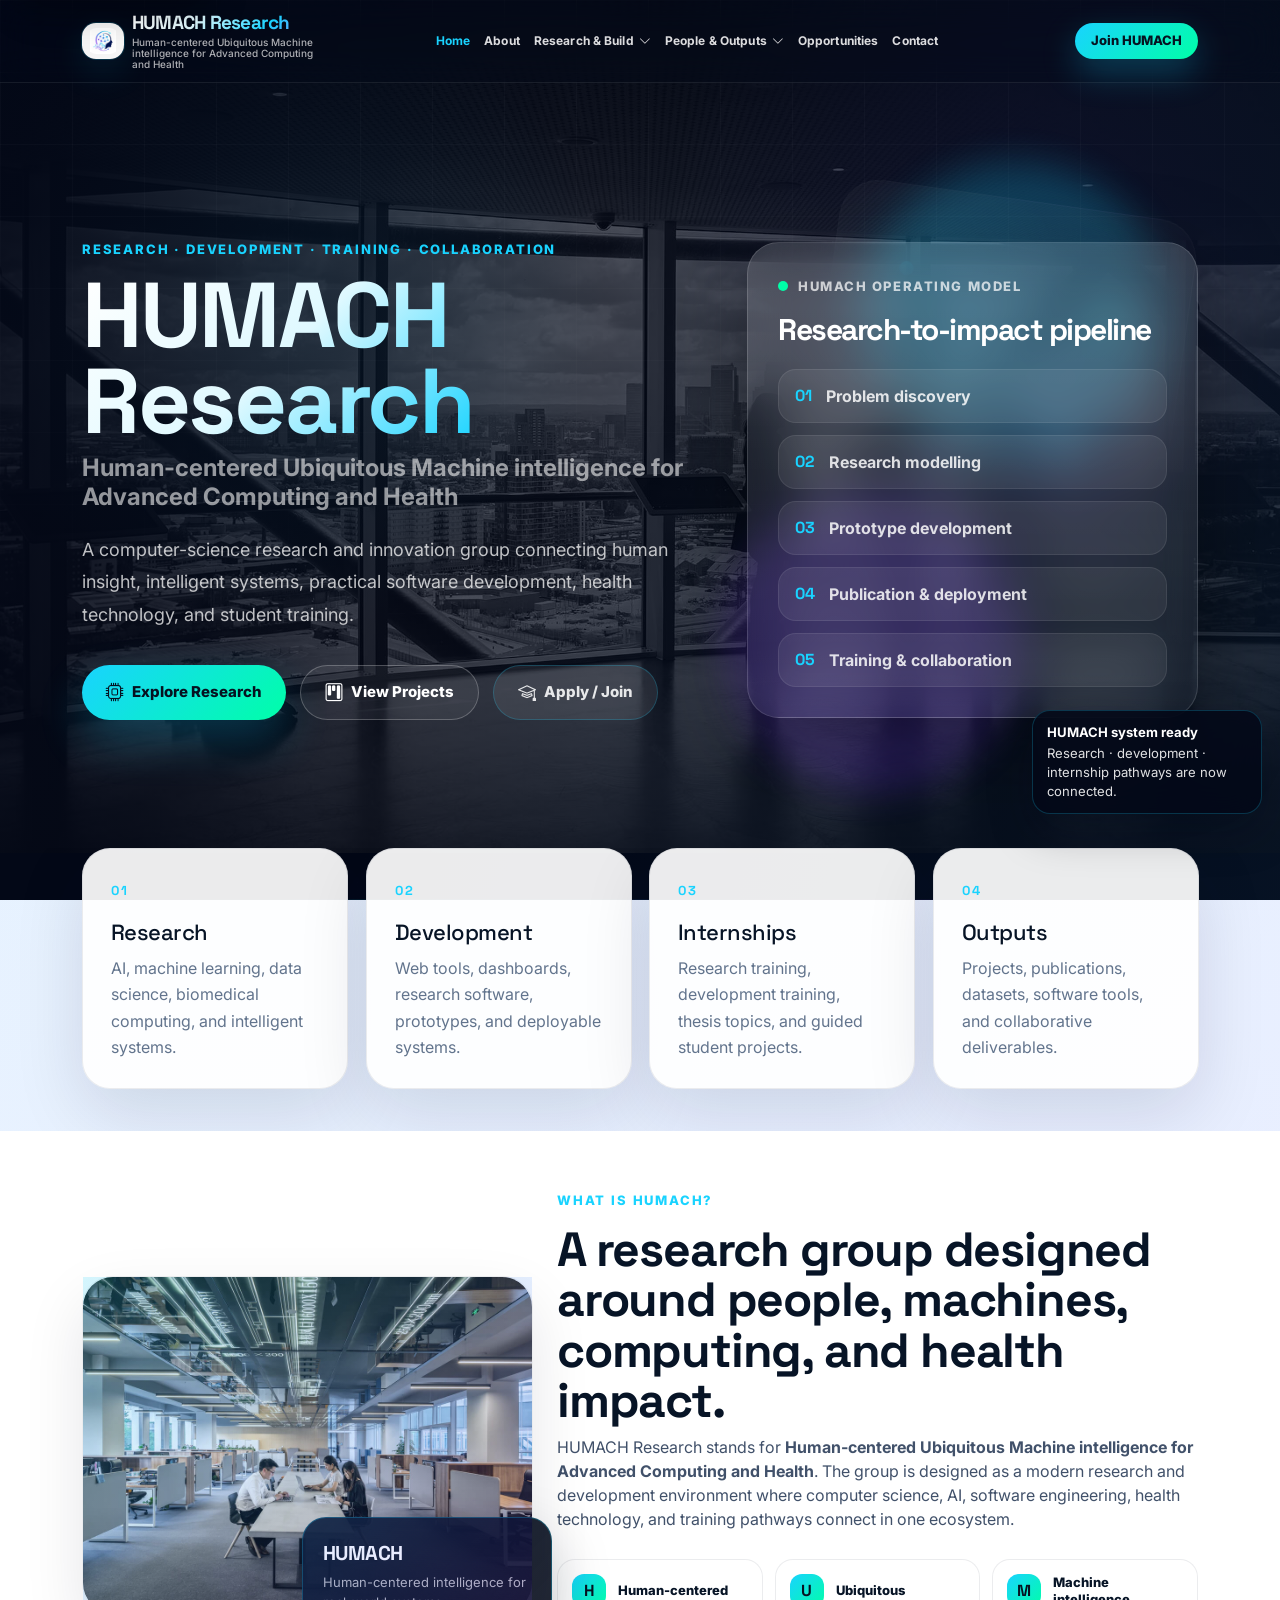
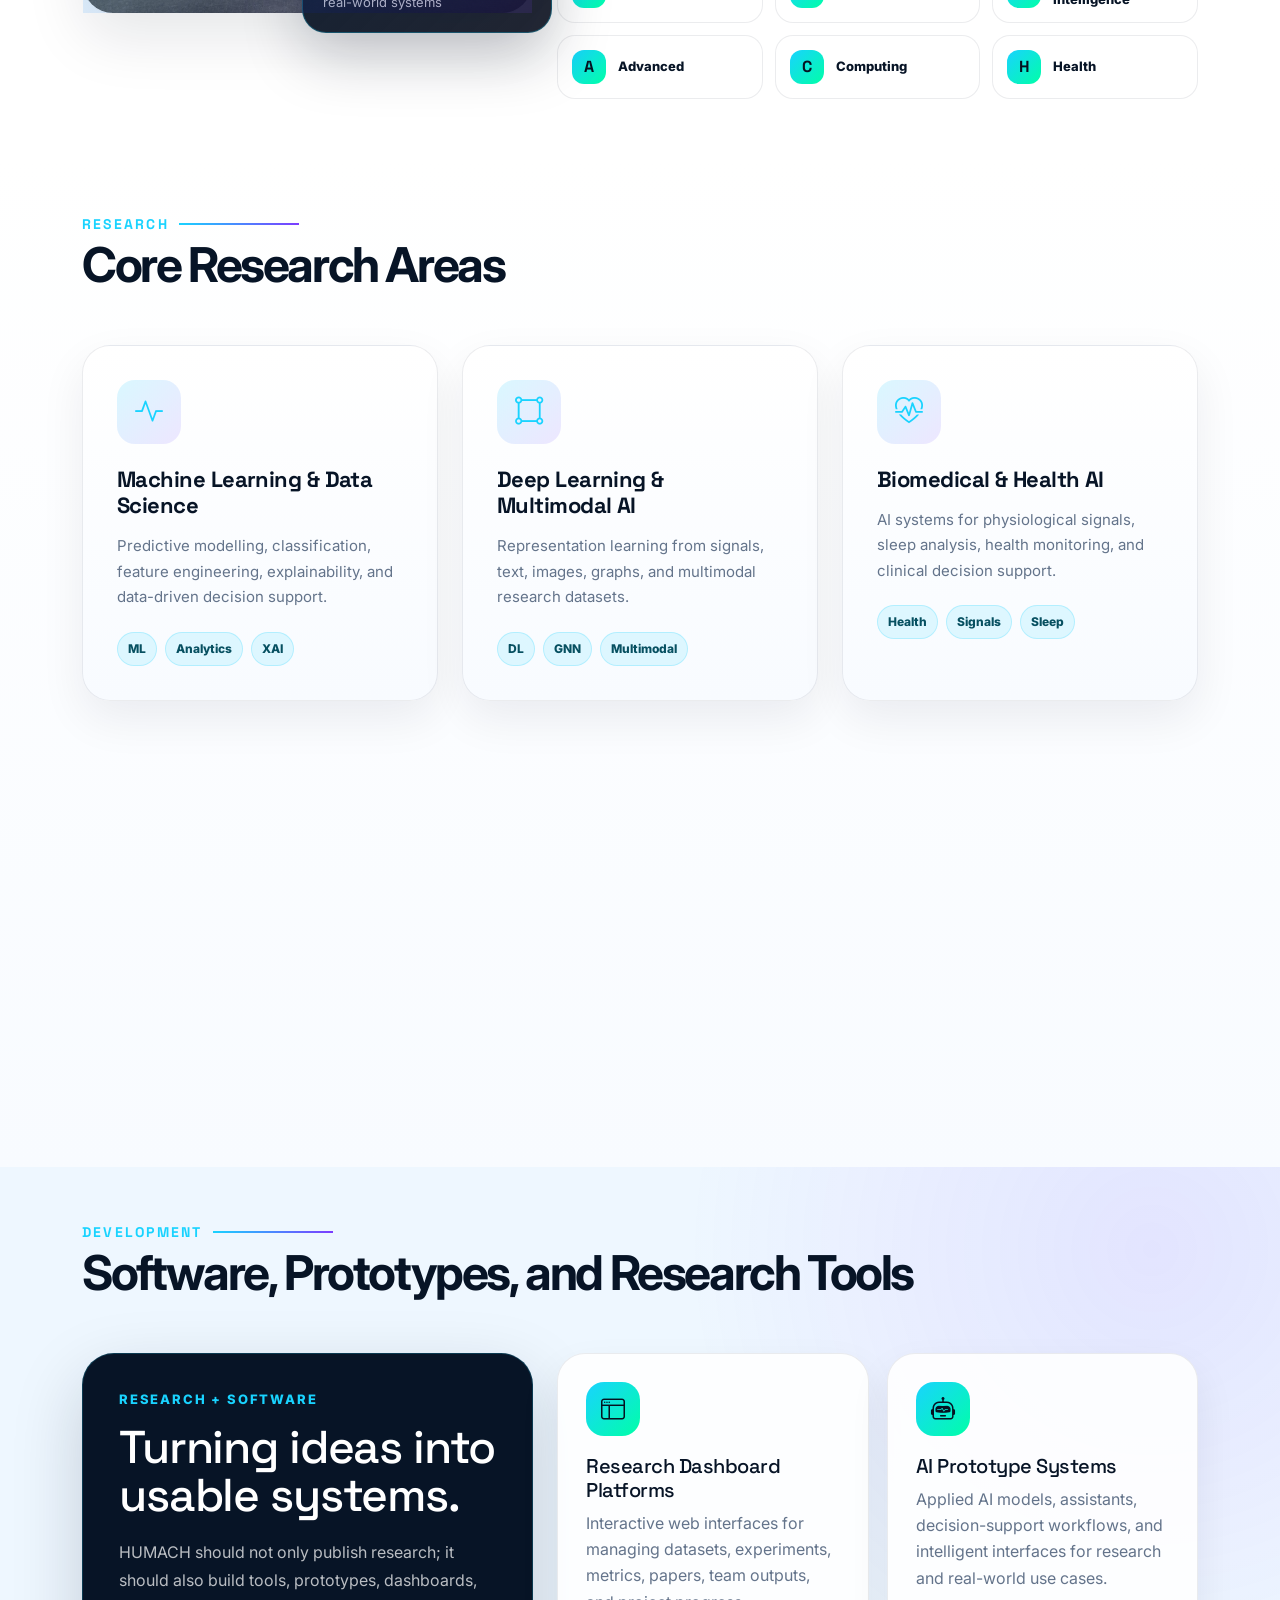
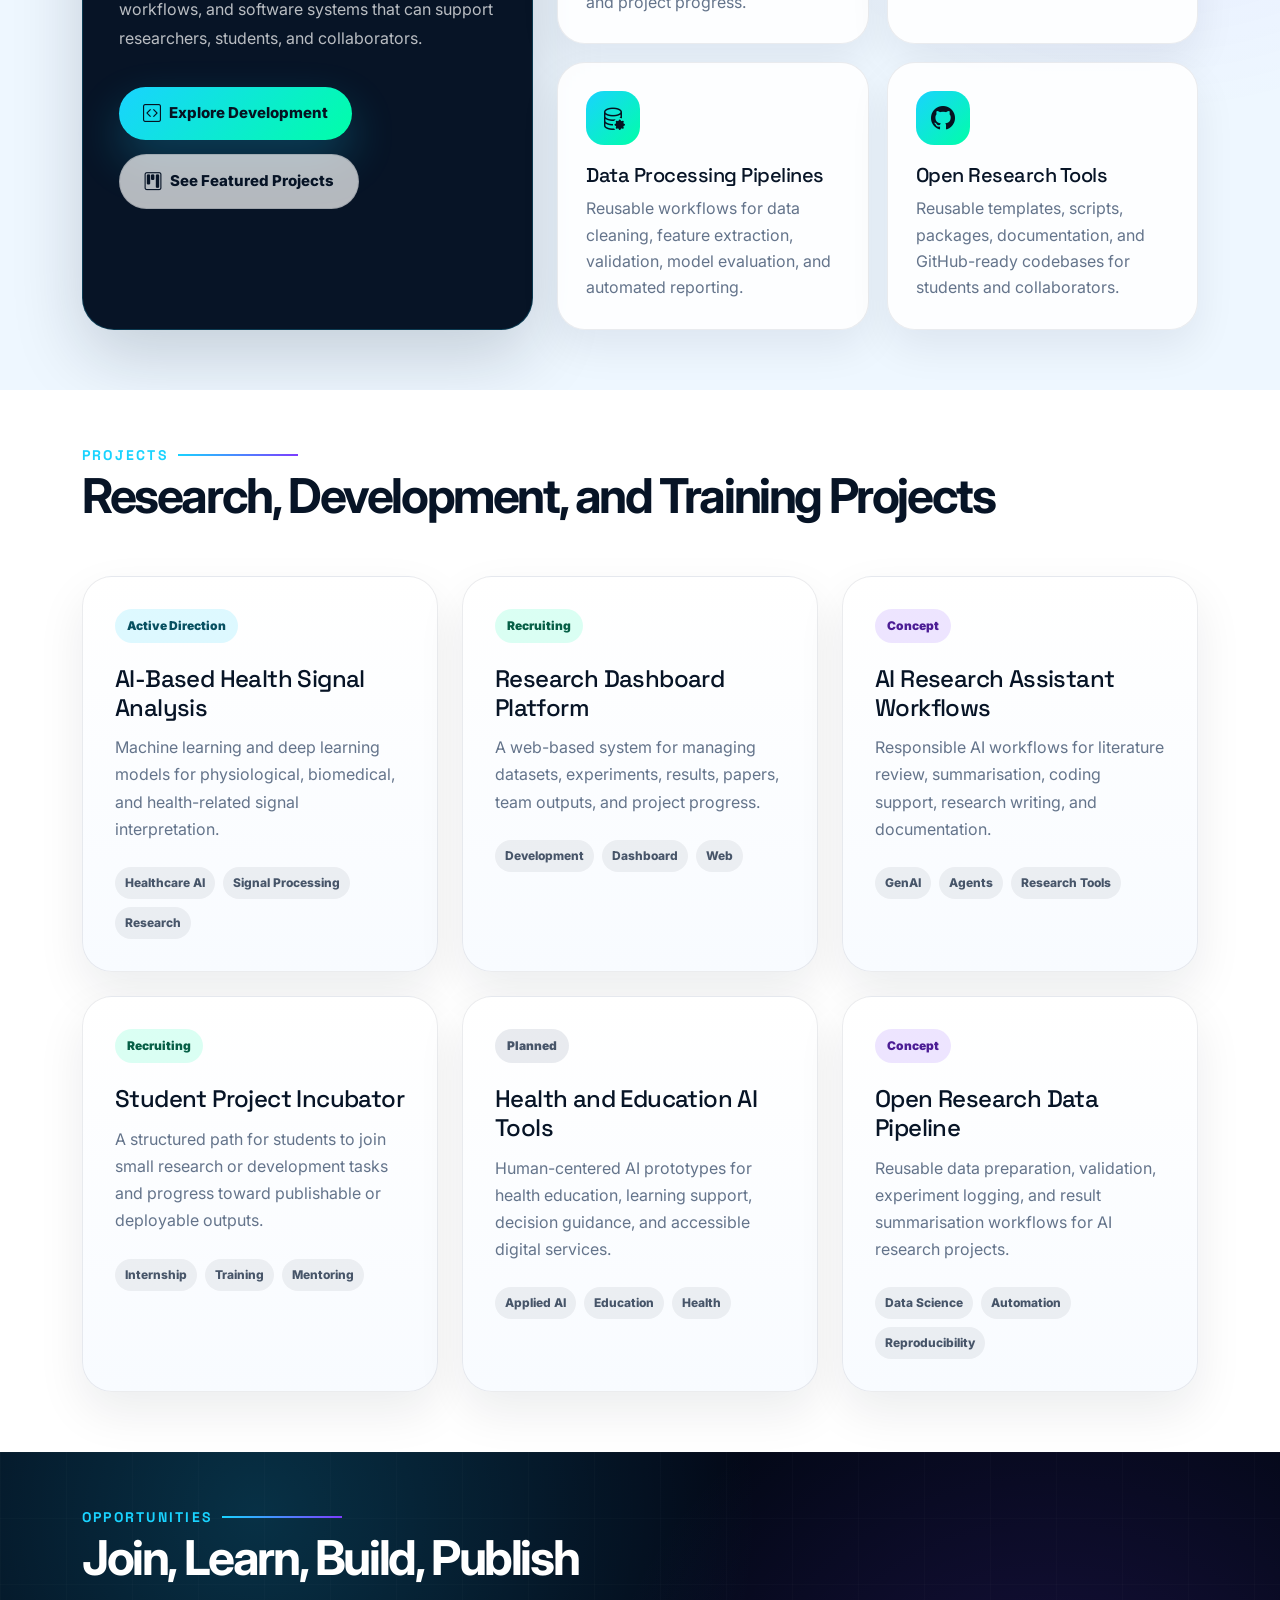
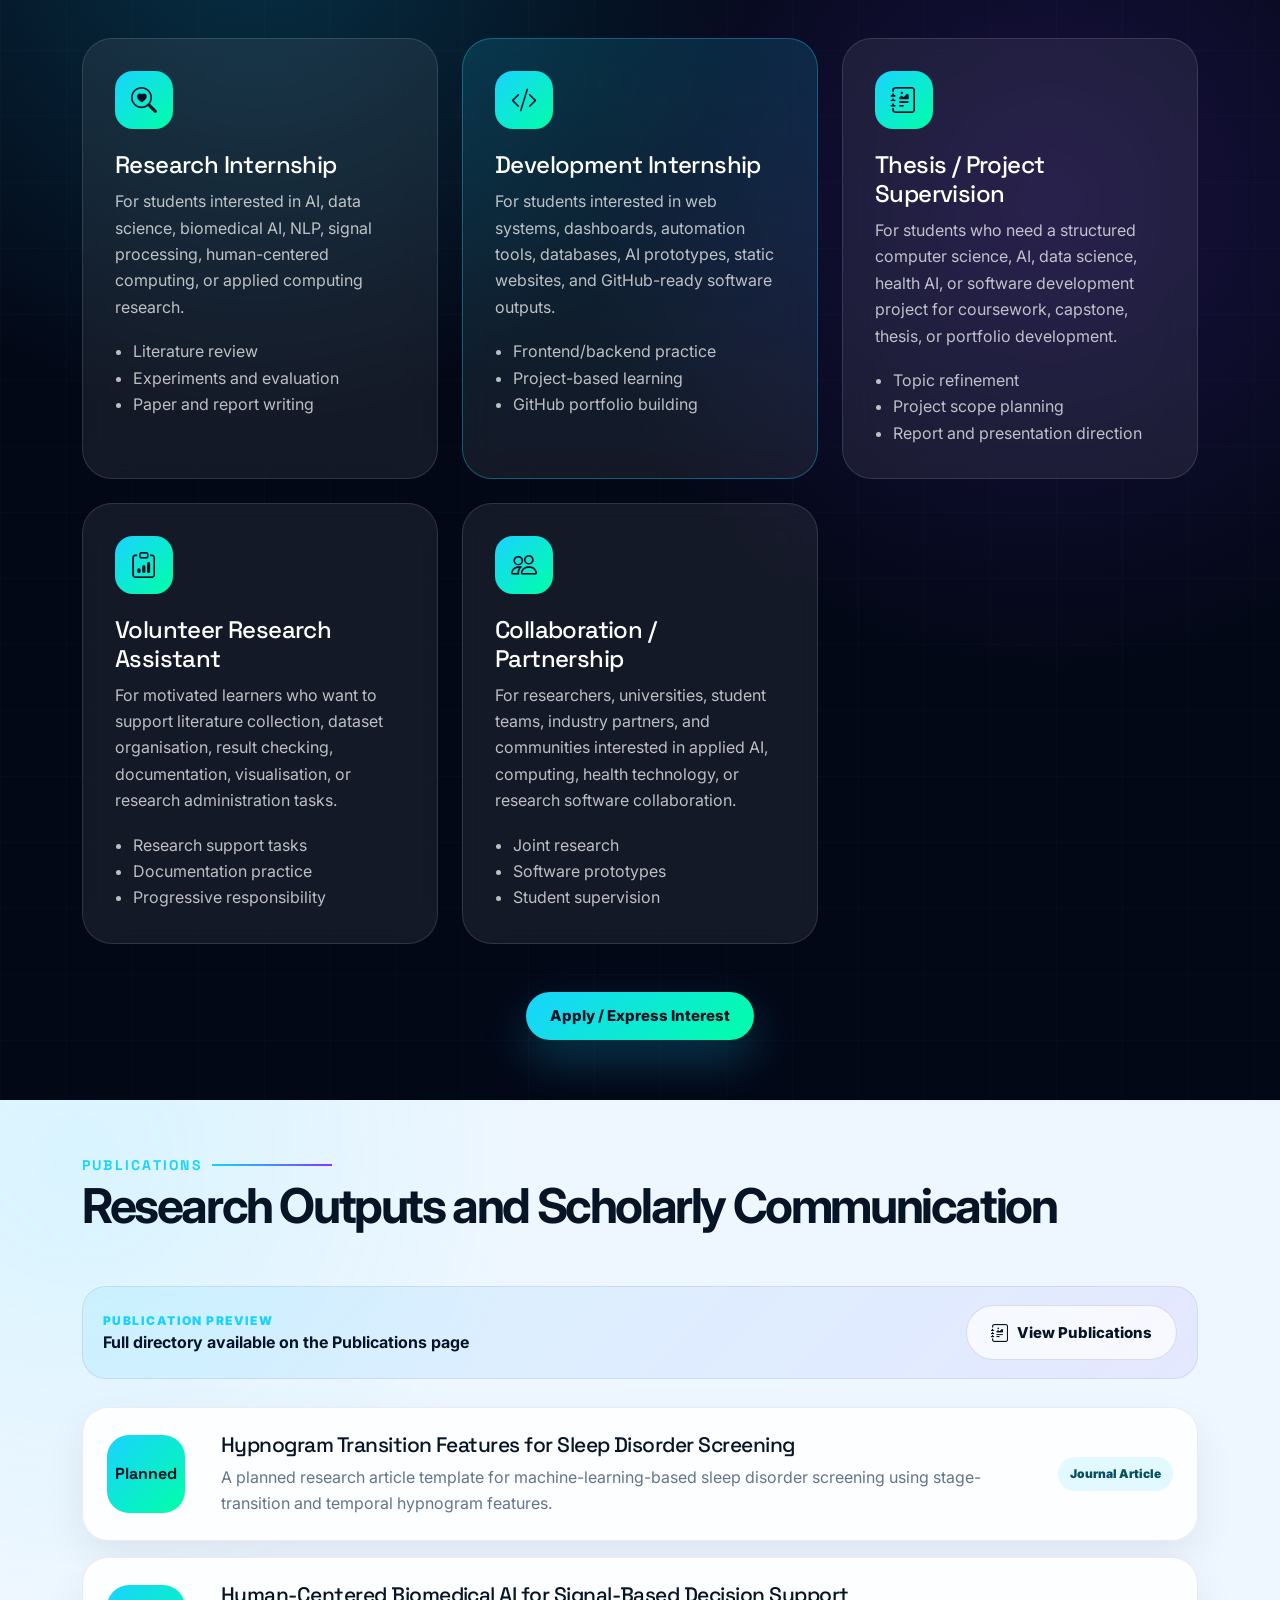
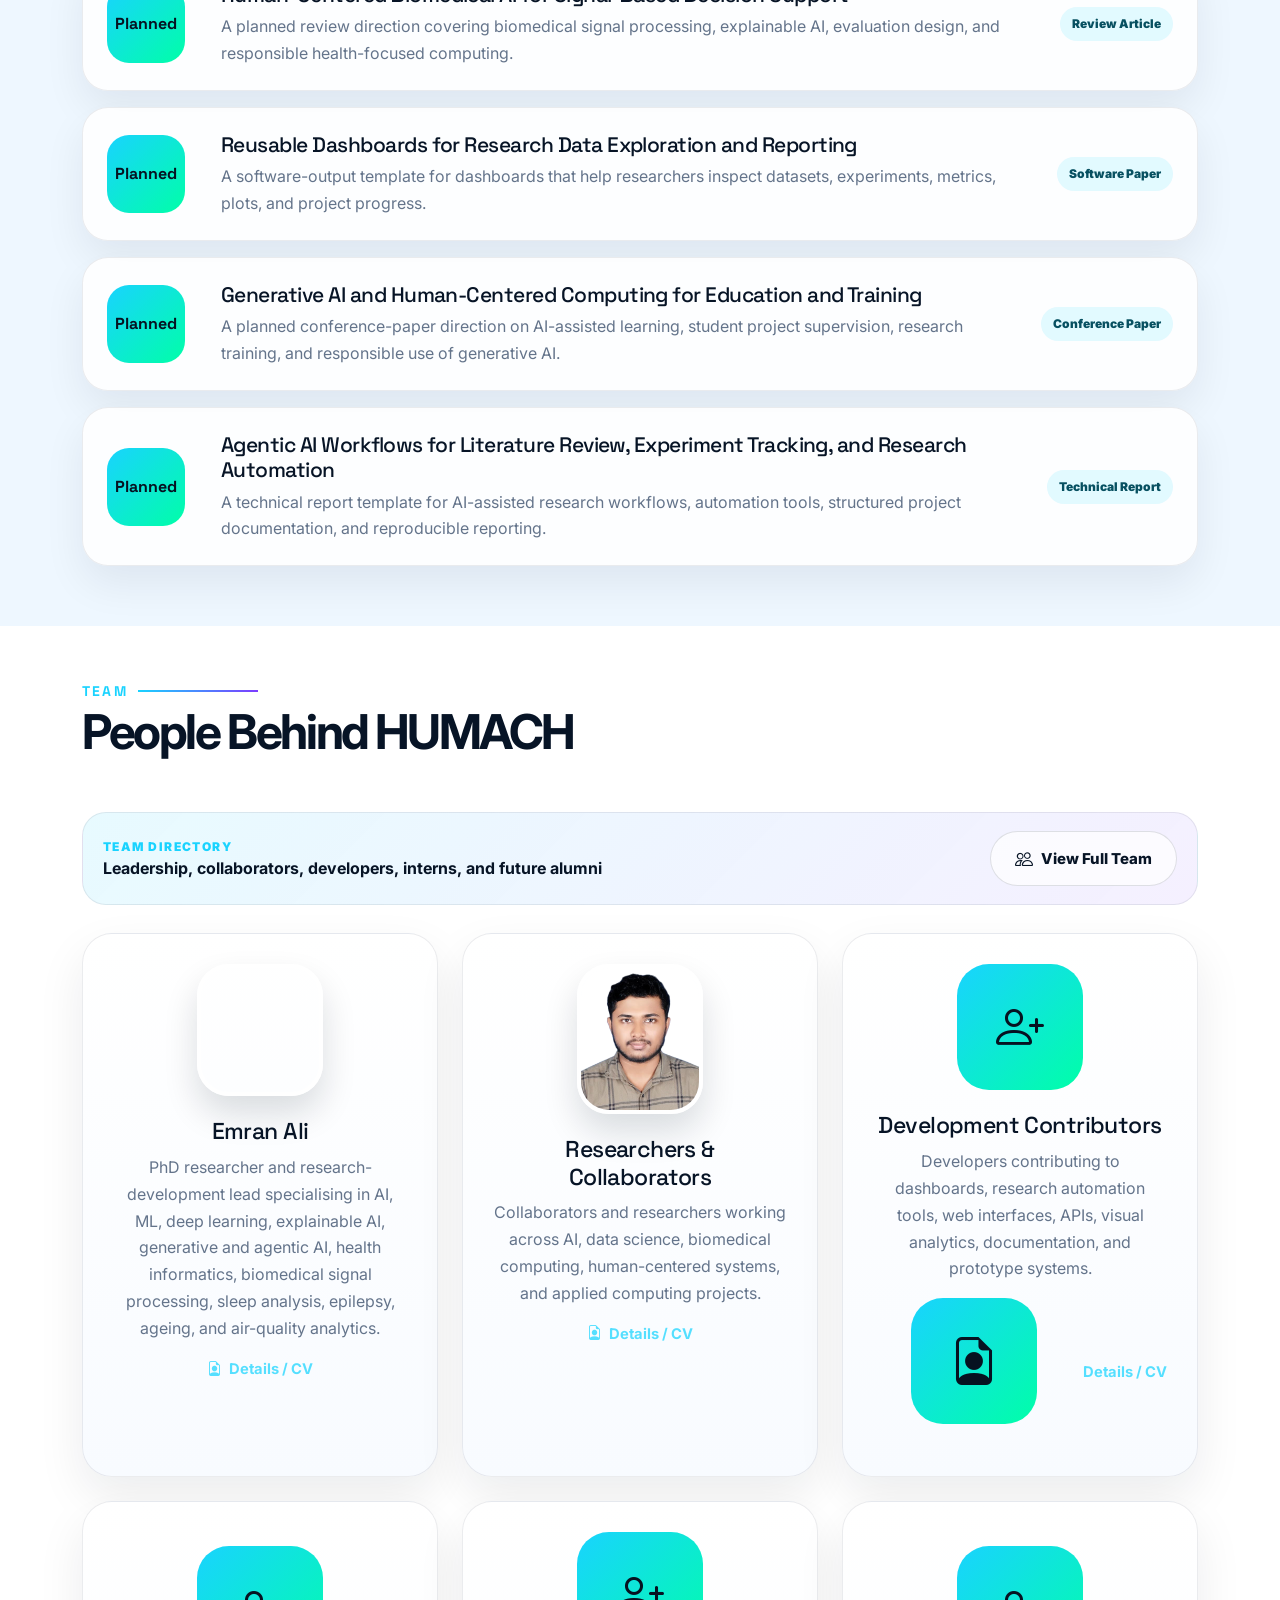
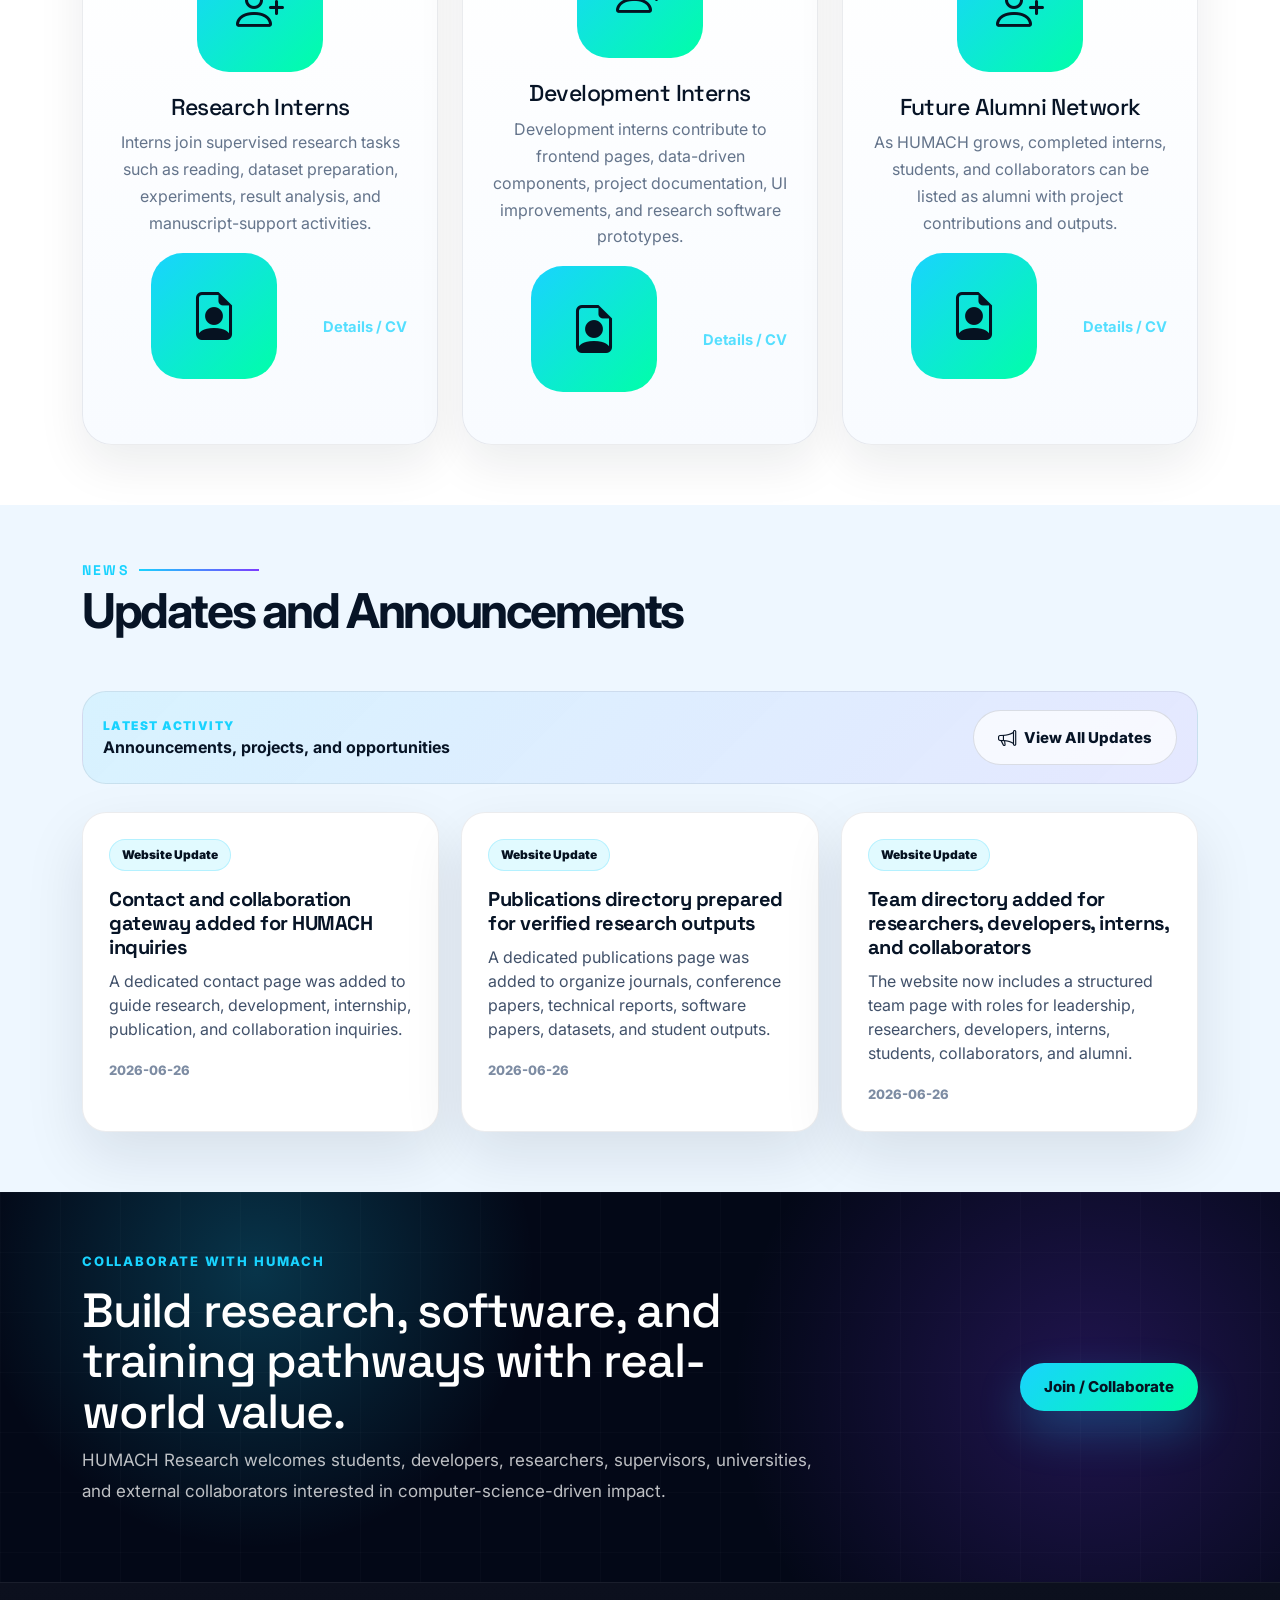
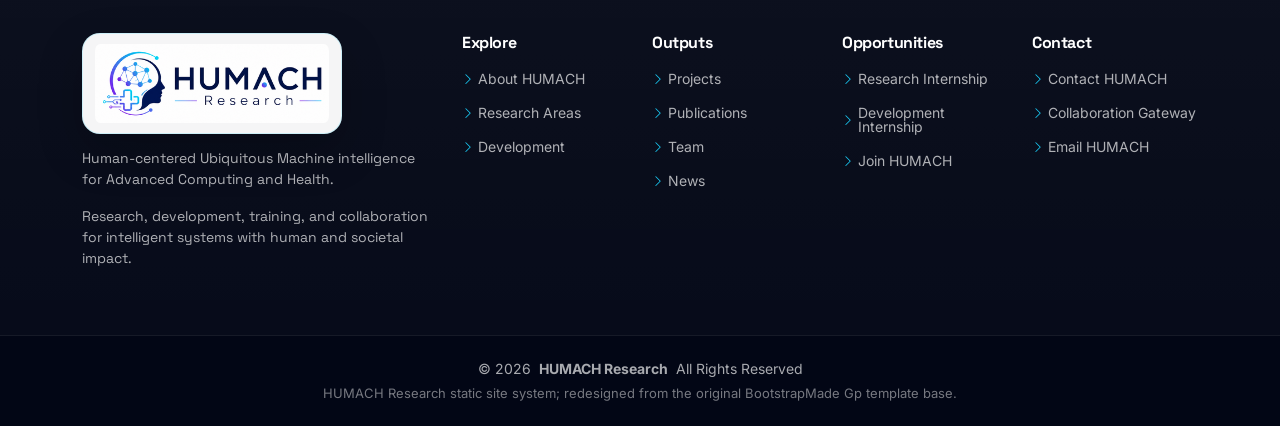
<file: index.html>
<!DOCTYPE html>
<html lang="en">

<head>
  <meta charset="utf-8">
  <meta content="width=device-width, initial-scale=1.0" name="viewport">
  <title>HUMACH Research | Human-centered Ubiquitous Machine intelligence for Advanced Computing and Health</title>
  <meta name="description" content="HUMACH Research advances Human-centered Ubiquitous Machine intelligence for Advanced Computing and Health through research, development, internships, projects, publications, and collaboration.">
  <meta name="keywords" content="HUMACH Research, human-centered AI, machine intelligence, advanced computing, health AI, research group, projects, publications, internships, development">

  <!-- Favicons -->
  <link href="assets/img/brand/humach-favicon-64.png" rel="icon">
  <link href="assets/img/brand/humach-apple-touch-icon.png" rel="apple-touch-icon">

  <!-- Fonts -->
  <link href="https://fonts.googleapis.com" rel="preconnect">
  <link href="https://fonts.gstatic.com" rel="preconnect" crossorigin>
  <link href="https://fonts.googleapis.com/css2?family=Inter:wght@300;400;500;600;700;800;900&family=Space+Grotesk:wght@400;500;600;700&display=swap" rel="stylesheet">

  <!-- Vendor CSS Files -->
  <link href="assets/vendor/bootstrap/css/bootstrap.min.css" rel="stylesheet">
  <link href="assets/vendor/bootstrap-icons/bootstrap-icons.css" rel="stylesheet">
  <link href="assets/vendor/aos/aos.css" rel="stylesheet">
  <link href="assets/vendor/swiper/swiper-bundle.min.css" rel="stylesheet">
  <link href="assets/vendor/glightbox/css/glightbox.min.css" rel="stylesheet">

  <!-- Main CSS Files -->
  <link href="assets/css/main.css" rel="stylesheet">
  <link href="assets/css/humach-theme.css" rel="stylesheet">
</head>

<body class="index-page humach-theme humach-step14 humach-step15">

  
  <a class="skip-link" href="#main-content">Skip to main content</a>
  <header id="header" class="header d-flex align-items-center fixed-top humach-header humach-global-header">
    <div class="container-fluid container-xl position-relative d-flex align-items-center justify-content-between">

      <a href="index.html#hero" class="logo humach-logo d-flex align-items-center me-auto me-lg-0" aria-label="HUMACH Research home">
        <img src="assets/img/brand/humach-logo-square-256.png" alt="HUMACH Research logo">
        <div class="brand-wordmark">
          <h1 class="sitename">HUMACH Research</h1>
          <small>Human-centered Ubiquitous Machine intelligence for Advanced Computing and Health</small>
        </div>
      </a>

      <nav id="navmenu" class="navmenu humach-navmenu" aria-label="Main navigation">
        <ul>
          <li><a href="index.html#hero" class="active" data-nav-section="home">Home</a></li>
          <li><a href="index.html#about" data-nav-section="about">About</a></li>
          <li class="dropdown"><a href="research.html" data-nav-section="research"><span>Research &amp; Build</span> <i class="bi bi-chevron-down toggle-dropdown" aria-hidden="true"></i></a>
            <ul>
              <li><a href="research.html">Research Areas</a></li>
              <li><a href="development.html">Development</a></li>
              <li><a href="projects.html">Projects</a></li>
            </ul>
          </li>
          <li class="dropdown"><a href="publications.html" data-nav-section="outputs"><span>People &amp; Outputs</span> <i class="bi bi-chevron-down toggle-dropdown" aria-hidden="true"></i></a>
            <ul>
              <li><a href="publications.html">Publications</a></li>
              <li><a href="team.html">Team</a></li>
              <li><a href="news.html">News</a></li>
            </ul>
          </li>
          <li><a href="opportunities.html" data-nav-section="opportunities">Opportunities</a></li>
          <li><a data-nav-section="contact" href="contact.html">Contact</a></li>
        </ul>
        <button class="mobile-nav-toggle d-xl-none bi bi-list" type="button" aria-label="Open mobile navigation" aria-controls="navmenu" aria-expanded="false"></button>
      </nav>

      <a class="btn-getstarted humach-nav-cta" href="https://docs.google.com/forms/d/e/1FAIpQLSc2rjl6WL0T1_B5Y9ua9td9W2VP8LtreweC3V4BgHKmEk9K3g/viewform?usp=publish-editor" target="_blank" rel="noopener">Join HUMACH</a>
    </div>
  </header>

  <main id="main-content" class="main" tabindex="-1">

    <!-- Hero Section -->
    <section id="hero" class="hero humach-hero section dark-background">
      <img src="assets/img/hero-bg.jpg" alt="Abstract technology background" data-aos="fade-in">
      <div class="hero-grid" aria-hidden="true"></div>
      <div class="hero-orb hero-orb-one" aria-hidden="true"></div>
      <div class="hero-orb hero-orb-two" aria-hidden="true"></div>
      <div class="hero-network-card" aria-hidden="true">
        <span></span><span></span><span></span><span></span><span></span>
      </div>

      <div class="container">
        <div class="row align-items-center gy-5">
          <div class="col-lg-7" data-aos="fade-up" data-aos-delay="100">
            <div class="brand-eyebrow">Research · Development · Training · Collaboration</div>
            <h2>HUMACH Research</h2>
            <p class="brand-full-name">Human-centered Ubiquitous Machine intelligence for Advanced Computing and Health</p>
            <p class="hero-lead">A computer-science research and innovation group connecting human insight, intelligent systems, practical software development, health technology, and student training.</p>

            <div class="hero-actions">
              <a class="btn-humach btn-humach-primary" href="research.html"><i class="bi bi-cpu"></i> Explore Research</a>
              <a class="btn-humach btn-humach-outline" href="projects.html"><i class="bi bi-kanban"></i> View Projects</a>
              <a class="btn-humach btn-humach-ghost" href="opportunities.html"><i class="bi bi-mortarboard"></i> Apply / Join</a>
            </div>
          </div>

          <div class="col-lg-5" data-aos="fade-left" data-aos-delay="250">
            <div class="hero-dashboard-card">
              <div class="dashboard-topline">
                <span class="pulse-dot"></span>
                <span>HUMACH Operating Model</span>
              </div>
              <div class="dashboard-title">Research-to-impact pipeline</div>
              <div class="pipeline-list">
                <div><strong>01</strong><span>Problem discovery</span></div>
                <div><strong>02</strong><span>Research modelling</span></div>
                <div><strong>03</strong><span>Prototype development</span></div>
                <div><strong>04</strong><span>Publication & deployment</span></div>
                <div><strong>05</strong><span>Training & collaboration</span></div>
              </div>
            </div>
          </div>
        </div>
      </div>
    </section><!-- /Hero Section -->

    <!-- Snapshot Section -->
    <section id="snapshot" class="humach-snapshot section">
      <div class="container" data-aos="fade-up">
        <div class="snapshot-grid">
          <div class="snapshot-card">
            <span>01</span>
            <h3>Research</h3>
            <p>AI, machine learning, data science, biomedical computing, and intelligent systems.</p>
          </div>
          <div class="snapshot-card">
            <span>02</span>
            <h3>Development</h3>
            <p>Web tools, dashboards, research software, prototypes, and deployable systems.</p>
          </div>
          <div class="snapshot-card">
            <span>03</span>
            <h3>Internships</h3>
            <p>Research training, development training, thesis topics, and guided student projects.</p>
          </div>
          <div class="snapshot-card">
            <span>04</span>
            <h3>Outputs</h3>
            <p>Projects, publications, datasets, software tools, and collaborative deliverables.</p>
          </div>
        </div>
      </div>
    </section><!-- /Snapshot Section -->
    <!-- About Section -->
    <section id="about" class="about humach-identity section light-background">
      <div class="container" data-aos="fade-up" data-aos-delay="100">
        <div class="row gy-5 align-items-center">
          <div class="col-lg-5">
            <div class="brand-image-panel humach-about-panel">
              <img src="assets/img/about.jpg" class="img-fluid" alt="Research collaboration and computing workspace">
              <div class="about-floating-badge">
                <strong>HUMACH</strong>
                <span>Human-centered intelligence for real-world systems</span>
              </div>
            </div>
          </div>

          <div class="col-lg-7 content">
            <div class="section-kicker">What is HUMACH?</div>
            <h3>A research group designed around people, machines, computing, and health impact.</h3>
            <p>
              HUMACH Research stands for <strong>Human-centered Ubiquitous Machine intelligence for Advanced Computing and Health</strong>. The group is designed as a modern research and development environment where computer science, AI, software engineering, health technology, and training pathways connect in one ecosystem.
            </p>
            <div class="acronym-strip">
              <div><strong>H</strong><span>Human-centered</span></div>
              <div><strong>U</strong><span>Ubiquitous</span></div>
              <div><strong>M</strong><span>Machine intelligence</span></div>
              <div><strong>A</strong><span>Advanced</span></div>
              <div><strong>C</strong><span>Computing</span></div>
              <div><strong>H</strong><span>Health</span></div>
            </div>
          </div>
        </div>
      </div>
    </section><!-- /About Section -->

    <!-- Research Section -->
    <section id="research" class="services humach-services humach-research section">
      <div class="container section-title" data-aos="fade-up" data-humach-section-title="research">
        <h2>Research</h2>
        <p>Core Research Areas</p>
      </div>

      <div class="container">
        <div class="row gy-4" data-humach-render="research-areas">
          <div class="col-lg-4 col-md-6" data-aos="fade-up" data-aos-delay="100">
            <div class="service-item research-card position-relative">
              <div class="icon"><i class="bi bi-activity"></i></div>
              <h3>Machine Learning & Data Science</h3>
              <p>Predictive modelling, classification, feature engineering, explainability, and data-driven decision support.</p>
              <div class="tag-row"><span>ML</span><span>Analytics</span><span>XAI</span></div>
            </div>
          </div>

          <div class="col-lg-4 col-md-6" data-aos="fade-up" data-aos-delay="180">
            <div class="service-item research-card position-relative">
              <div class="icon"><i class="bi bi-bounding-box-circles"></i></div>
              <h3>Deep Learning & Multimodal AI</h3>
              <p>Representation learning from signals, text, images, graphs, and multimodal research datasets.</p>
              <div class="tag-row"><span>DL</span><span>GNN</span><span>Multimodal</span></div>
            </div>
          </div>

          <div class="col-lg-4 col-md-6" data-aos="fade-up" data-aos-delay="260">
            <div class="service-item research-card position-relative">
              <div class="icon"><i class="bi bi-heart-pulse"></i></div>
              <h3>Biomedical & Health AI</h3>
              <p>AI systems for physiological signals, sleep analysis, health monitoring, and clinical decision support.</p>
              <div class="tag-row"><span>Health</span><span>Signals</span><span>Sleep</span></div>
            </div>
          </div>

          <div class="col-lg-4 col-md-6" data-aos="fade-up" data-aos-delay="340">
            <div class="service-item research-card position-relative">
              <div class="icon"><i class="bi bi-chat-square-text"></i></div>
              <h3>NLP, Generative AI & Agents</h3>
              <p>Language AI, domain assistants, research automation, responsible generation, and agentic workflows.</p>
              <div class="tag-row"><span>NLP</span><span>GenAI</span><span>Agents</span></div>
            </div>
          </div>

          <div class="col-lg-4 col-md-6" data-aos="fade-up" data-aos-delay="420">
            <div class="service-item research-card position-relative">
              <div class="icon"><i class="bi bi-code-square"></i></div>
              <h3>Software Engineering Research</h3>
              <p>Human-centered software systems, web platforms, research tools, automation, and applied development practices.</p>
              <div class="tag-row"><span>Software</span><span>Web</span><span>Tools</span></div>
            </div>
          </div>

          <div class="col-lg-4 col-md-6" data-aos="fade-up" data-aos-delay="500">
            <div class="service-item research-card position-relative">
              <div class="icon"><i class="bi bi-mortarboard"></i></div>
              <h3>AI for Education & Training</h3>
              <p>Student-centred learning systems, intelligent tutors, assessment support, and research-skill development.</p>
              <div class="tag-row"><span>Education</span><span>Training</span><span>Learning</span></div>
            </div>
          </div>
        </div>
      </div>
    </section><!-- /Research Section -->

    <!-- Development Section -->
    <section id="development" class="humach-development section light-background">
      <div class="container section-title" data-aos="fade-up" data-humach-section-title="development">
        <h2>Development</h2>
        <p>What HUMACH Builds</p>
      </div>

      <div class="container">
        <div class="row gy-4 align-items-stretch">
          <div class="col-lg-5" data-aos="fade-right">
            <div class="development-feature-card">
              <div class="section-kicker">Research + Software</div>
              <h3>Turning ideas into usable systems.</h3>
              <p>HUMACH should not only publish research; it should also build tools, prototypes, dashboards, workflows, and software systems that can support researchers, students, and collaborators.</p>
              <div class="hero-actions"><a href="development.html" class="btn-humach btn-humach-primary"><i class="bi bi-code-square"></i> Explore Development</a><a href="projects.html" class="btn-humach btn-humach-outline dark-text"><i class="bi bi-kanban"></i> See Featured Projects</a></div>
            </div>
          </div>
          <div class="col-lg-7" data-aos="fade-left" data-aos-delay="150">
            <div class="development-grid" data-humach-render="development-items">
              <div><i class="bi bi-window-sidebar"></i><h4>Research Dashboards</h4><p>Interactive views for data, results, experiments, and project progress.</p></div>
              <div><i class="bi bi-robot"></i><h4>AI Prototypes</h4><p>Applied models, assistants, pipelines, and intelligent decision systems.</p></div>
              <div><i class="bi bi-database-gear"></i><h4>Data Pipelines</h4><p>Reusable workflows for preprocessing, analysis, validation, and reporting.</p></div>
              <div><i class="bi bi-github"></i><h4>Open Tools</h4><p>Reusable codebases, templates, packages, and documentation for teams.</p></div>
            </div>
          </div>
        </div>
      </div>
    </section><!-- /Development Section -->

    <!-- Projects Section -->
    <section id="projects" class="humach-projects section">
      <div class="container section-title" data-aos="fade-up" data-humach-section-title="projects">
        <h2>Projects</h2>
        <p>Featured Project Directions</p>
      </div>

      <div class="container">
        <div class="row gy-4" data-humach-render="projects-preview">
          <div class="col-lg-4 col-md-6" data-aos="fade-up" data-aos-delay="100">
            <article class="project-card">
              <div class="project-status active">Active Direction</div>
              <h3>AI-Based Health Signal Analysis</h3>
              <p>Machine learning and deep learning models for physiological and biomedical signal interpretation.</p>
              <div class="project-meta"><span>Healthcare AI</span><span>Research</span></div>
            </article>
          </div>

          <div class="col-lg-4 col-md-6" data-aos="fade-up" data-aos-delay="180">
            <article class="project-card">
              <div class="project-status recruiting">Recruiting</div>
              <h3>Research Dashboard Platform</h3>
              <p>A web-based system for managing datasets, experiments, results, papers, and team outputs.</p>
              <div class="project-meta"><span>Development</span><span>Web</span></div>
            </article>
          </div>

          <div class="col-lg-4 col-md-6" data-aos="fade-up" data-aos-delay="260">
            <article class="project-card">
              <div class="project-status concept">Concept</div>
              <h3>AI Research Assistant Workflows</h3>
              <p>Responsible AI tools for literature review, summarisation, coding support, and research documentation.</p>
              <div class="project-meta"><span>GenAI</span><span>Agents</span></div>
            </article>
          </div>
        </div>
      </div>
    </section><!-- /Projects Section -->

    <!-- Opportunities Section -->
    <section id="opportunities" class="humach-opportunities section dark-background">
      <div class="container section-title" data-aos="fade-up" data-humach-section-title="opportunities">
        <h2>Opportunities</h2>
        <p>Join, Learn, Build, Publish</p>
      </div>

      <div class="container">
        <div class="row gy-4" data-humach-render="opportunities-preview">
          <div class="col-lg-4" data-aos="fade-up" data-aos-delay="100">
            <div class="opportunity-card">
              <i class="bi bi-search-heart"></i>
              <h3>Research Internship</h3>
              <p>For students interested in AI, data science, biomedical AI, NLP, or applied computing research.</p>
              <ul>
                <li>Literature review</li>
                <li>Experiments and evaluation</li>
                <li>Paper and report writing</li>
              </ul>
            </div>
          </div>

          <div class="col-lg-4" data-aos="fade-up" data-aos-delay="200">
            <div class="opportunity-card highlighted">
              <i class="bi bi-code-slash"></i>
              <h3>Development Internship</h3>
              <p>For students interested in web systems, dashboards, automation tools, databases, and AI prototypes.</p>
              <ul>
                <li>Frontend/backend practice</li>
                <li>Project-based learning</li>
                <li>GitHub portfolio building</li>
              </ul>
            </div>
          </div>

          <div class="col-lg-4" data-aos="fade-up" data-aos-delay="300">
            <div class="opportunity-card">
              <i class="bi bi-people"></i>
              <h3>Collaboration</h3>
              <p>For researchers, universities, student teams, and partners interested in applied AI and computing projects.</p>
              <ul>
                <li>Joint research</li>
                <li>Software prototypes</li>
                <li>Student supervision</li>
              </ul>
            </div>
          </div>
        </div>

        <div class="text-center mt-5" data-aos="fade-up" data-aos-delay="380">
          <a class="btn-humach btn-humach-primary" href="https://docs.google.com/forms/d/e/1FAIpQLSc2rjl6WL0T1_B5Y9ua9td9W2VP8LtreweC3V4BgHKmEk9K3g/viewform?usp=publish-editor" target="_blank" rel="noopener">Apply / Express Interest</a>
        </div>
      </div>
    </section><!-- /Opportunities Section -->

    <!-- Publications Section -->
    <section id="publications" class="humach-publications section light-background">
      <div class="container section-title" data-aos="fade-up" data-humach-section-title="publications">
        <h2>Publications</h2>
        <p>Selected Output Preview</p>
      </div>

      <div class="container">
        <div class="research-toolbar publication-toolbar" data-aos="fade-up" data-aos-delay="80">
          <div>
            <span>Publication preview</span>
            <strong>Full directory available on the Publications page</strong>
          </div>
          <a class="btn-humach btn-humach-outline dark-text" href="publications.html"><i class="bi bi-journal-richtext"></i> View Publications</a>
        </div>

        <div class="publication-list" data-aos="fade-up" data-aos-delay="100" data-humach-render="publications-preview">
          <article class="publication-item">
            <div class="pub-year">Future</div>
            <div>
              <h3>Journal and conference publications will be listed here.</h3>
              <p>Each item should later include title, authors, venue, year, DOI, paper link, code link, and related project.</p>
            </div>
            <span class="pub-type">Template</span>
          </article>

          <article class="publication-item">
            <div class="pub-year">Data</div>
            <div>
              <h3>Publication data should eventually come from a JSON file.</h3>
              <p>This will make it easier to add new papers without rewriting the page design.</p>
            </div>
            <span class="pub-type">Planned</span>
          </article>
        </div>
      </div>
    </section><!-- /Publications Section -->

    <!-- Team Section -->
    <section id="team" class="humach-team-preview section">
      <div class="container section-title" data-aos="fade-up" data-humach-section-title="team">
        <h2>Team</h2>
        <p>People Behind HUMACH</p>
      </div>

      <div class="container">
        <div class="research-toolbar team-preview-toolbar" data-aos="fade-up" data-aos-delay="80">
          <div>
            <span>Team directory</span>
            <strong>Leadership, collaborators, developers, interns, and future alumni</strong>
          </div>
          <a class="btn-humach btn-humach-outline dark-text" href="team.html"><i class="bi bi-people"></i> View Full Team</a>
        </div>
        <div class="row gy-4" data-humach-render="team-preview">
          <div class="col-lg-4 col-md-6" data-aos="fade-up" data-aos-delay="100">
            <div class="team-preview-card">
              <img src="assets/img/emran.jpg" alt="HUMACH team member">
              <h3>Research Lead</h3>
              <p>Research direction, supervision, publications, and collaborations.</p>
            </div>
          </div>
          <div class="col-lg-4 col-md-6" data-aos="fade-up" data-aos-delay="180">
            <div class="team-preview-card">
              <img src="assets/img/ashikur.png" alt="HUMACH team member">
              <h3>Researchers & Collaborators</h3>
              <p>Contributors working on AI, data science, biomedical computing, and applied projects.</p>
            </div>
          </div>
          <div class="col-lg-4 col-md-6" data-aos="fade-up" data-aos-delay="260">
            <div class="team-preview-card empty-profile">
              <i class="bi bi-person-plus"></i>
              <h3>Interns & Students</h3>
              <p>Future members will be presented through structured profile cards and research interests.</p>
            </div>
          </div>
        </div>
      </div>
    </section><!-- /Team Section -->


    <!-- News Preview Section -->
    <section id="news" class="humach-news-preview section light-background">
      <div class="container section-title" data-aos="fade-up" data-humach-section-title="news">
        <h2>News</h2>
        <p>Updates and Announcements</p>
      </div>

      <div class="container">
        <div class="research-toolbar news-home-toolbar" data-aos="fade-up" data-aos-delay="80">
          <div>
            <span>Latest activity</span>
            <strong>Announcements, projects, and opportunities</strong>
          </div>
          <a class="btn-humach btn-humach-outline dark-text" href="news.html"><i class="bi bi-megaphone"></i> View All Updates</a>
        </div>

        <div class="news-mini-grid" data-humach-render="news-preview" data-aos="fade-up" data-aos-delay="100">
          <article class="news-mini-card">
            <span>Website Update</span>
            <h3>HUMACH data-driven website structure created</h3>
            <p>The website now includes structured JSON files for future content updates.</p>
            <time datetime="2026-06-26">2026-06-26</time>
          </article>
        </div>
      </div>
    </section><!-- /News Preview Section -->

    <!-- Collaboration CTA Section -->
    <section id="collaborate" class="humach-cta section dark-background">
      <div class="container" data-aos="zoom-in" data-aos-delay="100">
        <div class="row align-items-center gy-4">
          <div class="col-lg-8">
            <div class="section-kicker">Collaborate With HUMACH</div>
            <h3>Build research, software, and training pathways with real-world value.</h3>
            <p>HUMACH Research welcomes students, developers, researchers, supervisors, universities, and external collaborators interested in computer-science-driven impact.</p>
          </div>
          <div class="col-lg-4 text-lg-end">
            <a class="btn-humach btn-humach-primary" href="https://docs.google.com/forms/d/e/1FAIpQLSc2rjl6WL0T1_B5Y9ua9td9W2VP8LtreweC3V4BgHKmEk9K3g/viewform?usp=publish-editor" target="_blank" rel="noopener">Join / Collaborate</a>
          </div>
        </div>
      </div>
    </section><!-- /Collaboration CTA Section -->

  </main>
  <footer id="footer" class="footer humach-footer dark-background">
    <div class="footer-top">
      <div class="container">
        <div class="row gy-4">
          <div class="col-lg-4 col-md-12 footer-about">
            <a aria-label="HUMACH Research home" href="index.html#hero" class="logo d-flex align-items-center">
              <img src="assets/img/brand/humach-logo-footer.png" alt="HUMACH Research logo">
            </a>
            <p>Human-centered Ubiquitous Machine intelligence for Advanced Computing and Health.</p>
            <p class="footer-tagline">Research, development, training, and collaboration for intelligent systems with human and societal impact.</p>
          </div>

          <div class="col-lg-2 col-6 footer-links">
            <h4>Explore</h4>
            <ul>
              <li><i class="bi bi-chevron-right"></i> <a href="index.html#about">About HUMACH</a></li>
              <li><i class="bi bi-chevron-right"></i> <a href="research.html">Research Areas</a></li>
              <li><i class="bi bi-chevron-right"></i> <a href="development.html">Development</a></li>
            </ul>
          </div>

          <div class="col-lg-2 col-6 footer-links">
            <h4>Outputs</h4>
            <ul>
              <li><i class="bi bi-chevron-right"></i> <a href="projects.html">Projects</a></li>
              <li><i class="bi bi-chevron-right"></i> <a href="publications.html">Publications</a></li>
              <li><i class="bi bi-chevron-right"></i> <a href="team.html">Team</a></li>
              <li><i class="bi bi-chevron-right"></i> <a href="news.html">News</a></li>
            </ul>
          </div>

          <div class="col-lg-2 col-6 footer-links">
            <h4>Opportunities</h4>
            <ul>
              <li><i class="bi bi-chevron-right"></i> <a href="opportunities.html">Research Internship</a></li>
              <li><i class="bi bi-chevron-right"></i> <a href="opportunities.html">Development Internship</a></li>
              <li><i class="bi bi-chevron-right"></i> <a href="https://docs.google.com/forms/d/e/1FAIpQLSc2rjl6WL0T1_B5Y9ua9td9W2VP8LtreweC3V4BgHKmEk9K3g/viewform?usp=publish-editor" target="_blank" rel="noopener">Join HUMACH</a></li>
            </ul>
          </div>

          <div class="col-lg-2 col-6 footer-links">
            <h4>Contact</h4>
            <ul>
              <li><i class="bi bi-chevron-right"></i> <a href="contact.html">Contact HUMACH</a></li>
              <li><i class="bi bi-chevron-right"></i> <a href="contact.html#contact-gateway">Collaboration Gateway</a></li>
              <li><i class="bi bi-chevron-right"></i> <a href="mailto:contact@humachresearch.org">Email HUMACH</a></li>
            </ul>
          </div>
        </div>
      </div>
    </div>

    <div class="copyright">
      <div class="container text-center">
        <p>© <span data-current-year>2026</span> <strong class="px-1 sitename">HUMACH Research</strong> <span>All Rights Reserved</span></p>
        <div class="credits">
          HUMACH Research static site system; redesigned from the original BootstrapMade Gp template base.
        </div>
      </div>
    </div>
  </footer>

  <!-- Scroll Top -->
  <a href="#" id="scroll-top" class="scroll-top d-flex align-items-center justify-content-center" aria-label="Back to top"><i class="bi bi-arrow-up-short"></i></a>

  <!-- Preloader -->
  <div id="preloader" aria-hidden="true"></div>

  <!-- Vendor JS Files -->
  <script src="assets/vendor/bootstrap/js/bootstrap.bundle.min.js"></script>
  <script src="assets/vendor/php-email-form/validate.js"></script>
  <script src="assets/vendor/aos/aos.js"></script>
  <script src="assets/vendor/swiper/swiper-bundle.min.js"></script>
  <script src="assets/vendor/glightbox/js/glightbox.min.js"></script>
  <script src="assets/vendor/imagesloaded/imagesloaded.pkgd.min.js"></script>
  <script src="assets/vendor/isotope-layout/isotope.pkgd.min.js"></script>
  <script src="assets/vendor/purecounter/purecounter_vanilla.js"></script>

  <!-- Main JS File -->
  <script src="assets/js/main.js"></script>
  <script src="assets/js/humach-ui.js"></script>
  <script src="assets/js/humach-data-loader.js"></script>
  <script src="assets/js/humach-member-cv.js"></script>
  <script src="assets/js/humach-polish.js"></script>

</body>

</html>
</file>
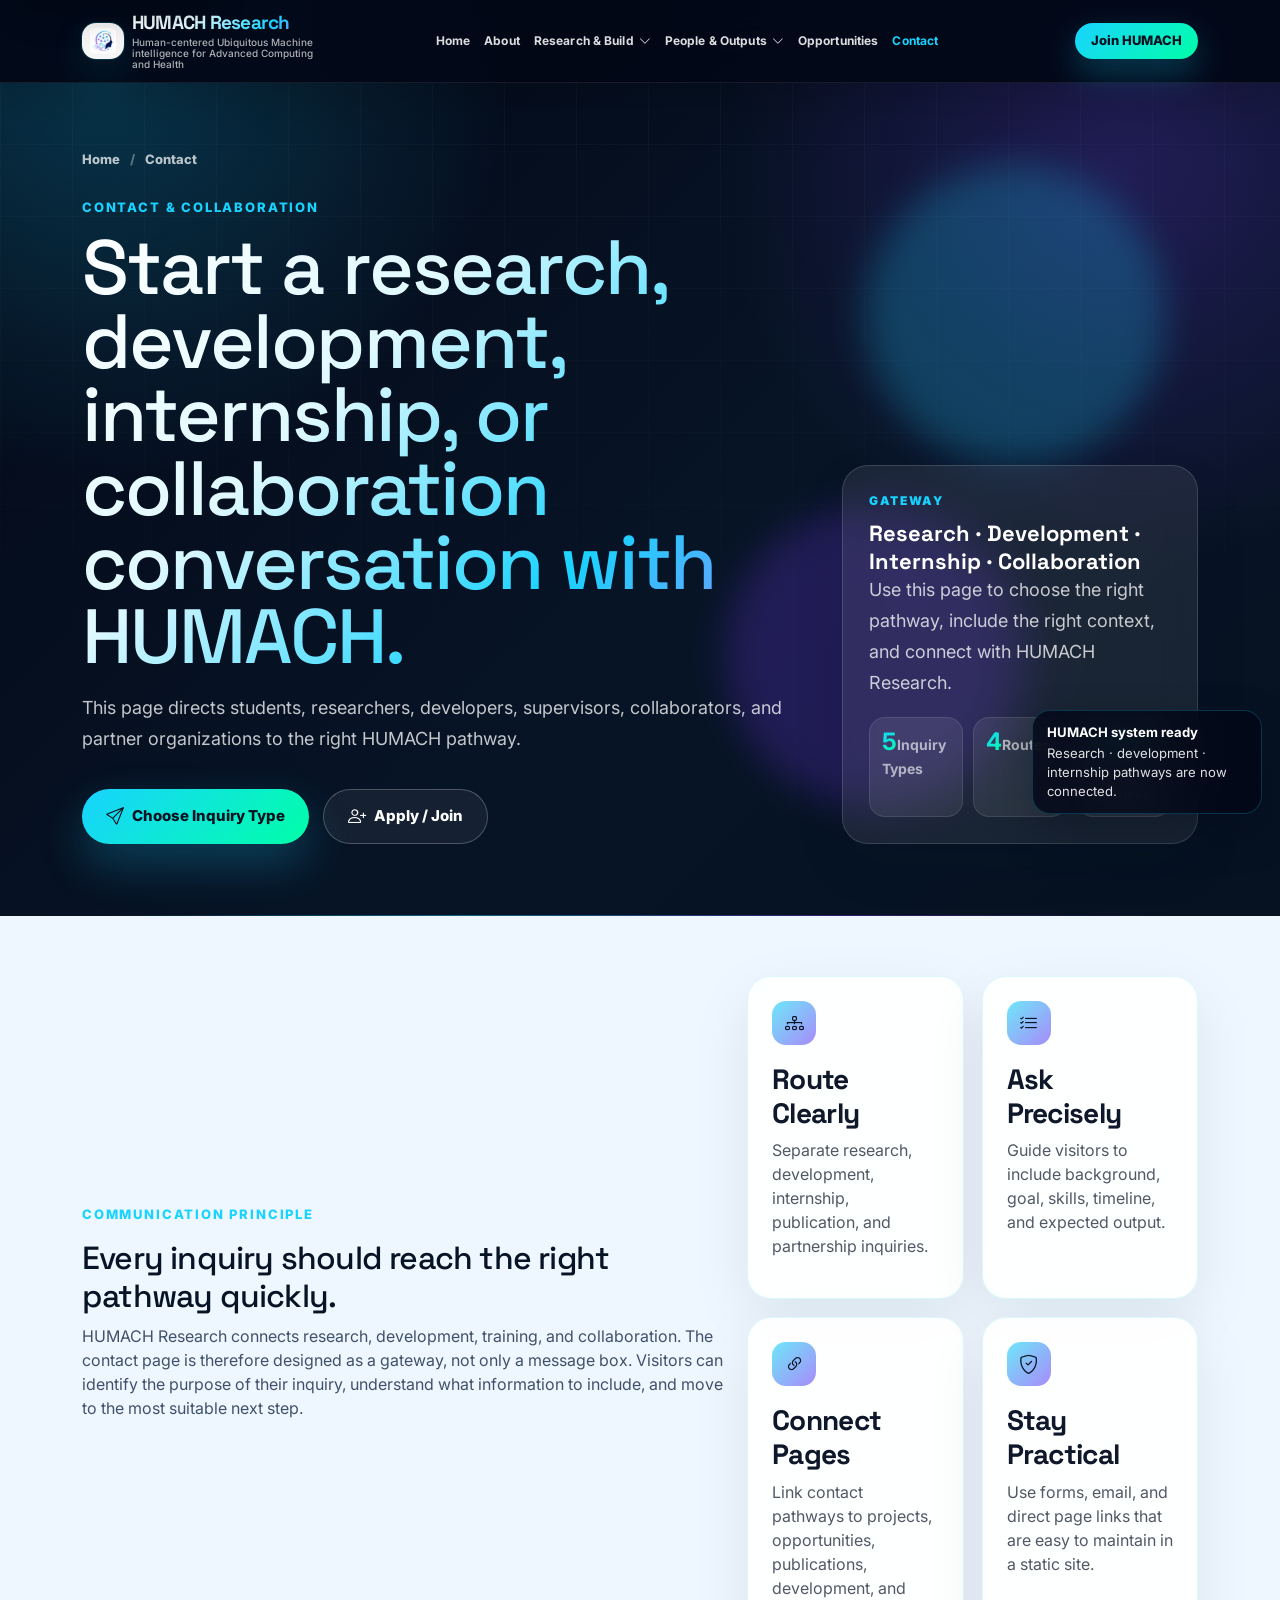
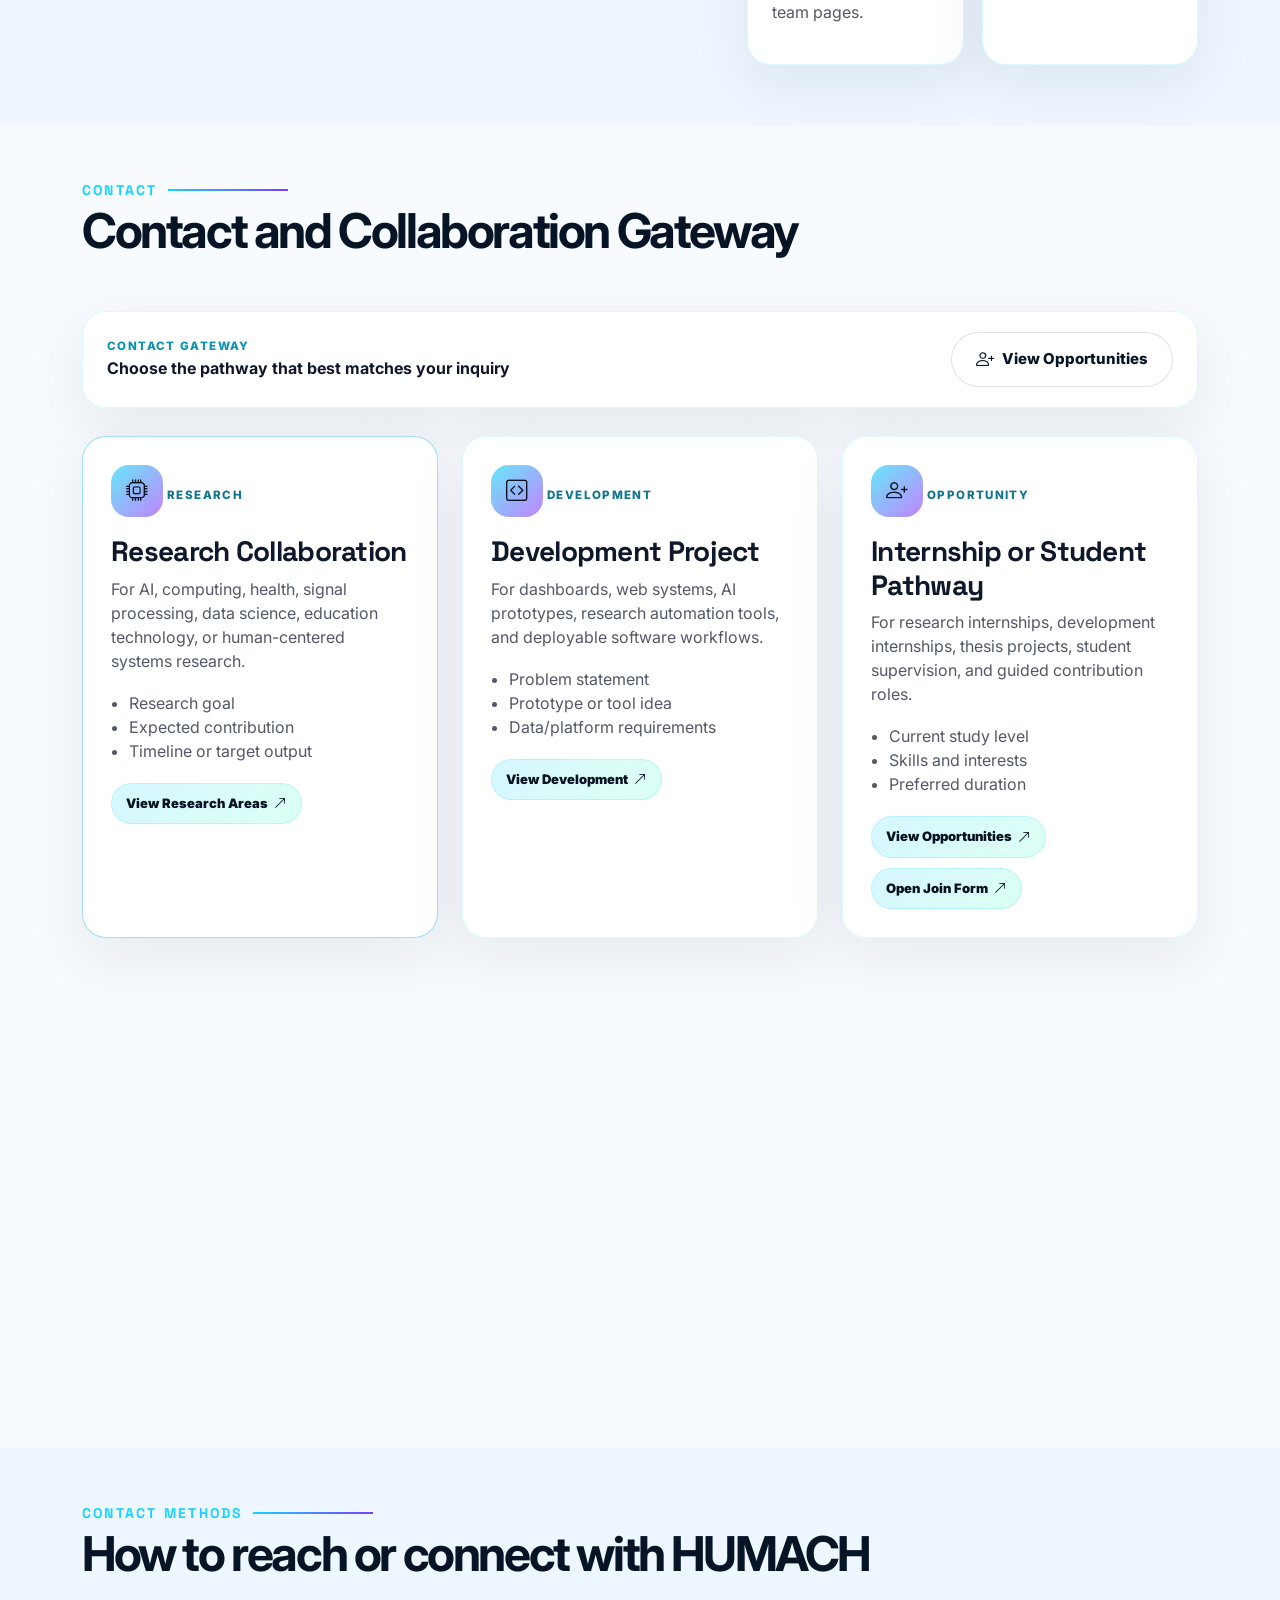
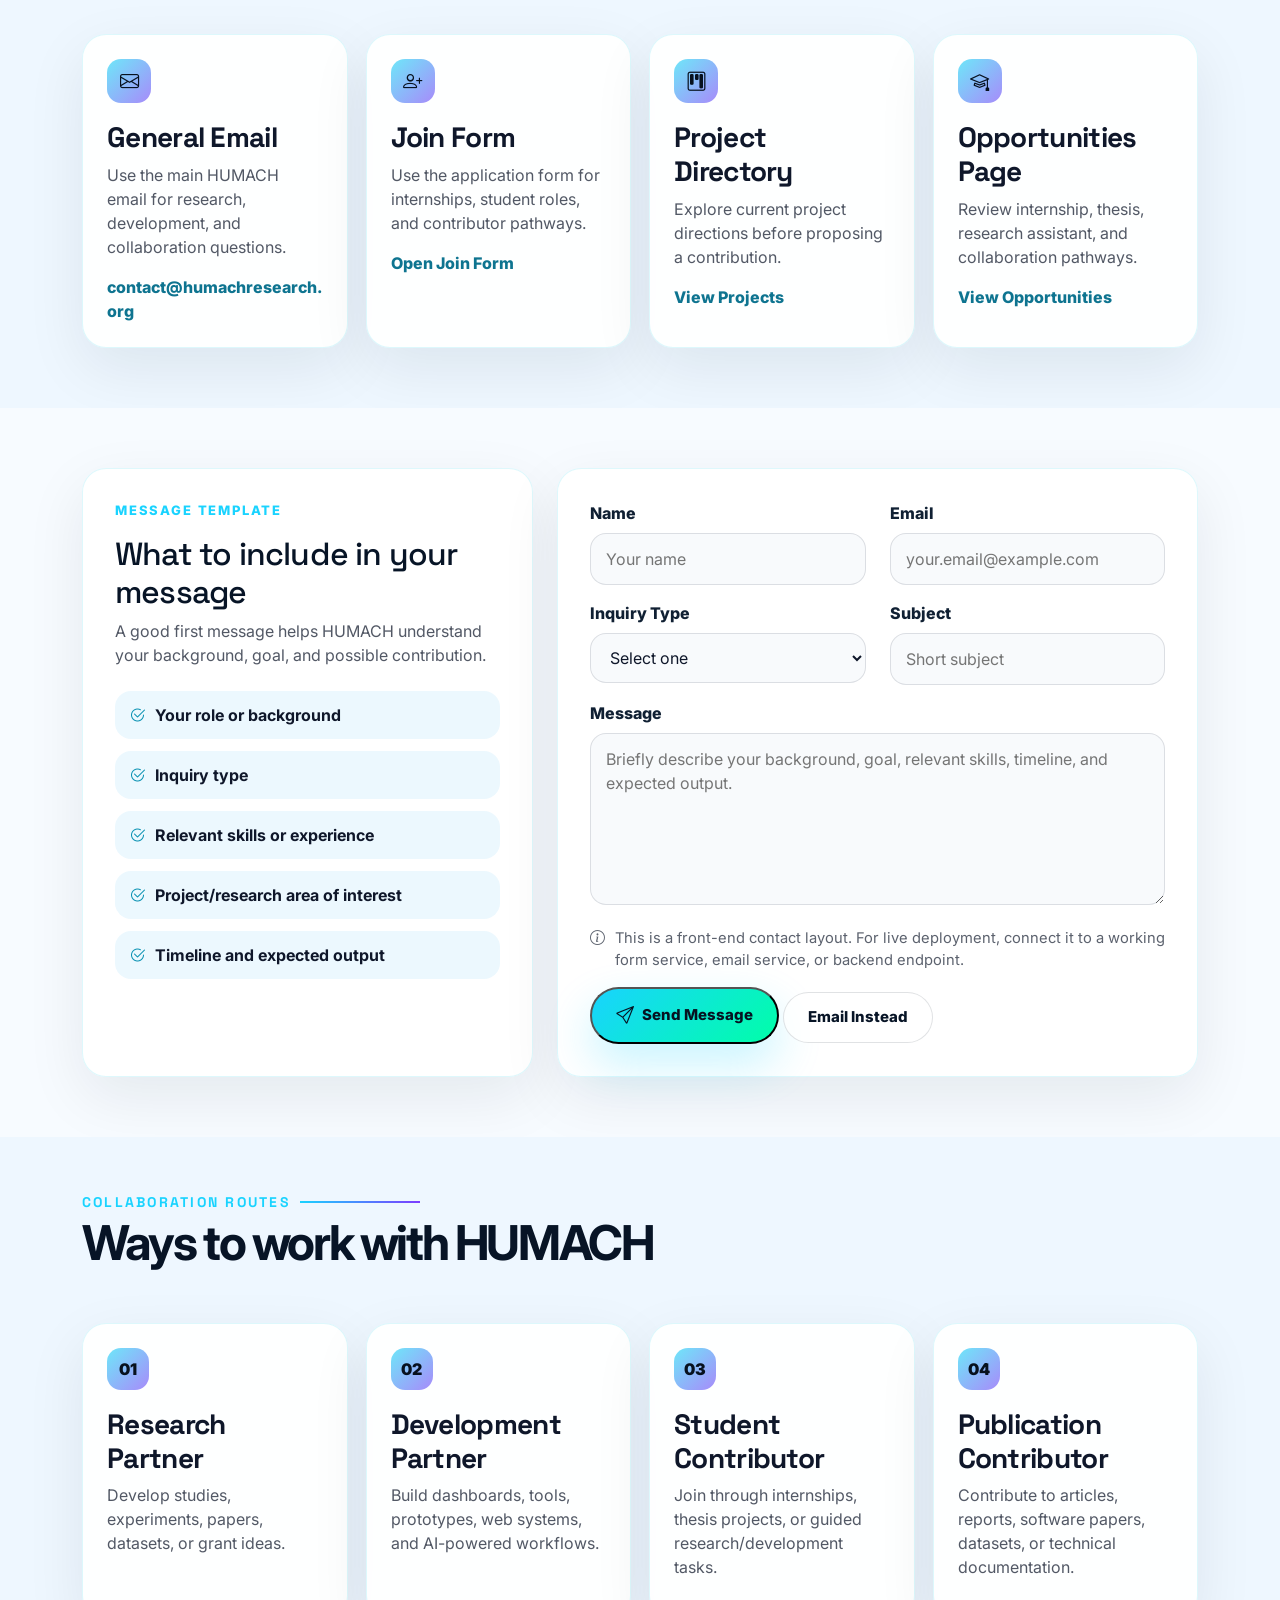
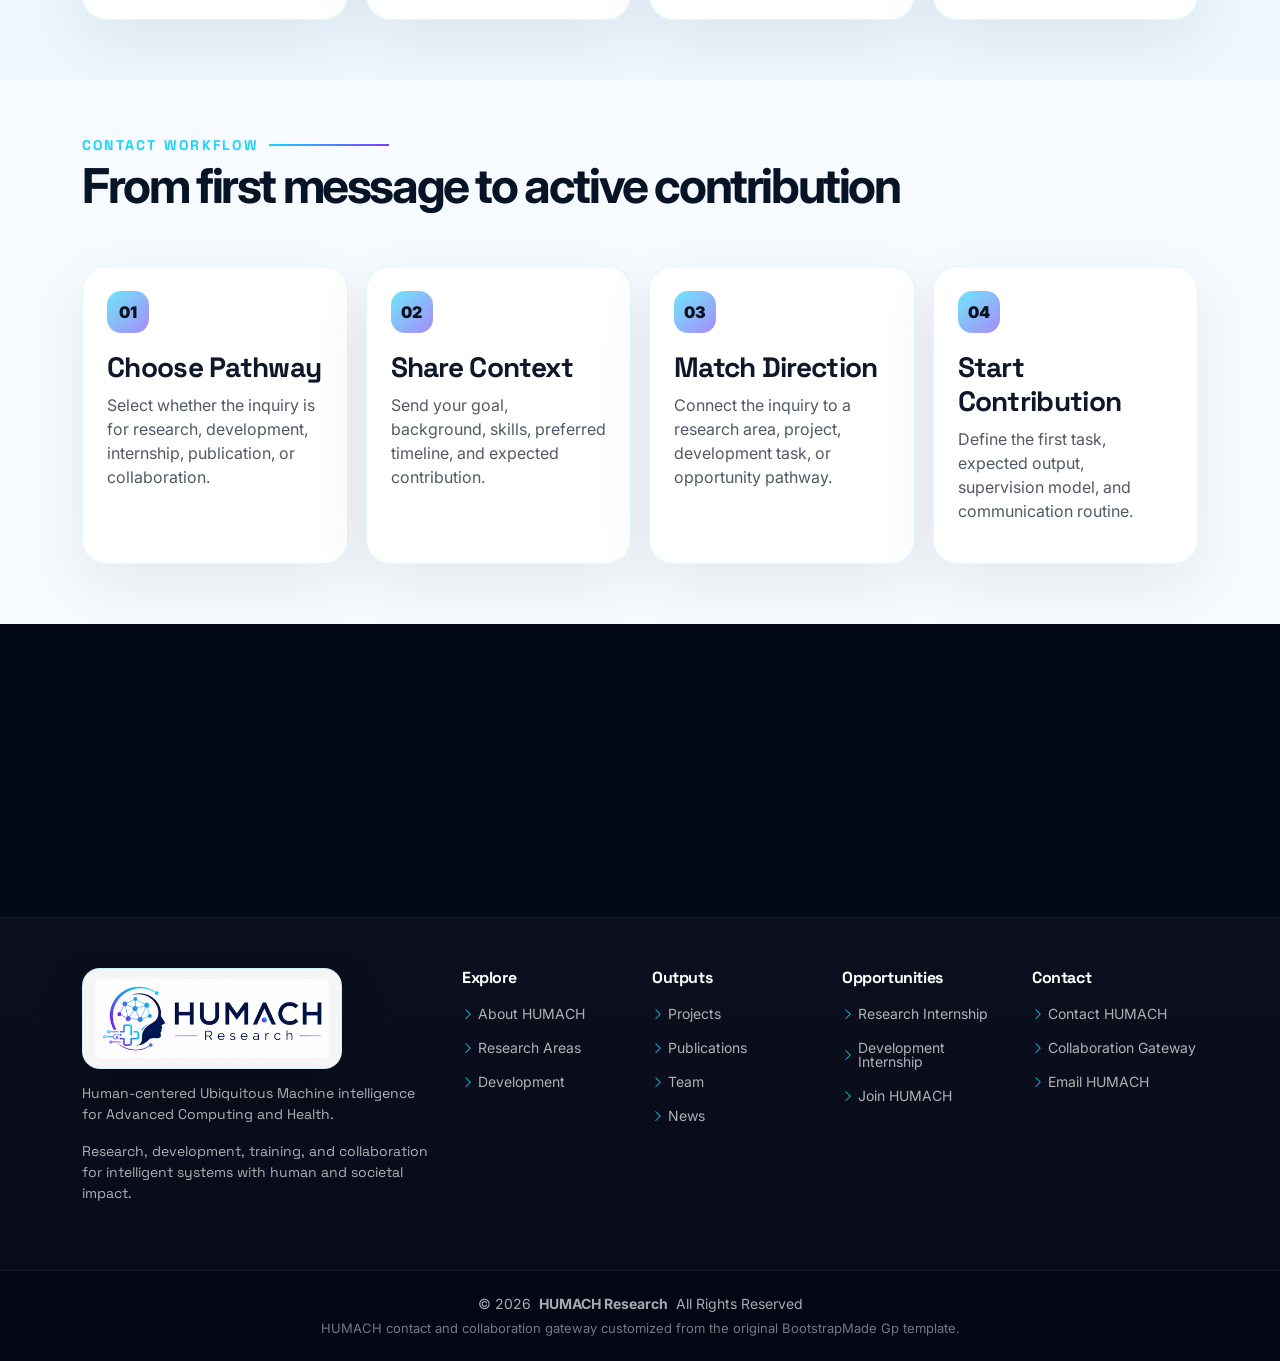
<file: contact.html>
<!DOCTYPE html>
<html lang="en">
<head>
  <meta charset="utf-8" />
  <meta content="width=device-width, initial-scale=1.0" name="viewport" />
  <meta content="Contact HUMACH Research for research collaboration, development work, internships, thesis supervision, publication contributions, and student opportunities." name="description" />
  <meta content="HUMACH Research contact, research collaboration, AI internship, development collaboration, student opportunity, health computing lab" name="keywords" />
  <title>HUMACH Research | Contact</title>

  <!-- Favicons -->
  <link href="assets/img/brand/humach-favicon-64.png" rel="icon" />
  <link href="assets/img/brand/humach-apple-touch-icon.png" rel="apple-touch-icon" />

  <!-- Fonts -->
  <link href="https://fonts.googleapis.com" rel="preconnect" />
  <link crossorigin="" href="https://fonts.gstatic.com" rel="preconnect" />
  <link href="https://fonts.googleapis.com/css2?family=Inter:wght@300;400;500;600;700;800;900&amp;family=Space+Grotesk:wght@400;500;600;700&amp;display=swap" rel="stylesheet" />

  <!-- Vendor CSS Files -->
  <link href="assets/vendor/bootstrap/css/bootstrap.min.css" rel="stylesheet" />
  <link href="assets/vendor/bootstrap-icons/bootstrap-icons.css" rel="stylesheet" />
  <link href="assets/vendor/aos/aos.css" rel="stylesheet" />
  <link href="assets/vendor/swiper/swiper-bundle.min.css" rel="stylesheet" />
  <link href="assets/vendor/glightbox/css/glightbox.min.css" rel="stylesheet" />

  <!-- Main CSS Files -->
  <link href="assets/css/main.css" rel="stylesheet" />
  <link href="assets/css/humach-theme.css" rel="stylesheet" />
</head>

<body class="humach-theme humach-inner-page humach-contact-page humach-step14 humach-step15">
  <a class="skip-link" href="#main-content">Skip to main content</a>

  <header class="header d-flex align-items-center fixed-top humach-header humach-global-header" id="header">
    <div class="container-fluid container-xl position-relative d-flex align-items-center justify-content-between">
      <a aria-label="HUMACH Research home" class="logo humach-logo d-flex align-items-center me-auto me-lg-0" href="index.html#hero">
        <img alt="HUMACH Research logo" src="assets/img/brand/humach-logo-square-256.png" />
        <div class="brand-wordmark">
          <h1 class="sitename">HUMACH Research</h1>
          <small>Human-centered Ubiquitous Machine intelligence for Advanced Computing and Health</small>
        </div>
      </a>

      <nav aria-label="Main navigation" class="navmenu humach-navmenu" id="navmenu">
        <ul>
          <li><a data-nav-section="home" href="index.html#hero">Home</a></li>
          <li><a data-nav-section="about" href="index.html#about">About</a></li>
          <li class="dropdown"><a data-nav-section="research" href="research.html"><span>Research &amp; Build</span> <i aria-hidden="true" class="bi bi-chevron-down toggle-dropdown"></i></a>
            <ul>
              <li><a href="research.html">Research Areas</a></li>
              <li><a href="development.html">Development</a></li>
              <li><a href="projects.html">Projects</a></li>
            </ul>
          </li>
          <li class="dropdown"><a data-nav-section="outputs" href="publications.html"><span>People &amp; Outputs</span> <i aria-hidden="true" class="bi bi-chevron-down toggle-dropdown"></i></a>
            <ul>
              <li><a href="publications.html">Publications</a></li>
              <li><a href="team.html">Team</a></li>
              <li><a href="news.html">News</a></li>
            </ul>
          </li>
          <li><a data-nav-section="opportunities" href="opportunities.html">Opportunities</a></li>
          <li><a class="active" data-nav-section="contact" href="contact.html">Contact</a></li>
        </ul>
        <button class="mobile-nav-toggle d-xl-none bi bi-list" type="button" aria-label="Open mobile navigation" aria-controls="navmenu" aria-expanded="false"></button>
      </nav>

      <a class="btn-getstarted humach-nav-cta" href="https://docs.google.com/forms/d/e/1FAIpQLSc2rjl6WL0T1_B5Y9ua9td9W2VP8LtreweC3V4BgHKmEk9K3g/viewform?usp=publish-editor" rel="noopener" target="_blank">Join HUMACH</a>
    </div>
  </header>

  <main class="main" id="main-content">
    <section class="humach-page-hero humach-contact-hero dark-background">
      <div aria-hidden="true" class="hero-grid"></div>
      <div aria-hidden="true" class="hero-orb hero-orb-one"></div>
      <div aria-hidden="true" class="hero-orb hero-orb-two"></div>
      <div class="container" data-aos="fade-up">
        <nav aria-label="Breadcrumb" class="humach-breadcrumb">
          <ol>
            <li><a href="index.html#hero">Home</a></li>
            <li>Contact</li>
          </ol>
        </nav>

        <div class="row align-items-end gy-4">
          <div class="col-lg-8">
            <div class="section-kicker">Contact &amp; Collaboration</div>
            <h1>Start a research, development, internship, or collaboration conversation with HUMACH.</h1>
            <p>This page directs students, researchers, developers, supervisors, collaborators, and partner organizations to the right HUMACH pathway.</p>
            <div class="hero-actions">
              <a class="btn-humach btn-humach-primary" href="#contact-gateway"><i class="bi bi-send"></i> Choose Inquiry Type</a>
              <a class="btn-humach btn-humach-outline" href="https://docs.google.com/forms/d/e/1FAIpQLSc2rjl6WL0T1_B5Y9ua9td9W2VP8LtreweC3V4BgHKmEk9K3g/viewform?usp=publish-editor" rel="noopener" target="_blank"><i class="bi bi-person-plus"></i> Apply / Join</a>
            </div>
          </div>
          <div class="col-lg-4">
            <div class="humach-page-summary-card humach-contact-summary-card" data-humach-render="contact-page-summary">
              <span>Gateway</span>
              <strong>Research · Development · Internship · Collaboration</strong>
              <p>Choose the contact pathway that best matches your inquiry.</p>
              <div class="research-summary-metrics">
                <div><b>5</b><small>Inquiry Types</small></div>
                <div><b>4</b><small>Routes</small></div>
                <div><b>Open</b><small>To Connect</small></div>
              </div>
            </div>
          </div>
        </div>
      </div>
    </section>

    <section class="section humach-contact-intro light-background">
      <div class="container">
        <div class="row gy-4 align-items-center">
          <div class="col-lg-7" data-aos="fade-up">
            <div class="section-kicker">Communication Principle</div>
            <h2>Every inquiry should reach the right pathway quickly.</h2>
            <p>HUMACH Research connects research, development, training, and collaboration. The contact page is therefore designed as a gateway, not only a message box. Visitors can identify the purpose of their inquiry, understand what information to include, and move to the most suitable next step.</p>
          </div>
          <div class="col-lg-5" data-aos="fade-left" data-aos-delay="120">
            <div class="contact-principle-grid">
              <article>
                <i class="bi bi-diagram-3"></i>
                <h3>Route Clearly</h3>
                <p>Separate research, development, internship, publication, and partnership inquiries.</p>
              </article>
              <article>
                <i class="bi bi-list-check"></i>
                <h3>Ask Precisely</h3>
                <p>Guide visitors to include background, goal, skills, timeline, and expected output.</p>
              </article>
              <article>
                <i class="bi bi-link-45deg"></i>
                <h3>Connect Pages</h3>
                <p>Link contact pathways to projects, opportunities, publications, development, and team pages.</p>
              </article>
              <article>
                <i class="bi bi-shield-check"></i>
                <h3>Stay Practical</h3>
                <p>Use forms, email, and direct page links that are easy to maintain in a static site.</p>
              </article>
            </div>
          </div>
        </div>
      </div>
    </section>

    <section class="section humach-contact-gateway" id="contact-gateway">
      <div class="container section-title" data-aos="fade-up" data-humach-section-title="contact">
        <h2>Contact</h2>
        <p>Choose the Right Pathway</p>
      </div>
      <div class="container">
        <div class="contact-toolbar" data-aos="fade-up" data-aos-delay="80">
          <div>
            <span>Contact gateway</span>
            <strong>Choose the pathway that best matches your inquiry</strong>
          </div>
          <a class="btn-humach btn-humach-outline dark-text" href="opportunities.html"><i class="bi bi-person-plus"></i> View Opportunities</a>
        </div>

        <div class="row gy-4" data-humach-render="contact-inquiry-grid">
          <div class="col-lg-4 col-md-6" data-aos="fade-up" data-aos-delay="100">
            <article class="contact-inquiry-card featured">
              <div class="contact-card-icon"><i class="bi bi-cpu"></i></div>
              <span>Research Collaboration</span>
              <h3>Propose a research idea or collaboration.</h3>
              <p>For AI, computing, health, data science, signal processing, education technology, or human-centered systems work.</p>
              <ul>
                <li>Brief research goal</li>
                <li>Expected contribution</li>
                <li>Relevant timeline</li>
              </ul>
            </article>
          </div>
        </div>
      </div>
    </section>

    <section class="section humach-contact-methods light-background">
      <div class="container section-title" data-aos="fade-up">
        <h2>Contact Methods</h2>
        <p>How to reach or connect with HUMACH</p>
      </div>
      <div class="container">
        <div class="contact-method-grid" data-humach-render="contact-methods">
          <article data-aos="fade-up" data-aos-delay="100">
            <i class="bi bi-envelope"></i>
            <h3>General Email</h3>
            <p>Use the main HUMACH email for research, development, and collaboration questions.</p>
            <a href="mailto:contact@humachresearch.org">contact@humachresearch.org</a>
          </article>
          <article data-aos="fade-up" data-aos-delay="180">
            <i class="bi bi-person-plus"></i>
            <h3>Join Form</h3>
            <p>Use the application form for internships, student roles, and contributor pathways.</p>
            <a href="https://docs.google.com/forms/d/e/1FAIpQLSc2rjl6WL0T1_B5Y9ua9td9W2VP8LtreweC3V4BgHKmEk9K3g/viewform?usp=publish-editor" target="_blank" rel="noopener">Open Join Form</a>
          </article>
          <article data-aos="fade-up" data-aos-delay="260">
            <i class="bi bi-kanban"></i>
            <h3>Project Inquiry</h3>
            <p>Explore current project directions before proposing a contribution.</p>
            <a href="projects.html">View Projects</a>
          </article>
        </div>
      </div>
    </section>

    <section class="section humach-contact-form-section">
      <div class="container">
        <div class="row gy-4 align-items-stretch">
          <div class="col-lg-5" data-aos="fade-up">
            <div class="contact-form-info-card">
              <div class="section-kicker">Message Template</div>
              <h2>What to include in your message</h2>
              <p>A good first message helps HUMACH understand your background, goal, and possible contribution.</p>
              <div class="contact-checklist" data-humach-render="contact-checklist">
                <span><i class="bi bi-check2-circle"></i> Your role or background</span>
                <span><i class="bi bi-check2-circle"></i> Inquiry type</span>
                <span><i class="bi bi-check2-circle"></i> Relevant skills or experience</span>
                <span><i class="bi bi-check2-circle"></i> Project/research area of interest</span>
                <span><i class="bi bi-check2-circle"></i> Timeline and expected output</span>
              </div>
            </div>
          </div>
          <div class="col-lg-7" data-aos="fade-left" data-aos-delay="120">
            <form class="humach-contact-form" action="forms/contact.php" method="post">
              <div class="row gy-3">
                <div class="col-md-6">
                  <label for="contact-name">Name</label>
                  <input id="contact-name" name="name" type="text" placeholder="Your name" required>
                </div>
                <div class="col-md-6">
                  <label for="contact-email">Email</label>
                  <input id="contact-email" name="email" type="email" placeholder="your.email@example.com" required>
                </div>
                <div class="col-md-6">
                  <label for="contact-type">Inquiry Type</label>
                  <select id="contact-type" name="type" required>
                    <option value="">Select one</option>
                    <option>Research collaboration</option>
                    <option>Development project</option>
                    <option>Internship / student opportunity</option>
                    <option>Publication / output contribution</option>
                    <option>General question</option>
                  </select>
                </div>
                <div class="col-md-6">
                  <label for="contact-subject">Subject</label>
                  <input id="contact-subject" name="subject" type="text" placeholder="Short subject" required>
                </div>
                <div class="col-12">
                  <label for="contact-message">Message</label>
                  <textarea id="contact-message" name="message" rows="6" placeholder="Briefly describe your background, goal, relevant skills, timeline, and expected output." required></textarea>
                </div>
                <div class="col-12">
                  <p class="contact-form-note"><i class="bi bi-info-circle"></i> This is a front-end contact layout. For live deployment, connect it to a working form service, email service, or backend endpoint.</p>
                </div>
                <div class="col-12">
                  <button class="btn-humach btn-humach-primary" type="submit"><i class="bi bi-send"></i> Send Message</button>
                  <a class="btn-humach btn-humach-outline dark-text" href="mailto:contact@humachresearch.org">Email Instead</a>
                </div>
              </div>
            </form>
          </div>
        </div>
      </div>
    </section>

    <section class="section humach-collaboration-routes light-background">
      <div class="container section-title" data-aos="fade-up">
        <h2>Collaboration Routes</h2>
        <p>Ways to work with HUMACH</p>
      </div>
      <div class="container">
        <div class="collaboration-route-grid" data-humach-render="contact-routes">
          <article data-aos="fade-up" data-aos-delay="100">
            <span>01</span>
            <h3>Research Partner</h3>
            <p>Develop studies, experiments, papers, datasets, or grant ideas.</p>
          </article>
          <article data-aos="fade-up" data-aos-delay="180">
            <span>02</span>
            <h3>Development Partner</h3>
            <p>Build dashboards, tools, prototypes, web systems, and AI-powered workflows.</p>
          </article>
          <article data-aos="fade-up" data-aos-delay="260">
            <span>03</span>
            <h3>Student Contributor</h3>
            <p>Join through internships, thesis projects, or guided research/development tasks.</p>
          </article>
          <article data-aos="fade-up" data-aos-delay="340">
            <span>04</span>
            <h3>Publication Contributor</h3>
            <p>Contribute to articles, reports, software papers, datasets, or technical documentation.</p>
          </article>
        </div>
      </div>
    </section>

    <section class="section humach-contact-process">
      <div class="container section-title" data-aos="fade-up">
        <h2>Contact Workflow</h2>
        <p>From first message to active contribution</p>
      </div>
      <div class="container">
        <div class="contact-process-grid" data-humach-render="contact-process">
          <article data-aos="fade-up" data-aos-delay="100">
            <span>01</span>
            <h3>Choose Pathway</h3>
            <p>Select whether the inquiry is for research, development, internship, publication, or collaboration.</p>
          </article>
          <article data-aos="fade-up" data-aos-delay="180">
            <span>02</span>
            <h3>Share Context</h3>
            <p>Send your goal, background, skills, preferred timeline, and expected contribution.</p>
          </article>
          <article data-aos="fade-up" data-aos-delay="260">
            <span>03</span>
            <h3>Match Direction</h3>
            <p>Connect the inquiry to a research area, project, development task, or opportunity pathway.</p>
          </article>
          <article data-aos="fade-up" data-aos-delay="340">
            <span>04</span>
            <h3>Start Contribution</h3>
            <p>Define the first task, expected output, supervision model, and communication routine.</p>
          </article>
        </div>
      </div>
    </section>

    <section class="humach-contact-cta section dark-background">
      <div class="container" data-aos="zoom-in" data-aos-delay="100">
        <div class="row align-items-center gy-4">
          <div class="col-lg-8">
            <div class="section-kicker">Ready to Connect?</div>
            <h3>Contact HUMACH for research, development, training, and collaboration.</h3>
            <p>Use the form layout, email link, or application form to begin the conversation.</p>
          </div>
          <div class="col-lg-4 text-lg-end">
            <a class="btn-humach btn-humach-primary" href="https://docs.google.com/forms/d/e/1FAIpQLSc2rjl6WL0T1_B5Y9ua9td9W2VP8LtreweC3V4BgHKmEk9K3g/viewform?usp=publish-editor" target="_blank" rel="noopener">Apply / Join HUMACH</a>
          </div>
        </div>
      </div>
    </section>

  </main>
  <footer id="footer" class="footer humach-footer dark-background">
    <div class="footer-top">
      <div class="container">
        <div class="row gy-4">
          <div class="col-lg-4 col-md-12 footer-about">
            <a aria-label="HUMACH Research home" href="index.html#hero" class="logo d-flex align-items-center">
              <img src="assets/img/brand/humach-logo-footer.png" alt="HUMACH Research logo">
            </a>
            <p>Human-centered Ubiquitous Machine intelligence for Advanced Computing and Health.</p>
            <p class="footer-tagline">Research, development, training, and collaboration for intelligent systems with human and societal impact.</p>
          </div>

          <div class="col-lg-2 col-6 footer-links">
            <h4>Explore</h4>
            <ul>
              <li><i class="bi bi-chevron-right"></i> <a href="index.html#about">About HUMACH</a></li>
              <li><i class="bi bi-chevron-right"></i> <a href="research.html">Research Areas</a></li>
              <li><i class="bi bi-chevron-right"></i> <a href="development.html">Development</a></li>
            </ul>
          </div>

          <div class="col-lg-2 col-6 footer-links">
            <h4>Outputs</h4>
            <ul>
              <li><i class="bi bi-chevron-right"></i> <a href="projects.html">Projects</a></li>
              <li><i class="bi bi-chevron-right"></i> <a href="publications.html">Publications</a></li>
              <li><i class="bi bi-chevron-right"></i> <a href="team.html">Team</a></li>
              <li><i class="bi bi-chevron-right"></i> <a href="news.html">News</a></li>
            </ul>
          </div>

          <div class="col-lg-2 col-6 footer-links">
            <h4>Opportunities</h4>
            <ul>
              <li><i class="bi bi-chevron-right"></i> <a href="opportunities.html">Research Internship</a></li>
              <li><i class="bi bi-chevron-right"></i> <a href="opportunities.html">Development Internship</a></li>
              <li><i class="bi bi-chevron-right"></i> <a href="https://docs.google.com/forms/d/e/1FAIpQLSc2rjl6WL0T1_B5Y9ua9td9W2VP8LtreweC3V4BgHKmEk9K3g/viewform?usp=publish-editor" target="_blank" rel="noopener">Join HUMACH</a></li>
            </ul>
          </div>

          <div class="col-lg-2 col-6 footer-links">
            <h4>Contact</h4>
            <ul>
              <li><i class="bi bi-chevron-right"></i> <a href="contact.html">Contact HUMACH</a></li>
              <li><i class="bi bi-chevron-right"></i> <a href="contact.html#contact-gateway">Collaboration Gateway</a></li>
              <li><i class="bi bi-chevron-right"></i> <a href="mailto:contact@humachresearch.org">Email HUMACH</a></li>
            </ul>
          </div>
        </div>
      </div>
    </div>

    <div class="copyright">
      <div class="container text-center">
        <p>© <span data-current-year>2026</span> <strong class="px-1 sitename">HUMACH Research</strong> <span>All Rights Reserved</span></p>
        <div class="credits">
          HUMACH contact and collaboration gateway customized from the original BootstrapMade Gp template.
        </div>
      </div>
    </div>
  </footer>

  <a href="#" id="scroll-top" class="scroll-top d-flex align-items-center justify-content-center" aria-label="Back to top"><i class="bi bi-arrow-up-short"></i></a>
  <div id="preloader" aria-hidden="true"></div>

  <!-- Vendor JS Files -->
  <script src="assets/vendor/bootstrap/js/bootstrap.bundle.min.js"></script>
  <script src="assets/vendor/php-email-form/validate.js"></script>
  <script src="assets/vendor/aos/aos.js"></script>
  <script src="assets/vendor/glightbox/js/glightbox.min.js"></script>
  <script src="assets/vendor/purecounter/purecounter_vanilla.js"></script>
  <script src="assets/vendor/imagesloaded/imagesloaded.pkgd.min.js"></script>
  <script src="assets/vendor/isotope-layout/isotope.pkgd.min.js"></script>
  <script src="assets/vendor/swiper/swiper-bundle.min.js"></script>

  <!-- Main JS File -->
  <script src="assets/js/main.js"></script>
  <script src="assets/js/humach-ui.js"></script>
  <script src="assets/js/humach-data-loader.js"></script>
  <script src="assets/js/humach-polish.js"></script>
</body>
</html>
</file>
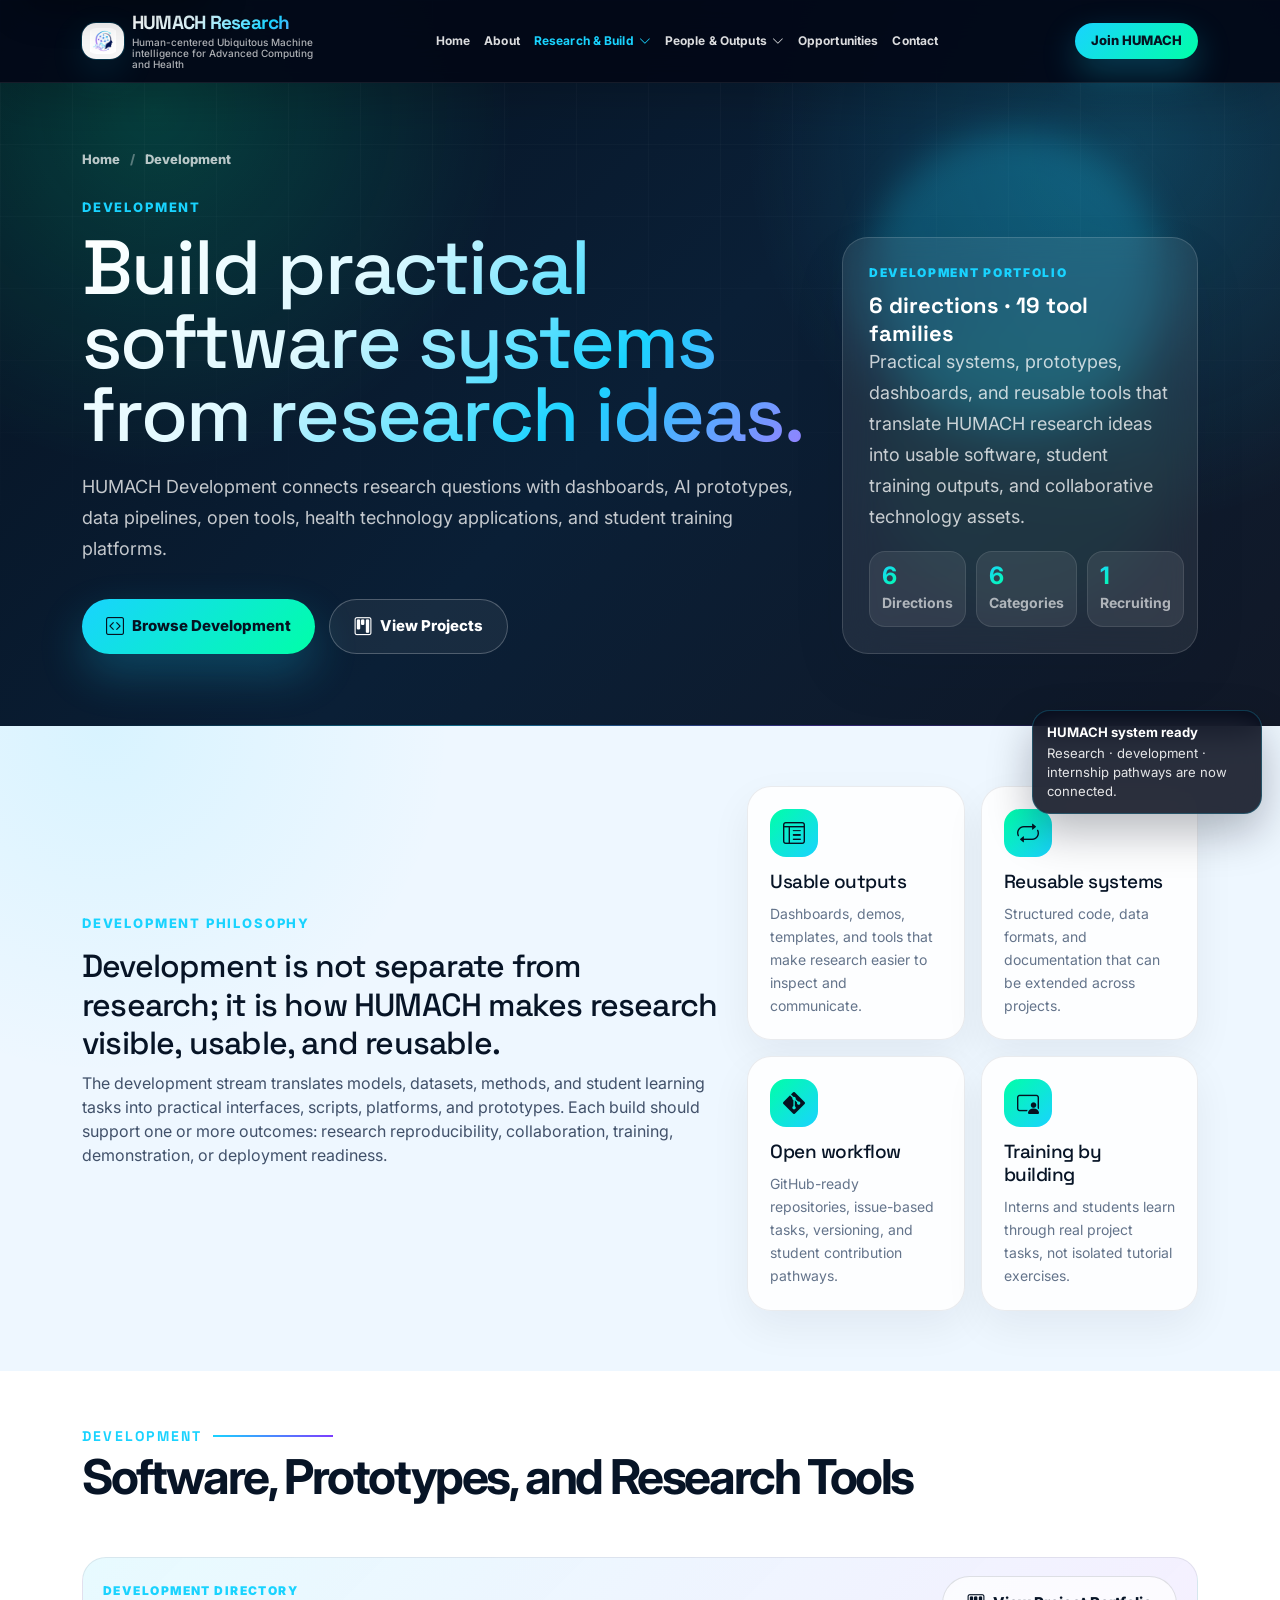
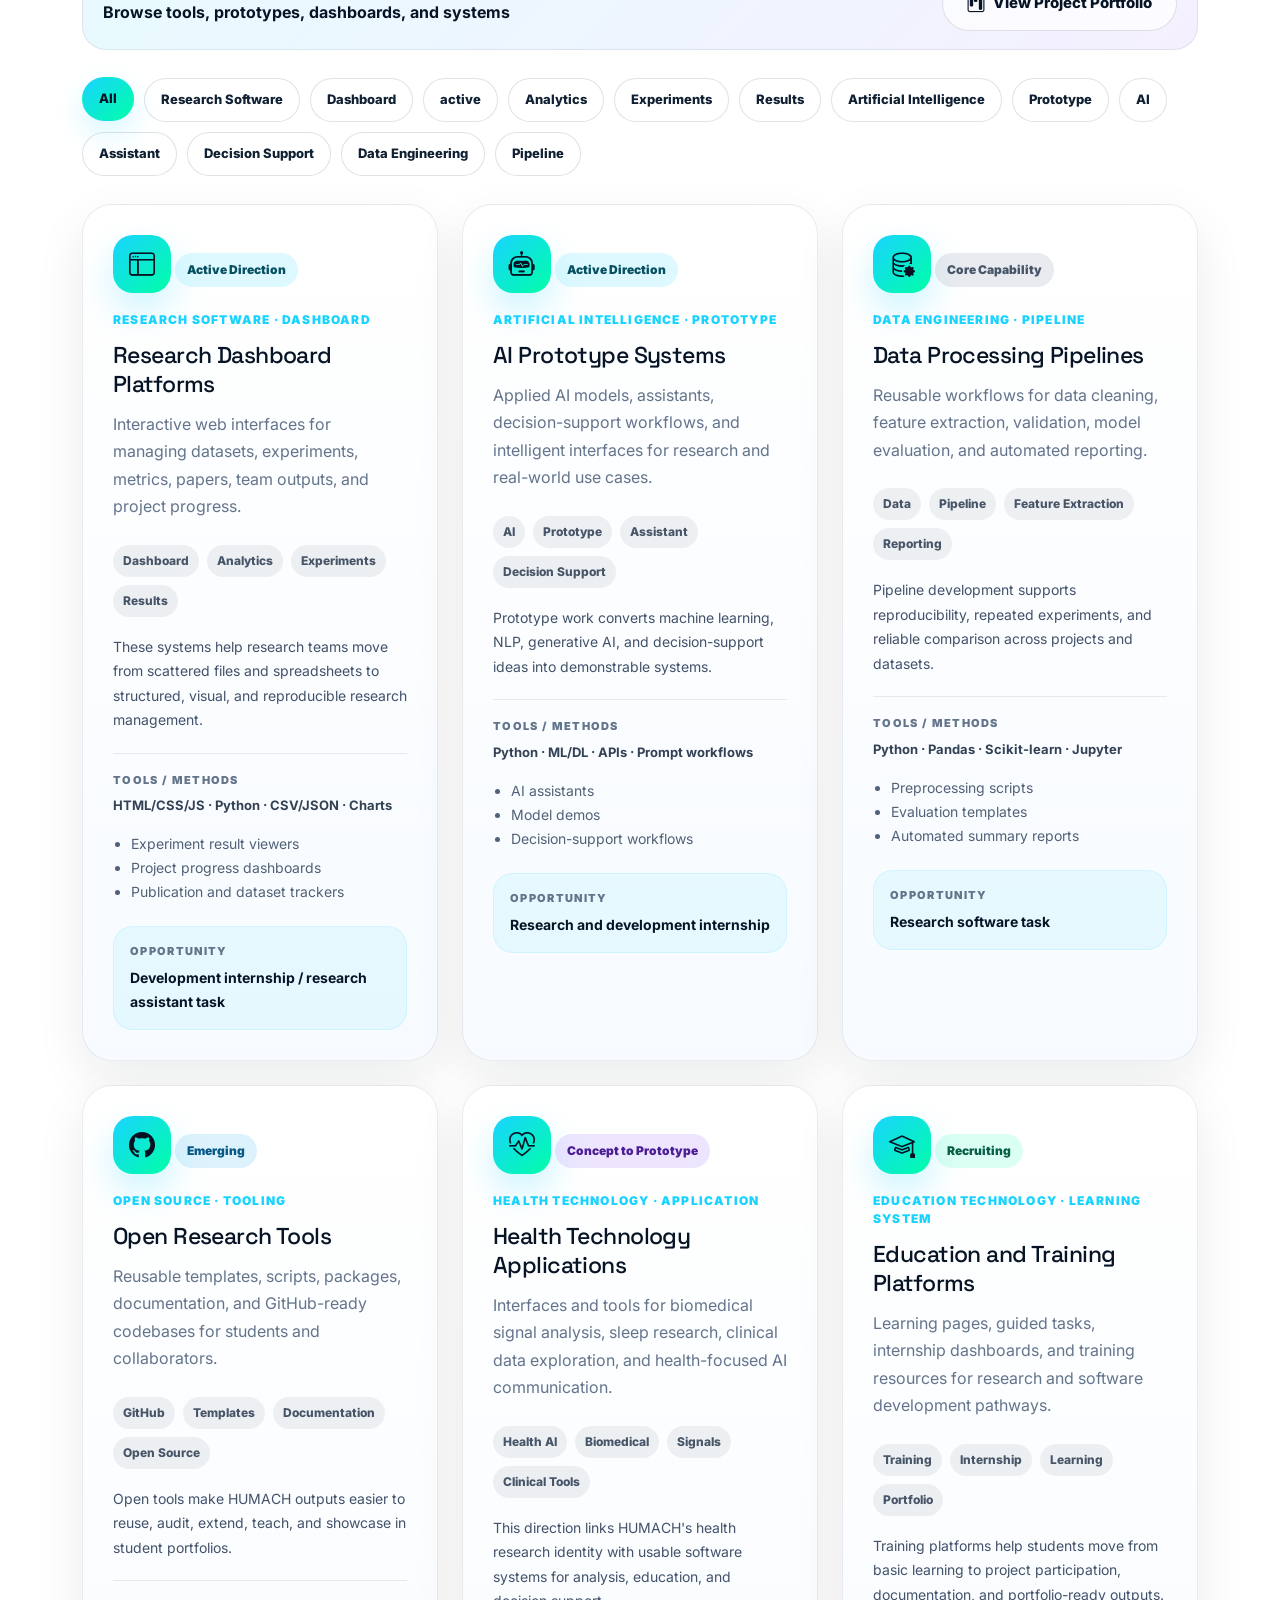
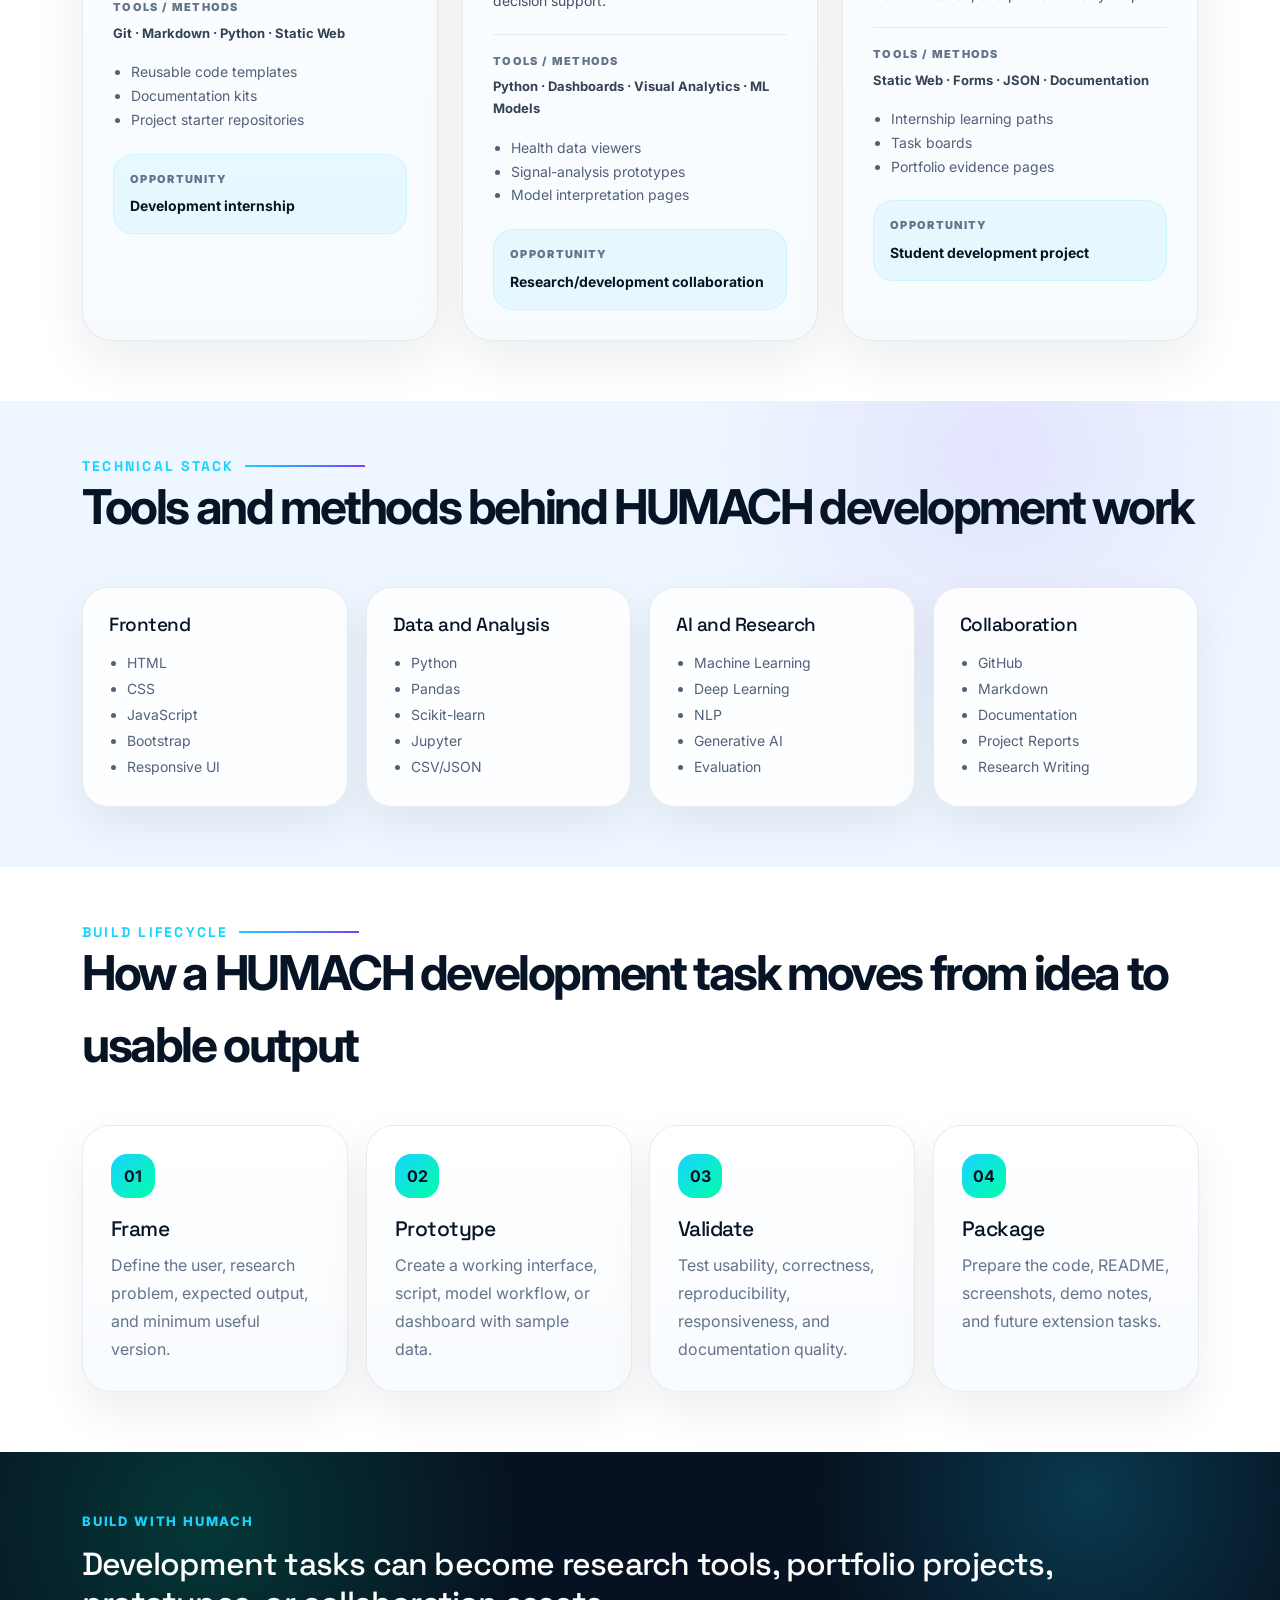
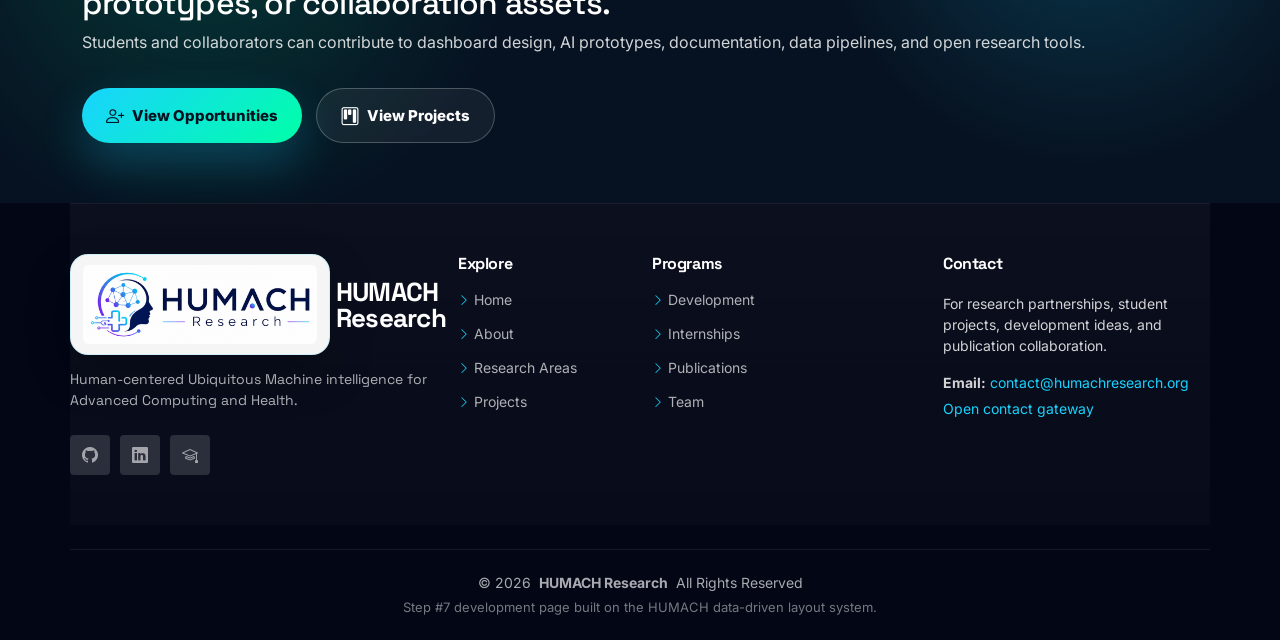
<file: development.html>
<!DOCTYPE html>
<html lang="en">
<head>
  <meta charset="utf-8" />
  <meta content="width=device-width, initial-scale=1.0" name="viewport" />
  <meta content="Explore HUMACH Research development directions: research dashboards, AI prototypes, data pipelines, open tools, health technology applications, and training platforms." name="description" />
  <meta content="HUMACH Research development, AI prototypes, research software, dashboards, data pipelines, health technology applications, student development internships" name="keywords" />
  <title>HUMACH Research | Development</title>

  <!-- Favicons -->
  <link href="assets/img/brand/humach-favicon-64.png" rel="icon" />
  <link href="assets/img/brand/humach-apple-touch-icon.png" rel="apple-touch-icon" />

  <!-- Fonts -->
  <link href="https://fonts.googleapis.com" rel="preconnect" />
  <link crossorigin="" href="https://fonts.gstatic.com" rel="preconnect" />
  <link href="https://fonts.googleapis.com/css2?family=Inter:wght@300;400;500;600;700;800;900&amp;family=Space+Grotesk:wght@400;500;600;700&amp;display=swap" rel="stylesheet" />

  <!-- Vendor CSS Files -->
  <link href="assets/vendor/bootstrap/css/bootstrap.min.css" rel="stylesheet" />
  <link href="assets/vendor/bootstrap-icons/bootstrap-icons.css" rel="stylesheet" />
  <link href="assets/vendor/aos/aos.css" rel="stylesheet" />
  <link href="assets/vendor/swiper/swiper-bundle.min.css" rel="stylesheet" />
  <link href="assets/vendor/glightbox/css/glightbox.min.css" rel="stylesheet" />

  <!-- Main CSS Files -->
  <link href="assets/css/main.css" rel="stylesheet" />
  <link href="assets/css/humach-theme.css" rel="stylesheet" />
</head>

<body class="humach-theme humach-inner-page humach-development-page humach-step14 humach-step15">
  <a class="skip-link" href="#main-content">Skip to main content</a>

  <header class="header d-flex align-items-center fixed-top humach-header humach-global-header" id="header">
    <div class="container-fluid container-xl position-relative d-flex align-items-center justify-content-between">
      <a aria-label="HUMACH Research home" class="logo humach-logo d-flex align-items-center me-auto me-lg-0" href="index.html#hero">
        <img alt="HUMACH Research logo" src="assets/img/brand/humach-logo-square-256.png" />
        <div class="brand-wordmark">
          <h1 class="sitename">HUMACH Research</h1>
          <small>Human-centered Ubiquitous Machine intelligence for Advanced Computing and Health</small>
        </div>
      </a>

      <nav aria-label="Main navigation" class="navmenu humach-navmenu" id="navmenu">
        <ul>
          <li><a data-nav-section="home" href="index.html#hero">Home</a></li>
          <li><a data-nav-section="about" href="index.html#about">About</a></li>
          <li class="dropdown"><a class="active" data-nav-section="research" href="research.html"><span>Research &amp; Build</span> <i aria-hidden="true" class="bi bi-chevron-down toggle-dropdown"></i></a>
            <ul>
              <li><a href="research.html">Research Areas</a></li>
              <li><a class="active" href="development.html">Development</a></li>
              <li><a href="projects.html">Projects</a></li>
            </ul>
          </li>
          <li class="dropdown"><a data-nav-section="outputs" href="publications.html"><span>People &amp; Outputs</span> <i aria-hidden="true" class="bi bi-chevron-down toggle-dropdown"></i></a>
            <ul>
              <li><a href="publications.html">Publications</a></li>
              <li><a href="team.html">Team</a></li>
              <li><a href="news.html">News</a></li>
            </ul>
          </li>
          <li><a data-nav-section="opportunities" href="opportunities.html">Opportunities</a></li>
          <li><a data-nav-section="contact" href="contact.html">Contact</a></li>
        </ul>
        <button class="mobile-nav-toggle d-xl-none bi bi-list" type="button" aria-label="Open mobile navigation" aria-controls="navmenu" aria-expanded="false"></button>
      </nav>

      <a class="btn-getstarted humach-nav-cta" href="https://docs.google.com/forms/d/e/1FAIpQLSc2rjl6WL0T1_B5Y9ua9td9W2VP8LtreweC3V4BgHKmEk9K3g/viewform?usp=publish-editor" rel="noopener" target="_blank">Join HUMACH</a>
    </div>
  </header>

  <main class="main" id="main-content">
    <section class="humach-page-hero humach-development-hero dark-background">
      <div aria-hidden="true" class="hero-grid"></div>
      <div aria-hidden="true" class="hero-orb hero-orb-one"></div>
      <div aria-hidden="true" class="hero-orb hero-orb-two"></div>
      <div class="container" data-aos="fade-up">
        <nav aria-label="Breadcrumb" class="humach-breadcrumb">
          <ol>
            <li><a href="index.html#hero">Home</a></li>
            <li>Development</li>
          </ol>
        </nav>

        <div class="row align-items-end gy-4">
          <div class="col-lg-8">
            <div class="section-kicker">Development</div>
            <h1>Build practical software systems from research ideas.</h1>
            <p>HUMACH Development connects research questions with dashboards, AI prototypes, data pipelines, open tools, health technology applications, and student training platforms.</p>
            <div class="hero-actions">
              <a class="btn-humach btn-humach-primary" href="#development-directory"><i class="bi bi-code-square"></i> Browse Development</a>
              <a class="btn-humach btn-humach-outline" href="projects.html"><i class="bi bi-kanban"></i> View Projects</a>
            </div>
          </div>
          <div class="col-lg-4">
            <div class="humach-page-summary-card humach-development-summary-card" data-humach-render="development-page-summary">
              <span>Development Portfolio</span>
              <strong>Software · Prototypes · Tools</strong>
              <p>Software tools, AI prototypes, dashboards, and research systems are organised into one browsable directory.</p>
              <div class="research-summary-metrics">
                <div><b>4</b><small>Preview</small></div>
                <div><b>AI</b><small>Tools</small></div>
                <div><b>Open</b><small>Join</small></div>
              </div>
            </div>
          </div>
        </div>
      </div>
    </section>

    <section class="section humach-development-intro light-background">
      <div class="container">
        <div class="row gy-4 align-items-center">
          <div class="col-lg-7" data-aos="fade-up">
            <div class="section-kicker">Development Philosophy</div>
            <h2>Development is not separate from research; it is how HUMACH makes research visible, usable, and reusable.</h2>
            <p>The development stream translates models, datasets, methods, and student learning tasks into practical interfaces, scripts, platforms, and prototypes. Each build should support one or more outcomes: research reproducibility, collaboration, training, demonstration, or deployment readiness.</p>
          </div>
          <div class="col-lg-5" data-aos="fade-left" data-aos-delay="120">
            <div class="project-principle-grid development-principle-grid">
              <article>
                <i class="bi bi-layout-text-window-reverse"></i>
                <h3>Usable outputs</h3>
                <p>Dashboards, demos, templates, and tools that make research easier to inspect and communicate.</p>
              </article>
              <article>
                <i class="bi bi-repeat"></i>
                <h3>Reusable systems</h3>
                <p>Structured code, data formats, and documentation that can be extended across projects.</p>
              </article>
              <article>
                <i class="bi bi-git"></i>
                <h3>Open workflow</h3>
                <p>GitHub-ready repositories, issue-based tasks, versioning, and student contribution pathways.</p>
              </article>
              <article>
                <i class="bi bi-person-video3"></i>
                <h3>Training by building</h3>
                <p>Interns and students learn through real project tasks, not isolated tutorial exercises.</p>
              </article>
            </div>
          </div>
        </div>
      </div>
    </section>

    <section class="section humach-development-directory" id="development-directory">
      <div class="container section-title" data-aos="fade-up" data-humach-section-title="development">
        <h2>Development</h2>
        <p>Software, Prototypes, and Research Tools</p>
      </div>

      <div class="container">
        <div class="research-toolbar development-toolbar" data-aos="fade-up" data-aos-delay="80">
          <div>
            <span>Development directory</span>
            <strong>Browse tools, prototypes, dashboards, and systems</strong>
          </div>
          <a class="btn-humach btn-humach-outline dark-text" href="projects.html"><i class="bi bi-kanban"></i> View Project Portfolio</a>
        </div>

        <div class="project-filter-bar development-filter-bar" data-aos="fade-up" data-aos-delay="110" data-humach-render="development-filters">
          <button class="active" type="button" data-development-filter="all">All</button>
          <button type="button" data-development-filter="dashboard">Dashboard</button>
          <button type="button" data-development-filter="ai">AI</button>
          <button type="button" data-development-filter="pipeline">Pipeline</button>
        </div>

        <div class="row gy-4" data-humach-render="development-page-grid">
          <div class="col-lg-4 col-md-6" data-aos="fade-up" data-aos-delay="100">
            <article class="development-detail-card">
              <div class="development-icon"><i class="bi bi-window-sidebar"></i></div>
              <div class="project-status active">Active Direction</div>
              <h3>Research Dashboard Platforms</h3>
              <p>Interactive web interfaces for managing datasets, experiments, metrics, papers, team outputs, and project progress.</p>
              <div class="project-meta"><span>Dashboard</span><span>Analytics</span><span>Results</span></div>
              <div class="project-card-footer"><span>Opportunity</span><strong>Development internship</strong></div>
            </article>
          </div>

          <div class="col-lg-4 col-md-6" data-aos="fade-up" data-aos-delay="180">
            <article class="development-detail-card">
              <div class="development-icon"><i class="bi bi-robot"></i></div>
              <div class="project-status active">Active Direction</div>
              <h3>AI Prototype Systems</h3>
              <p>Applied AI models, assistants, decision-support workflows, and intelligent interfaces for research and real-world use cases.</p>
              <div class="project-meta"><span>AI</span><span>Prototype</span><span>Assistant</span></div>
              <div class="project-card-footer"><span>Opportunity</span><strong>Research and development internship</strong></div>
            </article>
          </div>

          <div class="col-lg-4 col-md-6" data-aos="fade-up" data-aos-delay="260">
            <article class="development-detail-card">
              <div class="development-icon"><i class="bi bi-database-gear"></i></div>
              <div class="project-status planned">Core Capability</div>
              <h3>Data Processing Pipelines</h3>
              <p>Reusable workflows for data cleaning, feature extraction, validation, model evaluation, and automated reporting.</p>
              <div class="project-meta"><span>Data</span><span>Pipeline</span><span>Reporting</span></div>
              <div class="project-card-footer"><span>Output</span><strong>Research software task</strong></div>
            </article>
          </div>
        </div>
      </div>
    </section>

    <section class="section humach-development-stack light-background" id="development-stack">
      <div class="container section-title" data-aos="fade-up">
        <h2>Technical Stack</h2>
        <p>Tools and methods behind HUMACH development work</p>
      </div>
      <div class="container">
        <div class="development-stack-grid" data-humach-render="development-stack">
          <article data-aos="fade-up" data-aos-delay="100">
            <h3>Frontend</h3>
            <ul><li>HTML</li><li>CSS</li><li>JavaScript</li><li>Responsive UI</li></ul>
          </article>
          <article data-aos="fade-up" data-aos-delay="180">
            <h3>Data and Analysis</h3>
            <ul><li>Python</li><li>Pandas</li><li>Jupyter</li><li>CSV/JSON</li></ul>
          </article>
          <article data-aos="fade-up" data-aos-delay="260">
            <h3>AI and Research</h3>
            <ul><li>Machine Learning</li><li>Deep Learning</li><li>NLP</li><li>Evaluation</li></ul>
          </article>
          <article data-aos="fade-up" data-aos-delay="340">
            <h3>Collaboration</h3>
            <ul><li>GitHub</li><li>Markdown</li><li>Documentation</li><li>Reports</li></ul>
          </article>
        </div>
      </div>
    </section>

    <section class="section humach-development-pathway" id="development-pathway">
      <div class="container section-title" data-aos="fade-up">
        <h2>Build Lifecycle</h2>
        <p>How a HUMACH development task moves from idea to usable output</p>
      </div>
      <div class="container">
        <div class="research-pathway-grid project-pathway-grid development-pathway-grid">
          <article data-aos="fade-up" data-aos-delay="100">
            <strong>01</strong>
            <h3>Frame</h3>
            <p>Define the user, research problem, expected output, and minimum useful version.</p>
          </article>
          <article data-aos="fade-up" data-aos-delay="180">
            <strong>02</strong>
            <h3>Prototype</h3>
            <p>Create a working interface, script, model workflow, or dashboard with sample data.</p>
          </article>
          <article data-aos="fade-up" data-aos-delay="260">
            <strong>03</strong>
            <h3>Validate</h3>
            <p>Test usability, correctness, reproducibility, responsiveness, and documentation quality.</p>
          </article>
          <article data-aos="fade-up" data-aos-delay="340">
            <strong>04</strong>
            <h3>Package</h3>
            <p>Prepare the code, README, screenshots, demo notes, and future extension tasks.</p>
          </article>
        </div>
      </div>
    </section>

    <section class="section humach-project-cta humach-development-cta dark-background">
      <div class="container" data-aos="fade-up">
        <div class="humach-cta-panel">
          <div>
            <div class="section-kicker">Build With HUMACH</div>
            <h2>Development tasks can become research tools, portfolio projects, prototypes, or collaboration assets.</h2>
            <p>Students and collaborators can contribute to dashboard design, AI prototypes, documentation, data pipelines, and open research tools.</p>
          </div>
          <div class="hero-actions">
            <a class="btn-humach btn-humach-primary" href="opportunities.html"><i class="bi bi-person-plus"></i> View Opportunities</a>
            <a class="btn-humach btn-humach-outline" href="projects.html"><i class="bi bi-kanban"></i> View Projects</a>
          </div>
        </div>
      </div>
    </section>
  </main>

  <footer class="footer humach-footer dark-background" id="footer">
    <div class="container footer-top">
      <div class="row gy-4">
        <div class="col-lg-4 col-md-6 footer-about">
          <a class="logo d-flex align-items-center humach-footer-logo" href="index.html#hero">
            <img alt="HUMACH Research logo" src="assets/img/brand/humach-logo-footer.png" />
            <span class="sitename">HUMACH Research</span>
          </a>
          <p>Human-centered Ubiquitous Machine intelligence for Advanced Computing and Health.</p>
          <div class="social-links d-flex mt-4">
            <a aria-label="GitHub" href="#"><i class="bi bi-github"></i></a>
            <a aria-label="LinkedIn" href="#"><i class="bi bi-linkedin"></i></a>
            <a aria-label="Google Scholar" href="#"><i class="bi bi-mortarboard"></i></a>
          </div>
        </div>
        <div class="col-lg-2 col-md-3 footer-links">
          <h4>Explore</h4>
          <ul>
            <li><i class="bi bi-chevron-right"></i> <a href="index.html#hero">Home</a></li>
            <li><i class="bi bi-chevron-right"></i> <a href="index.html#about">About</a></li>
            <li><i class="bi bi-chevron-right"></i> <a href="research.html">Research Areas</a></li>
            <li><i class="bi bi-chevron-right"></i> <a href="projects.html">Projects</a></li>
          </ul>
        </div>
        <div class="col-lg-3 col-md-3 footer-links">
          <h4>Programs</h4>
          <ul>
            <li><i class="bi bi-chevron-right"></i> <a href="development.html">Development</a></li>
            <li><i class="bi bi-chevron-right"></i> <a href="opportunities.html">Internships</a></li>
            <li><i class="bi bi-chevron-right"></i> <a href="publications.html">Publications</a></li>
            <li><i class="bi bi-chevron-right"></i> <a href="team.html">Team</a></li>
          </ul>
        </div>
        <div class="col-lg-3 col-md-12 footer-contact text-center text-md-start">
          <h4>Contact</h4>
          <p>For research partnerships, student projects, development ideas, and publication collaboration.</p>
          <p class="mt-3"><strong>Email:</strong> <a href="mailto:contact@humachresearch.org">contact@humachresearch.org</a></p>
          <p><a href="contact.html">Open contact gateway</a></p>
        </div>
      </div>
    </div>
    <div class="container copyright text-center mt-4">
      <p>© <span data-current-year="">2026</span> <strong class="px-1 sitename">HUMACH Research</strong> <span>All Rights Reserved</span></p>
      <div class="credits">Step #7 development page built on the HUMACH data-driven layout system.</div>
    </div>
  </footer>

  <a class="scroll-top d-flex align-items-center justify-content-center" href="#" id="scroll-top"><i class="bi bi-arrow-up-short"></i></a>
  <div id="preloader" aria-hidden="true"></div>

  <!-- Vendor JS Files -->
  <script src="assets/vendor/bootstrap/js/bootstrap.bundle.min.js"></script>
  <script src="assets/vendor/php-email-form/validate.js"></script>
  <script src="assets/vendor/aos/aos.js"></script>
  <script src="assets/vendor/swiper/swiper-bundle.min.js"></script>
  <script src="assets/vendor/glightbox/js/glightbox.min.js"></script>
  <script src="assets/vendor/imagesloaded/imagesloaded.pkgd.min.js"></script>
  <script src="assets/vendor/isotope-layout/isotope.pkgd.min.js"></script>
  <script src="assets/vendor/purecounter/purecounter_vanilla.js"></script>

  <!-- Main JS Files -->
  <script src="assets/js/main.js"></script>
  <script src="assets/js/humach-ui.js"></script>
  <script src="assets/js/humach-data-loader.js"></script>
  <script src="assets/js/humach-polish.js"></script>
</body>
</html>
</file>
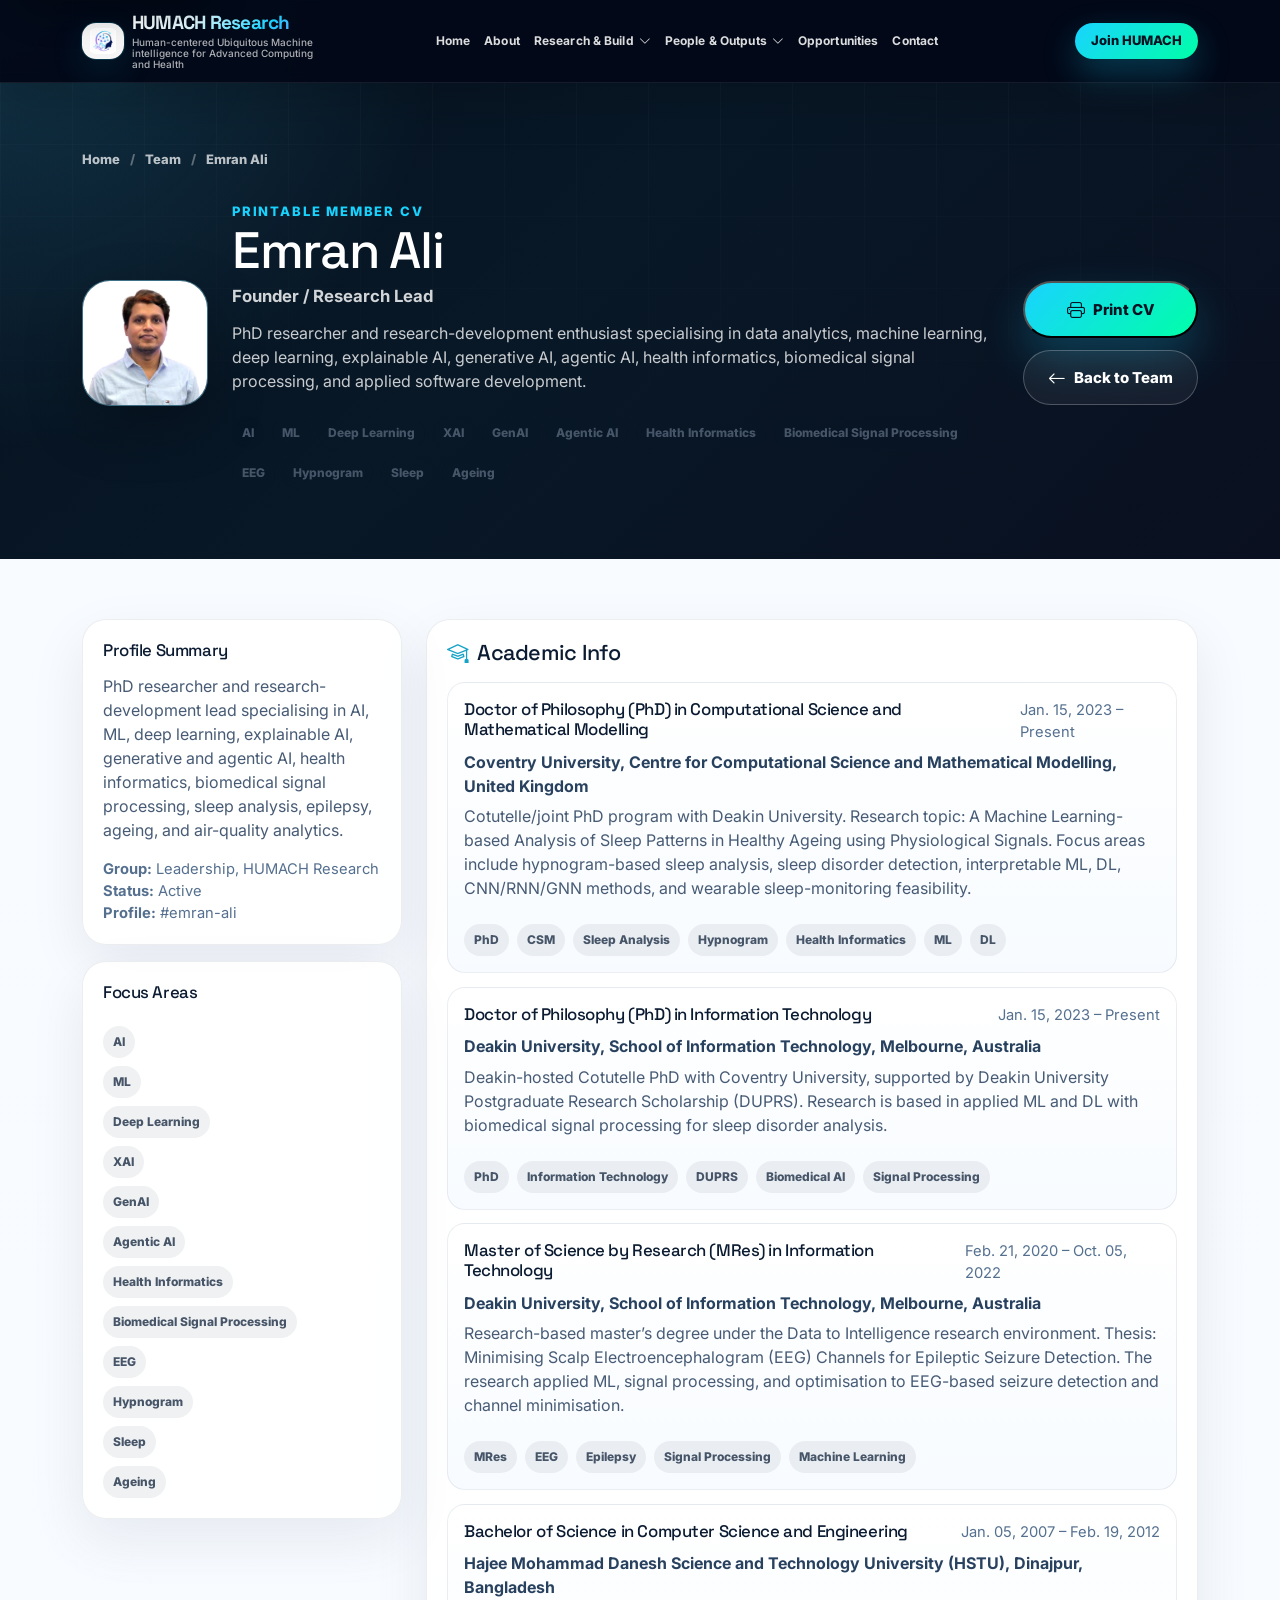
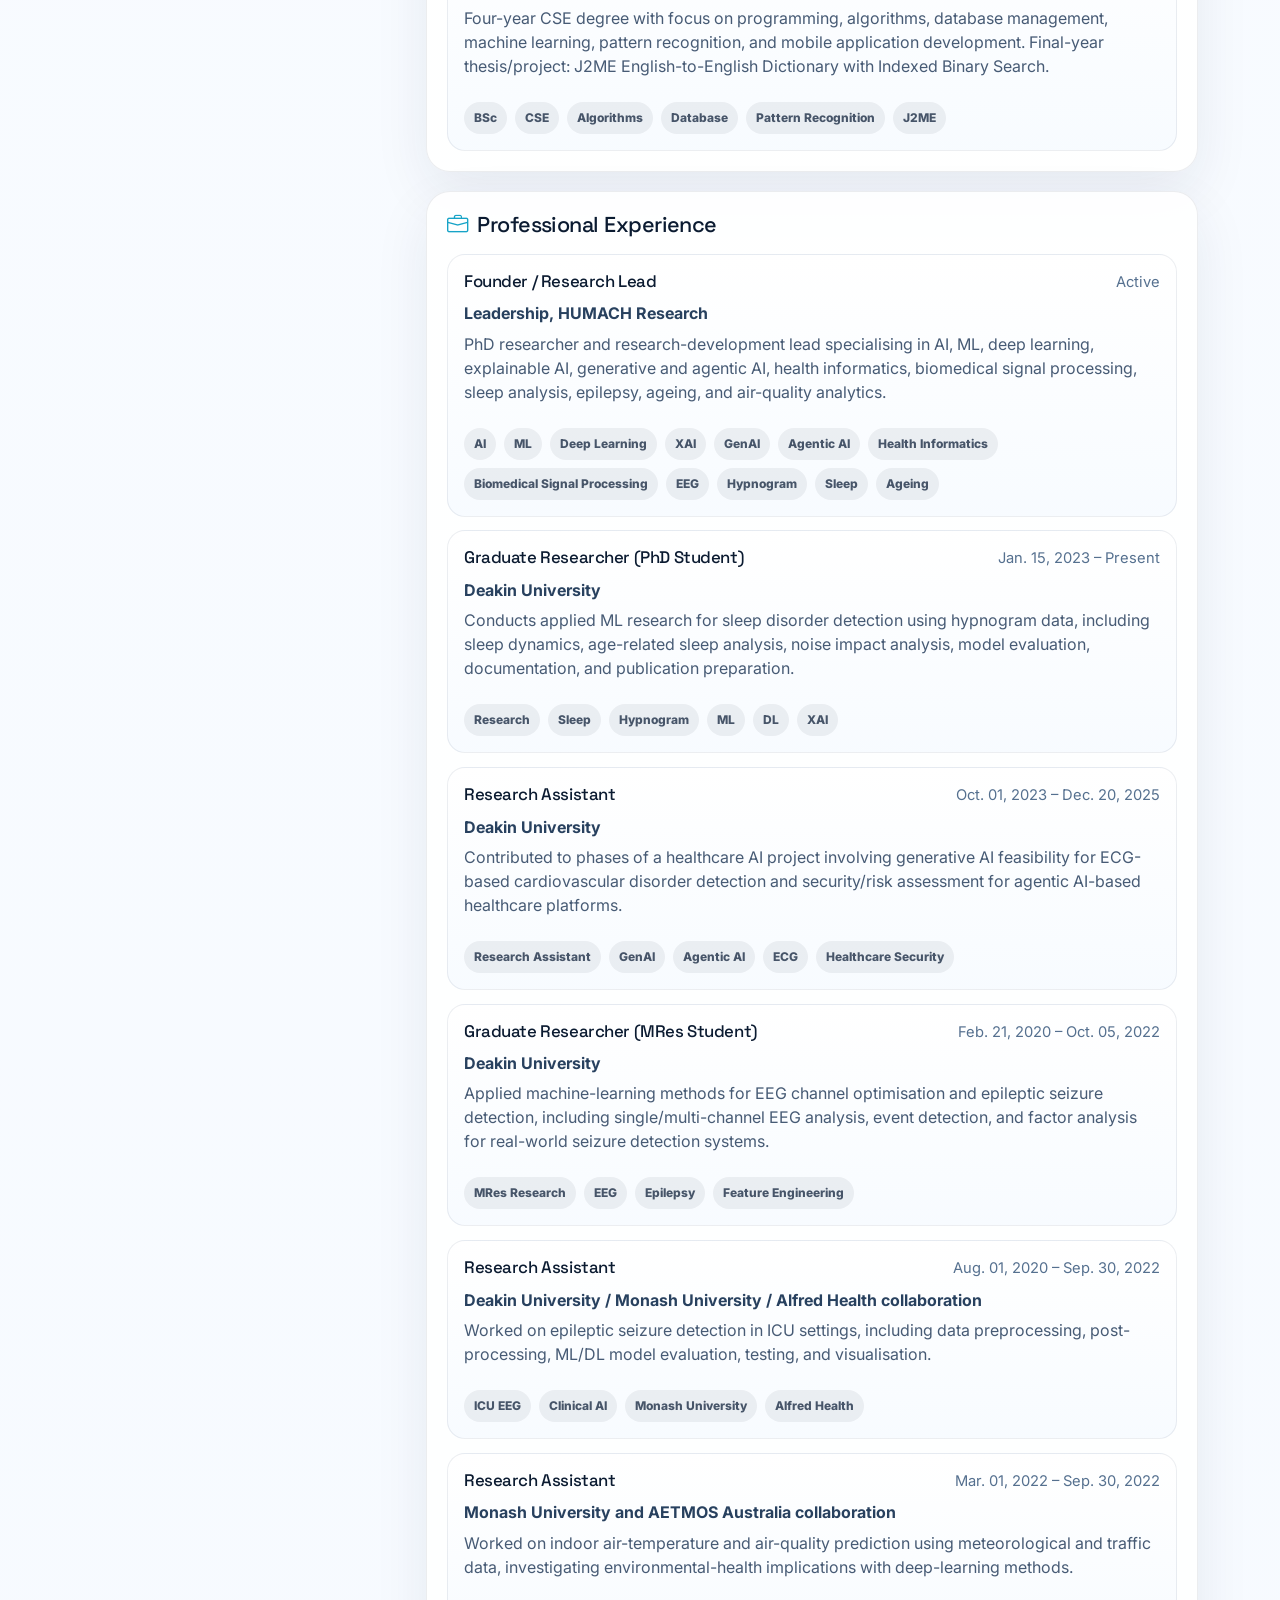
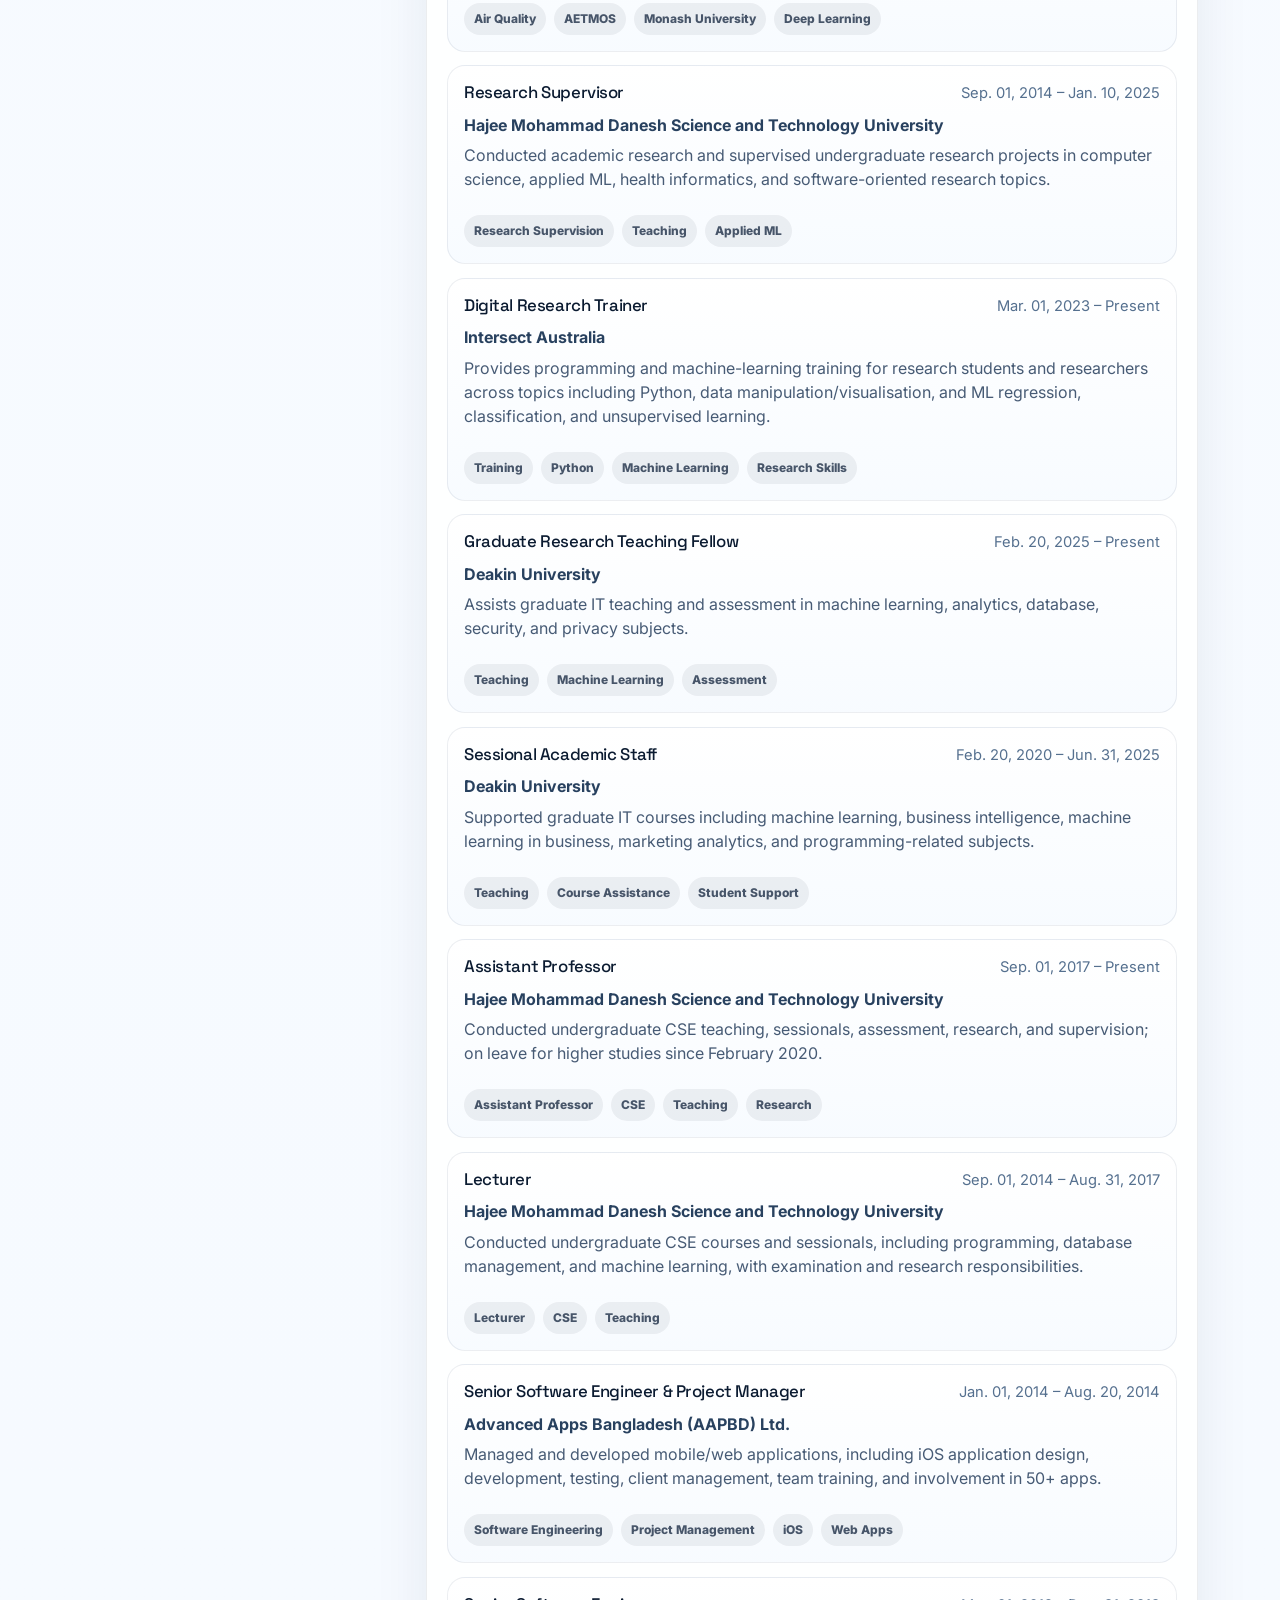
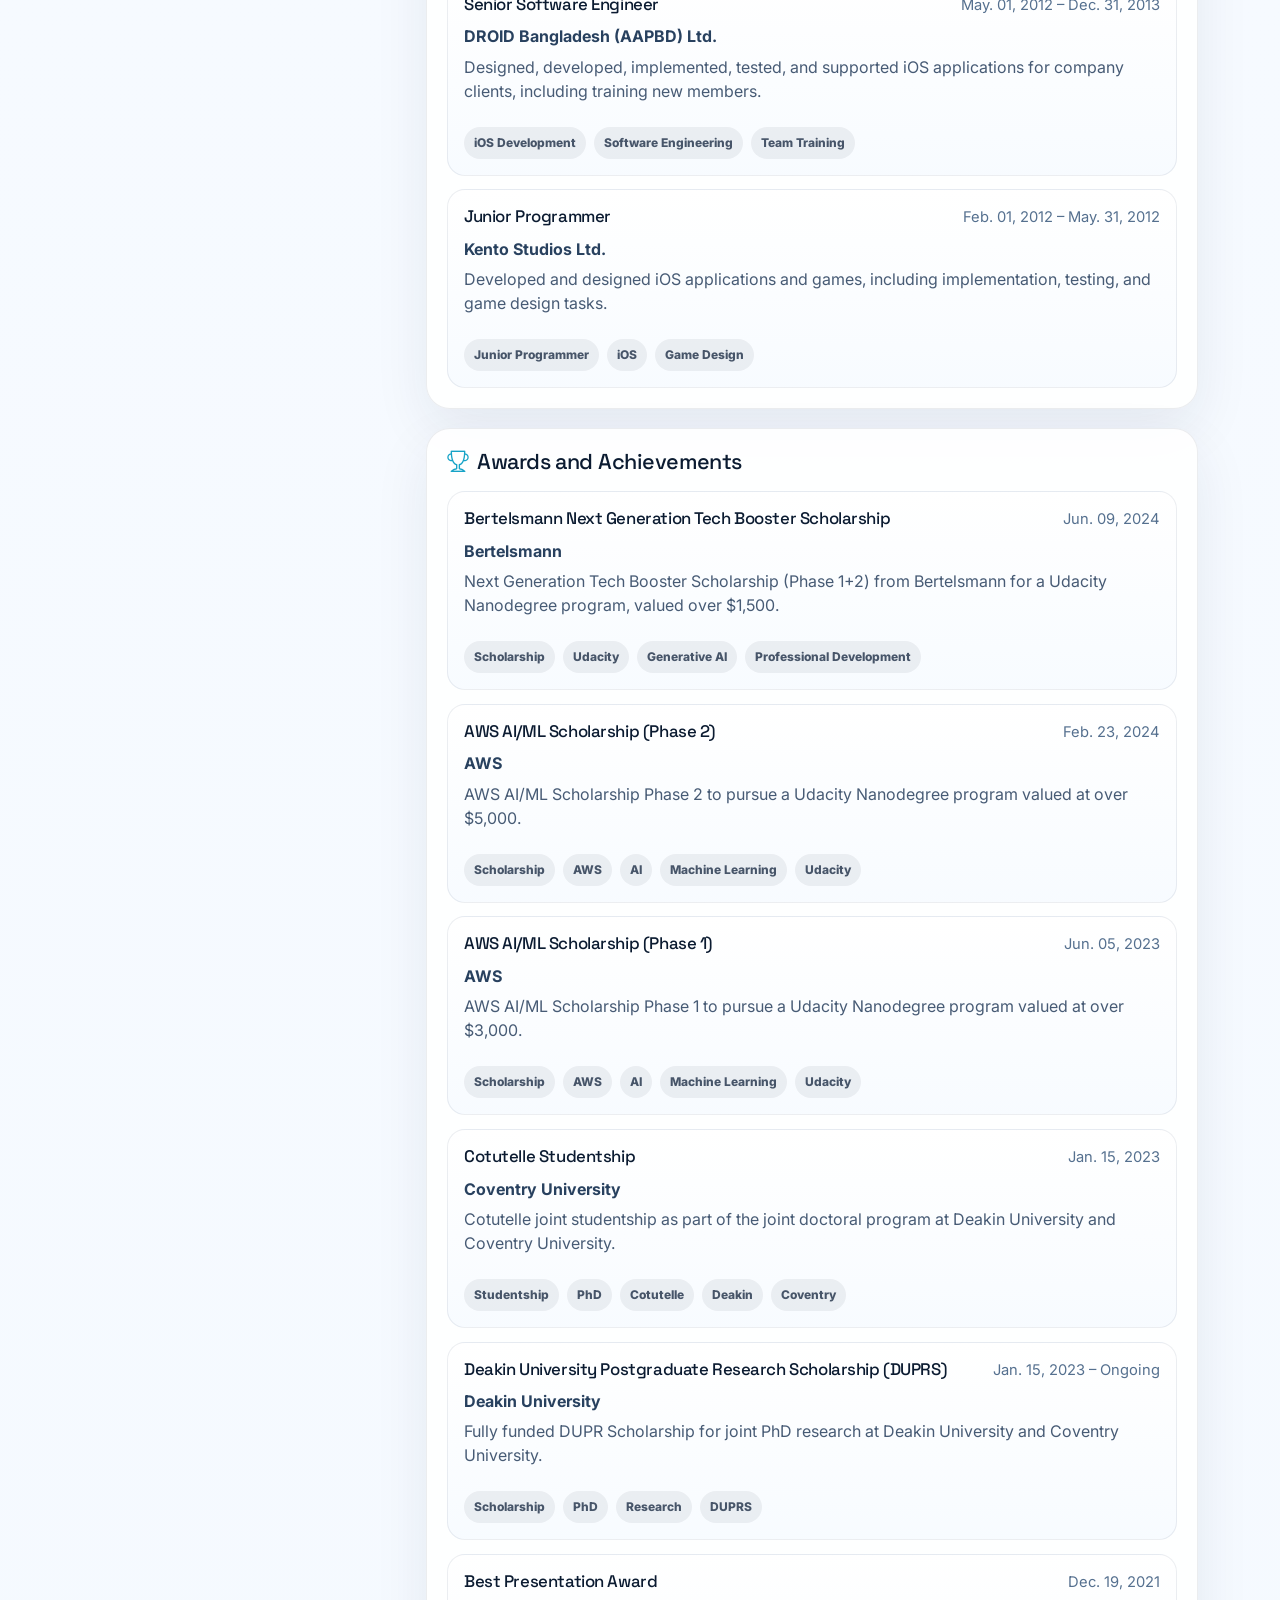
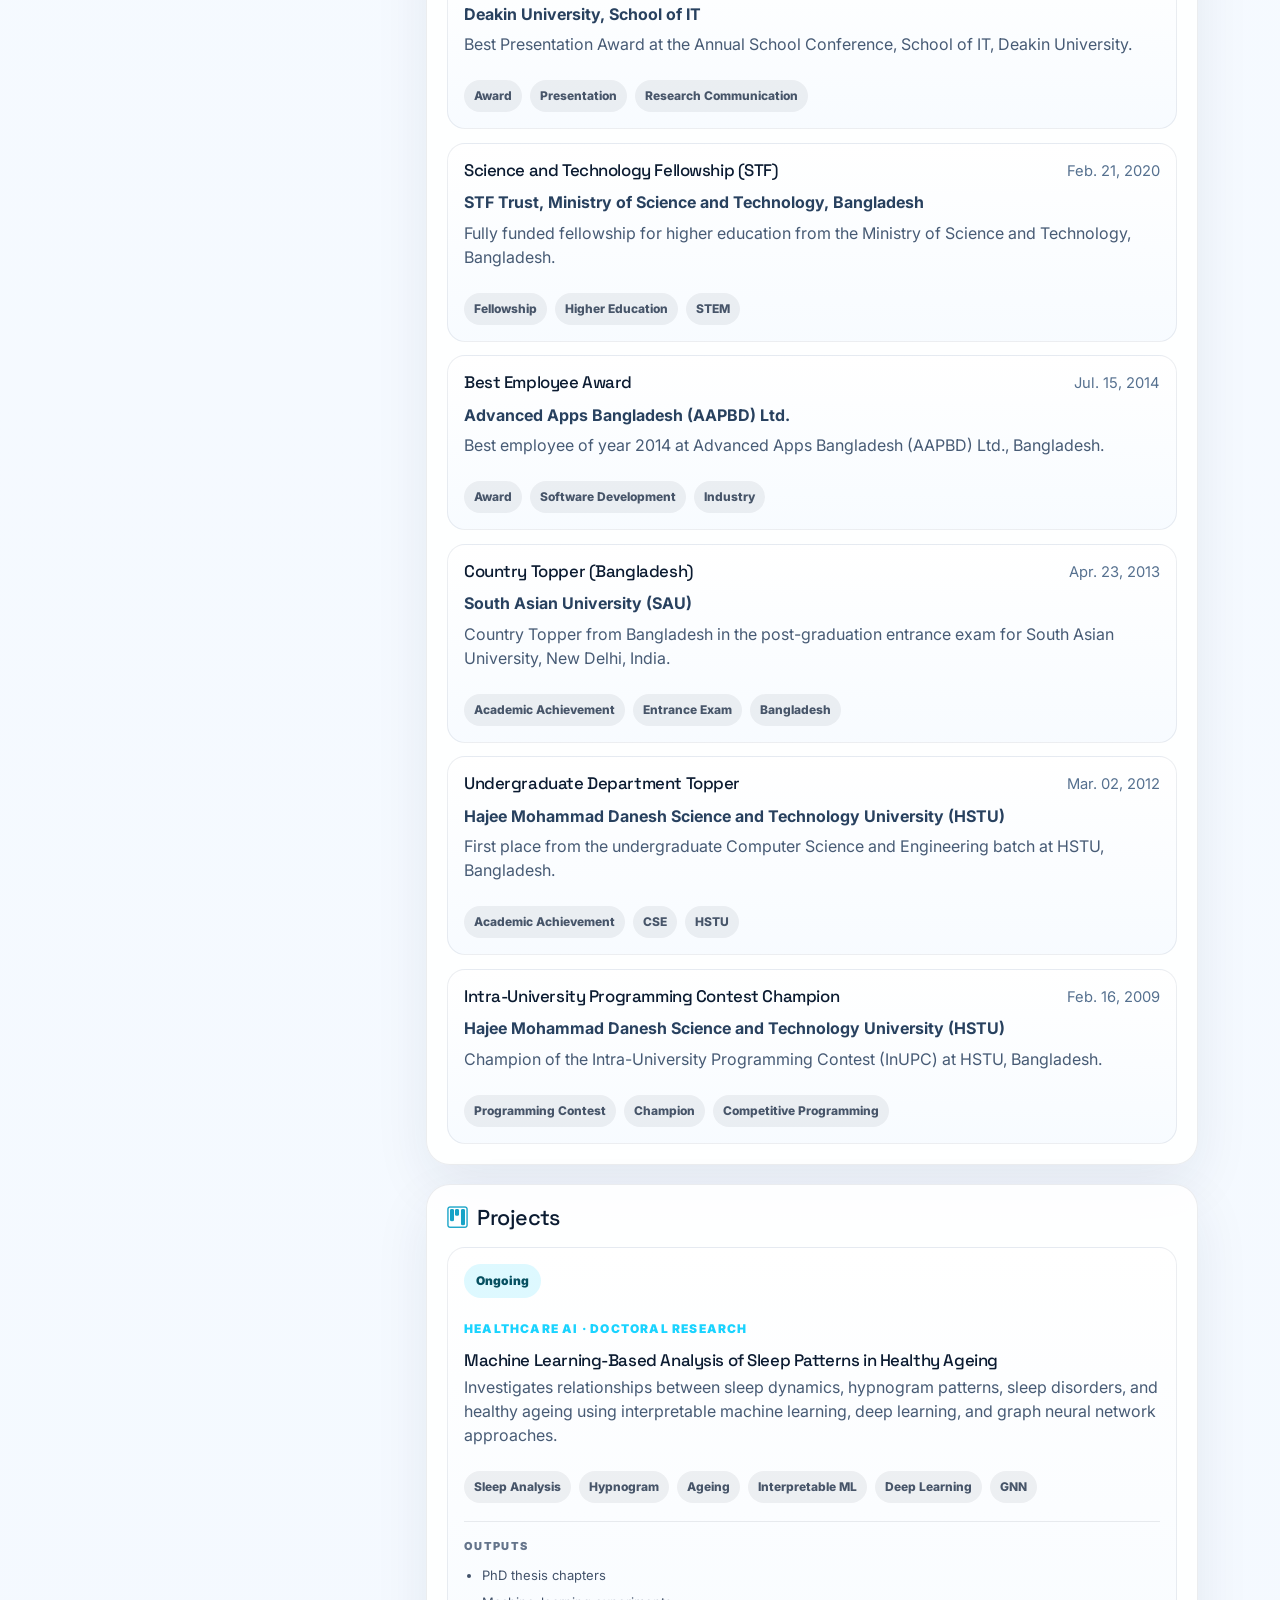
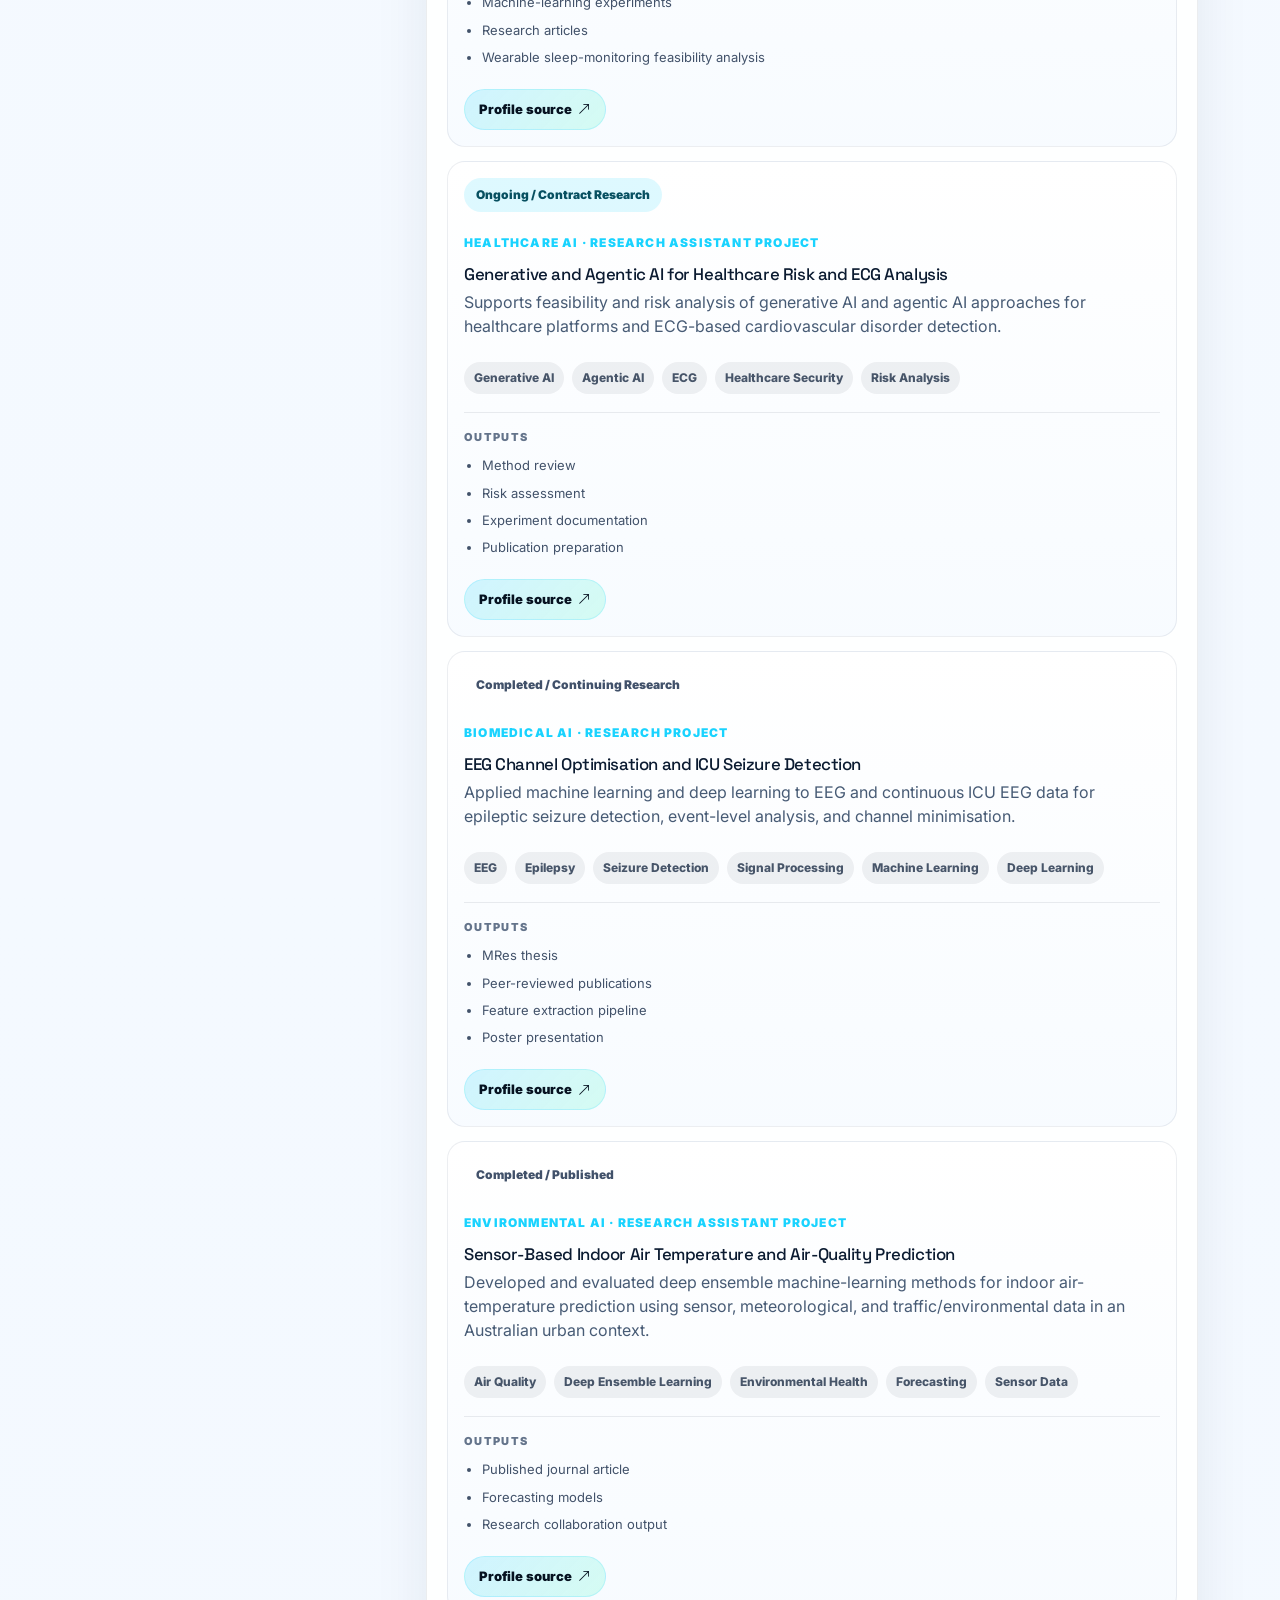
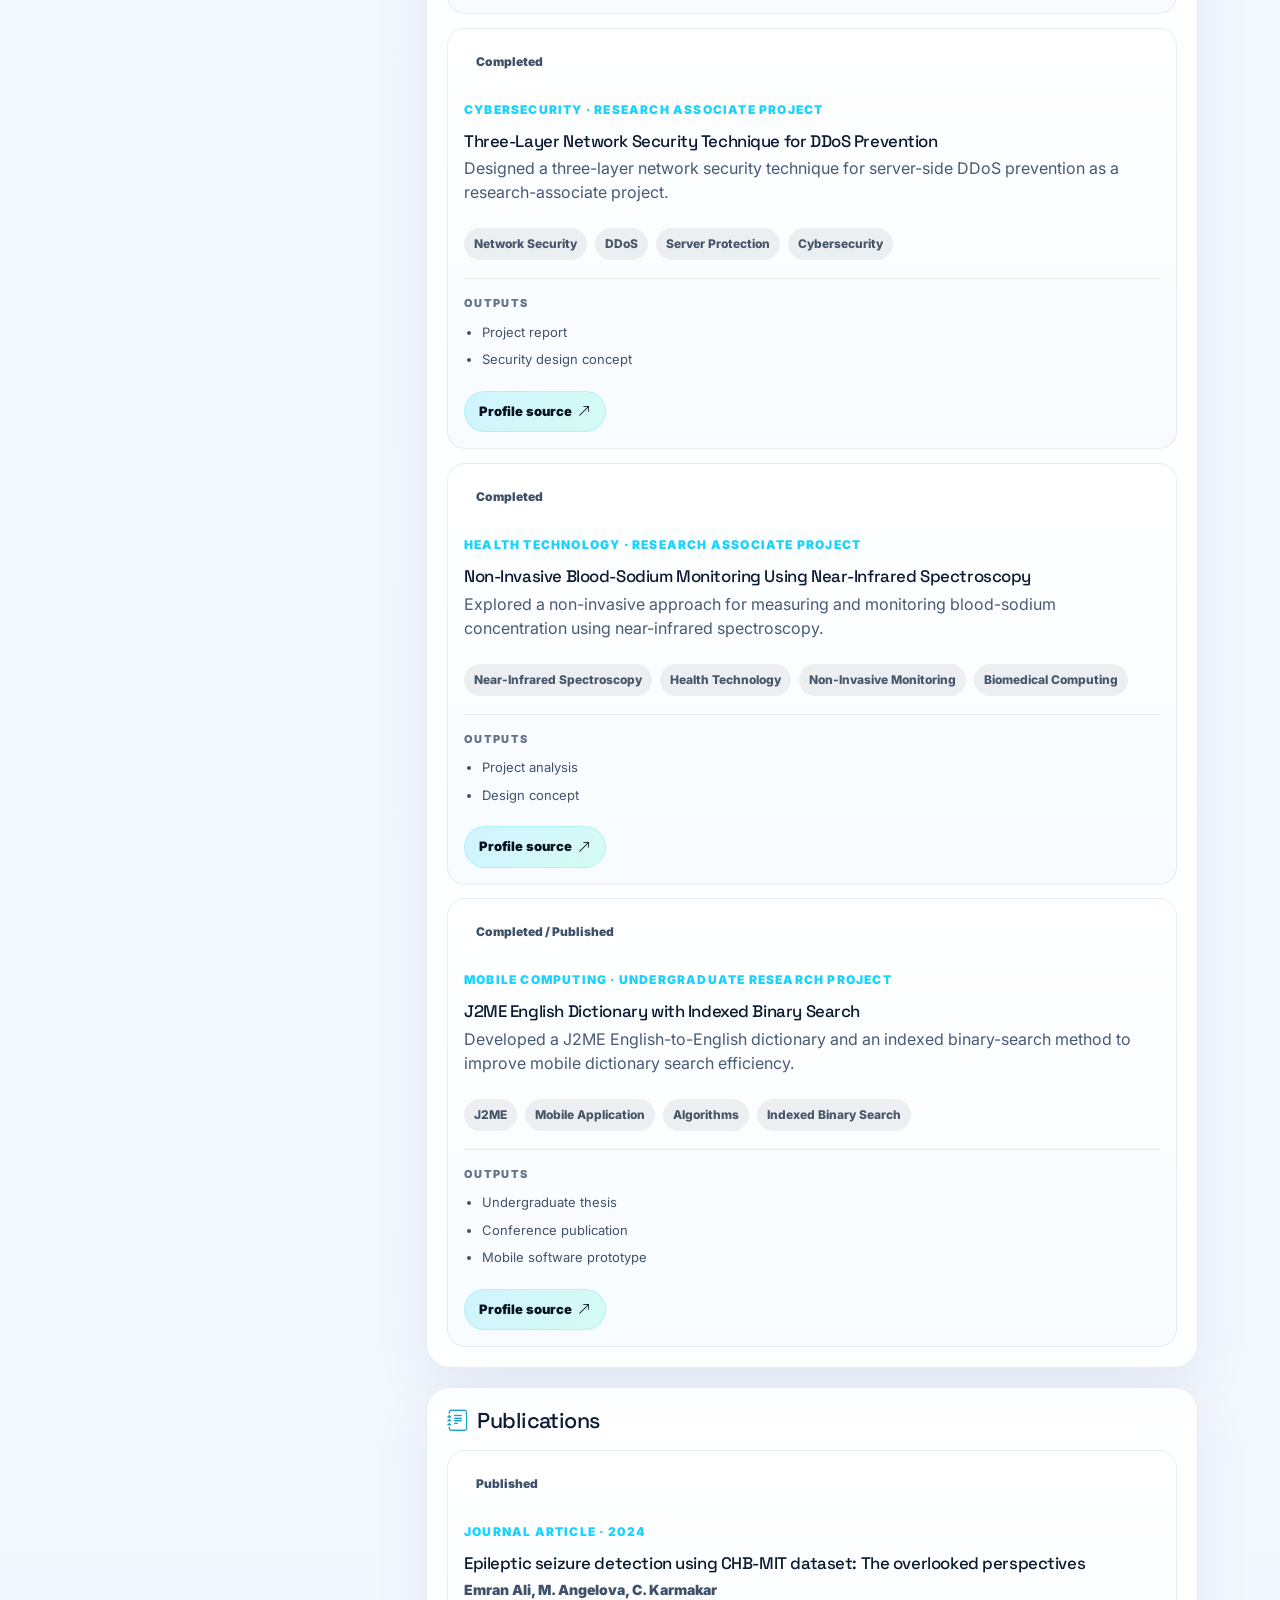
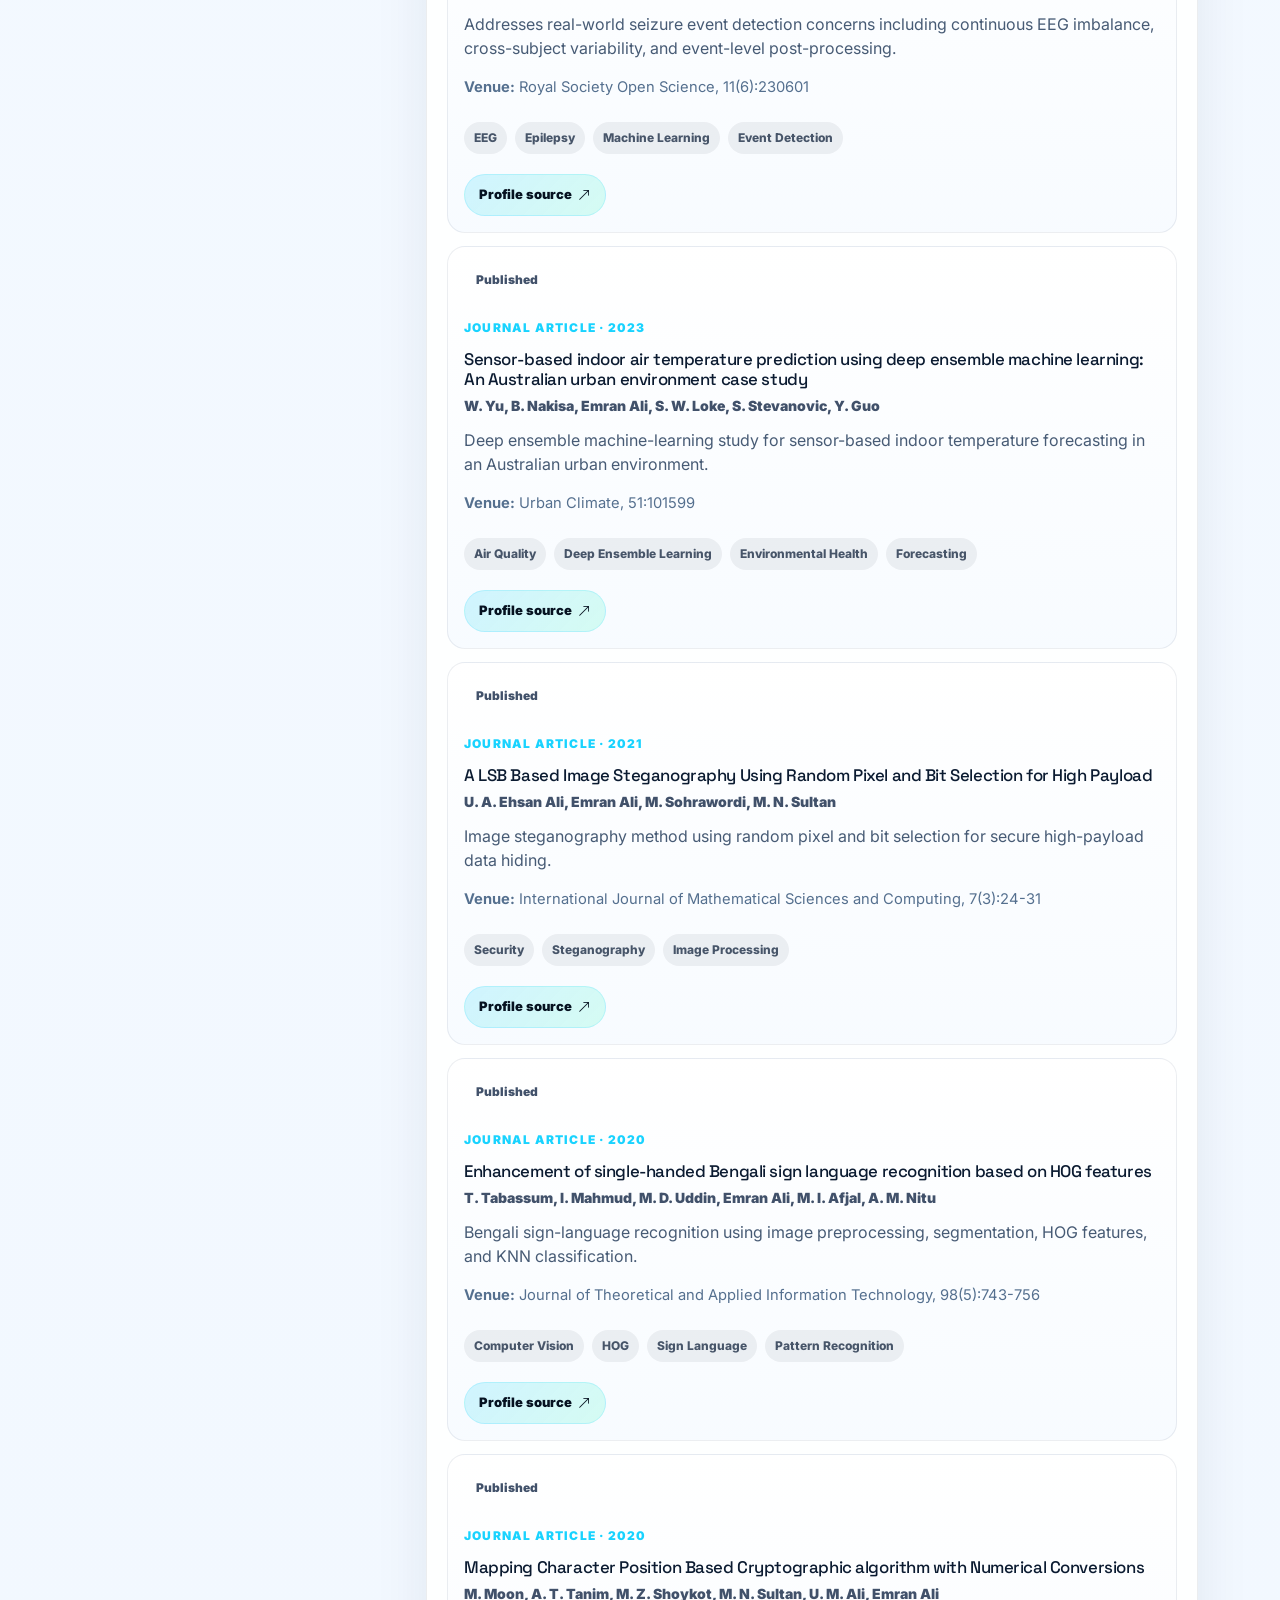
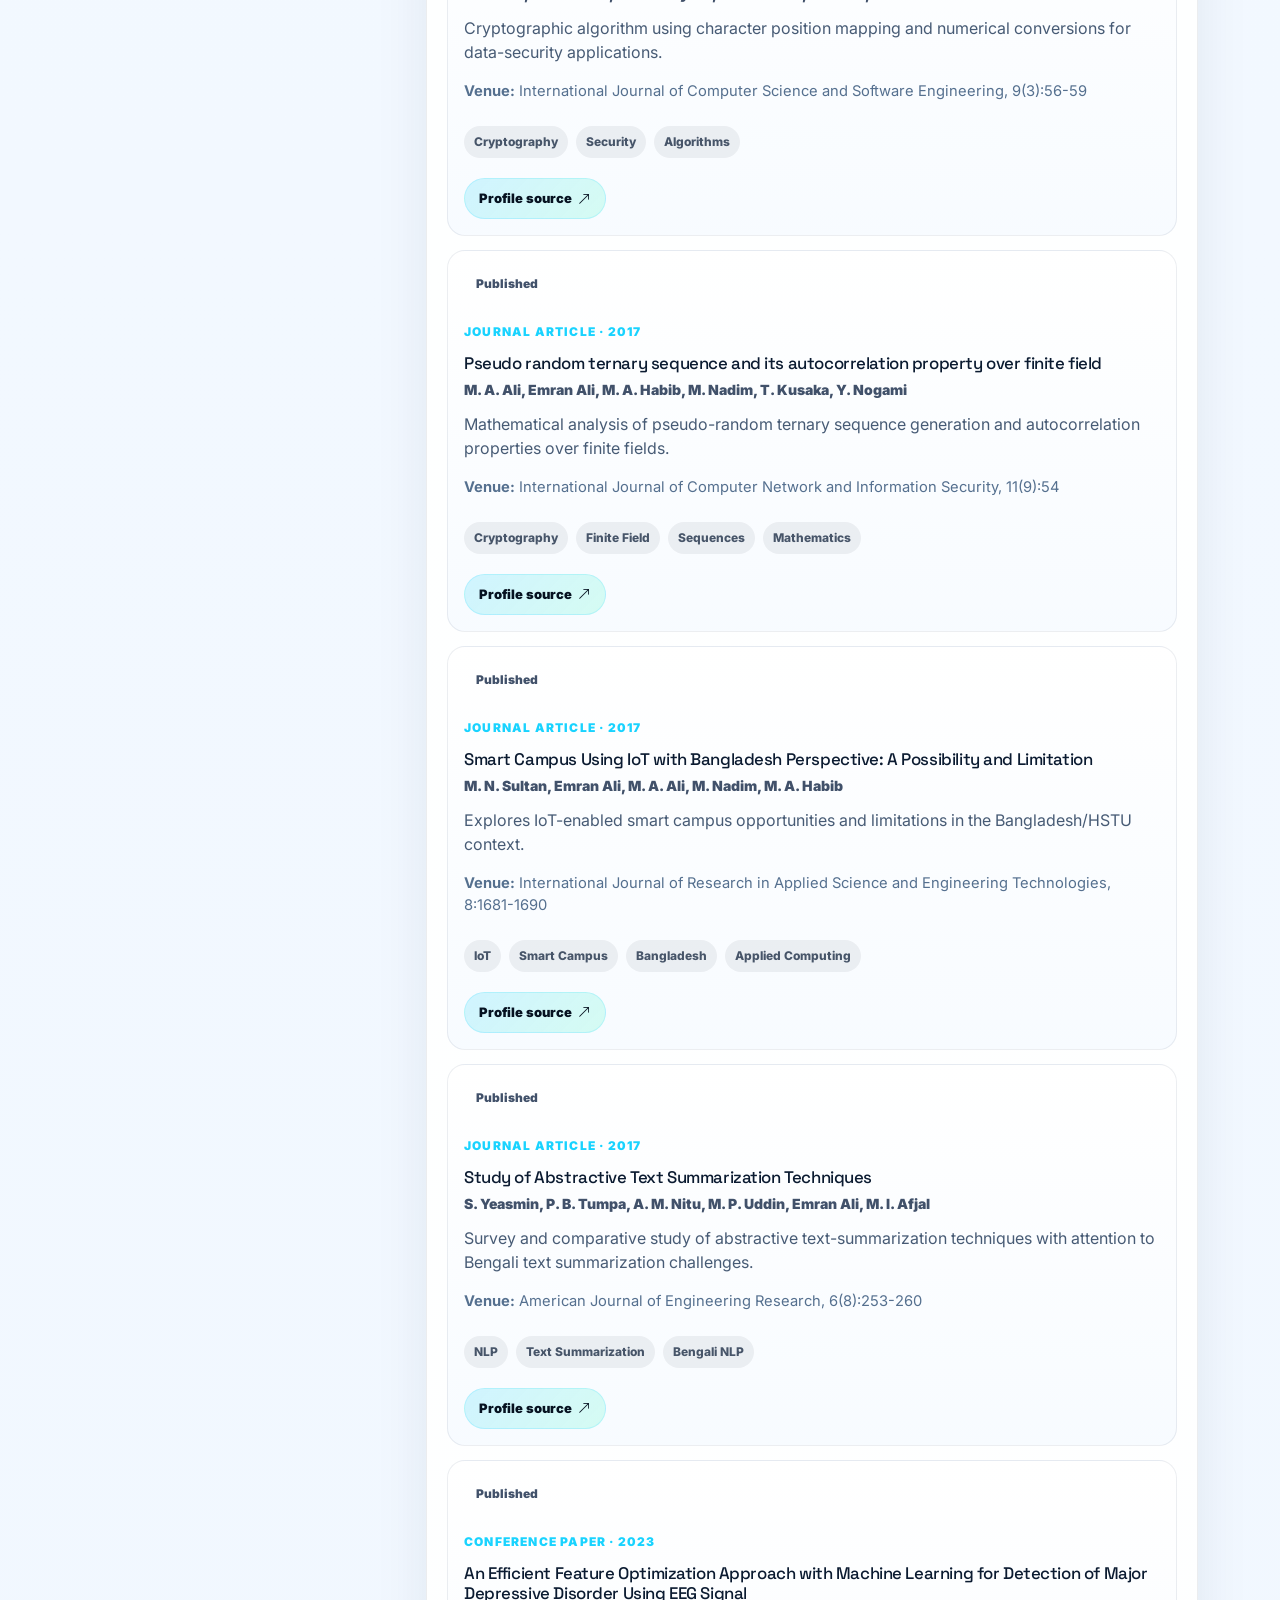
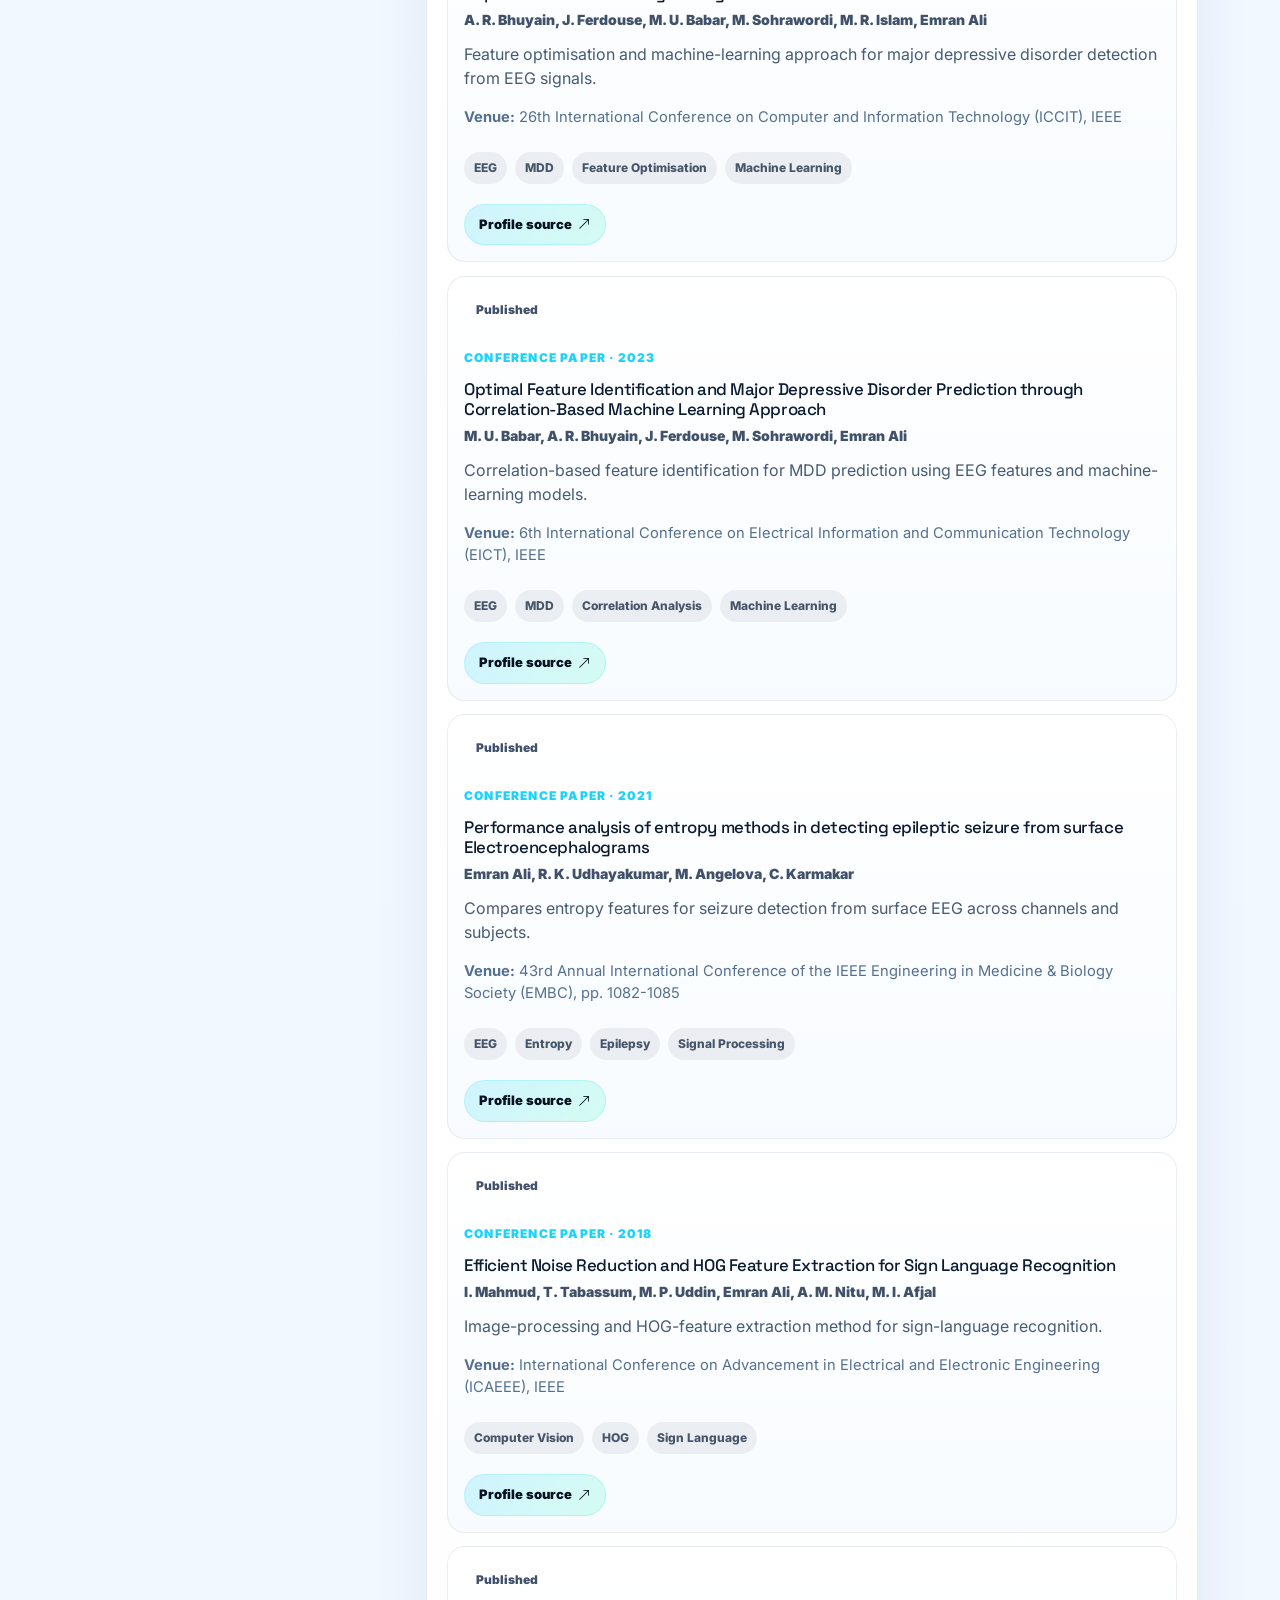
<file: member-details.html>
<!DOCTYPE html>
<html lang="en">
<head>
  <meta charset="utf-8" />
  <meta content="width=device-width, initial-scale=1.0" name="viewport" />
  <meta content="Printable CV-style profile page for HUMACH Research team members, rendered from structured JSON data." name="description" />
  <meta content="HUMACH Research member CV, printable CV, team member profile, research CV, JSON driven CV" name="keywords" />
  <title>HUMACH Research | Member CV</title>

  <!-- Favicons -->
  <link href="assets/img/brand/humach-favicon-64.png" rel="icon" />
  <link href="assets/img/brand/humach-apple-touch-icon.png" rel="apple-touch-icon" />

  <!-- Fonts -->
  <link href="https://fonts.googleapis.com" rel="preconnect" />
  <link crossorigin="" href="https://fonts.gstatic.com" rel="preconnect" />
  <link href="https://fonts.googleapis.com/css2?family=Inter:wght@300;400;500;600;700;800;900&amp;family=Space+Grotesk:wght@400;500;600;700&amp;display=swap" rel="stylesheet" />

  <!-- Vendor CSS Files -->
  <link href="assets/vendor/bootstrap/css/bootstrap.min.css" rel="stylesheet" />
  <link href="assets/vendor/bootstrap-icons/bootstrap-icons.css" rel="stylesheet" />
  <link href="assets/vendor/aos/aos.css" rel="stylesheet" />
  <link href="assets/vendor/swiper/swiper-bundle.min.css" rel="stylesheet" />
  <link href="assets/vendor/glightbox/css/glightbox.min.css" rel="stylesheet" />

  <!-- Main CSS Files -->
  <link href="assets/css/main.css" rel="stylesheet" />
  <link href="assets/css/humach-theme.css" rel="stylesheet" />
</head>

<body class="humach-theme humach-inner-page humach-member-cv-page humach-step14 humach-step15">
  <a class="skip-link" href="#main-content">Skip to main content</a>

  <header class="header d-flex align-items-center fixed-top humach-header humach-global-header" id="header">
    <div class="container-fluid container-xl position-relative d-flex align-items-center justify-content-between">
      <a aria-label="HUMACH Research home" class="logo humach-logo d-flex align-items-center me-auto me-lg-0" href="index.html#hero">
        <img alt="HUMACH Research logo" src="assets/img/brand/humach-logo-square-256.png" />
        <div class="brand-wordmark">
          <h1 class="sitename">HUMACH Research</h1>
          <small>Human-centered Ubiquitous Machine intelligence for Advanced Computing and Health</small>
        </div>
      </a>

      <nav aria-label="Main navigation" class="navmenu humach-navmenu" id="navmenu">
        <ul>
          <li><a data-nav-section="home" href="index.html#hero">Home</a></li>
          <li><a data-nav-section="about" href="index.html#about">About</a></li>
          <li class="dropdown"><a data-nav-section="research" href="research.html"><span>Research &amp; Build</span> <i aria-hidden="true" class="bi bi-chevron-down toggle-dropdown"></i></a>
            <ul>
              <li><a href="research.html">Research Areas</a></li>
              <li><a href="development.html">Development</a></li>
              <li><a href="projects.html">Projects</a></li>
            </ul>
          </li>
          <li class="dropdown"><a class="active" data-nav-section="outputs" href="team.html"><span>People &amp; Outputs</span> <i aria-hidden="true" class="bi bi-chevron-down toggle-dropdown"></i></a>
            <ul>
              <li><a href="publications.html">Publications</a></li>
              <li><a class="active" href="team.html">Team</a></li>
              <li><a href="news.html">News</a></li>
            </ul>
          </li>
          <li><a data-nav-section="opportunities" href="opportunities.html">Opportunities</a></li>
          <li><a data-nav-section="contact" href="contact.html">Contact</a></li>
        </ul>
        <button class="mobile-nav-toggle d-xl-none bi bi-list" type="button" aria-label="Open mobile navigation" aria-controls="navmenu" aria-expanded="false"></button>
      </nav>

      <a class="btn-getstarted humach-nav-cta" href="https://docs.google.com/forms/d/e/1FAIpQLSc2rjl6WL0T1_B5Y9ua9td9W2VP8LtreweC3V4BgHKmEk9K3g/viewform?usp=publish-editor" rel="noopener" target="_blank">Join HUMACH</a>
    </div>
  </header>

  <main class="main" id="main-content">
    <div data-humach-render="member-cv">
      <section class="section member-cv-shell member-cv-loading">
        <div class="container">
          <div class="cv-not-found">
            <h1>Loading member CV</h1>
            <p>Please wait while the member profile is prepared.</p>
          </div>
        </div>
      </section>
    </div>
  </main>

  <footer id="footer" class="footer humach-footer dark-background">
    <div class="footer-top">
      <div class="container">
        <div class="row gy-4">
          <div class="col-lg-4 col-md-12 footer-about">
            <a aria-label="HUMACH Research home" href="index.html#hero" class="logo d-flex align-items-center">
              <img src="assets/img/brand/humach-logo-footer.png" alt="HUMACH Research logo">
            </a>
            <p>Human-centered Ubiquitous Machine intelligence for Advanced Computing and Health.</p>
            <p class="footer-tagline">Research, development, training, and collaboration for intelligent systems with human and societal impact.</p>
          </div>

          <div class="col-lg-2 col-6 footer-links">
            <h4>Explore</h4>
            <ul>
              <li><i class="bi bi-chevron-right"></i> <a href="index.html#about">About HUMACH</a></li>
              <li><i class="bi bi-chevron-right"></i> <a href="research.html">Research Areas</a></li>
              <li><i class="bi bi-chevron-right"></i> <a href="development.html">Development</a></li>
            </ul>
          </div>

          <div class="col-lg-2 col-6 footer-links">
            <h4>Outputs</h4>
            <ul>
              <li><i class="bi bi-chevron-right"></i> <a href="projects.html">Projects</a></li>
              <li><i class="bi bi-chevron-right"></i> <a href="publications.html">Publications</a></li>
              <li><i class="bi bi-chevron-right"></i> <a href="team.html">Team</a></li>
              <li><i class="bi bi-chevron-right"></i> <a href="news.html">News</a></li>
            </ul>
          </div>

          <div class="col-lg-2 col-6 footer-links">
            <h4>Opportunities</h4>
            <ul>
              <li><i class="bi bi-chevron-right"></i> <a href="opportunities.html">Research Internship</a></li>
              <li><i class="bi bi-chevron-right"></i> <a href="opportunities.html">Development Internship</a></li>
              <li><i class="bi bi-chevron-right"></i> <a href="https://docs.google.com/forms/d/e/1FAIpQLSc2rjl6WL0T1_B5Y9ua9td9W2VP8LtreweC3V4BgHKmEk9K3g/viewform?usp=publish-editor" target="_blank" rel="noopener">Join HUMACH</a></li>
            </ul>
          </div>

          <div class="col-lg-2 col-6 footer-links">
            <h4>Contact</h4>
            <ul>
              <li><i class="bi bi-chevron-right"></i> <a href="contact.html">Contact HUMACH</a></li>
              <li><i class="bi bi-chevron-right"></i> <a href="contact.html#contact-gateway">Collaboration Gateway</a></li>
              <li><i class="bi bi-chevron-right"></i> <a href="mailto:contact@humachresearch.org">Email HUMACH</a></li>
            </ul>
          </div>
        </div>
      </div>
    </div>

    <div class="copyright">
      <div class="container text-center">
        <p>© <span data-current-year>2026</span> <strong class="px-1 sitename">HUMACH Research</strong> <span>All Rights Reserved</span></p>
        <div class="credits">
          HUMACH Research static site system; redesigned from the original BootstrapMade Gp template base.
        </div>
      </div>
    </div>
  </footer>

  <a href="#" id="scroll-top" class="scroll-top d-flex align-items-center justify-content-center" aria-label="Back to top"><i class="bi bi-arrow-up-short"></i></a>
  <div id="preloader" aria-hidden="true"></div>

  <!-- Vendor JS Files -->
  <script src="assets/vendor/bootstrap/js/bootstrap.bundle.min.js"></script>
  <script src="assets/vendor/php-email-form/validate.js"></script>
  <script src="assets/vendor/aos/aos.js"></script>
  <script src="assets/vendor/glightbox/js/glightbox.min.js"></script>
  <script src="assets/vendor/purecounter/purecounter_vanilla.js"></script>
  <script src="assets/vendor/imagesloaded/imagesloaded.pkgd.min.js"></script>
  <script src="assets/vendor/isotope-layout/isotope.pkgd.min.js"></script>
  <script src="assets/vendor/swiper/swiper-bundle.min.js"></script>

  <!-- Main JS File -->
  <script src="assets/js/main.js"></script>
  <script src="assets/js/humach-ui.js"></script>
  <script src="assets/js/humach-data-loader.js"></script>
  <script src="assets/js/humach-member-cv.js"></script>
  <script src="assets/js/humach-polish.js"></script>
</body>
</html>
</file>
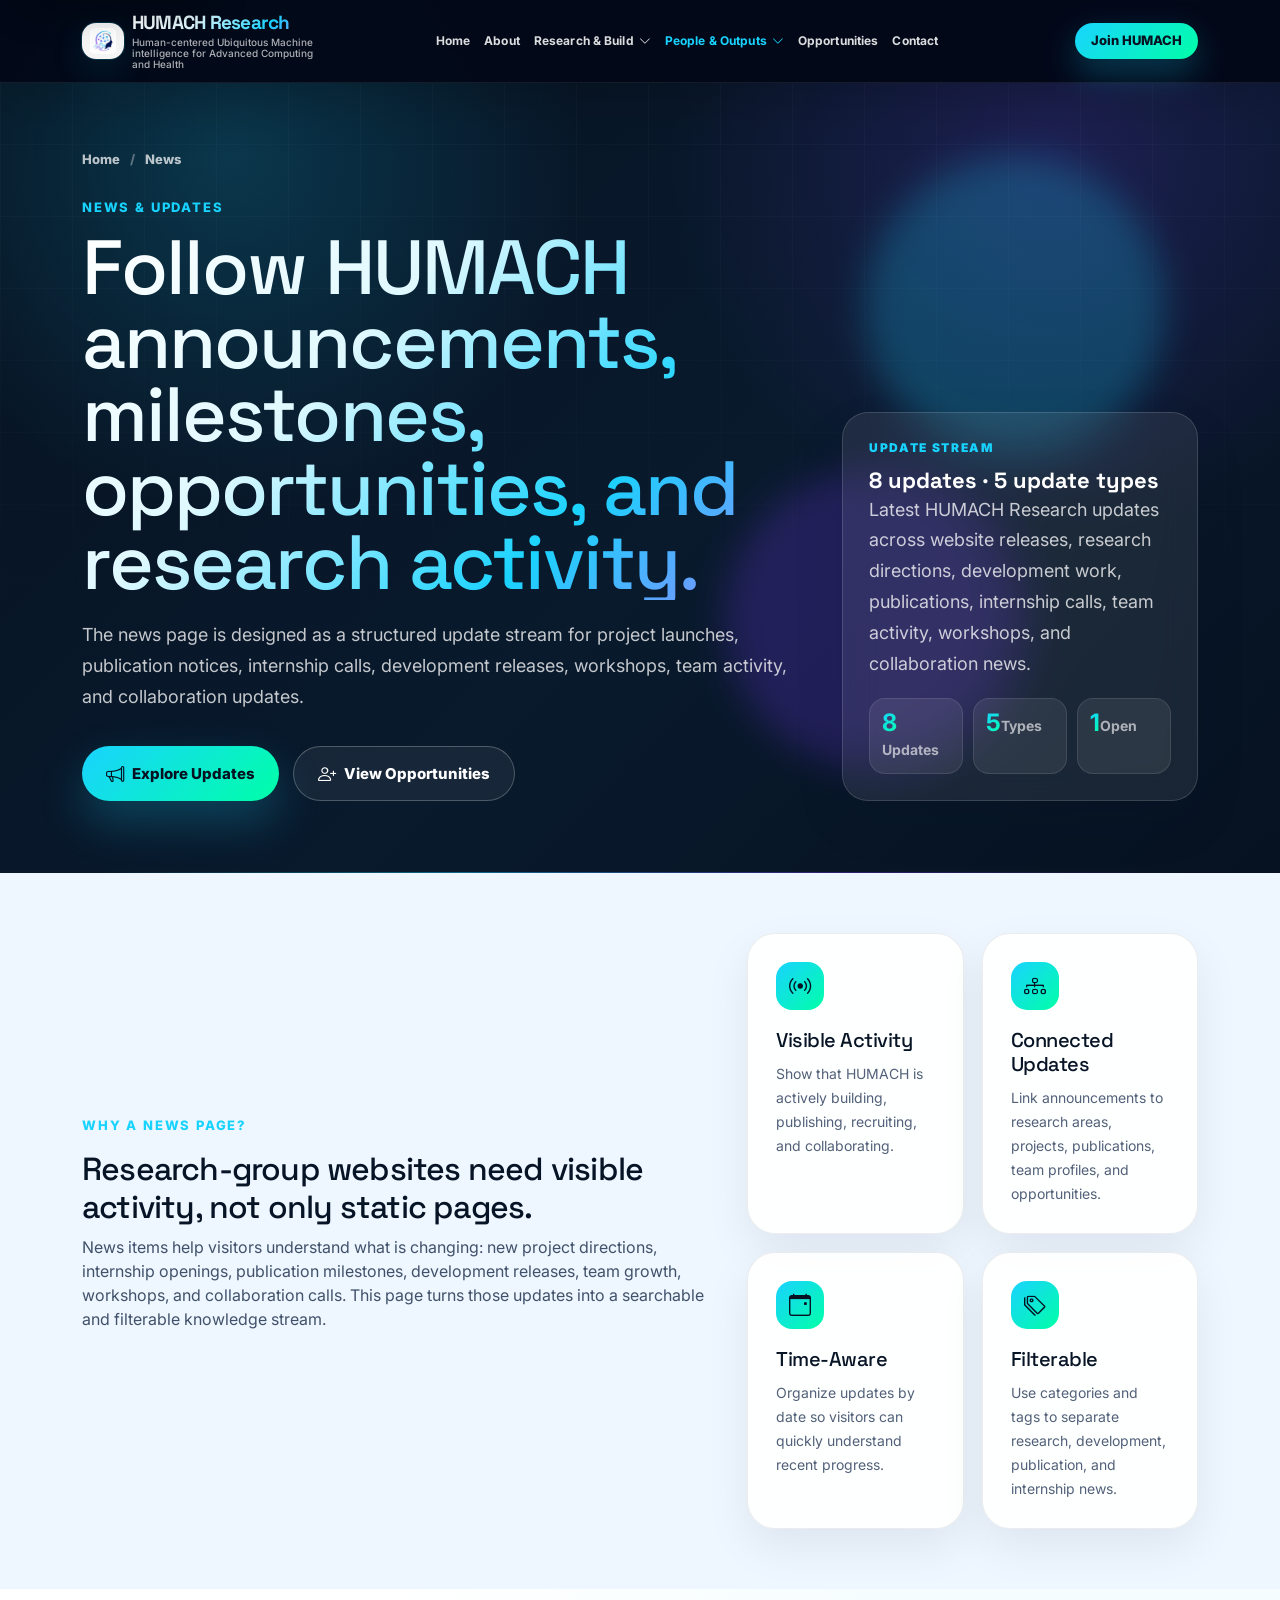
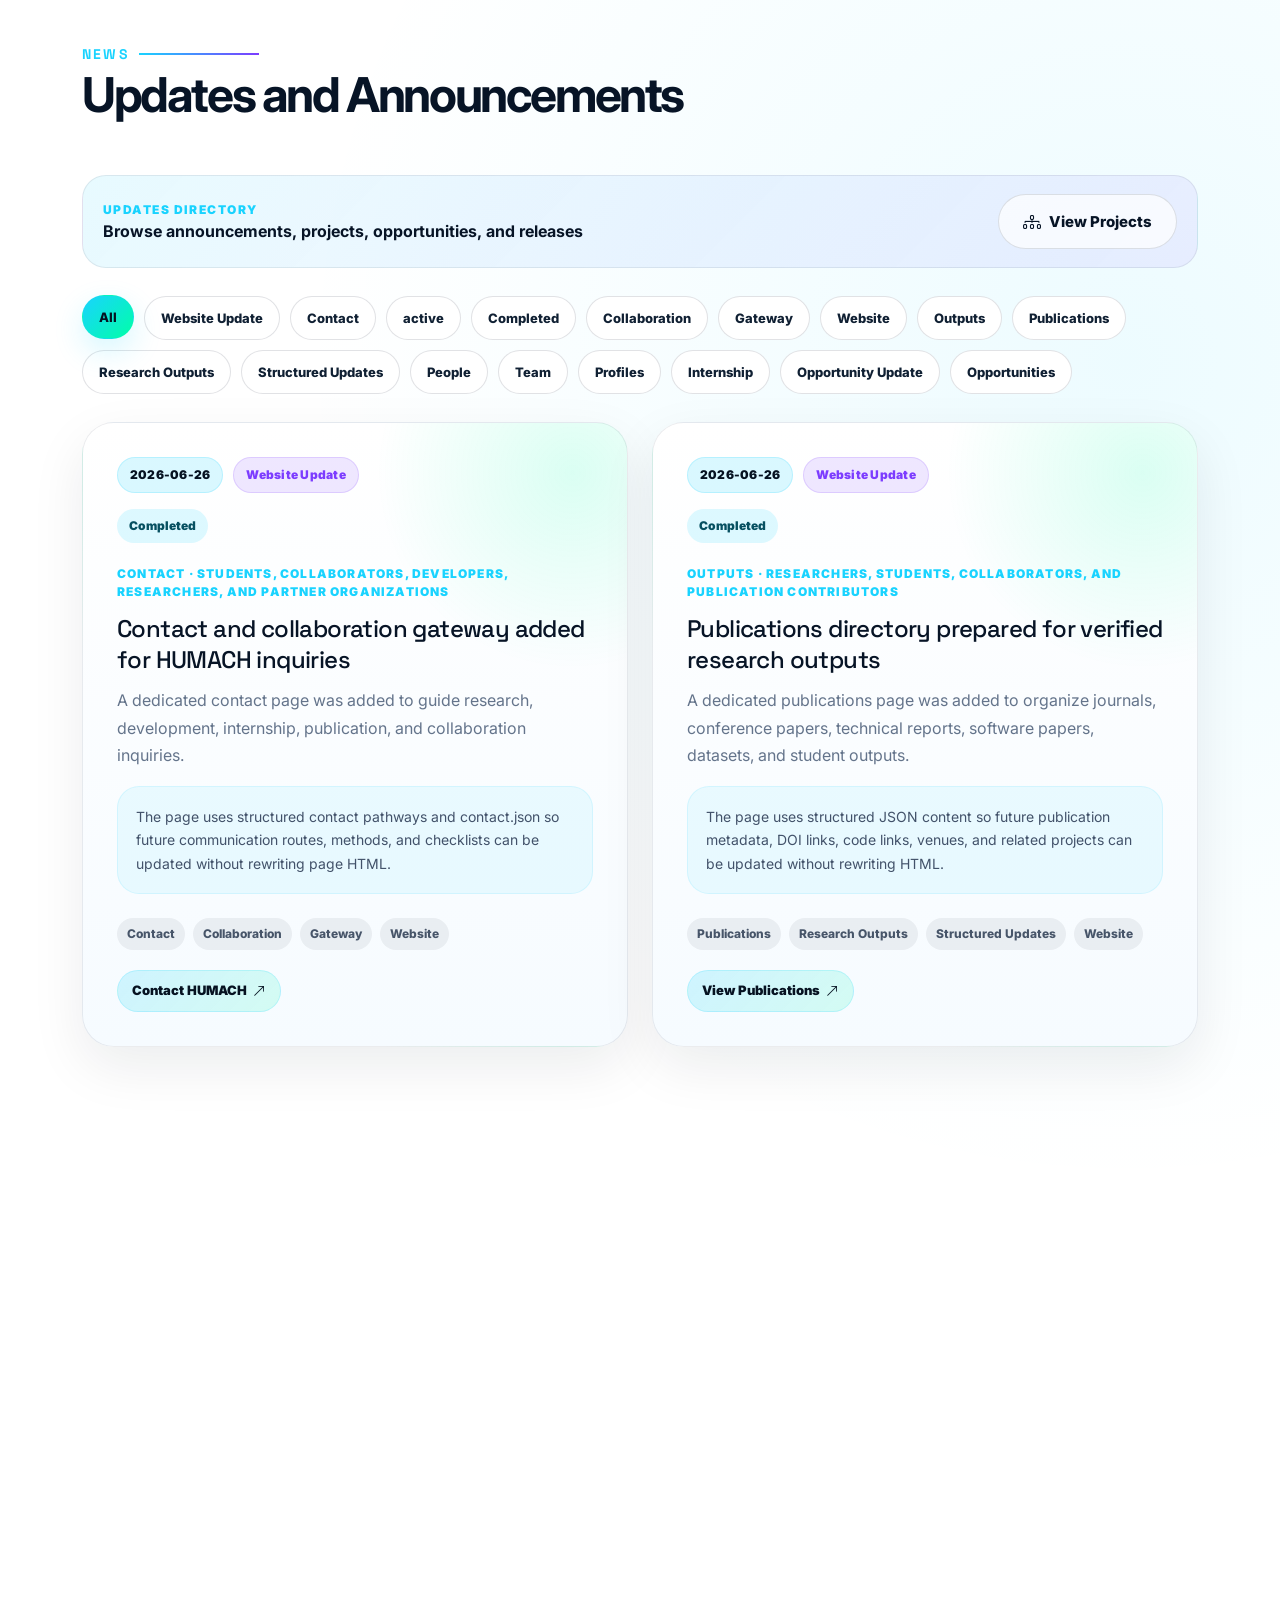
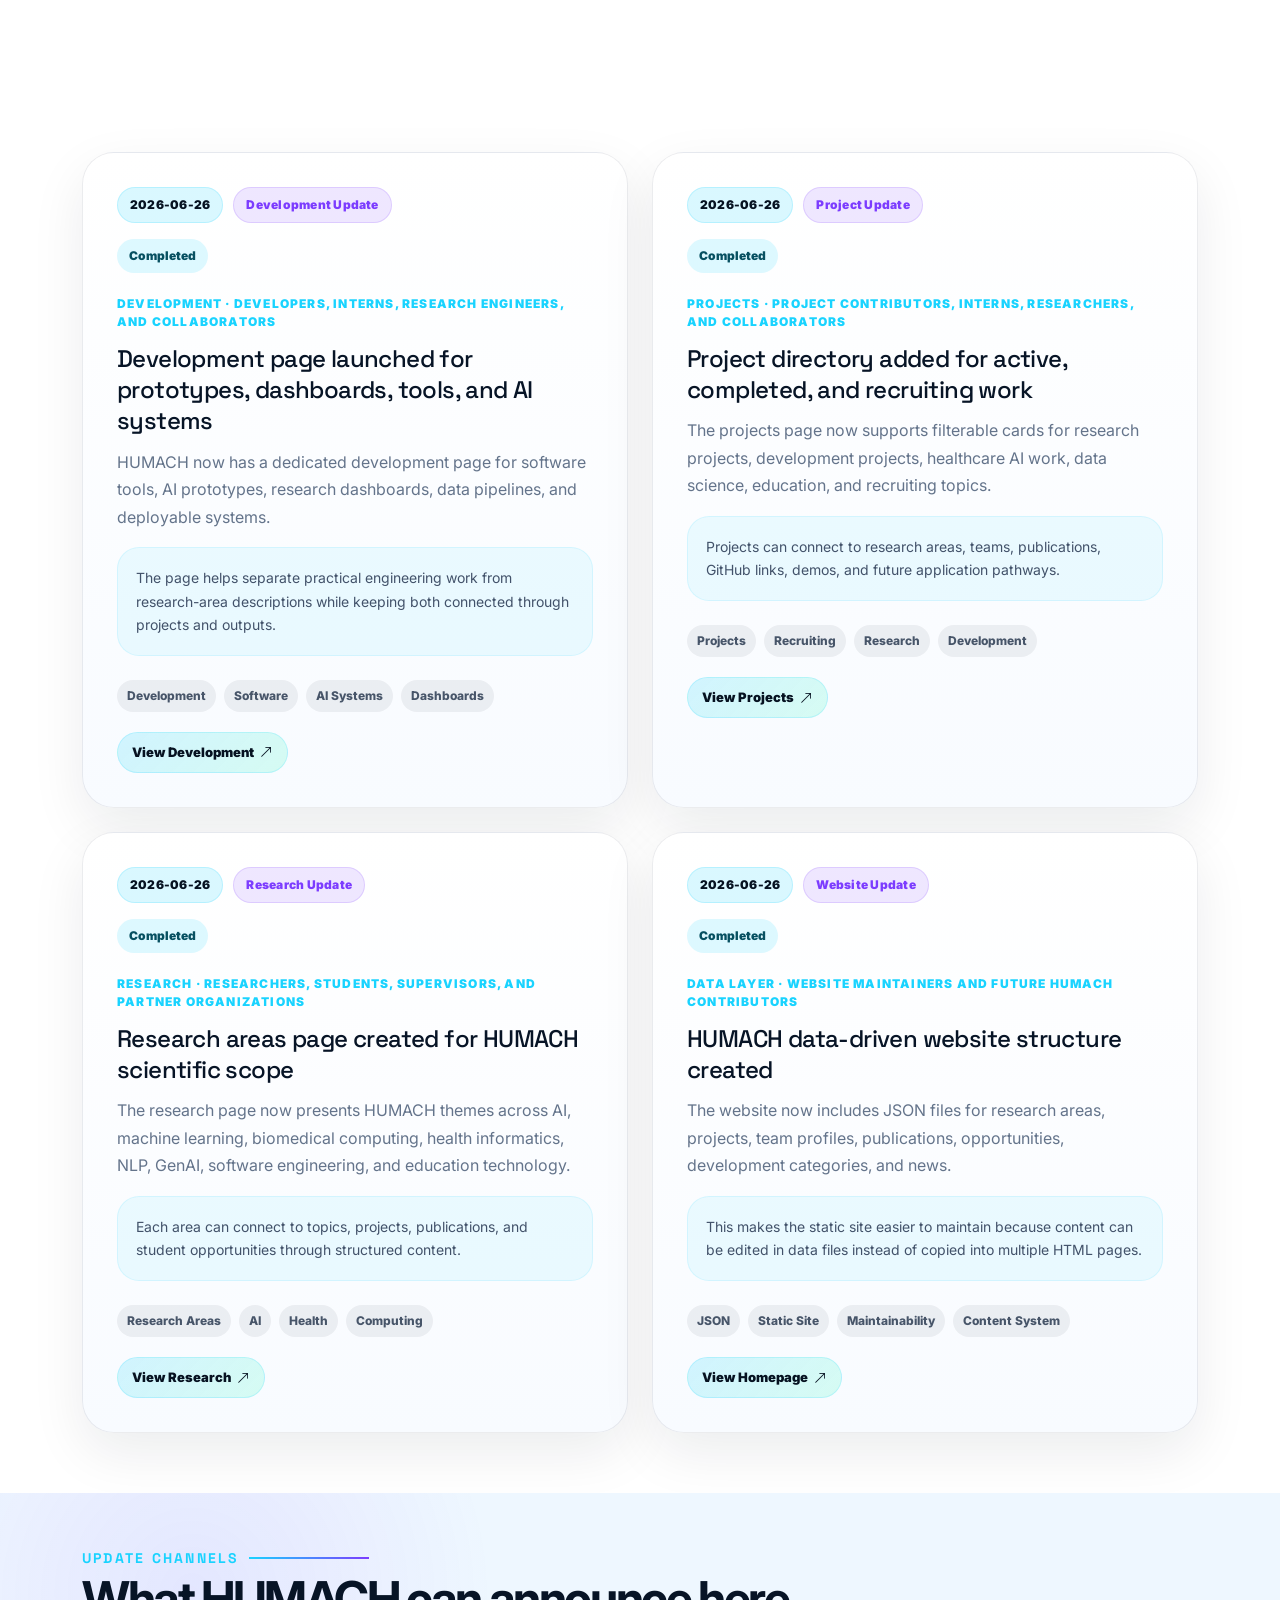
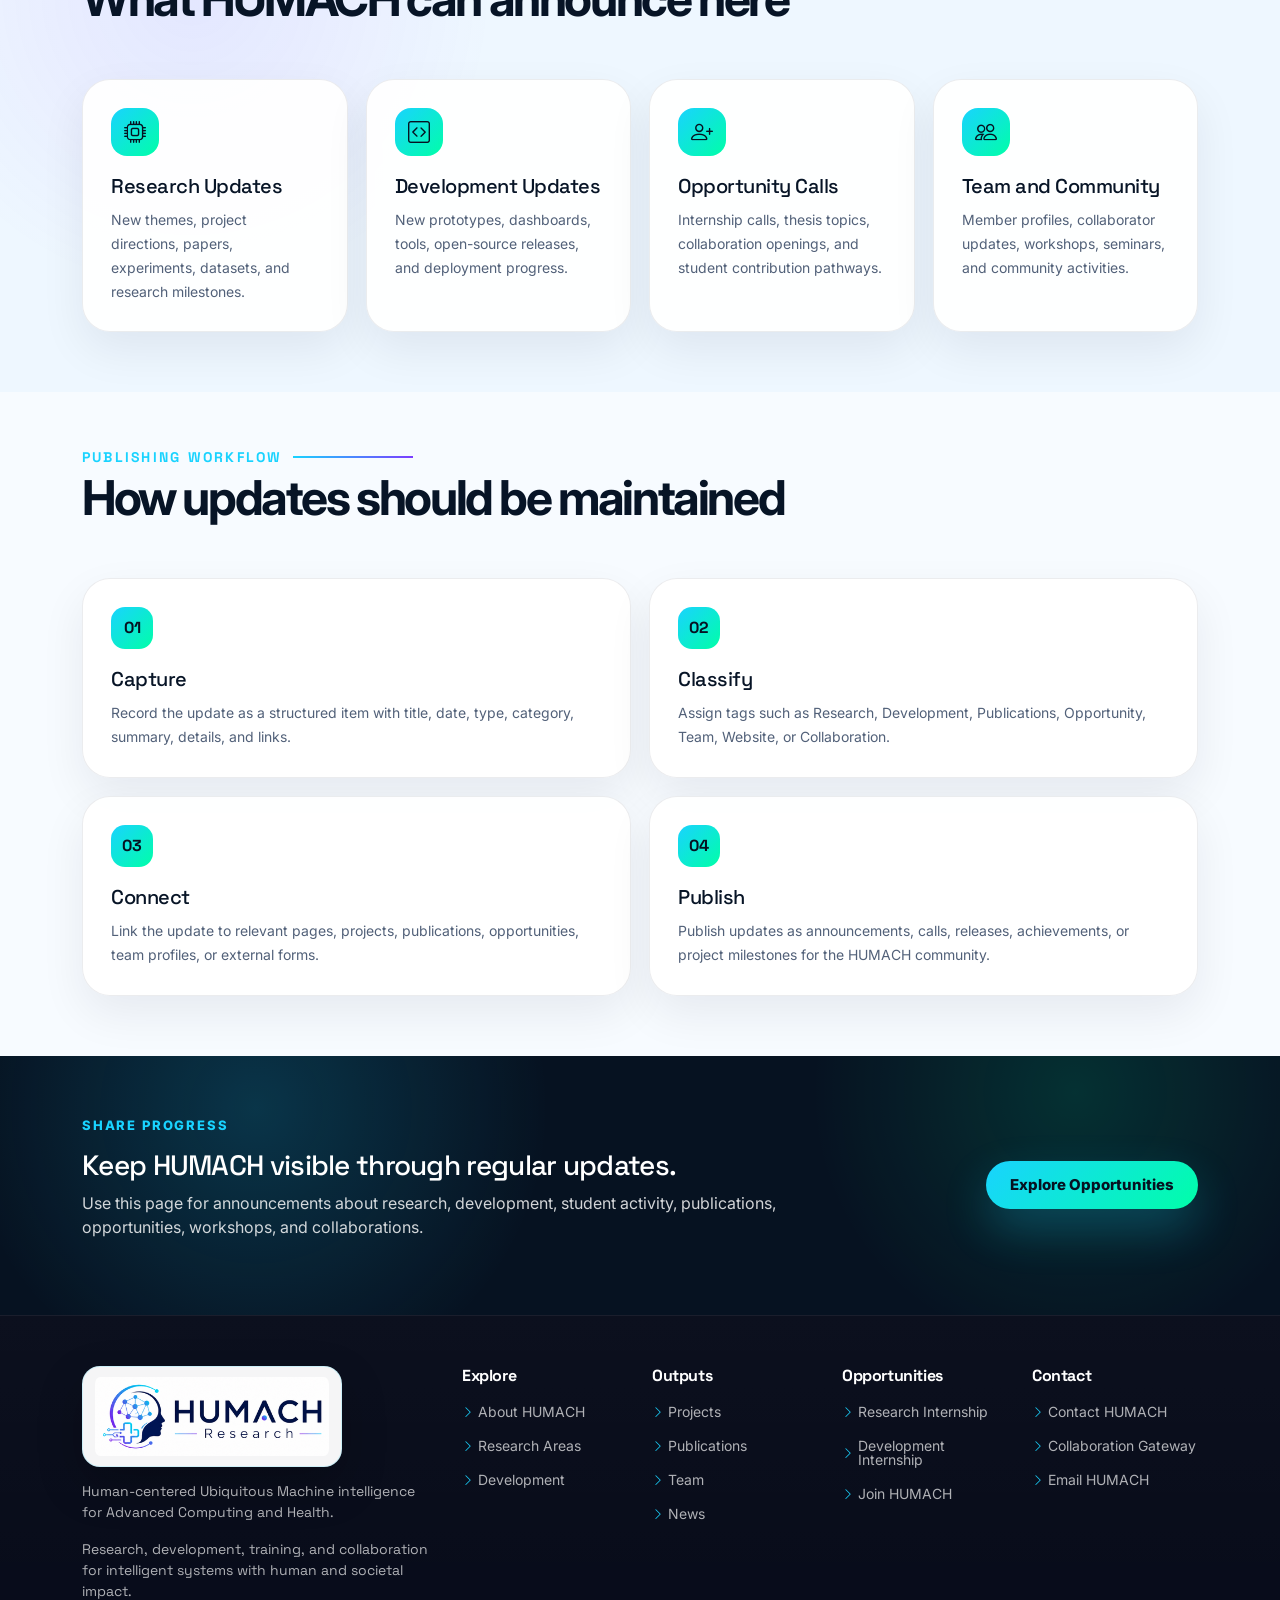
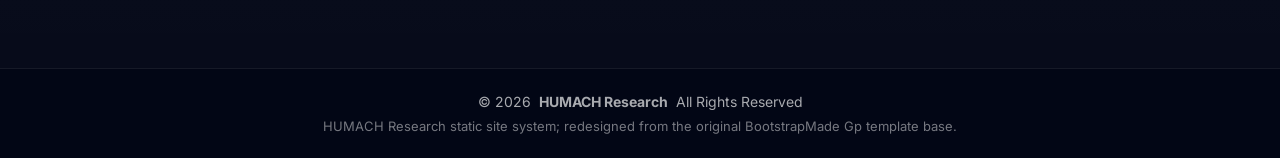
<file: news.html>
<!DOCTYPE html>
<html lang="en">
<head>
  <meta charset="utf-8" />
  <meta content="width=device-width, initial-scale=1.0" name="viewport" />
  <meta content="Read HUMACH Research news, updates, announcements, project milestones, publication notices, internship calls, team activity, and software releases." name="description" />
  <meta content="HUMACH Research news, research updates, AI lab announcements, internship calls, project updates, development releases" name="keywords" />
  <title>HUMACH Research | News</title>

  <!-- Favicons -->
  <link href="assets/img/brand/humach-favicon-64.png" rel="icon" />
  <link href="assets/img/brand/humach-apple-touch-icon.png" rel="apple-touch-icon" />

  <!-- Fonts -->
  <link href="https://fonts.googleapis.com" rel="preconnect" />
  <link crossorigin="" href="https://fonts.gstatic.com" rel="preconnect" />
  <link href="https://fonts.googleapis.com/css2?family=Inter:wght@300;400;500;600;700;800;900&amp;family=Space+Grotesk:wght@400;500;600;700&amp;display=swap" rel="stylesheet" />

  <!-- Vendor CSS Files -->
  <link href="assets/vendor/bootstrap/css/bootstrap.min.css" rel="stylesheet" />
  <link href="assets/vendor/bootstrap-icons/bootstrap-icons.css" rel="stylesheet" />
  <link href="assets/vendor/aos/aos.css" rel="stylesheet" />
  <link href="assets/vendor/swiper/swiper-bundle.min.css" rel="stylesheet" />
  <link href="assets/vendor/glightbox/css/glightbox.min.css" rel="stylesheet" />

  <!-- Main CSS Files -->
  <link href="assets/css/main.css" rel="stylesheet" />
  <link href="assets/css/humach-theme.css" rel="stylesheet" />
</head>

<body class="humach-theme humach-inner-page humach-news-page humach-step14 humach-step15">
  <a class="skip-link" href="#main-content">Skip to main content</a>

  <header class="header d-flex align-items-center fixed-top humach-header humach-global-header" id="header">
    <div class="container-fluid container-xl position-relative d-flex align-items-center justify-content-between">
      <a aria-label="HUMACH Research home" class="logo humach-logo d-flex align-items-center me-auto me-lg-0" href="index.html#hero">
        <img alt="HUMACH Research logo" src="assets/img/brand/humach-logo-square-256.png" />
        <div class="brand-wordmark">
          <h1 class="sitename">HUMACH Research</h1>
          <small>Human-centered Ubiquitous Machine intelligence for Advanced Computing and Health</small>
        </div>
      </a>

      <nav aria-label="Main navigation" class="navmenu humach-navmenu" id="navmenu">
        <ul>
          <li><a data-nav-section="home" href="index.html#hero">Home</a></li>
          <li><a data-nav-section="about" href="index.html#about">About</a></li>
          <li class="dropdown"><a data-nav-section="research" href="research.html"><span>Research &amp; Build</span> <i aria-hidden="true" class="bi bi-chevron-down toggle-dropdown"></i></a>
            <ul>
              <li><a href="research.html">Research Areas</a></li>
              <li><a href="development.html">Development</a></li>
              <li><a href="projects.html">Projects</a></li>
            </ul>
          </li>
          <li class="dropdown"><a class="active" data-nav-section="outputs" href="publications.html"><span>People &amp; Outputs</span> <i aria-hidden="true" class="bi bi-chevron-down toggle-dropdown"></i></a>
            <ul>
              <li><a href="publications.html">Publications</a></li>
              <li><a href="team.html">Team</a></li>
              <li><a class="active" href="news.html">News</a></li>
            </ul>
          </li>
          <li><a data-nav-section="opportunities" href="opportunities.html">Opportunities</a></li>
          <li><a data-nav-section="contact" href="contact.html">Contact</a></li>
        </ul>
        <button class="mobile-nav-toggle d-xl-none bi bi-list" type="button" aria-label="Open mobile navigation" aria-controls="navmenu" aria-expanded="false"></button>
      </nav>

      <a class="btn-getstarted humach-nav-cta" href="https://docs.google.com/forms/d/e/1FAIpQLSc2rjl6WL0T1_B5Y9ua9td9W2VP8LtreweC3V4BgHKmEk9K3g/viewform?usp=publish-editor" rel="noopener" target="_blank">Join HUMACH</a>
    </div>
  </header>

  <main class="main" id="main-content">
    <section class="humach-page-hero humach-news-hero dark-background">
      <div aria-hidden="true" class="hero-grid"></div>
      <div aria-hidden="true" class="hero-orb hero-orb-one"></div>
      <div aria-hidden="true" class="hero-orb hero-orb-two"></div>
      <div class="container" data-aos="fade-up">
        <nav aria-label="Breadcrumb" class="humach-breadcrumb">
          <ol>
            <li><a href="index.html#hero">Home</a></li>
            <li>News</li>
          </ol>
        </nav>

        <div class="row align-items-end gy-4">
          <div class="col-lg-8">
            <div class="section-kicker">News &amp; Updates</div>
            <h1>Follow HUMACH announcements, milestones, opportunities, and research activity.</h1>
            <p>The news page is designed as a structured update stream for project launches, publication notices, internship calls, development releases, workshops, team activity, and collaboration updates.</p>
            <div class="hero-actions">
              <a class="btn-humach btn-humach-primary" href="#news-directory"><i class="bi bi-megaphone"></i> Explore Updates</a>
              <a class="btn-humach btn-humach-outline" href="opportunities.html"><i class="bi bi-person-plus"></i> View Opportunities</a>
            </div>
          </div>
          <div class="col-lg-4">
            <div class="humach-page-summary-card humach-news-summary-card" data-humach-render="news-page-summary">
              <span>Update Stream</span>
              <strong>Announcements · Projects · Publications · Opportunities</strong>
              <p>Browse recent announcements, project updates, opportunities, and releases.</p>
              <div class="research-summary-metrics">
                <div><b>7</b><small>Updates</small></div>
                <div><b>4</b><small>Channels</small></div>
                <div><b>Data</b><small>Ready</small></div>
              </div>
            </div>
          </div>
        </div>
      </div>
    </section>

    <section class="section humach-news-intro light-background">
      <div class="container">
        <div class="row gy-4 align-items-center">
          <div class="col-lg-7" data-aos="fade-up">
            <div class="section-kicker">Why a News Page?</div>
            <h2>Research-group websites need visible activity, not only static pages.</h2>
            <p>News items help visitors understand what is changing: new project directions, internship openings, publication milestones, development releases, team growth, workshops, and collaboration calls. This page turns those updates into a searchable and filterable knowledge stream.</p>
          </div>
          <div class="col-lg-5" data-aos="fade-left" data-aos-delay="120">
            <div class="news-principle-grid">
              <article>
                <i class="bi bi-broadcast"></i>
                <h3>Visible Activity</h3>
                <p>Show that HUMACH is actively building, publishing, recruiting, and collaborating.</p>
              </article>
              <article>
                <i class="bi bi-diagram-3"></i>
                <h3>Connected Updates</h3>
                <p>Link announcements to research areas, projects, publications, team profiles, and opportunities.</p>
              </article>
              <article>
                <i class="bi bi-calendar-event"></i>
                <h3>Time-Aware</h3>
                <p>Organize updates by date so visitors can quickly understand recent progress.</p>
              </article>
              <article>
                <i class="bi bi-tags"></i>
                <h3>Filterable</h3>
                <p>Use categories and tags to separate research, development, publication, and internship news.</p>
              </article>
            </div>
          </div>
        </div>
      </div>
    </section>

    <section class="section humach-news-directory" id="news-directory">
      <div class="container section-title" data-aos="fade-up" data-humach-section-title="news">
        <h2>News</h2>
        <p>Updates and Announcements</p>
      </div>

      <div class="container">
        <div class="research-toolbar news-toolbar" data-aos="fade-up" data-aos-delay="80">
          <div>
            <span>Updates directory</span>
            <strong>Browse announcements, projects, opportunities, and releases</strong>
          </div>
          <a class="btn-humach btn-humach-outline dark-text" href="projects.html"><i class="bi bi-diagram-3"></i> View Projects</a>
        </div>

        <div class="project-filter-bar news-filter-bar" data-aos="fade-up" data-aos-delay="110" data-humach-render="news-filters">
          <button class="active" type="button" data-news-filter="all">All</button>
          <button type="button" data-news-filter="website-update">Website Update</button>
          <button type="button" data-news-filter="research-update">Research Update</button>
          <button type="button" data-news-filter="development-update">Development Update</button>
          <button type="button" data-news-filter="opportunity-update">Opportunity Update</button>
        </div>

        <div class="row gy-4" data-humach-render="news-page-grid">
          <div class="col-lg-6" data-aos="fade-up" data-aos-delay="100">
            <article class="news-detail-card featured">
              <div class="news-card-head">
                <time datetime="2026-06-26">2026-06-26</time>
                <span>Website Update</span>
              </div>
              <h3>HUMACH data-driven website structure created</h3>
              <p>The website now includes structured JSON files for future content updates.</p>
              <div class="news-detail-copy">The latest news and activity updates will appear here as they become available.</div>
              <div class="publication-link-row"><a href="index.html">View Homepage <i class="bi bi-arrow-up-right"></i></a></div>
            </article>
          </div>
        </div>
      </div>
    </section>

    <section class="section humach-news-channels light-background">
      <div class="container section-title" data-aos="fade-up">
        <h2>Update Channels</h2>
        <p>What HUMACH can announce here</p>
      </div>
      <div class="container">
        <div class="news-channel-grid" data-humach-render="news-channels">
          <article data-aos="fade-up" data-aos-delay="100">
            <i class="bi bi-cpu"></i>
            <h3>Research Updates</h3>
            <p>New themes, project directions, papers, experiments, datasets, and research milestones.</p>
          </article>
          <article data-aos="fade-up" data-aos-delay="180">
            <i class="bi bi-code-square"></i>
            <h3>Development Updates</h3>
            <p>New prototypes, dashboards, tools, open-source releases, and deployment progress.</p>
          </article>
          <article data-aos="fade-up" data-aos-delay="260">
            <i class="bi bi-person-plus"></i>
            <h3>Opportunity Calls</h3>
            <p>Internship calls, thesis topics, collaboration openings, and student contribution pathways.</p>
          </article>
          <article data-aos="fade-up" data-aos-delay="340">
            <i class="bi bi-people"></i>
            <h3>Team and Community</h3>
            <p>Member profiles, collaborator updates, workshops, seminars, and community activities.</p>
          </article>
        </div>
      </div>
    </section>

    <section class="section humach-news-workflow">
      <div class="container section-title" data-aos="fade-up">
        <h2>Publishing Workflow</h2>
        <p>How updates should be maintained</p>
      </div>
      <div class="container">
        <div class="news-workflow-grid" data-humach-render="news-workflow">
          <article data-aos="fade-up" data-aos-delay="100">
            <span>01</span>
            <h3>Capture</h3>
            <p>Record the update as a structured item with title, date, type, summary, details, and links.</p>
          </article>
          <article data-aos="fade-up" data-aos-delay="180">
            <span>02</span>
            <h3>Classify</h3>
            <p>Assign type, category, status, and tags so visitors can filter the update stream.</p>
          </article>
          <article data-aos="fade-up" data-aos-delay="260">
            <span>03</span>
            <h3>Connect</h3>
            <p>Link the update to related research, projects, publications, opportunities, or team profiles.</p>
          </article>
          <article data-aos="fade-up" data-aos-delay="340">
            <span>04</span>
            <h3>Publish</h3>
            <p>Share announcements, calls, releases, and achievements with the HUMACH community.</p>
          </article>
        </div>
      </div>
    </section>

    <section class="humach-news-cta section dark-background">
      <div class="container" data-aos="zoom-in" data-aos-delay="100">
        <div class="row align-items-center gy-4">
          <div class="col-lg-8">
            <div class="section-kicker">Share Progress</div>
            <h3>Keep HUMACH visible through regular updates.</h3>
            <p>Use this page for announcements about research, development, student activity, publications, opportunities, workshops, and collaborations.</p>
          </div>
          <div class="col-lg-4 text-lg-end">
            <a class="btn-humach btn-humach-primary" href="opportunities.html">Explore Opportunities</a>
          </div>
        </div>
      </div>
    </section>

  </main>
  <footer id="footer" class="footer humach-footer dark-background">
    <div class="footer-top">
      <div class="container">
        <div class="row gy-4">
          <div class="col-lg-4 col-md-12 footer-about">
            <a aria-label="HUMACH Research home" href="index.html#hero" class="logo d-flex align-items-center">
              <img src="assets/img/brand/humach-logo-footer.png" alt="HUMACH Research logo">
            </a>
            <p>Human-centered Ubiquitous Machine intelligence for Advanced Computing and Health.</p>
            <p class="footer-tagline">Research, development, training, and collaboration for intelligent systems with human and societal impact.</p>
          </div>

          <div class="col-lg-2 col-6 footer-links">
            <h4>Explore</h4>
            <ul>
              <li><i class="bi bi-chevron-right"></i> <a href="index.html#about">About HUMACH</a></li>
              <li><i class="bi bi-chevron-right"></i> <a href="research.html">Research Areas</a></li>
              <li><i class="bi bi-chevron-right"></i> <a href="development.html">Development</a></li>
            </ul>
          </div>

          <div class="col-lg-2 col-6 footer-links">
            <h4>Outputs</h4>
            <ul>
              <li><i class="bi bi-chevron-right"></i> <a href="projects.html">Projects</a></li>
              <li><i class="bi bi-chevron-right"></i> <a href="publications.html">Publications</a></li>
              <li><i class="bi bi-chevron-right"></i> <a href="team.html">Team</a></li>
              <li><i class="bi bi-chevron-right"></i> <a href="news.html">News</a></li>
            </ul>
          </div>

          <div class="col-lg-2 col-6 footer-links">
            <h4>Opportunities</h4>
            <ul>
              <li><i class="bi bi-chevron-right"></i> <a href="opportunities.html">Research Internship</a></li>
              <li><i class="bi bi-chevron-right"></i> <a href="opportunities.html">Development Internship</a></li>
              <li><i class="bi bi-chevron-right"></i> <a href="https://docs.google.com/forms/d/e/1FAIpQLSc2rjl6WL0T1_B5Y9ua9td9W2VP8LtreweC3V4BgHKmEk9K3g/viewform?usp=publish-editor" target="_blank" rel="noopener">Join HUMACH</a></li>
            </ul>
          </div>

          <div class="col-lg-2 col-6 footer-links">
            <h4>Contact</h4>
            <ul>
              <li><i class="bi bi-chevron-right"></i> <a href="contact.html">Contact HUMACH</a></li>
              <li><i class="bi bi-chevron-right"></i> <a href="contact.html#contact-gateway">Collaboration Gateway</a></li>
              <li><i class="bi bi-chevron-right"></i> <a href="mailto:contact@humachresearch.org">Email HUMACH</a></li>
            </ul>
          </div>
        </div>
      </div>
    </div>

    <div class="copyright">
      <div class="container text-center">
        <p>© <span data-current-year>2026</span> <strong class="px-1 sitename">HUMACH Research</strong> <span>All Rights Reserved</span></p>
        <div class="credits">
          HUMACH Research static site system; redesigned from the original BootstrapMade Gp template base.
        </div>
      </div>
    </div>
  </footer>

  <a href="#" id="scroll-top" class="scroll-top d-flex align-items-center justify-content-center" aria-label="Back to top"><i class="bi bi-arrow-up-short"></i></a>
  <div id="preloader" aria-hidden="true"></div>

  <!-- Vendor JS Files -->
  <script src="assets/vendor/bootstrap/js/bootstrap.bundle.min.js"></script>
  <script src="assets/vendor/php-email-form/validate.js"></script>
  <script src="assets/vendor/aos/aos.js"></script>
  <script src="assets/vendor/glightbox/js/glightbox.min.js"></script>
  <script src="assets/vendor/purecounter/purecounter_vanilla.js"></script>
  <script src="assets/vendor/imagesloaded/imagesloaded.pkgd.min.js"></script>
  <script src="assets/vendor/isotope-layout/isotope.pkgd.min.js"></script>
  <script src="assets/vendor/swiper/swiper-bundle.min.js"></script>

  <!-- Main JS File -->
  <script src="assets/js/main.js"></script>
  <script src="assets/js/humach-ui.js"></script>
  <script src="assets/js/humach-data-loader.js"></script>
  <script src="assets/js/humach-polish.js"></script>
</body>
</html>
</file>
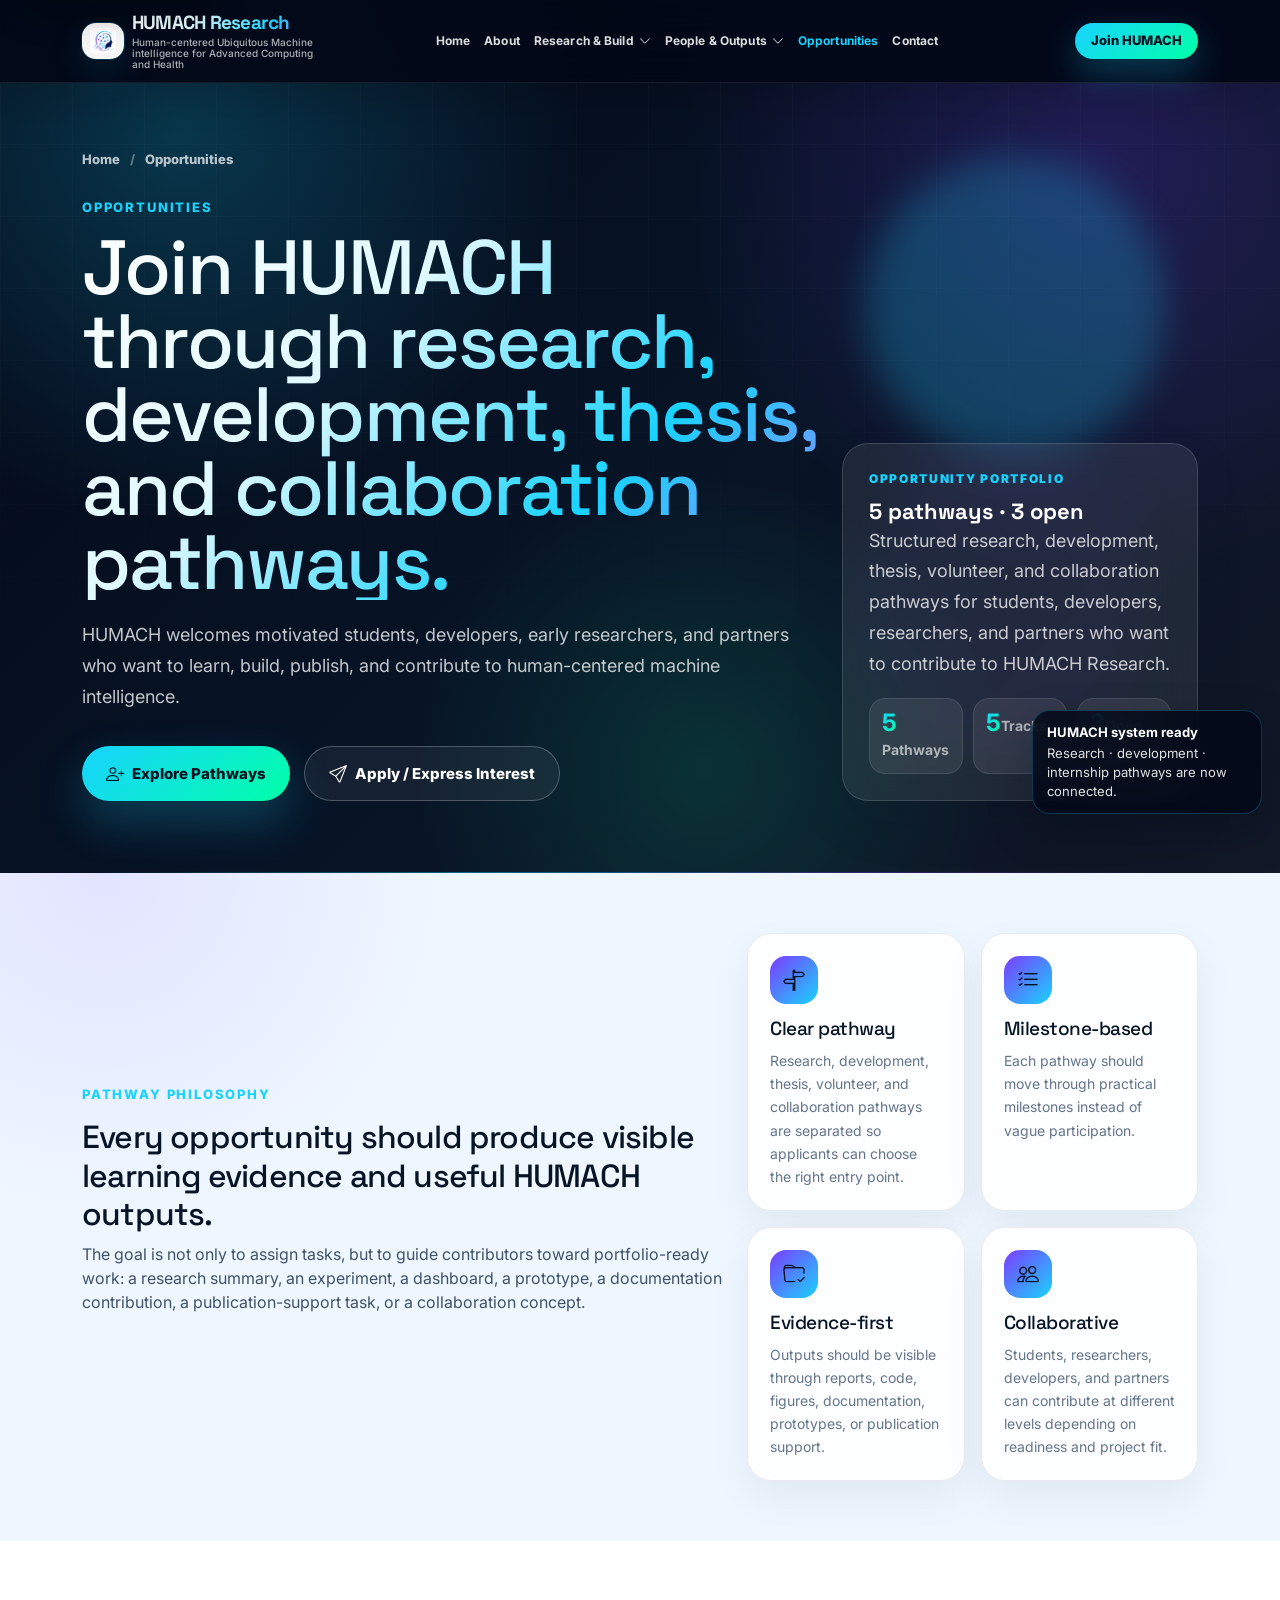
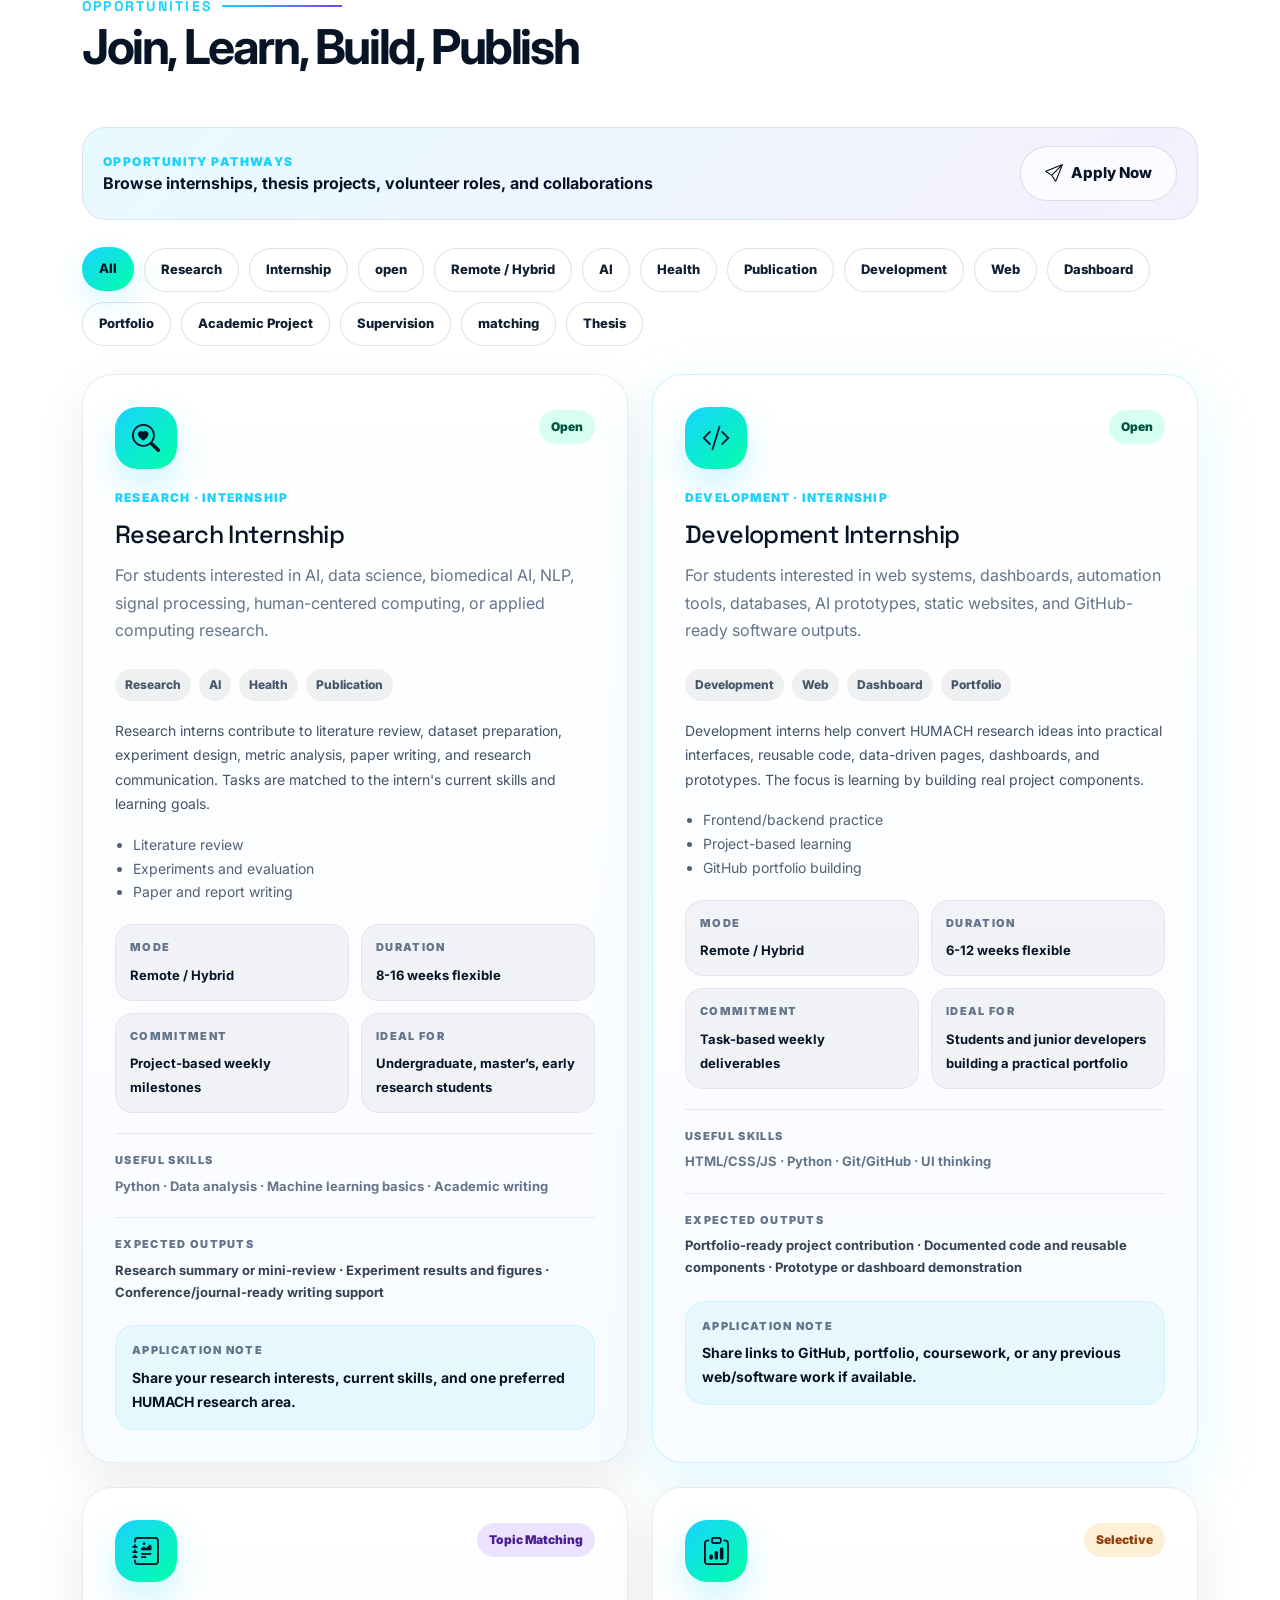
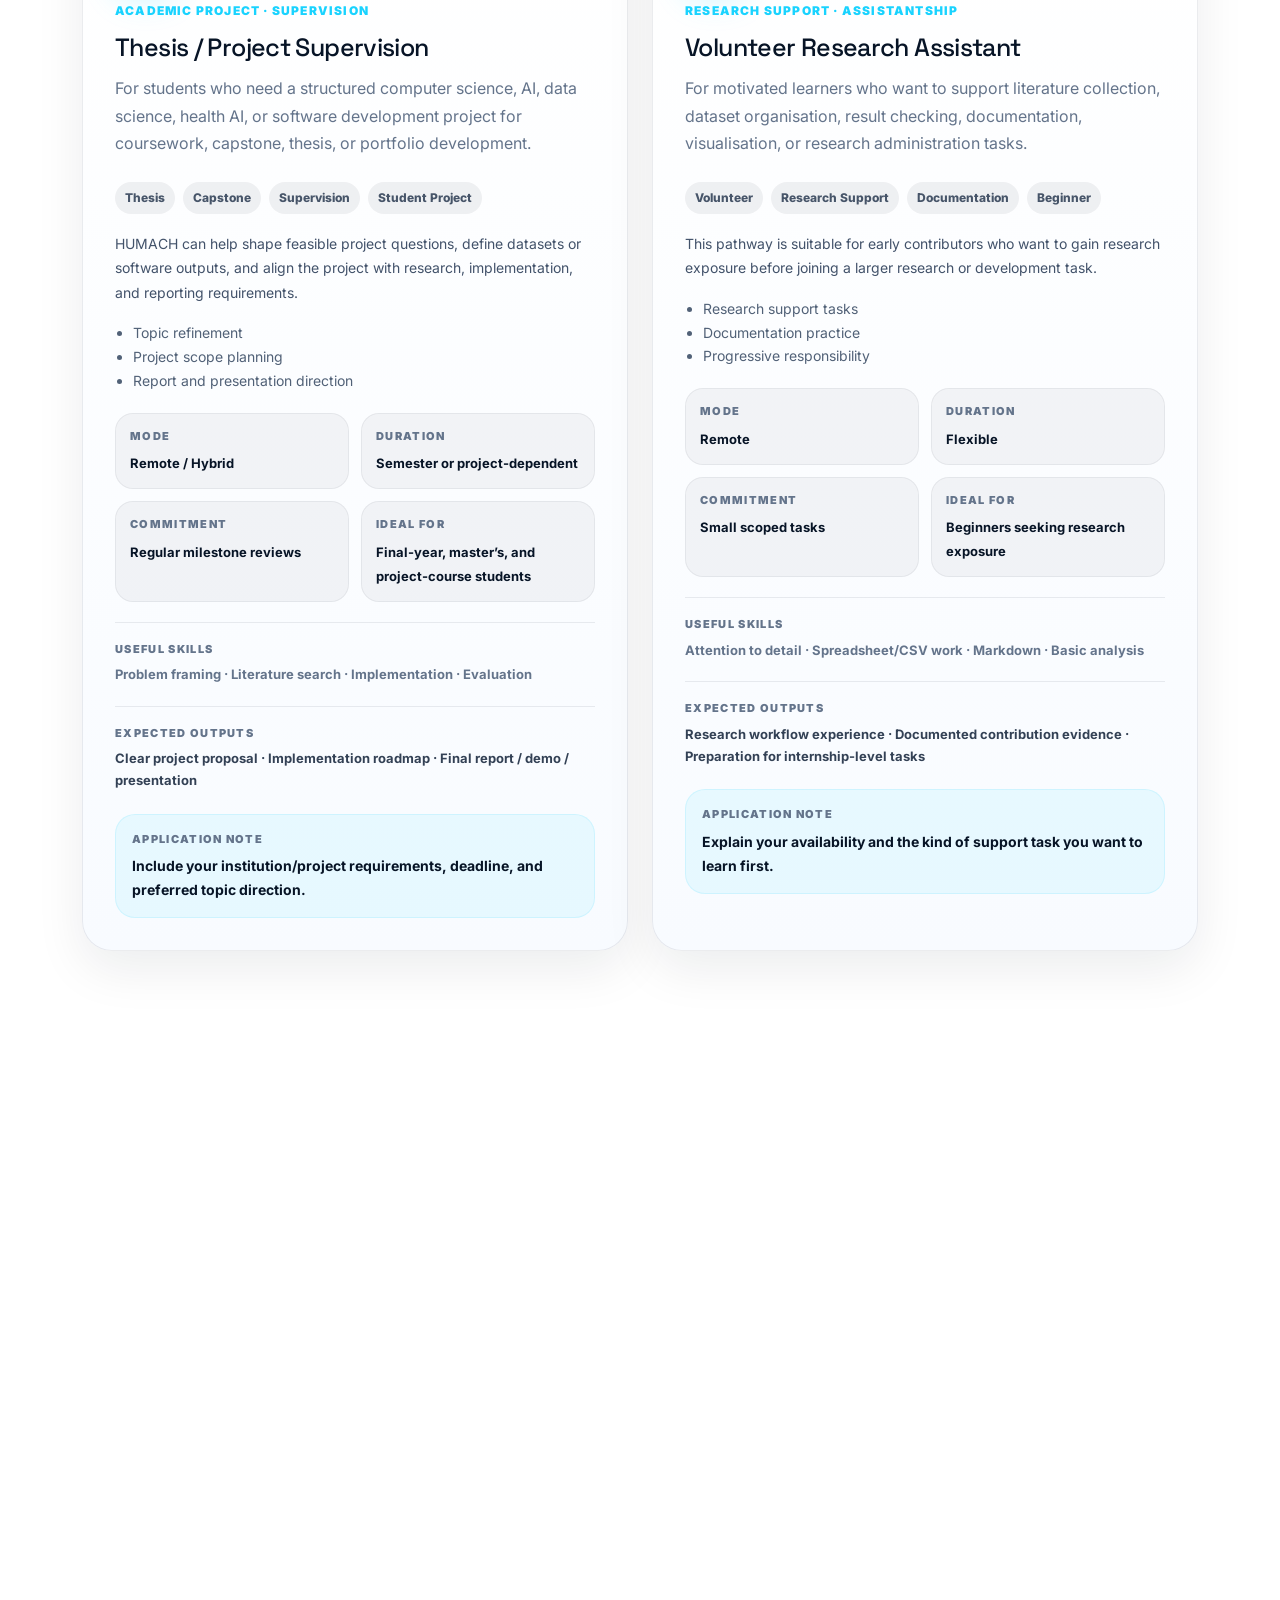
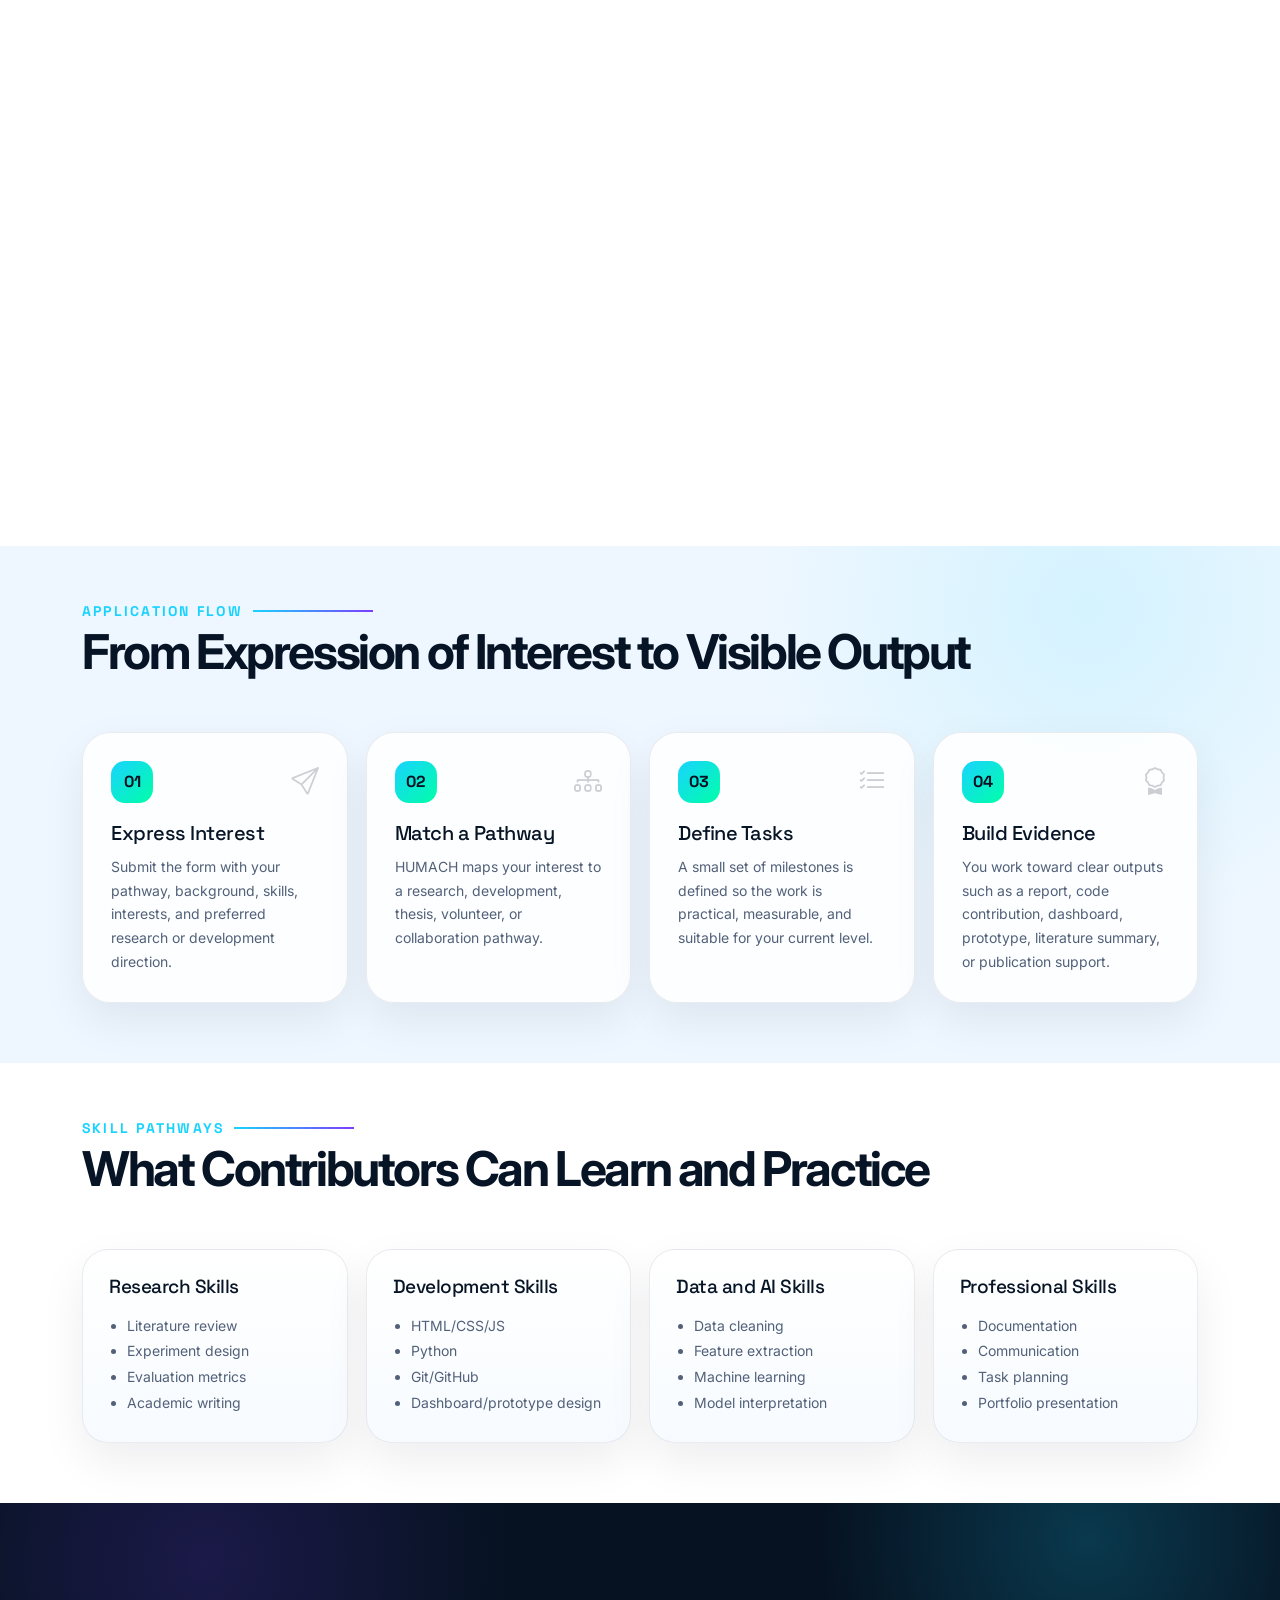
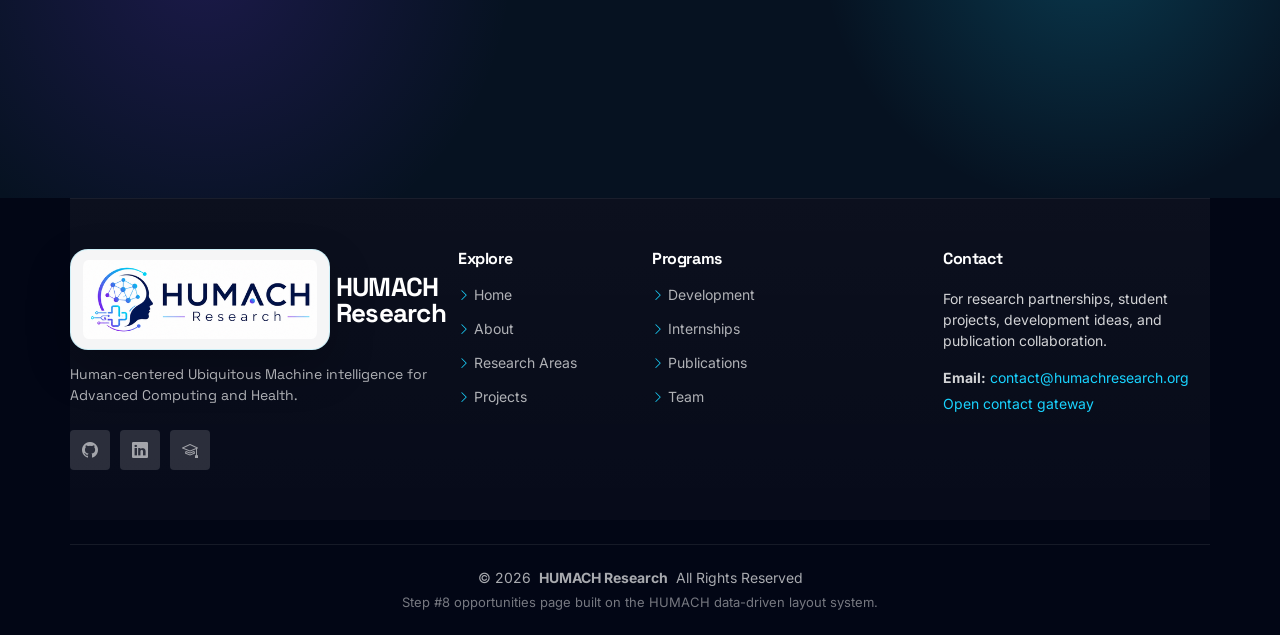
<file: opportunities.html>
<!DOCTYPE html>
<html lang="en">
<head>
  <meta charset="utf-8" />
  <meta content="width=device-width, initial-scale=1.0" name="viewport" />
  <meta content="Explore HUMACH Research opportunities for research internships, development internships, thesis supervision, volunteer research assistance, and collaboration." name="description" />
  <meta content="HUMACH Research opportunities, internships, research internship, development internship, thesis supervision, AI internship, research assistant, collaboration" name="keywords" />
  <title>HUMACH Research | Opportunities</title>

  <!-- Favicons -->
  <link href="assets/img/brand/humach-favicon-64.png" rel="icon" />
  <link href="assets/img/brand/humach-apple-touch-icon.png" rel="apple-touch-icon" />

  <!-- Fonts -->
  <link href="https://fonts.googleapis.com" rel="preconnect" />
  <link crossorigin="" href="https://fonts.gstatic.com" rel="preconnect" />
  <link href="https://fonts.googleapis.com/css2?family=Inter:wght@300;400;500;600;700;800;900&amp;family=Space+Grotesk:wght@400;500;600;700&amp;display=swap" rel="stylesheet" />

  <!-- Vendor CSS Files -->
  <link href="assets/vendor/bootstrap/css/bootstrap.min.css" rel="stylesheet" />
  <link href="assets/vendor/bootstrap-icons/bootstrap-icons.css" rel="stylesheet" />
  <link href="assets/vendor/aos/aos.css" rel="stylesheet" />
  <link href="assets/vendor/swiper/swiper-bundle.min.css" rel="stylesheet" />
  <link href="assets/vendor/glightbox/css/glightbox.min.css" rel="stylesheet" />

  <!-- Main CSS Files -->
  <link href="assets/css/main.css" rel="stylesheet" />
  <link href="assets/css/humach-theme.css" rel="stylesheet" />
</head>

<body class="humach-theme humach-inner-page humach-opportunities-page humach-step14 humach-step15">
  <a class="skip-link" href="#main-content">Skip to main content</a>

  <header class="header d-flex align-items-center fixed-top humach-header humach-global-header" id="header">
    <div class="container-fluid container-xl position-relative d-flex align-items-center justify-content-between">
      <a aria-label="HUMACH Research home" class="logo humach-logo d-flex align-items-center me-auto me-lg-0" href="index.html#hero">
        <img alt="HUMACH Research logo" src="assets/img/brand/humach-logo-square-256.png" />
        <div class="brand-wordmark">
          <h1 class="sitename">HUMACH Research</h1>
          <small>Human-centered Ubiquitous Machine intelligence for Advanced Computing and Health</small>
        </div>
      </a>

      <nav aria-label="Main navigation" class="navmenu humach-navmenu" id="navmenu">
        <ul>
          <li><a data-nav-section="home" href="index.html#hero">Home</a></li>
          <li><a data-nav-section="about" href="index.html#about">About</a></li>
          <li class="dropdown"><a data-nav-section="research" href="research.html"><span>Research &amp; Build</span> <i aria-hidden="true" class="bi bi-chevron-down toggle-dropdown"></i></a>
            <ul>
              <li><a href="research.html">Research Areas</a></li>
              <li><a href="development.html">Development</a></li>
              <li><a href="projects.html">Projects</a></li>
            </ul>
          </li>
          <li class="dropdown"><a data-nav-section="outputs" href="publications.html"><span>People &amp; Outputs</span> <i aria-hidden="true" class="bi bi-chevron-down toggle-dropdown"></i></a>
            <ul>
              <li><a href="publications.html">Publications</a></li>
              <li><a href="team.html">Team</a></li>
              <li><a href="news.html">News</a></li>
            </ul>
          </li>
          <li><a class="active" data-nav-section="opportunities" href="opportunities.html">Opportunities</a></li>
          <li><a data-nav-section="contact" href="contact.html">Contact</a></li>
        </ul>
        <button class="mobile-nav-toggle d-xl-none bi bi-list" type="button" aria-label="Open mobile navigation" aria-controls="navmenu" aria-expanded="false"></button>
      </nav>

      <a class="btn-getstarted humach-nav-cta" href="https://docs.google.com/forms/d/e/1FAIpQLSc2rjl6WL0T1_B5Y9ua9td9W2VP8LtreweC3V4BgHKmEk9K3g/viewform?usp=publish-editor" rel="noopener" target="_blank">Join HUMACH</a>
    </div>
  </header>

  <main class="main" id="main-content">
    <section class="humach-page-hero humach-opportunity-hero dark-background">
      <div aria-hidden="true" class="hero-grid"></div>
      <div aria-hidden="true" class="hero-orb hero-orb-one"></div>
      <div aria-hidden="true" class="hero-orb hero-orb-two"></div>
      <div class="container" data-aos="fade-up">
        <nav aria-label="Breadcrumb" class="humach-breadcrumb">
          <ol>
            <li><a href="index.html#hero">Home</a></li>
            <li>Opportunities</li>
          </ol>
        </nav>

        <div class="row align-items-end gy-4">
          <div class="col-lg-8">
            <div class="section-kicker">Opportunities</div>
            <h1>Join HUMACH through research, development, thesis, and collaboration pathways.</h1>
            <p>HUMACH welcomes motivated students, developers, early researchers, and partners who want to learn, build, publish, and contribute to human-centered machine intelligence.</p>
            <div class="hero-actions">
              <a class="btn-humach btn-humach-primary" href="#opportunity-directory"><i class="bi bi-person-plus"></i> Explore Pathways</a>
              <a class="btn-humach btn-humach-outline" href="https://docs.google.com/forms/d/e/1FAIpQLSc2rjl6WL0T1_B5Y9ua9td9W2VP8LtreweC3V4BgHKmEk9K3g/viewform?usp=publish-editor" rel="noopener" target="_blank"><i class="bi bi-send"></i> Apply / Express Interest</a>
            </div>
          </div>
          <div class="col-lg-4">
            <div class="humach-page-summary-card humach-opportunity-summary-card" data-humach-render="opportunities-page-summary">
              <span>Opportunity Portfolio</span>
              <strong>Internships · Projects · Collaboration</strong>
              <p>Internship, thesis, volunteer, and collaboration pathways are organised into one browsable directory.</p>
              <div class="research-summary-metrics">
                <div><b>5</b><small>Preview</small></div>
                <div><b>Open</b><small>Join</small></div>
                <div><b>AI</b><small>Focus</small></div>
              </div>
            </div>
          </div>
        </div>
      </div>
    </section>

    <section class="section humach-opportunity-intro light-background">
      <div class="container">
        <div class="row gy-4 align-items-center">
          <div class="col-lg-7" data-aos="fade-up">
            <div class="section-kicker">Pathway Philosophy</div>
            <h2>Every opportunity should produce visible learning evidence and useful HUMACH outputs.</h2>
            <p>The goal is not only to assign tasks, but to guide contributors toward portfolio-ready work: a research summary, an experiment, a dashboard, a prototype, a documentation contribution, a publication-support task, or a collaboration concept.</p>
          </div>
          <div class="col-lg-5" data-aos="fade-left" data-aos-delay="120">
            <div class="project-principle-grid opportunity-principle-grid">
              <article>
                <i class="bi bi-signpost-split"></i>
                <h3>Clear pathway</h3>
                <p>Research, development, thesis, volunteer, and collaboration pathways are separated so applicants can choose the right entry point.</p>
              </article>
              <article>
                <i class="bi bi-list-check"></i>
                <h3>Milestone-based</h3>
                <p>Each pathway should move through practical milestones instead of vague participation.</p>
              </article>
              <article>
                <i class="bi bi-folder-check"></i>
                <h3>Evidence-first</h3>
                <p>Outputs should be visible through reports, code, figures, documentation, prototypes, or publication support.</p>
              </article>
              <article>
                <i class="bi bi-people"></i>
                <h3>Collaborative</h3>
                <p>Students, researchers, developers, and partners can contribute at different levels depending on readiness and project fit.</p>
              </article>
            </div>
          </div>
        </div>
      </div>
    </section>

    <section class="section humach-opportunity-directory" id="opportunity-directory">
      <div class="container section-title" data-aos="fade-up" data-humach-section-title="opportunities">
        <h2>Opportunities</h2>
        <p>Join, Learn, Build, Publish</p>
      </div>

      <div class="container">
        <div class="research-toolbar opportunity-toolbar" data-aos="fade-up" data-aos-delay="80">
          <div>
            <span>Opportunity pathways</span>
            <strong>Browse internships, thesis projects, volunteer roles, and collaborations</strong>
          </div>
          <a class="btn-humach btn-humach-outline dark-text" href="https://docs.google.com/forms/d/e/1FAIpQLSc2rjl6WL0T1_B5Y9ua9td9W2VP8LtreweC3V4BgHKmEk9K3g/viewform?usp=publish-editor" rel="noopener" target="_blank"><i class="bi bi-send"></i> Apply Now</a>
        </div>

        <div class="project-filter-bar opportunity-filter-bar" data-aos="fade-up" data-aos-delay="110" data-humach-render="opportunity-filters">
          <button class="active" type="button" data-opportunity-filter="all">All</button>
          <button type="button" data-opportunity-filter="research">Research</button>
          <button type="button" data-opportunity-filter="development">Development</button>
          <button type="button" data-opportunity-filter="internship">Internship</button>
          <button type="button" data-opportunity-filter="collaboration">Collaboration</button>
        </div>

        <div class="row gy-4" data-humach-render="opportunities-page-grid">
          <div class="col-lg-6" data-aos="fade-up" data-aos-delay="100">
            <article class="opportunity-detail-card highlighted">
              <div class="opportunity-detail-top">
                <div class="opportunity-icon"><i class="bi bi-code-slash"></i></div>
                <div class="project-status open">Open</div>
              </div>
              <div class="project-type-line">Development · Internship</div>
              <h3>Development Internship</h3>
              <p>For students interested in web systems, dashboards, automation tools, databases, and AI prototypes.</p>
              <div class="opportunity-detail-copy">Build real components, reusable code, data-driven pages, dashboards, and prototypes while creating portfolio-ready evidence.</div>
              <div class="opportunity-info-grid">
                <div><span>Mode</span><strong>Remote / Hybrid</strong></div>
                <div><span>Duration</span><strong>6-12 weeks</strong></div>
              </div>
            </article>
          </div>
          <div class="col-lg-6" data-aos="fade-up" data-aos-delay="170">
            <article class="opportunity-detail-card">
              <div class="opportunity-detail-top">
                <div class="opportunity-icon"><i class="bi bi-search-heart"></i></div>
                <div class="project-status open">Open</div>
              </div>
              <div class="project-type-line">Research · Internship</div>
              <h3>Research Internship</h3>
              <p>For students interested in AI, data science, biomedical AI, NLP, or applied computing research.</p>
              <div class="opportunity-detail-copy">Contribute to literature review, data preparation, experiments, figures, reporting, and publication support.</div>
              <div class="opportunity-info-grid">
                <div><span>Mode</span><strong>Remote / Hybrid</strong></div>
                <div><span>Duration</span><strong>8-16 weeks</strong></div>
              </div>
            </article>
          </div>
        </div>
      </div>
    </section>

    <section class="section humach-opportunity-process light-background">
      <div class="container section-title" data-aos="fade-up">
        <h2>Application Flow</h2>
        <p>From Expression of Interest to Visible Output</p>
      </div>
      <div class="container">
        <div class="opportunity-process-grid" data-humach-render="opportunity-process">
          <article data-aos="fade-up" data-aos-delay="100">
            <span>01</span>
            <i class="bi bi-send"></i>
            <h3>Express Interest</h3>
            <p>Submit the form with your interests, skills, and preferred pathway.</p>
          </article>
          <article data-aos="fade-up" data-aos-delay="180">
            <span>02</span>
            <i class="bi bi-diagram-3"></i>
            <h3>Match a Pathway</h3>
            <p>Your background is matched with a research, development, thesis, volunteer, or collaboration direction.</p>
          </article>
          <article data-aos="fade-up" data-aos-delay="260">
            <span>03</span>
            <i class="bi bi-list-check"></i>
            <h3>Define Tasks</h3>
            <p>Milestones are defined so the work is practical, measurable, and suitable for your level.</p>
          </article>
          <article data-aos="fade-up" data-aos-delay="340">
            <span>04</span>
            <i class="bi bi-award"></i>
            <h3>Build Evidence</h3>
            <p>You produce evidence such as reports, code, dashboards, figures, prototypes, or writing support.</p>
          </article>
        </div>
      </div>
    </section>

    <section class="section humach-opportunity-skills">
      <div class="container section-title" data-aos="fade-up">
        <h2>Skill Pathways</h2>
        <p>What Contributors Can Learn and Practice</p>
      </div>
      <div class="container">
        <div class="development-stack-grid opportunity-skill-grid" data-humach-render="opportunity-skill-matrix">
          <article data-aos="fade-up" data-aos-delay="100">
            <h3>Research Skills</h3>
            <ul>
              <li>Literature review</li>
              <li>Experiment design</li>
              <li>Evaluation metrics</li>
              <li>Academic writing</li>
            </ul>
          </article>
          <article data-aos="fade-up" data-aos-delay="180">
            <h3>Development Skills</h3>
            <ul>
              <li>HTML/CSS/JS</li>
              <li>Python</li>
              <li>Git/GitHub</li>
              <li>Dashboard/prototype design</li>
            </ul>
          </article>
          <article data-aos="fade-up" data-aos-delay="260">
            <h3>Data and AI Skills</h3>
            <ul>
              <li>Data cleaning</li>
              <li>Feature extraction</li>
              <li>Machine learning</li>
              <li>Model interpretation</li>
            </ul>
          </article>
          <article data-aos="fade-up" data-aos-delay="340">
            <h3>Professional Skills</h3>
            <ul>
              <li>Documentation</li>
              <li>Communication</li>
              <li>Task planning</li>
              <li>Portfolio presentation</li>
            </ul>
          </article>
        </div>
      </div>
    </section>

    <section class="section humach-opportunity-cta dark-background">
      <div class="container" data-aos="zoom-in">
        <div class="humach-cta-panel">
          <div>
            <div class="section-kicker">Ready to Join?</div>
            <h2>Start with a clear pathway, then build evidence through real HUMACH work.</h2>
            <p>Choose the pathway closest to your current goal: research, development, thesis/project supervision, volunteer support, or collaboration.</p>
          </div>
          <div class="cta-actions">
            <a class="btn-humach btn-humach-primary" href="https://docs.google.com/forms/d/e/1FAIpQLSc2rjl6WL0T1_B5Y9ua9td9W2VP8LtreweC3V4BgHKmEk9K3g/viewform?usp=publish-editor" rel="noopener" target="_blank"><i class="bi bi-send"></i> Apply / Express Interest</a>
            <a class="btn-humach btn-humach-outline" href="projects.html"><i class="bi bi-kanban"></i> View Projects</a>
          </div>
        </div>
      </div>
    </section>
  </main>

  <footer class="footer humach-footer dark-background" id="footer">
    <div class="container footer-top">
      <div class="row gy-4">
        <div class="col-lg-4 col-md-6 footer-about">
          <a class="logo d-flex align-items-center humach-footer-logo" href="index.html#hero">
            <img alt="HUMACH Research logo" src="assets/img/brand/humach-logo-footer.png" />
            <span class="sitename">HUMACH Research</span>
          </a>
          <p>Human-centered Ubiquitous Machine intelligence for Advanced Computing and Health.</p>
          <div class="social-links d-flex mt-4">
            <a aria-label="GitHub" href="#"><i class="bi bi-github"></i></a>
            <a aria-label="LinkedIn" href="#"><i class="bi bi-linkedin"></i></a>
            <a aria-label="Google Scholar" href="#"><i class="bi bi-mortarboard"></i></a>
          </div>
        </div>
        <div class="col-lg-2 col-md-3 footer-links">
          <h4>Explore</h4>
          <ul>
            <li><i class="bi bi-chevron-right"></i> <a href="index.html#hero">Home</a></li>
            <li><i class="bi bi-chevron-right"></i> <a href="index.html#about">About</a></li>
            <li><i class="bi bi-chevron-right"></i> <a href="research.html">Research Areas</a></li>
            <li><i class="bi bi-chevron-right"></i> <a href="projects.html">Projects</a></li>
          </ul>
        </div>
        <div class="col-lg-3 col-md-3 footer-links">
          <h4>Programs</h4>
          <ul>
            <li><i class="bi bi-chevron-right"></i> <a href="development.html">Development</a></li>
            <li><i class="bi bi-chevron-right"></i> <a href="opportunities.html">Internships</a></li>
            <li><i class="bi bi-chevron-right"></i> <a href="publications.html">Publications</a></li>
            <li><i class="bi bi-chevron-right"></i> <a href="team.html">Team</a></li>
          </ul>
        </div>
        <div class="col-lg-3 col-md-12 footer-contact text-center text-md-start">
          <h4>Contact</h4>
          <p>For research partnerships, student projects, development ideas, and publication collaboration.</p>
          <p class="mt-3"><strong>Email:</strong> <a href="mailto:contact@humachresearch.org">contact@humachresearch.org</a></p>
          <p><a href="contact.html">Open contact gateway</a></p>
        </div>
      </div>
    </div>
    <div class="container copyright text-center mt-4">
      <p>© <span data-current-year="">2026</span> <strong class="px-1 sitename">HUMACH Research</strong> <span>All Rights Reserved</span></p>
      <div class="credits">Step #8 opportunities page built on the HUMACH data-driven layout system.</div>
    </div>
  </footer>

  <a class="scroll-top d-flex align-items-center justify-content-center" href="#" id="scroll-top"><i class="bi bi-arrow-up-short"></i></a>
  <div id="preloader" aria-hidden="true"></div>

  <!-- Vendor JS Files -->
  <script src="assets/vendor/bootstrap/js/bootstrap.bundle.min.js"></script>
  <script src="assets/vendor/php-email-form/validate.js"></script>
  <script src="assets/vendor/aos/aos.js"></script>
  <script src="assets/vendor/swiper/swiper-bundle.min.js"></script>
  <script src="assets/vendor/glightbox/js/glightbox.min.js"></script>
  <script src="assets/vendor/imagesloaded/imagesloaded.pkgd.min.js"></script>
  <script src="assets/vendor/isotope-layout/isotope.pkgd.min.js"></script>
  <script src="assets/vendor/purecounter/purecounter_vanilla.js"></script>

  <!-- Main JS Files -->
  <script src="assets/js/main.js"></script>
  <script src="assets/js/humach-ui.js"></script>
  <script src="assets/js/humach-data-loader.js"></script>
  <script src="assets/js/humach-polish.js"></script>
</body>
</html>
</file>
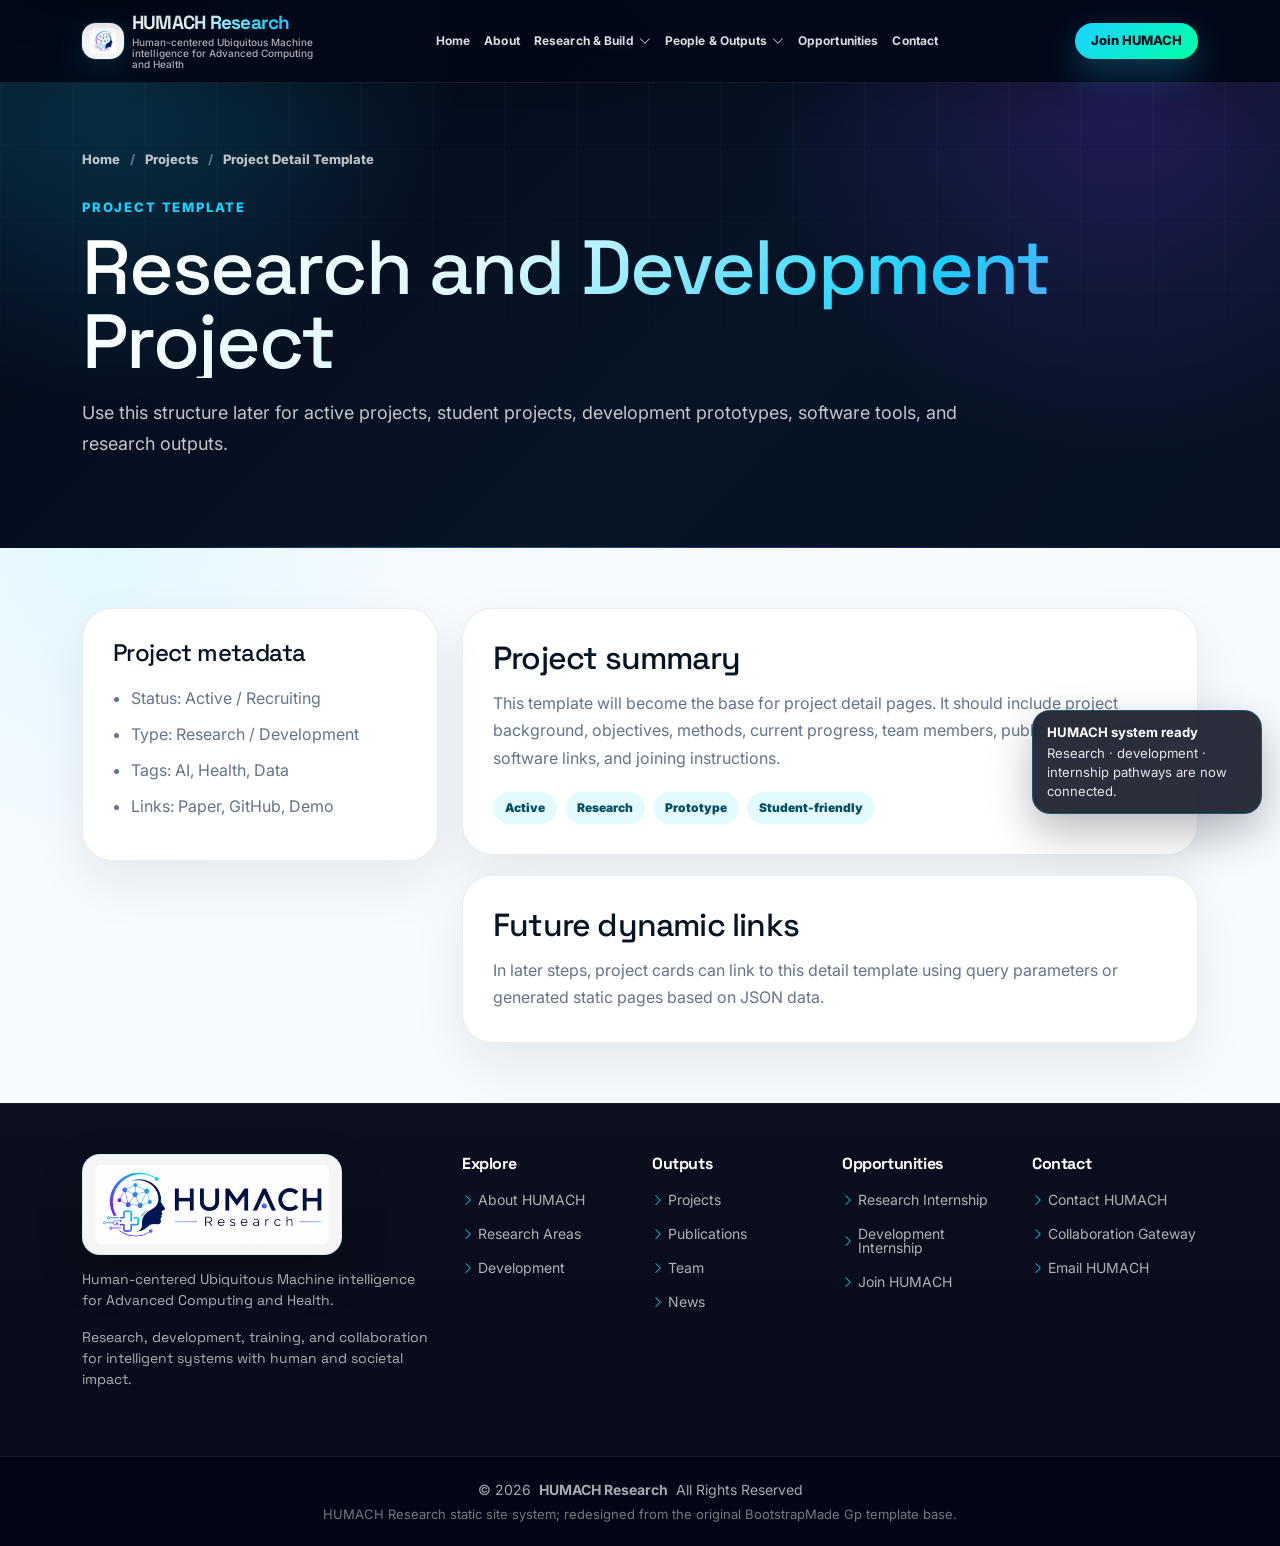
<file: portfolio-details.html>
<!DOCTYPE html>
<html lang="en">

<head>
  <meta charset="utf-8">
  <meta content="width=device-width, initial-scale=1.0" name="viewport">
  <meta name="description" content="HUMACH Research global layout template for research, development, projects, publications, team, opportunities, and collaboration pages.">
  <meta name="keywords" content="HUMACH Research, human-centered AI, machine intelligence, advanced computing, health, research group">

  <!-- Favicons -->
  <link href="assets/img/brand/humach-favicon-64.png" rel="icon">
  <link href="assets/img/brand/humach-apple-touch-icon.png" rel="apple-touch-icon">

  <!-- Fonts -->
  <link href="https://fonts.googleapis.com" rel="preconnect">
  <link href="https://fonts.gstatic.com" rel="preconnect" crossorigin>
  <link href="https://fonts.googleapis.com/css2?family=Inter:wght@300;400;500;600;700;800;900&family=Space+Grotesk:wght@400;500;600;700&display=swap" rel="stylesheet">

  <!-- Vendor CSS Files -->
  <link href="assets/vendor/bootstrap/css/bootstrap.min.css" rel="stylesheet">
  <link href="assets/vendor/bootstrap-icons/bootstrap-icons.css" rel="stylesheet">
  <link href="assets/vendor/aos/aos.css" rel="stylesheet">
  <link href="assets/vendor/swiper/swiper-bundle.min.css" rel="stylesheet">
  <link href="assets/vendor/glightbox/css/glightbox.min.css" rel="stylesheet">

  <!-- Main CSS Files -->
  <link href="assets/css/main.css" rel="stylesheet">
  <link href="assets/css/humach-theme.css" rel="stylesheet">
  <title>HUMACH Research | Project Detail Template</title>
</head>

<body class="humach-theme humach-inner-page humach-step14 humach-step15">

  <a class="skip-link" href="#main-content">Skip to main content</a>
  <header id="header" class="header d-flex align-items-center fixed-top humach-header humach-global-header">
    <div class="container-fluid container-xl position-relative d-flex align-items-center justify-content-between">

      <a href="index.html#hero" class="logo humach-logo d-flex align-items-center me-auto me-lg-0" aria-label="HUMACH Research home">
        <img src="assets/img/brand/humach-logo-square-256.png" alt="HUMACH Research logo">
        <div class="brand-wordmark">
          <h1 class="sitename">HUMACH Research</h1>
          <small>Human-centered Ubiquitous Machine intelligence for Advanced Computing and Health</small>
        </div>
      </a>

      <nav id="navmenu" class="navmenu humach-navmenu" aria-label="Main navigation">
        <ul>
          <li><a href="index.html#hero" class="active" data-nav-section="home">Home</a></li>
          <li><a href="index.html#about" data-nav-section="about">About</a></li>
          <li class="dropdown"><a href="research.html" data-nav-section="research"><span>Research &amp; Build</span> <i class="bi bi-chevron-down toggle-dropdown" aria-hidden="true"></i></a>
            <ul>
              <li><a href="research.html">Research Areas</a></li>
              <li><a href="development.html">Development</a></li>
              <li><a href="projects.html">Projects</a></li>
            </ul>
          </li>
          <li class="dropdown"><a href="publications.html" data-nav-section="outputs"><span>People &amp; Outputs</span> <i class="bi bi-chevron-down toggle-dropdown" aria-hidden="true"></i></a>
            <ul>
              <li><a href="publications.html">Publications</a></li>
              <li><a href="team.html">Team</a></li>
              <li><a href="news.html">News</a></li>
            </ul>
          </li>
          <li><a href="opportunities.html" data-nav-section="opportunities">Opportunities</a></li>
          <li><a data-nav-section="contact" href="contact.html">Contact</a></li>
        </ul>
        <button class="mobile-nav-toggle d-xl-none bi bi-list" type="button" aria-label="Open mobile navigation" aria-controls="navmenu" aria-expanded="false"></button>
      </nav>

      <a class="btn-getstarted humach-nav-cta" href="https://docs.google.com/forms/d/e/1FAIpQLSc2rjl6WL0T1_B5Y9ua9td9W2VP8LtreweC3V4BgHKmEk9K3g/viewform?usp=publish-editor" target="_blank" rel="noopener">Join HUMACH</a>
    </div>
  </header>

  <main id="main-content" class="main" tabindex="-1">
    <section class="humach-page-hero dark-background">
      <div class="hero-grid" aria-hidden="true"></div>
      <div class="container" data-aos="fade-up">
        <nav class="humach-breadcrumb" aria-label="Breadcrumb">
          <ol>
            <li><a href="index.html#hero">Home</a></li>
            <li><a href="projects.html">Projects</a></li>
            <li>Project Detail Template</li>
          </ol>
        </nav>
        <div class="section-kicker">Project Template</div>
        <h1>Research and Development Project</h1>
        <p>Use this structure later for active projects, student projects, development prototypes, software tools, and research outputs.</p>
      </div>
    </section>

    <section class="section humach-detail-layout">
      <div class="container">
        <div class="row gy-4">
          <div class="col-lg-4" data-aos="fade-up">
            <aside class="humach-side-panel sticky-lg-top">
              <h3>Project metadata</h3>
              <ul>
                <li>Status: Active / Recruiting</li>
                <li>Type: Research / Development</li>
                <li>Tags: AI, Health, Data</li>
                <li>Links: Paper, GitHub, Demo</li>
              </ul>
            </aside>
          </div>
          <div class="col-lg-8" data-aos="fade-up" data-aos-delay="140">
            <article class="humach-content-card">
              <h2>Project summary</h2>
              <p>This template will become the base for project detail pages. It should include project background, objectives, methods, current progress, team members, publications, datasets, software links, and joining instructions.</p>
              <div class="humach-chip-row">
                <span>Active</span><span>Research</span><span>Prototype</span><span>Student-friendly</span>
              </div>
            </article>
            <article class="humach-content-card">
              <h2>Future dynamic links</h2>
              <p>In later steps, project cards can link to this detail template using query parameters or generated static pages based on JSON data.</p>
            </article>
          </div>
        </div>
      </div>
    </section>
  </main>

  <footer id="footer" class="footer humach-footer dark-background">
    <div class="footer-top">
      <div class="container">
        <div class="row gy-4">
          <div class="col-lg-4 col-md-12 footer-about">
            <a aria-label="HUMACH Research home" href="index.html#hero" class="logo d-flex align-items-center">
              <img src="assets/img/brand/humach-logo-footer.png" alt="HUMACH Research logo">
            </a>
            <p>Human-centered Ubiquitous Machine intelligence for Advanced Computing and Health.</p>
            <p class="footer-tagline">Research, development, training, and collaboration for intelligent systems with human and societal impact.</p>
          </div>

          <div class="col-lg-2 col-6 footer-links">
            <h4>Explore</h4>
            <ul>
              <li><i class="bi bi-chevron-right"></i> <a href="index.html#about">About HUMACH</a></li>
              <li><i class="bi bi-chevron-right"></i> <a href="research.html">Research Areas</a></li>
              <li><i class="bi bi-chevron-right"></i> <a href="development.html">Development</a></li>
            </ul>
          </div>

          <div class="col-lg-2 col-6 footer-links">
            <h4>Outputs</h4>
            <ul>
              <li><i class="bi bi-chevron-right"></i> <a href="projects.html">Projects</a></li>
              <li><i class="bi bi-chevron-right"></i> <a href="publications.html">Publications</a></li>
              <li><i class="bi bi-chevron-right"></i> <a href="team.html">Team</a></li>
              <li><i class="bi bi-chevron-right"></i> <a href="news.html">News</a></li>
            </ul>
          </div>

          <div class="col-lg-2 col-6 footer-links">
            <h4>Opportunities</h4>
            <ul>
              <li><i class="bi bi-chevron-right"></i> <a href="opportunities.html">Research Internship</a></li>
              <li><i class="bi bi-chevron-right"></i> <a href="opportunities.html">Development Internship</a></li>
              <li><i class="bi bi-chevron-right"></i> <a href="https://docs.google.com/forms/d/e/1FAIpQLSc2rjl6WL0T1_B5Y9ua9td9W2VP8LtreweC3V4BgHKmEk9K3g/viewform?usp=publish-editor" target="_blank" rel="noopener">Join HUMACH</a></li>
            </ul>
          </div>

          <div class="col-lg-2 col-6 footer-links">
            <h4>Contact</h4>
            <ul>
              <li><i class="bi bi-chevron-right"></i> <a href="contact.html">Contact HUMACH</a></li>
              <li><i class="bi bi-chevron-right"></i> <a href="contact.html#contact-gateway">Collaboration Gateway</a></li>
              <li><i class="bi bi-chevron-right"></i> <a href="mailto:contact@humachresearch.org">Email HUMACH</a></li>
            </ul>
          </div>
        </div>
      </div>
    </div>

    <div class="copyright">
      <div class="container text-center">
        <p>© <span data-current-year>2026</span> <strong class="px-1 sitename">HUMACH Research</strong> <span>All Rights Reserved</span></p>
        <div class="credits">
          HUMACH Research static site system; redesigned from the original BootstrapMade Gp template base.
        </div>
      </div>
    </div>
  </footer>

  <!-- Scroll Top -->
  <a href="#" id="scroll-top" class="scroll-top d-flex align-items-center justify-content-center" aria-label="Back to top"><i class="bi bi-arrow-up-short"></i></a>

  <!-- Preloader -->
  <div id="preloader" aria-hidden="true"></div>

  <!-- Vendor JS Files -->
  <script src="assets/vendor/bootstrap/js/bootstrap.bundle.min.js"></script>
  <script src="assets/vendor/php-email-form/validate.js"></script>
  <script src="assets/vendor/aos/aos.js"></script>
  <script src="assets/vendor/swiper/swiper-bundle.min.js"></script>
  <script src="assets/vendor/glightbox/js/glightbox.min.js"></script>
  <script src="assets/vendor/imagesloaded/imagesloaded.pkgd.min.js"></script>
  <script src="assets/vendor/isotope-layout/isotope.pkgd.min.js"></script>
  <script src="assets/vendor/purecounter/purecounter_vanilla.js"></script>

  <!-- Main JS Files -->
  <script src="assets/js/main.js"></script>
  <script src="assets/js/humach-ui.js"></script>
  <script src="assets/js/humach-data-loader.js"></script>
  <script src="assets/js/humach-polish.js"></script>

</body>

</html>
</file>
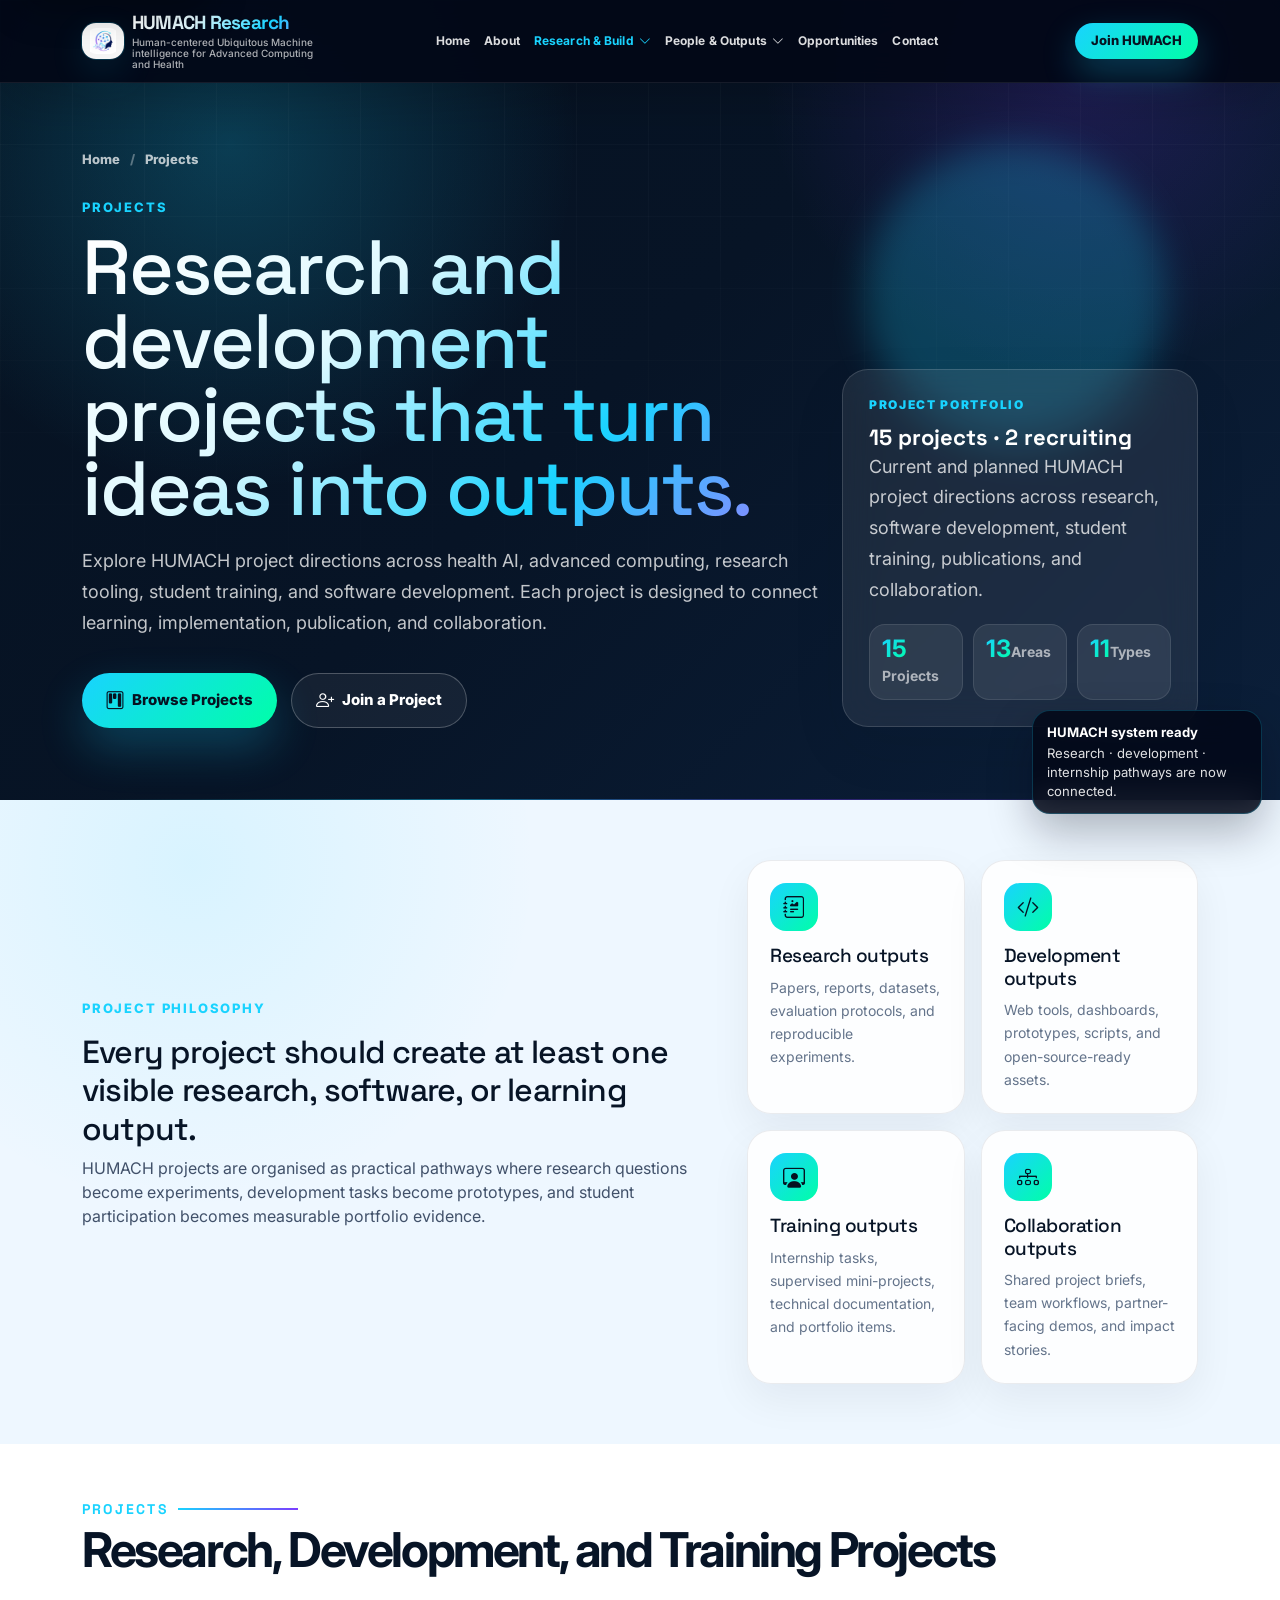
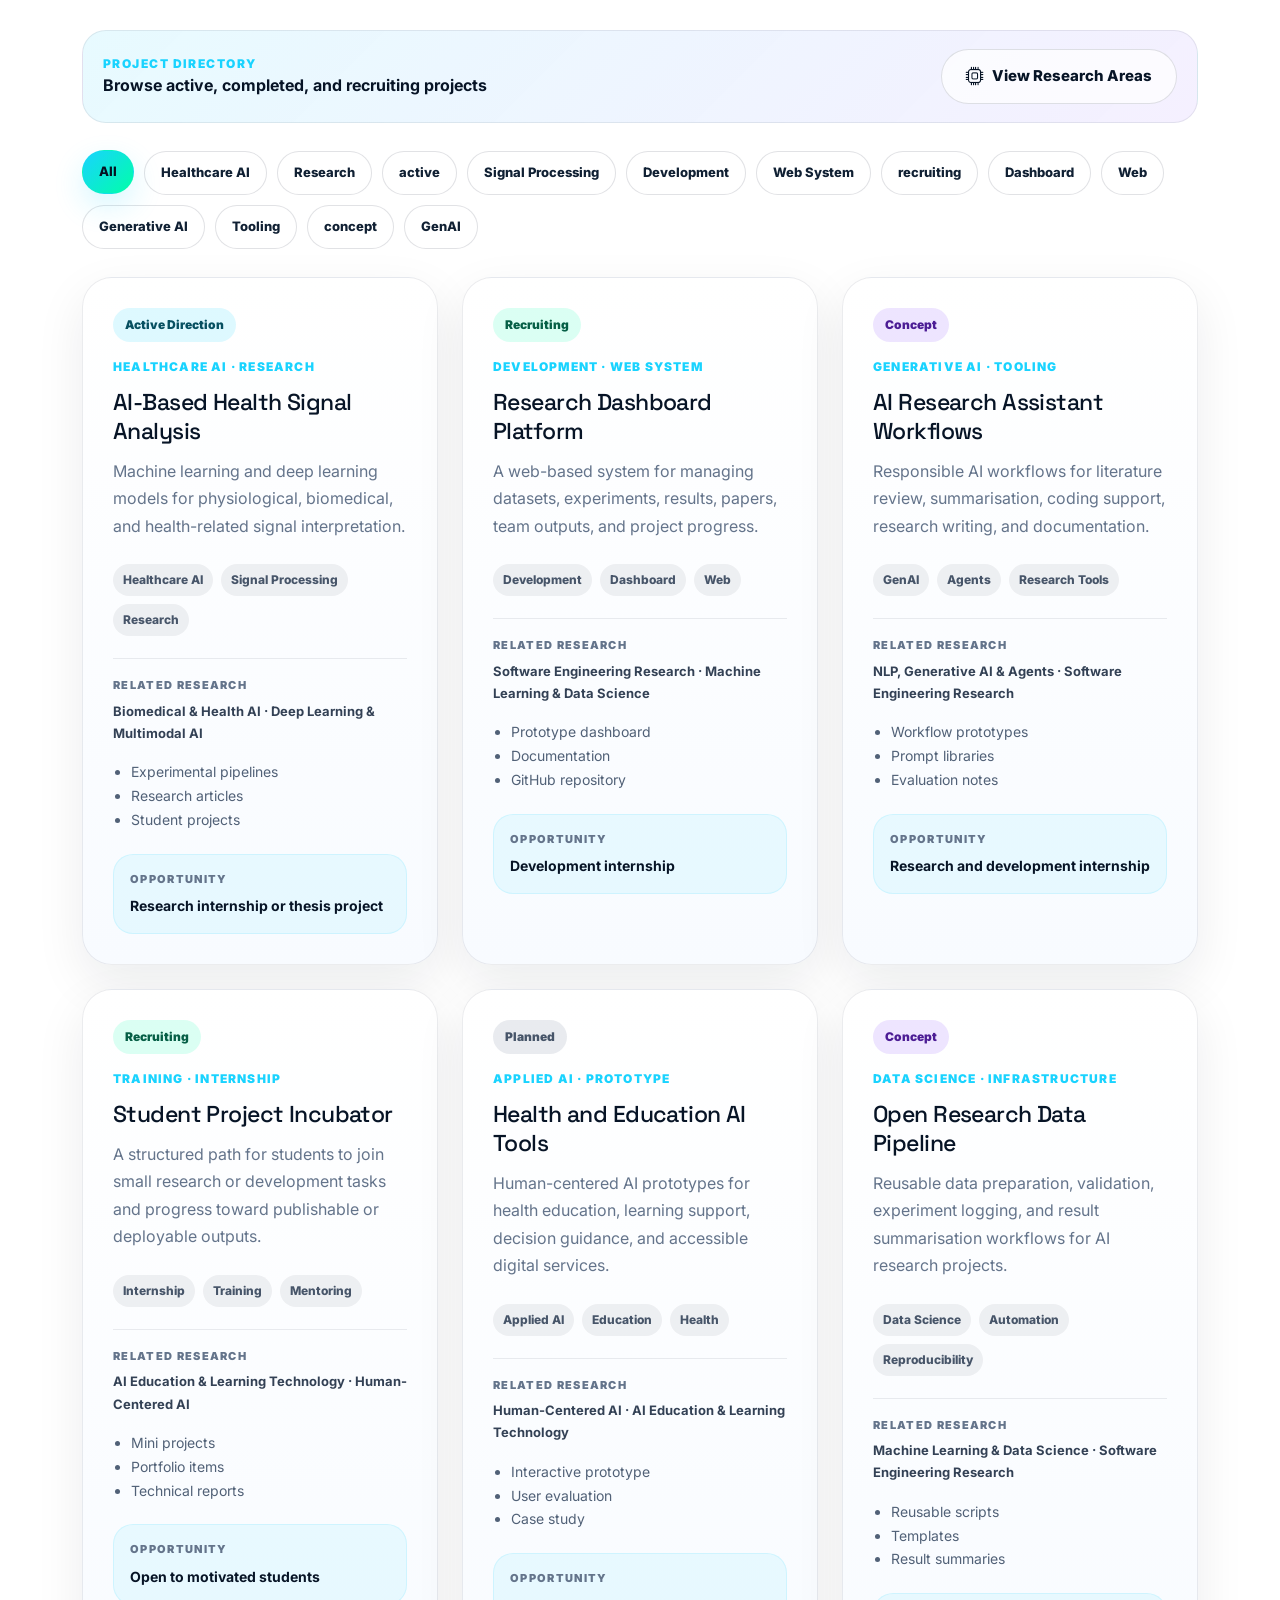
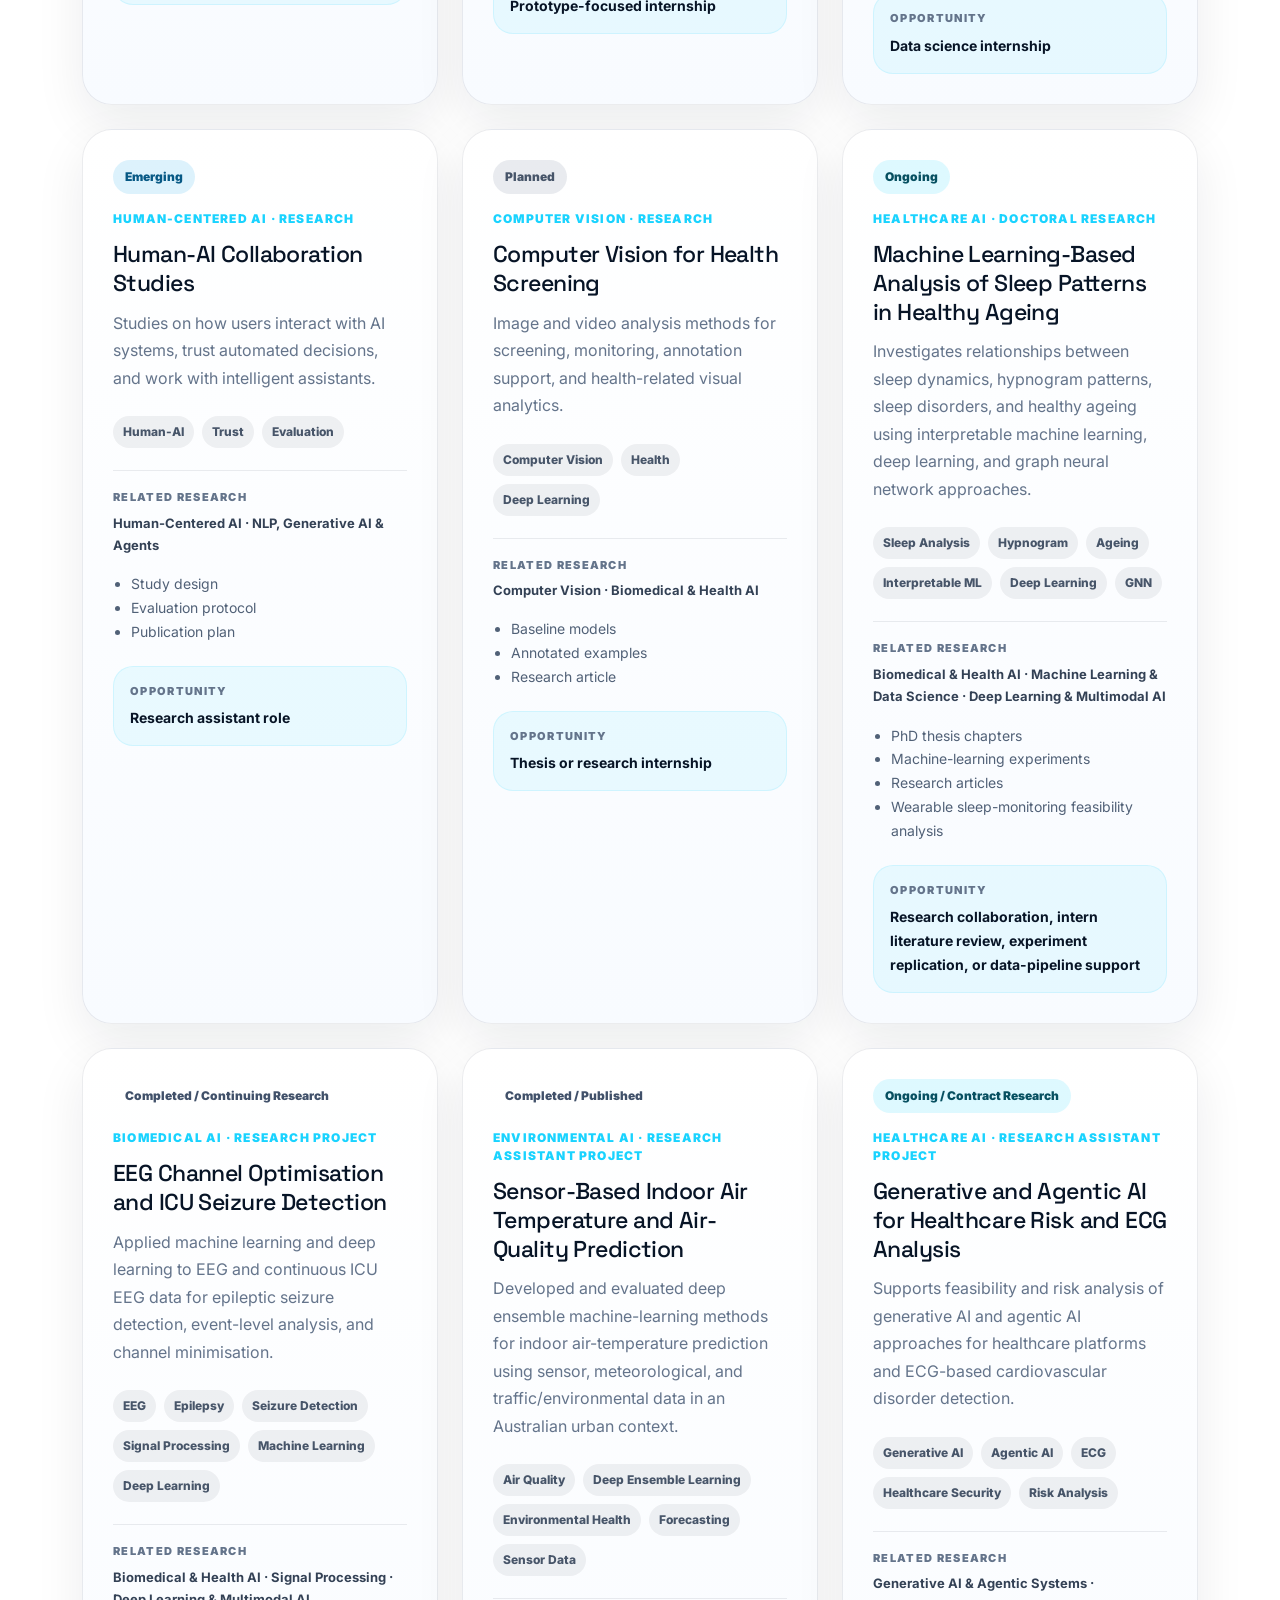
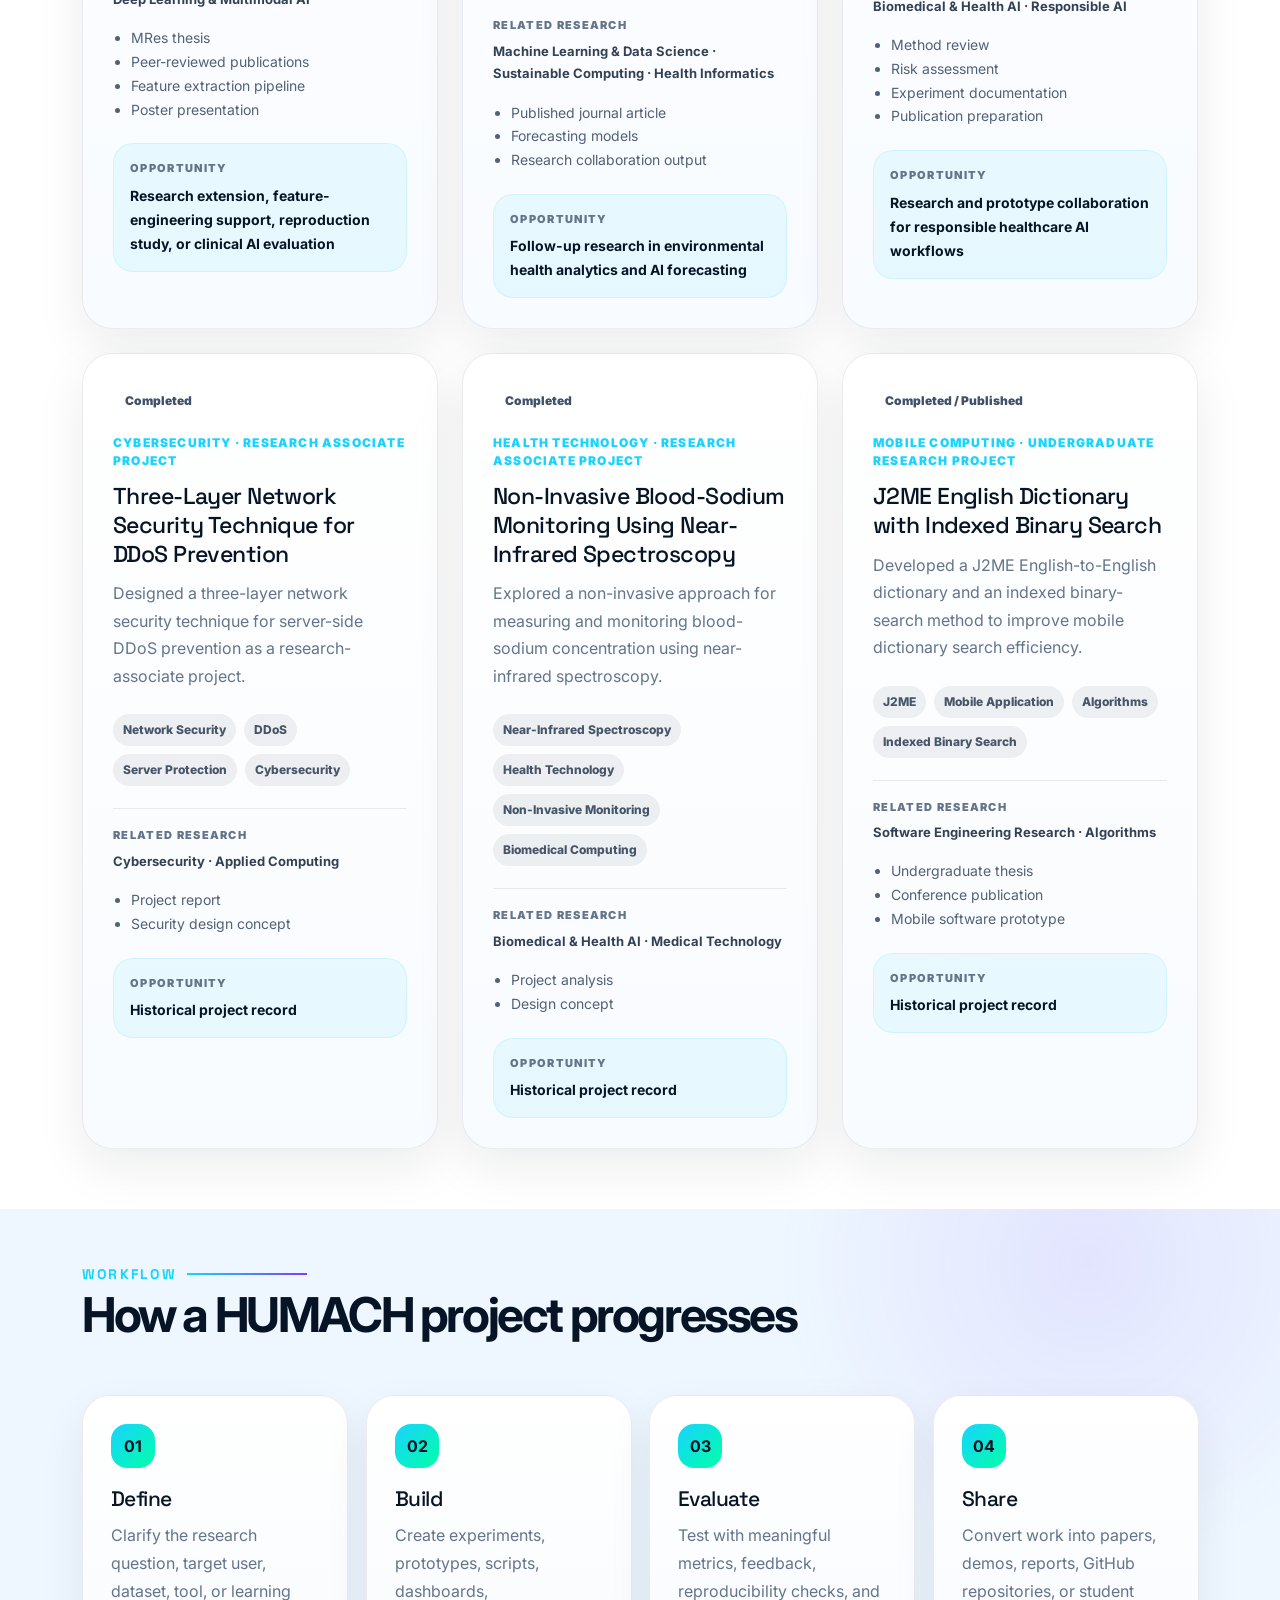
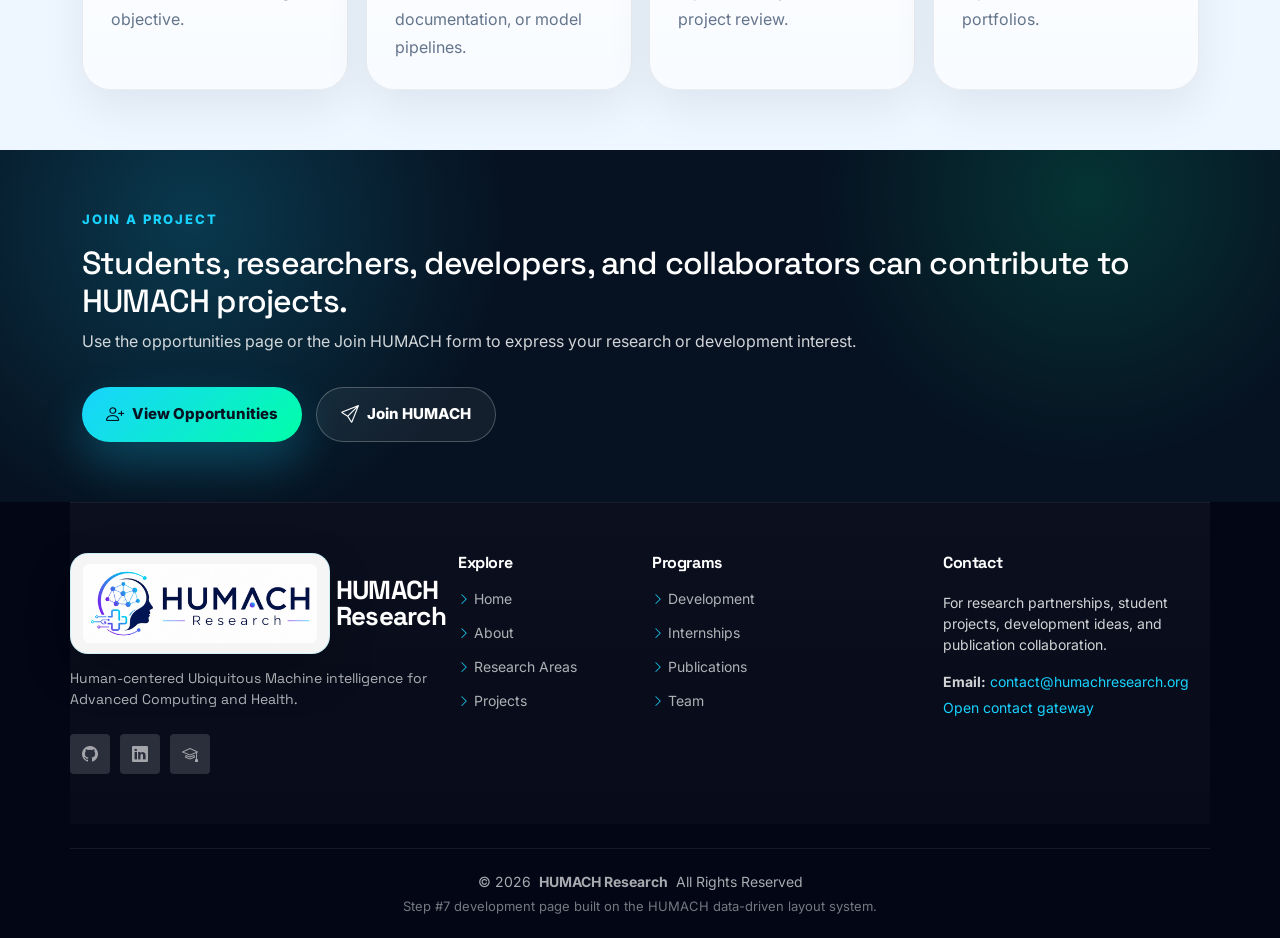
<file: projects.html>
<!DOCTYPE html>
<html lang="en">
<head>
  <meta charset="utf-8" />
  <meta content="width=device-width, initial-scale=1.0" name="viewport" />
  <meta content="Explore HUMACH Research projects across AI, advanced computing, health technology, software development, internships, publications, and collaboration." name="description" />
  <meta content="HUMACH Research projects, AI projects, health AI, research projects, development projects, internships, student projects, data science projects" name="keywords" />
  <title>HUMACH Research | Projects</title>

  <!-- Favicons -->
  <link href="assets/img/brand/humach-favicon-64.png" rel="icon" />
  <link href="assets/img/brand/humach-apple-touch-icon.png" rel="apple-touch-icon" />

  <!-- Fonts -->
  <link href="https://fonts.googleapis.com" rel="preconnect" />
  <link crossorigin="" href="https://fonts.gstatic.com" rel="preconnect" />
  <link href="https://fonts.googleapis.com/css2?family=Inter:wght@300;400;500;600;700;800;900&amp;family=Space+Grotesk:wght@400;500;600;700&amp;display=swap" rel="stylesheet" />

  <!-- Vendor CSS Files -->
  <link href="assets/vendor/bootstrap/css/bootstrap.min.css" rel="stylesheet" />
  <link href="assets/vendor/bootstrap-icons/bootstrap-icons.css" rel="stylesheet" />
  <link href="assets/vendor/aos/aos.css" rel="stylesheet" />
  <link href="assets/vendor/swiper/swiper-bundle.min.css" rel="stylesheet" />
  <link href="assets/vendor/glightbox/css/glightbox.min.css" rel="stylesheet" />

  <!-- Main CSS Files -->
  <link href="assets/css/main.css" rel="stylesheet" />
  <link href="assets/css/humach-theme.css" rel="stylesheet" />
</head>

<body class="humach-theme humach-inner-page humach-projects-page humach-step14 humach-step15">
  <a class="skip-link" href="#main-content">Skip to main content</a>

  <header class="header d-flex align-items-center fixed-top humach-header humach-global-header" id="header">
    <div class="container-fluid container-xl position-relative d-flex align-items-center justify-content-between">
      <a aria-label="HUMACH Research home" class="logo humach-logo d-flex align-items-center me-auto me-lg-0" href="index.html#hero">
        <img alt="HUMACH Research logo" src="assets/img/brand/humach-logo-square-256.png" />
        <div class="brand-wordmark">
          <h1 class="sitename">HUMACH Research</h1>
          <small>Human-centered Ubiquitous Machine intelligence for Advanced Computing and Health</small>
        </div>
      </a>

      <nav aria-label="Main navigation" class="navmenu humach-navmenu" id="navmenu">
        <ul>
          <li><a data-nav-section="home" href="index.html#hero">Home</a></li>
          <li><a data-nav-section="about" href="index.html#about">About</a></li>
          <li class="dropdown"><a class="active" data-nav-section="research" href="research.html"><span>Research &amp; Build</span> <i aria-hidden="true" class="bi bi-chevron-down toggle-dropdown"></i></a>
            <ul>
              <li><a href="research.html">Research Areas</a></li>
              <li><a href="development.html">Development</a></li>
              <li><a class="active" href="projects.html">Projects</a></li>
            </ul>
          </li>
          <li class="dropdown"><a data-nav-section="outputs" href="publications.html"><span>People &amp; Outputs</span> <i aria-hidden="true" class="bi bi-chevron-down toggle-dropdown"></i></a>
            <ul>
              <li><a href="publications.html">Publications</a></li>
              <li><a href="team.html">Team</a></li>
              <li><a href="news.html">News</a></li>
            </ul>
          </li>
          <li><a data-nav-section="opportunities" href="opportunities.html">Opportunities</a></li>
          <li><a data-nav-section="contact" href="contact.html">Contact</a></li>
        </ul>
        <button class="mobile-nav-toggle d-xl-none bi bi-list" type="button" aria-label="Open mobile navigation" aria-controls="navmenu" aria-expanded="false"></button>
      </nav>

      <a class="btn-getstarted humach-nav-cta" href="https://docs.google.com/forms/d/e/1FAIpQLSc2rjl6WL0T1_B5Y9ua9td9W2VP8LtreweC3V4BgHKmEk9K3g/viewform?usp=publish-editor" rel="noopener" target="_blank">Join HUMACH</a>
    </div>
  </header>

  <main class="main" id="main-content">
    <section class="humach-page-hero humach-projects-hero dark-background">
      <div aria-hidden="true" class="hero-grid"></div>
      <div aria-hidden="true" class="hero-orb hero-orb-one"></div>
      <div class="container" data-aos="fade-up">
        <nav aria-label="Breadcrumb" class="humach-breadcrumb">
          <ol>
            <li><a href="index.html#hero">Home</a></li>
            <li>Projects</li>
          </ol>
        </nav>

        <div class="row align-items-end gy-4">
          <div class="col-lg-8">
            <div class="section-kicker">Projects</div>
            <h1>Research and development projects that turn ideas into outputs.</h1>
            <p>Explore HUMACH project directions across health AI, advanced computing, research tooling, student training, and software development. Each project is designed to connect learning, implementation, publication, and collaboration.</p>
            <div class="hero-actions">
              <a class="btn-humach btn-humach-primary" href="#project-directory"><i class="bi bi-kanban"></i> Browse Projects</a>
              <a class="btn-humach btn-humach-outline" href="opportunities.html"><i class="bi bi-person-plus"></i> Join a Project</a>
            </div>
          </div>
          <div class="col-lg-4">
            <div class="humach-page-summary-card humach-project-summary-card" data-humach-render="projects-page-summary">
              <span>Project Portfolio</span>
              <strong>Research · Development · Training</strong>
              <p>Active, completed, and recruiting projects are organised into one browsable directory.</p>
              <div class="research-summary-metrics">
                <div><b>3</b><small>Preview</small></div>
                <div><b>AI</b><small>Focus</small></div>
                <div><b>Open</b><small>Join</small></div>
              </div>
            </div>
          </div>
        </div>
      </div>
    </section>

    <section class="section humach-project-intro light-background">
      <div class="container">
        <div class="row gy-4 align-items-center">
          <div class="col-lg-7" data-aos="fade-up">
            <div class="section-kicker">Project Philosophy</div>
            <h2>Every project should create at least one visible research, software, or learning output.</h2>
            <p>HUMACH projects are organised as practical pathways where research questions become experiments, development tasks become prototypes, and student participation becomes measurable portfolio evidence.</p>
          </div>
          <div class="col-lg-5" data-aos="fade-left" data-aos-delay="120">
            <div class="project-principle-grid">
              <article>
                <i class="bi bi-journal-richtext"></i>
                <h3>Research outputs</h3>
                <p>Papers, reports, datasets, evaluation protocols, and reproducible experiments.</p>
              </article>
              <article>
                <i class="bi bi-code-slash"></i>
                <h3>Development outputs</h3>
                <p>Web tools, dashboards, prototypes, scripts, and open-source-ready assets.</p>
              </article>
              <article>
                <i class="bi bi-person-workspace"></i>
                <h3>Training outputs</h3>
                <p>Internship tasks, supervised mini-projects, technical documentation, and portfolio items.</p>
              </article>
              <article>
                <i class="bi bi-diagram-3"></i>
                <h3>Collaboration outputs</h3>
                <p>Shared project briefs, team workflows, partner-facing demos, and impact stories.</p>
              </article>
            </div>
          </div>
        </div>
      </div>
    </section>

    <section class="section humach-project-directory" id="project-directory">
      <div class="container section-title" data-aos="fade-up" data-humach-section-title="projects">
        <h2>Projects</h2>
        <p>Research, Development, and Training Projects</p>
      </div>

      <div class="container">
        <div class="research-toolbar project-toolbar" data-aos="fade-up" data-aos-delay="80">
          <div>
            <span>Project directory</span>
            <strong>Browse active, completed, and recruiting projects</strong>
          </div>
          <a class="btn-humach btn-humach-outline dark-text" href="research.html"><i class="bi bi-cpu"></i> View Research Areas</a>
        </div>

        <div class="project-filter-bar" data-aos="fade-up" data-aos-delay="110" data-humach-render="project-filters">
          <button class="active" type="button" data-project-filter="all">All</button>
          <button type="button" data-project-filter="research">Research</button>
          <button type="button" data-project-filter="development">Development</button>
          <button type="button" data-project-filter="recruiting">Recruiting</button>
        </div>

        <div class="row gy-4" data-humach-render="projects-page-grid">
          <div class="col-lg-4 col-md-6" data-aos="fade-up" data-aos-delay="100">
            <article class="project-detail-card">
              <div class="project-status active">Active Direction</div>
              <h3>AI-Based Health Signal Analysis</h3>
              <p>Machine learning and deep learning models for physiological, biomedical, and health-related signal interpretation.</p>
              <div class="project-meta"><span>Healthcare AI</span><span>Signal Processing</span><span>Research</span></div>
              <div class="project-card-footer"><span>Output</span><strong>Experimental pipelines</strong></div>
            </article>
          </div>

          <div class="col-lg-4 col-md-6" data-aos="fade-up" data-aos-delay="180">
            <article class="project-detail-card">
              <div class="project-status recruiting">Recruiting</div>
              <h3>Research Dashboard Platform</h3>
              <p>A web-based system for managing datasets, experiments, results, papers, team outputs, and project progress.</p>
              <div class="project-meta"><span>Development</span><span>Dashboard</span><span>Web</span></div>
              <div class="project-card-footer"><span>Opportunity</span><strong>Development internship</strong></div>
            </article>
          </div>

          <div class="col-lg-4 col-md-6" data-aos="fade-up" data-aos-delay="260">
            <article class="project-detail-card">
              <div class="project-status concept">Concept</div>
              <h3>AI Research Assistant Workflows</h3>
              <p>Responsible AI workflows for literature review, summarisation, coding support, research writing, and documentation.</p>
              <div class="project-meta"><span>GenAI</span><span>Agents</span><span>Research Tools</span></div>
              <div class="project-card-footer"><span>Output</span><strong>Workflow prototypes</strong></div>
            </article>
          </div>
        </div>
      </div>
    </section>

    <section class="section humach-project-pathway light-background" id="project-pathway">
      <div class="container section-title" data-aos="fade-up">
        <h2>Workflow</h2>
        <p>How a HUMACH project progresses</p>
      </div>
      <div class="container">
        <div class="research-pathway-grid project-pathway-grid">
          <article data-aos="fade-up" data-aos-delay="100">
            <strong>01</strong>
            <h3>Define</h3>
            <p>Clarify the research question, target user, dataset, tool, or learning objective.</p>
          </article>
          <article data-aos="fade-up" data-aos-delay="180">
            <strong>02</strong>
            <h3>Build</h3>
            <p>Create experiments, prototypes, scripts, dashboards, documentation, or model pipelines.</p>
          </article>
          <article data-aos="fade-up" data-aos-delay="260">
            <strong>03</strong>
            <h3>Evaluate</h3>
            <p>Test with meaningful metrics, feedback, reproducibility checks, and project review.</p>
          </article>
          <article data-aos="fade-up" data-aos-delay="340">
            <strong>04</strong>
            <h3>Share</h3>
            <p>Convert work into papers, demos, reports, GitHub repositories, or student portfolios.</p>
          </article>
        </div>
      </div>
    </section>

    <section class="section humach-project-cta dark-background">
      <div class="container" data-aos="fade-up">
        <div class="humach-cta-panel">
          <div>
            <div class="section-kicker">Join a Project</div>
            <h2>Students, researchers, developers, and collaborators can contribute to HUMACH projects.</h2>
            <p>Use the opportunities page or the Join HUMACH form to express your research or development interest.</p>
          </div>
          <div class="hero-actions">
            <a class="btn-humach btn-humach-primary" href="opportunities.html"><i class="bi bi-person-plus"></i> View Opportunities</a>
            <a class="btn-humach btn-humach-outline" href="https://docs.google.com/forms/d/e/1FAIpQLSc2rjl6WL0T1_B5Y9ua9td9W2VP8LtreweC3V4BgHKmEk9K3g/viewform?usp=publish-editor" rel="noopener" target="_blank"><i class="bi bi-send"></i> Join HUMACH</a>
          </div>
        </div>
      </div>
    </section>
  </main>

  <footer class="footer humach-footer dark-background" id="footer">
    <div class="container footer-top">
      <div class="row gy-4">
        <div class="col-lg-4 col-md-6 footer-about">
          <a class="logo d-flex align-items-center humach-footer-logo" href="index.html#hero">
            <img alt="HUMACH Research logo" src="assets/img/brand/humach-logo-footer.png" />
            <span class="sitename">HUMACH Research</span>
          </a>
          <p>Human-centered Ubiquitous Machine intelligence for Advanced Computing and Health.</p>
          <div class="social-links d-flex mt-4">
            <a aria-label="GitHub" href="#"><i class="bi bi-github"></i></a>
            <a aria-label="LinkedIn" href="#"><i class="bi bi-linkedin"></i></a>
            <a aria-label="Google Scholar" href="#"><i class="bi bi-mortarboard"></i></a>
          </div>
        </div>
        <div class="col-lg-2 col-md-3 footer-links">
          <h4>Explore</h4>
          <ul>
            <li><i class="bi bi-chevron-right"></i> <a href="index.html#hero">Home</a></li>
            <li><i class="bi bi-chevron-right"></i> <a href="index.html#about">About</a></li>
            <li><i class="bi bi-chevron-right"></i> <a href="research.html">Research Areas</a></li>
            <li><i class="bi bi-chevron-right"></i> <a href="projects.html">Projects</a></li>
          </ul>
        </div>
        <div class="col-lg-3 col-md-3 footer-links">
          <h4>Programs</h4>
          <ul>
            <li><i class="bi bi-chevron-right"></i> <a href="development.html">Development</a></li>
            <li><i class="bi bi-chevron-right"></i> <a href="opportunities.html">Internships</a></li>
            <li><i class="bi bi-chevron-right"></i> <a href="publications.html">Publications</a></li>
            <li><i class="bi bi-chevron-right"></i> <a href="team.html">Team</a></li>
          </ul>
        </div>
        <div class="col-lg-3 col-md-12 footer-contact text-center text-md-start">
          <h4>Contact</h4>
          <p>For research partnerships, student projects, development ideas, and publication collaboration.</p>
          <p class="mt-3"><strong>Email:</strong> <a href="mailto:contact@humachresearch.org">contact@humachresearch.org</a></p>
          <p><a href="contact.html">Open contact gateway</a></p>
        </div>
      </div>
    </div>
    <div class="container copyright text-center mt-4">
      <p>© <span data-current-year="">2026</span> <strong class="px-1 sitename">HUMACH Research</strong> <span>All Rights Reserved</span></p>
      <div class="credits">Step #7 development page built on the HUMACH data-driven layout system.</div>
    </div>
  </footer>

  <a class="scroll-top d-flex align-items-center justify-content-center" href="#" id="scroll-top"><i class="bi bi-arrow-up-short"></i></a>
  <div id="preloader" aria-hidden="true"></div>

  <!-- Vendor JS Files -->
  <script src="assets/vendor/bootstrap/js/bootstrap.bundle.min.js"></script>
  <script src="assets/vendor/php-email-form/validate.js"></script>
  <script src="assets/vendor/aos/aos.js"></script>
  <script src="assets/vendor/swiper/swiper-bundle.min.js"></script>
  <script src="assets/vendor/glightbox/js/glightbox.min.js"></script>
  <script src="assets/vendor/imagesloaded/imagesloaded.pkgd.min.js"></script>
  <script src="assets/vendor/isotope-layout/isotope.pkgd.min.js"></script>
  <script src="assets/vendor/purecounter/purecounter_vanilla.js"></script>

  <!-- Main JS Files -->
  <script src="assets/js/main.js"></script>
  <script src="assets/js/humach-ui.js"></script>
  <script src="assets/js/humach-data-loader.js"></script>
  <script src="assets/js/humach-polish.js"></script>
</body>
</html>
</file>
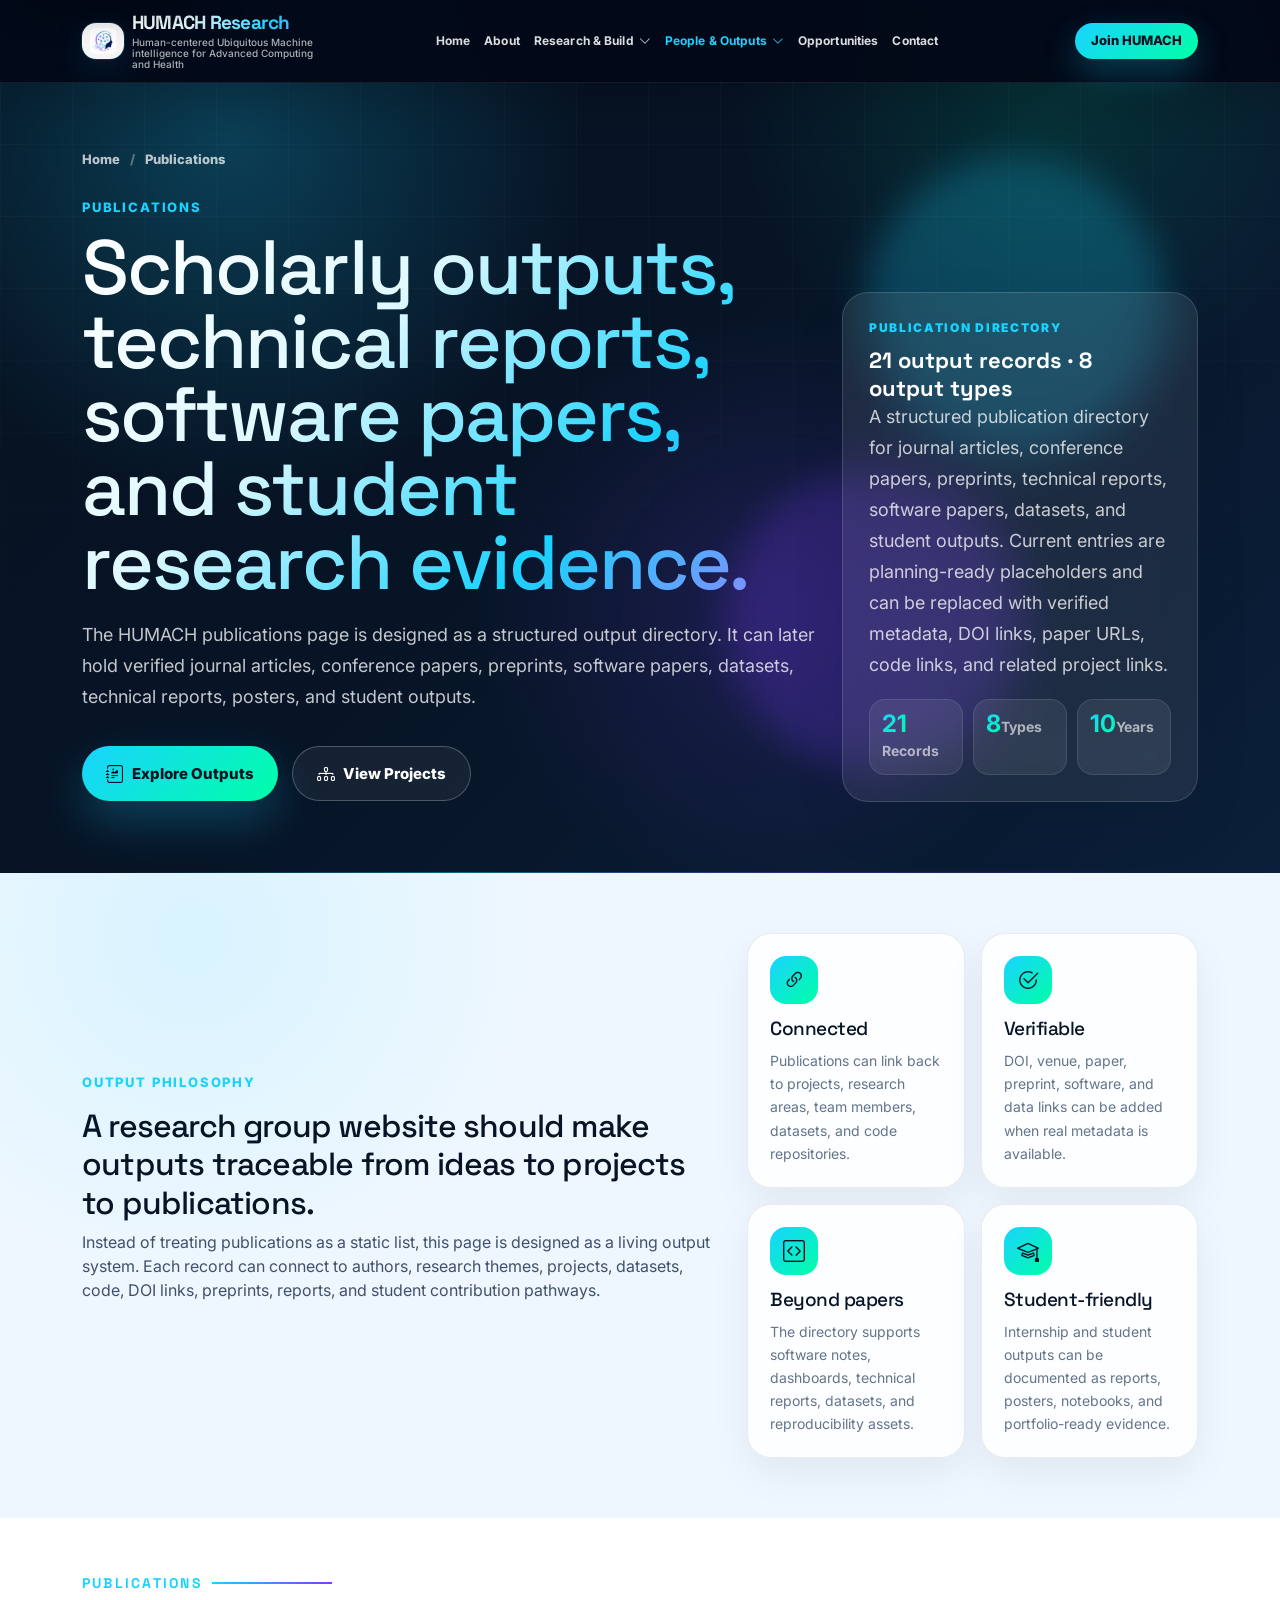
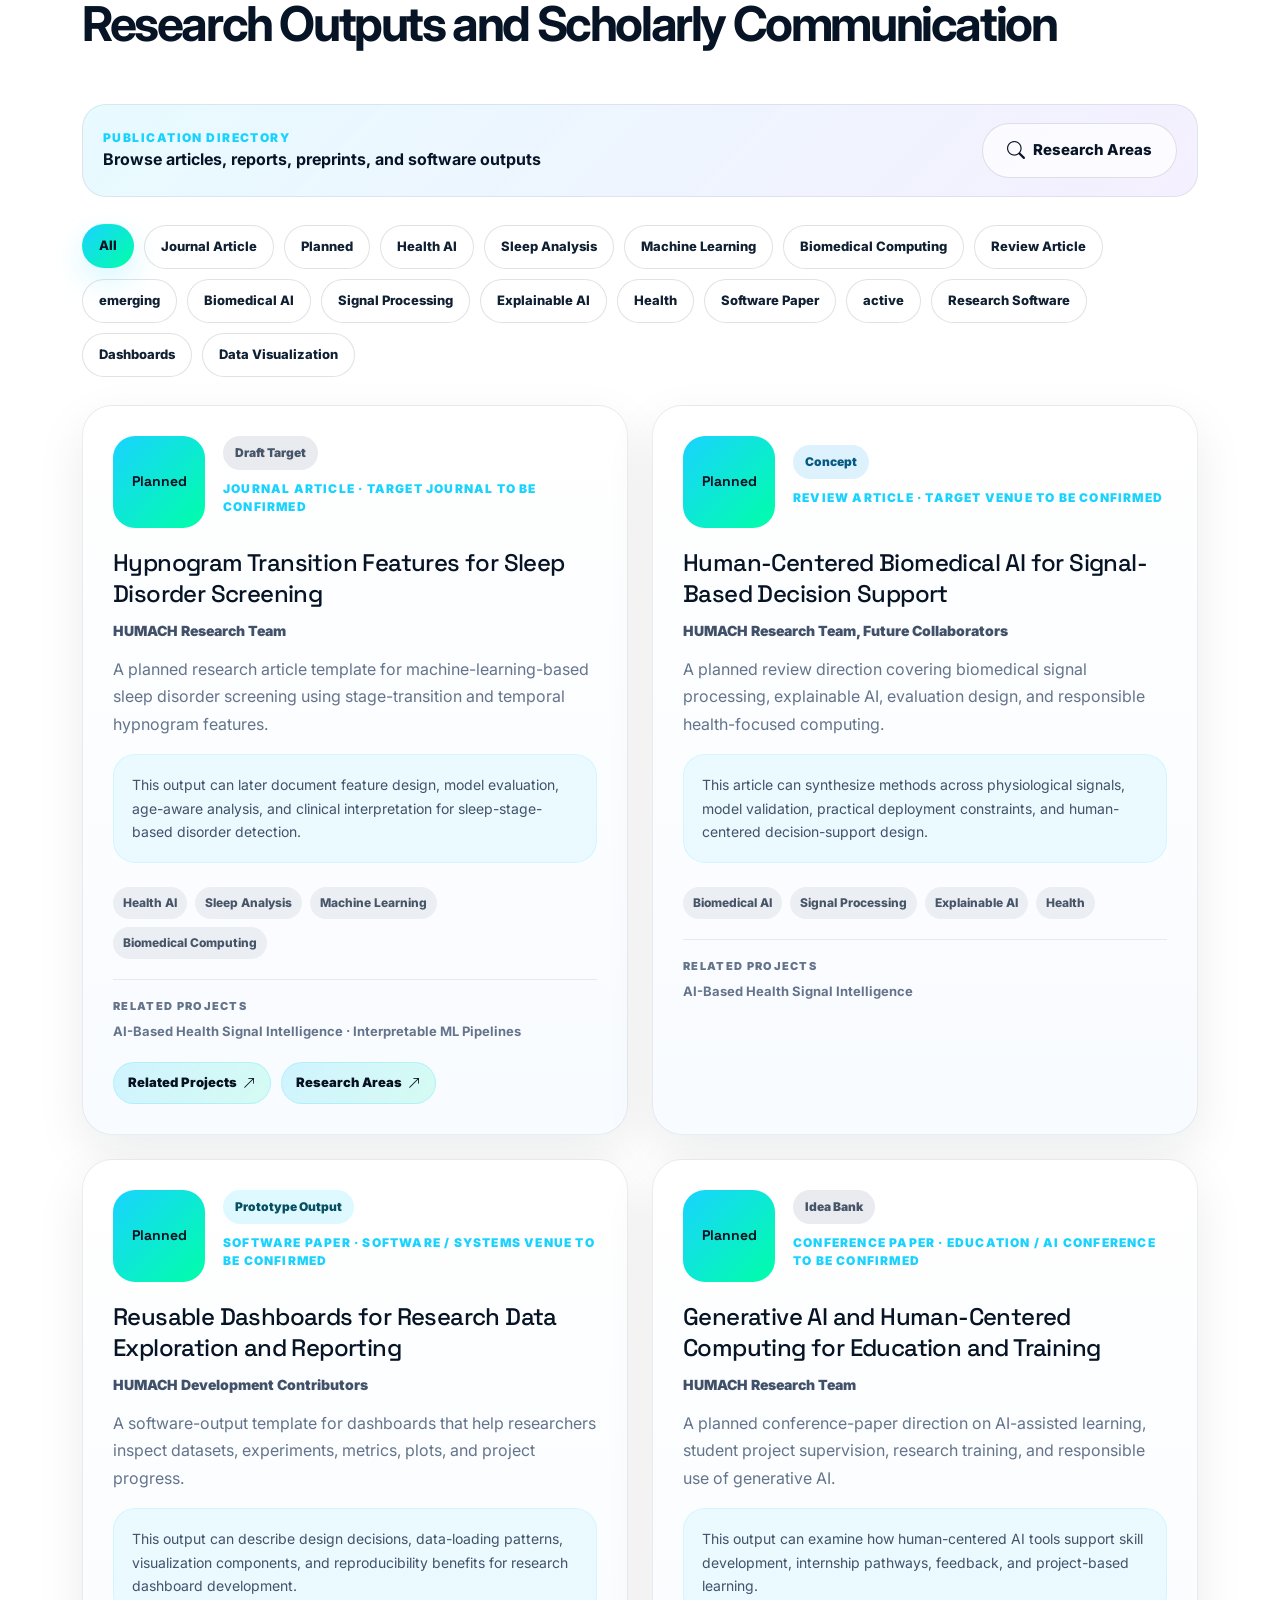
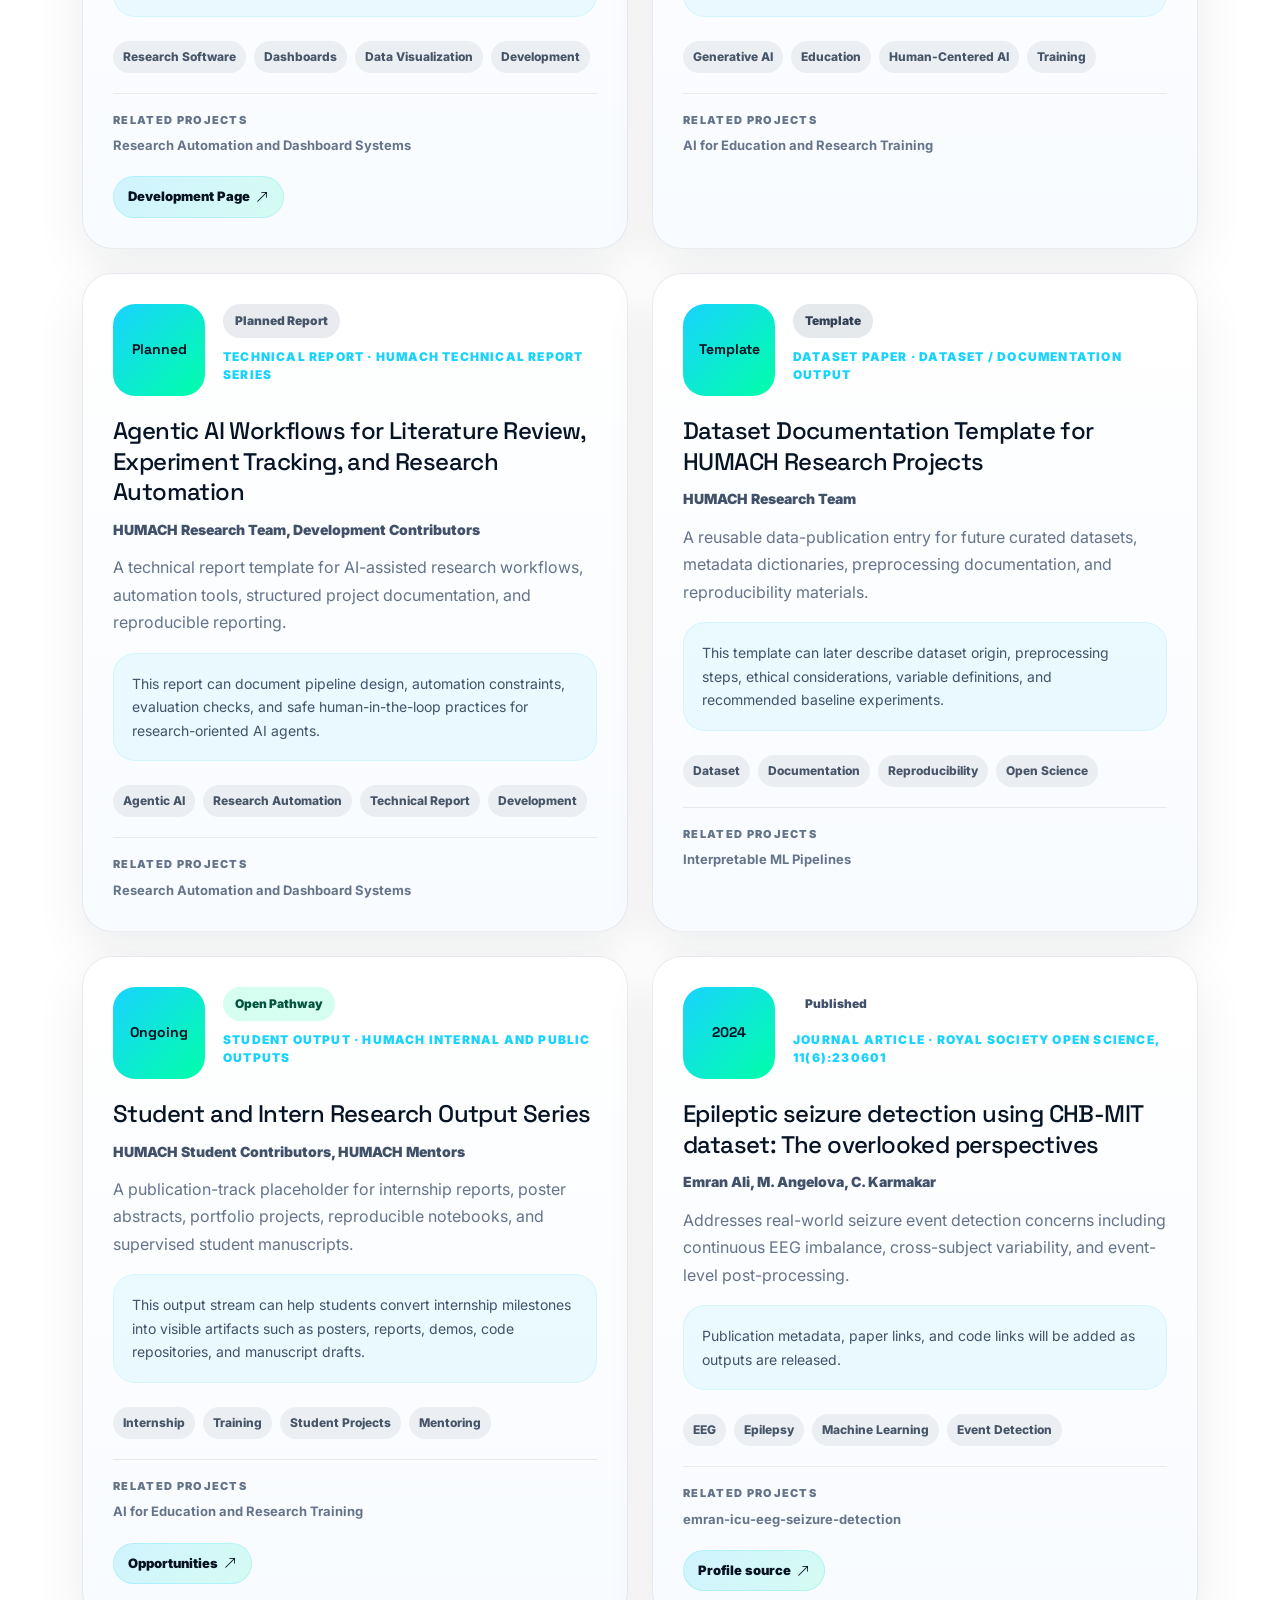
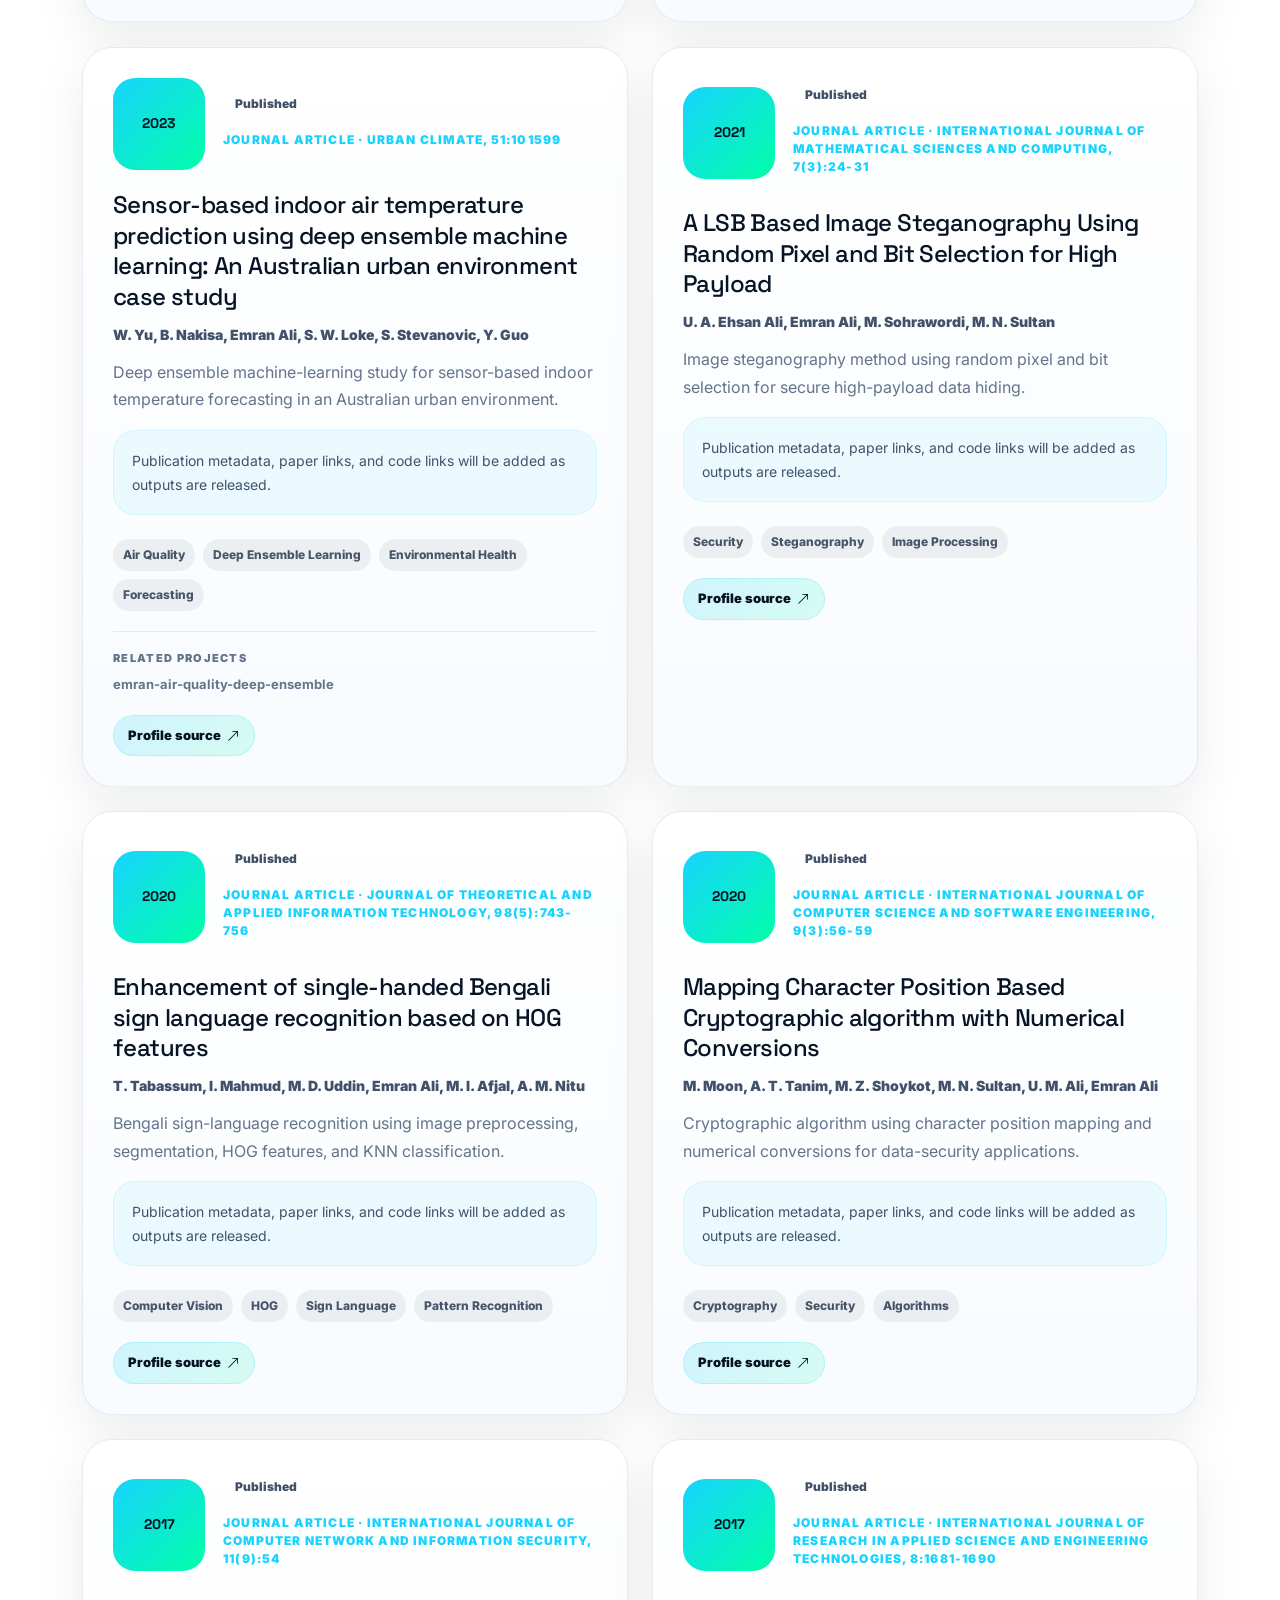
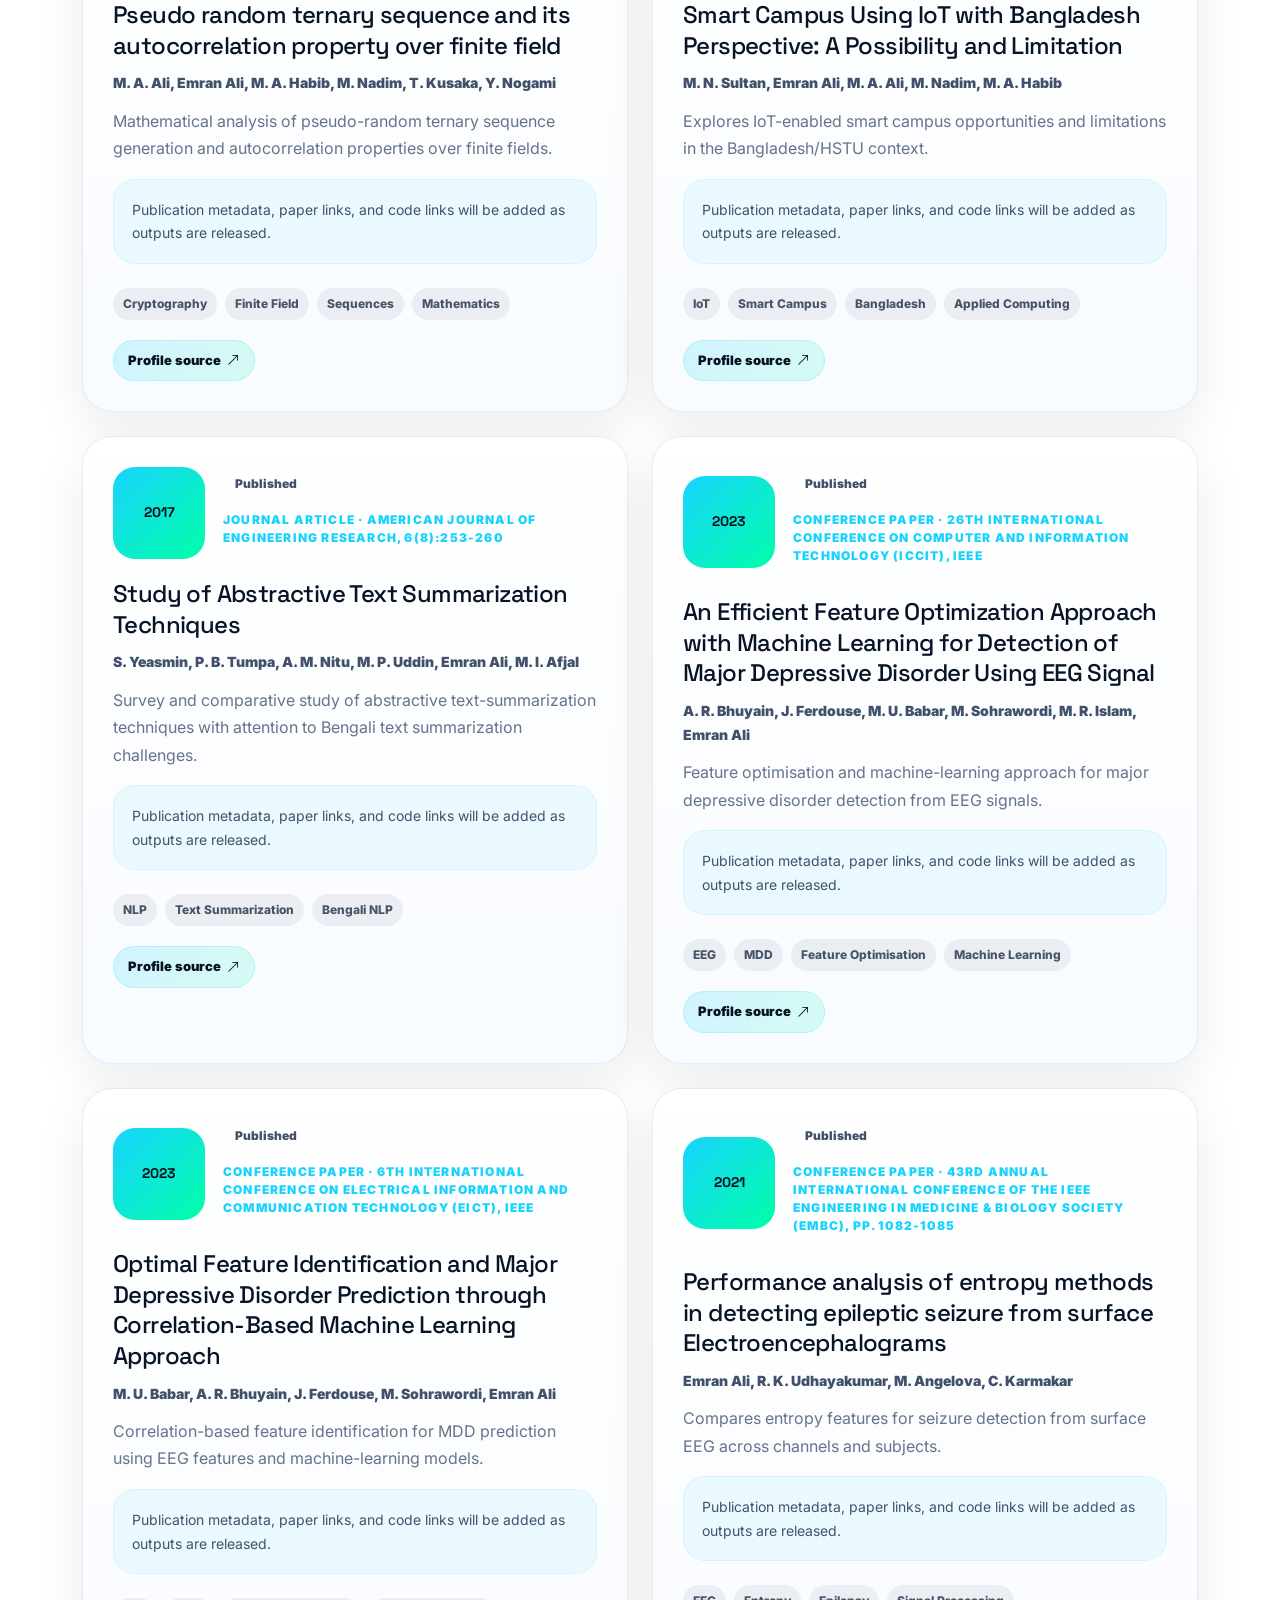
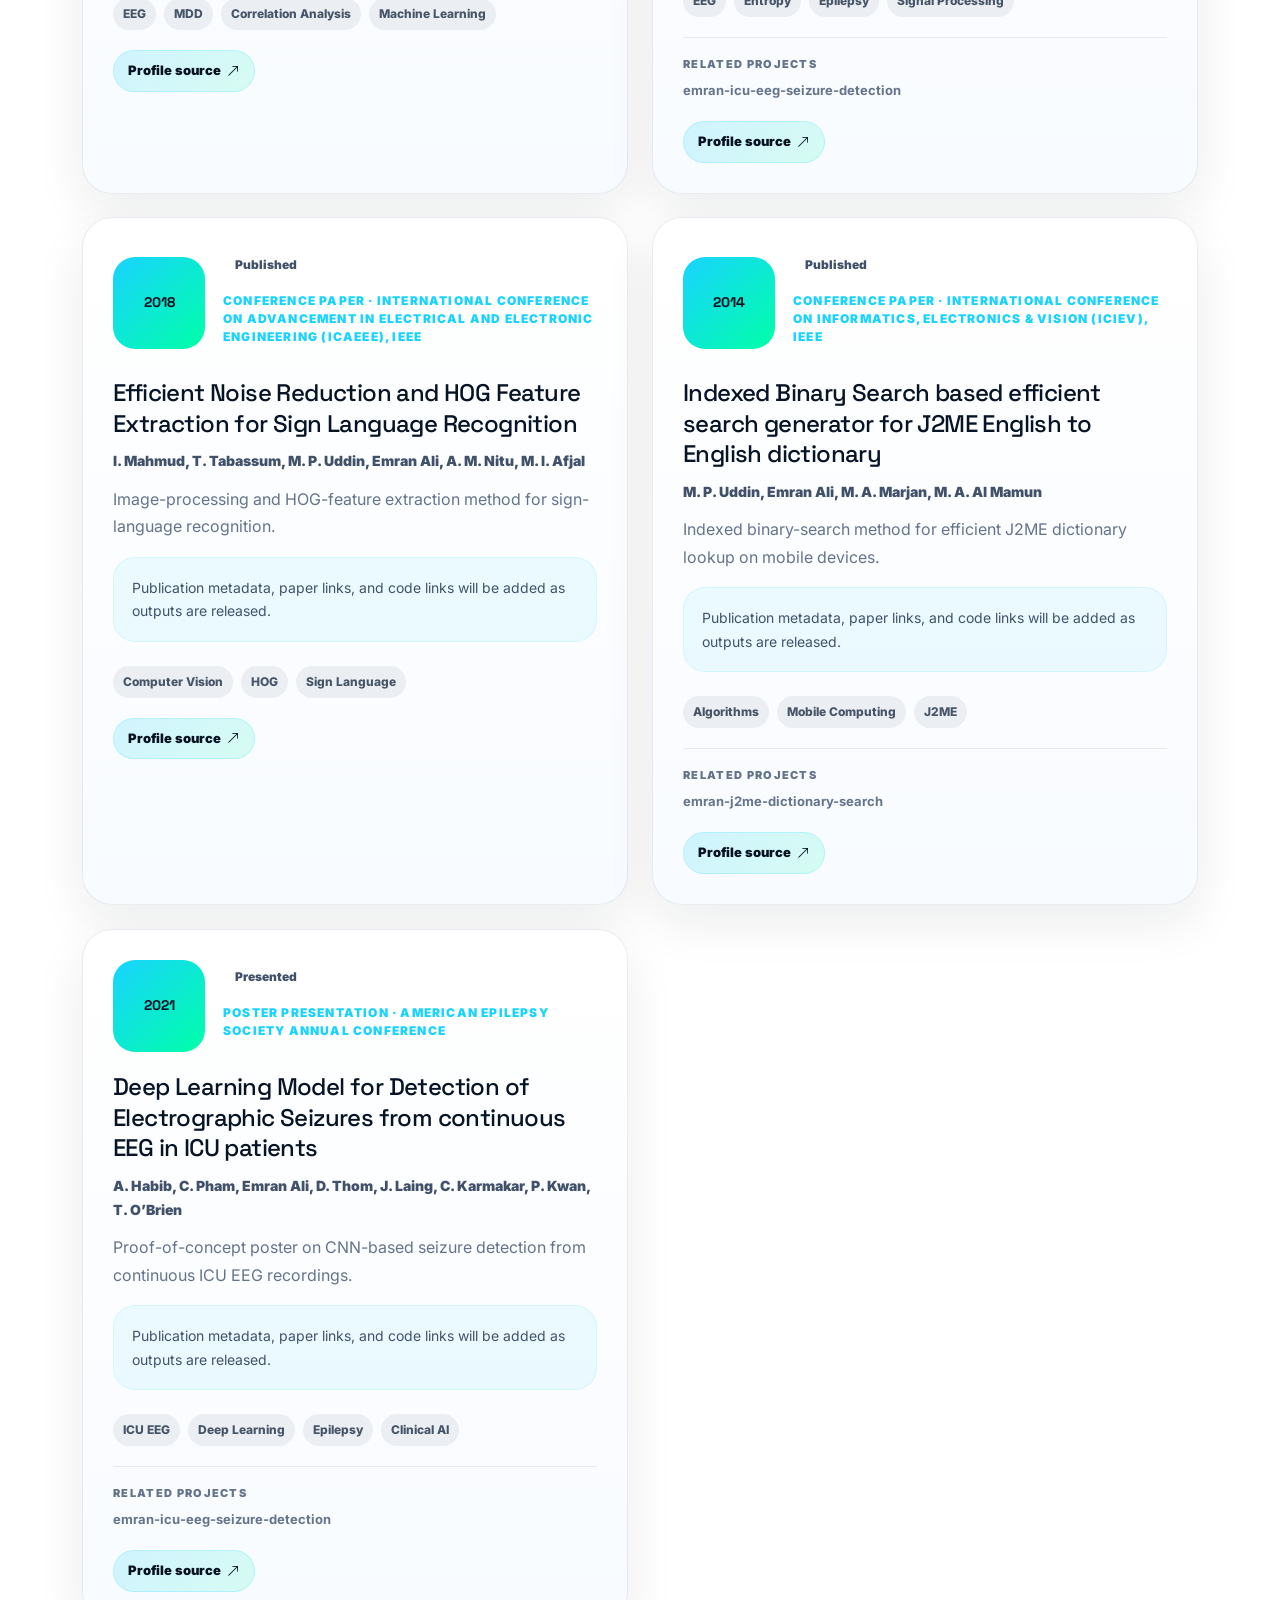
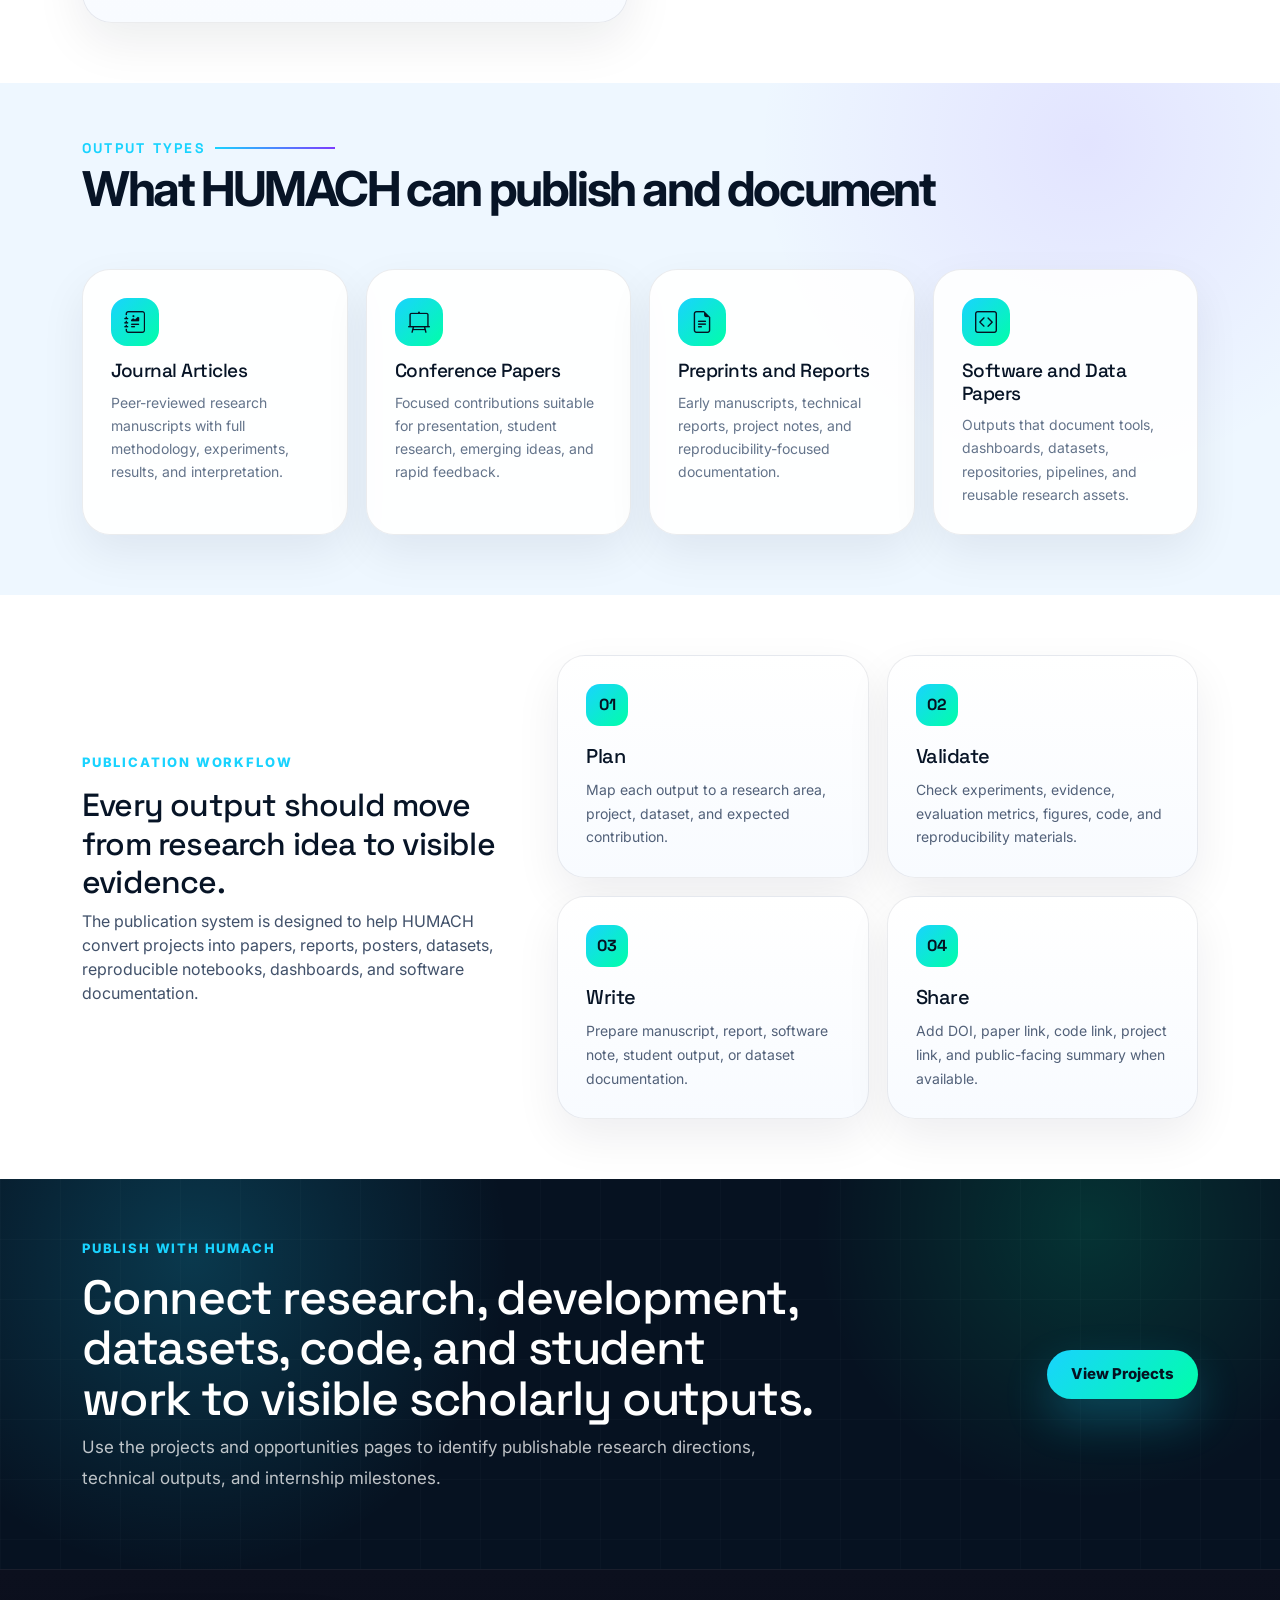
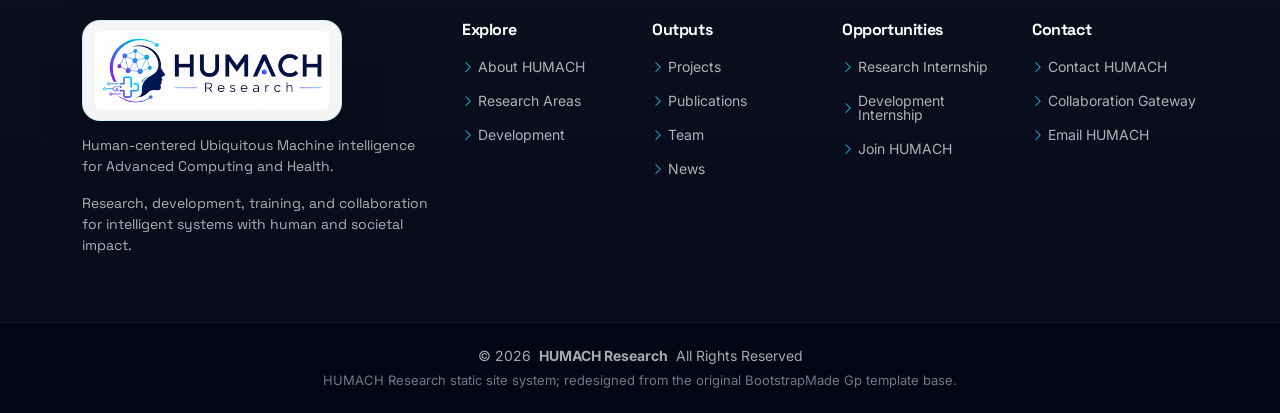
<file: publications.html>
<!DOCTYPE html>
<html lang="en">
<head>
  <meta charset="utf-8" />
  <meta content="width=device-width, initial-scale=1.0" name="viewport" />
  <meta content="Explore HUMACH Research publications, research outputs, technical reports, software papers, datasets, student outputs, and scholarly communication." name="description" />
  <meta content="HUMACH Research publications, AI research papers, health AI publications, software papers, technical reports, student research outputs" name="keywords" />
  <title>HUMACH Research | Publications</title>

  <!-- Favicons -->
  <link href="assets/img/brand/humach-favicon-64.png" rel="icon" />
  <link href="assets/img/brand/humach-apple-touch-icon.png" rel="apple-touch-icon" />

  <!-- Fonts -->
  <link href="https://fonts.googleapis.com" rel="preconnect" />
  <link crossorigin="" href="https://fonts.gstatic.com" rel="preconnect" />
  <link href="https://fonts.googleapis.com/css2?family=Inter:wght@300;400;500;600;700;800;900&amp;family=Space+Grotesk:wght@400;500;600;700&amp;display=swap" rel="stylesheet" />

  <!-- Vendor CSS Files -->
  <link href="assets/vendor/bootstrap/css/bootstrap.min.css" rel="stylesheet" />
  <link href="assets/vendor/bootstrap-icons/bootstrap-icons.css" rel="stylesheet" />
  <link href="assets/vendor/aos/aos.css" rel="stylesheet" />
  <link href="assets/vendor/swiper/swiper-bundle.min.css" rel="stylesheet" />
  <link href="assets/vendor/glightbox/css/glightbox.min.css" rel="stylesheet" />

  <!-- Main CSS Files -->
  <link href="assets/css/main.css" rel="stylesheet" />
  <link href="assets/css/humach-theme.css" rel="stylesheet" />
</head>

<body class="humach-theme humach-inner-page humach-publications-page humach-step14 humach-step15">
  <a class="skip-link" href="#main-content">Skip to main content</a>

  <header class="header d-flex align-items-center fixed-top humach-header humach-global-header" id="header">
    <div class="container-fluid container-xl position-relative d-flex align-items-center justify-content-between">
      <a aria-label="HUMACH Research home" class="logo humach-logo d-flex align-items-center me-auto me-lg-0" href="index.html#hero">
        <img alt="HUMACH Research logo" src="assets/img/brand/humach-logo-square-256.png" />
        <div class="brand-wordmark">
          <h1 class="sitename">HUMACH Research</h1>
          <small>Human-centered Ubiquitous Machine intelligence for Advanced Computing and Health</small>
        </div>
      </a>

      <nav aria-label="Main navigation" class="navmenu humach-navmenu" id="navmenu">
        <ul>
          <li><a data-nav-section="home" href="index.html#hero">Home</a></li>
          <li><a data-nav-section="about" href="index.html#about">About</a></li>
          <li class="dropdown"><a data-nav-section="research" href="research.html"><span>Research &amp; Build</span> <i aria-hidden="true" class="bi bi-chevron-down toggle-dropdown"></i></a>
            <ul>
              <li><a href="research.html">Research Areas</a></li>
              <li><a href="development.html">Development</a></li>
              <li><a href="projects.html">Projects</a></li>
            </ul>
          </li>
          <li class="dropdown"><a class="active" data-nav-section="outputs" href="publications.html"><span>People &amp; Outputs</span> <i aria-hidden="true" class="bi bi-chevron-down toggle-dropdown"></i></a>
            <ul>
              <li><a class="active" href="publications.html">Publications</a></li>
              <li><a href="team.html">Team</a></li>
              <li><a href="news.html">News</a></li>
            </ul>
          </li>
          <li><a data-nav-section="opportunities" href="opportunities.html">Opportunities</a></li>
          <li><a data-nav-section="contact" href="contact.html">Contact</a></li>
        </ul>
        <button class="mobile-nav-toggle d-xl-none bi bi-list" type="button" aria-label="Open mobile navigation" aria-controls="navmenu" aria-expanded="false"></button>
      </nav>

      <a class="btn-getstarted humach-nav-cta" href="https://docs.google.com/forms/d/e/1FAIpQLSc2rjl6WL0T1_B5Y9ua9td9W2VP8LtreweC3V4BgHKmEk9K3g/viewform?usp=publish-editor" rel="noopener" target="_blank">Join HUMACH</a>
    </div>
  </header>

  <main class="main" id="main-content">
    <section class="humach-page-hero humach-publications-hero dark-background">
      <div aria-hidden="true" class="hero-grid"></div>
      <div aria-hidden="true" class="hero-orb hero-orb-one"></div>
      <div aria-hidden="true" class="hero-orb hero-orb-two"></div>
      <div class="container" data-aos="fade-up">
        <nav aria-label="Breadcrumb" class="humach-breadcrumb">
          <ol>
            <li><a href="index.html#hero">Home</a></li>
            <li>Publications</li>
          </ol>
        </nav>

        <div class="row align-items-end gy-4">
          <div class="col-lg-8">
            <div class="section-kicker">Publications</div>
            <h1>Scholarly outputs, technical reports, software papers, and student research evidence.</h1>
            <p>The HUMACH publications page is designed as a structured output directory. It can later hold verified journal articles, conference papers, preprints, software papers, datasets, technical reports, posters, and student outputs.</p>
            <div class="hero-actions">
              <a class="btn-humach btn-humach-primary" href="#publication-directory"><i class="bi bi-journal-richtext"></i> Explore Outputs</a>
              <a class="btn-humach btn-humach-outline" href="projects.html"><i class="bi bi-diagram-3"></i> View Projects</a>
            </div>
          </div>
          <div class="col-lg-4">
            <div class="humach-page-summary-card humach-publications-summary-card" data-humach-render="publications-page-summary">
              <span>Publication Directory</span>
              <strong>Journals · Conferences · Reports · Software</strong>
              <p>Browse research outputs, publications, reports, software records, and planned submissions.</p>
              <div class="research-summary-metrics">
                <div><b>7</b><small>Records</small></div>
                <div><b>4</b><small>Types</small></div>
                <div><b>Data</b><small>Ready</small></div>
              </div>
            </div>
          </div>
        </div>
      </div>
    </section>

    <section class="section humach-publications-intro light-background">
      <div class="container">
        <div class="row gy-4 align-items-center">
          <div class="col-lg-7" data-aos="fade-up">
            <div class="section-kicker">Output Philosophy</div>
            <h2>A research group website should make outputs traceable from ideas to projects to publications.</h2>
            <p>Instead of treating publications as a static list, this page is designed as a living output system. Each record can connect to authors, research themes, projects, datasets, code, DOI links, preprints, reports, and student contribution pathways.</p>
          </div>
          <div class="col-lg-5" data-aos="fade-left" data-aos-delay="120">
            <div class="publication-principle-grid">
              <article>
                <i class="bi bi-link-45deg"></i>
                <h3>Connected</h3>
                <p>Publications can link back to projects, research areas, team members, datasets, and code repositories.</p>
              </article>
              <article>
                <i class="bi bi-check2-circle"></i>
                <h3>Verifiable</h3>
                <p>DOI, venue, paper, preprint, software, and data links can be added when real metadata is available.</p>
              </article>
              <article>
                <i class="bi bi-code-square"></i>
                <h3>Beyond papers</h3>
                <p>The directory supports software notes, dashboards, technical reports, datasets, and reproducibility assets.</p>
              </article>
              <article>
                <i class="bi bi-mortarboard"></i>
                <h3>Student-friendly</h3>
                <p>Internship and student outputs can be documented as reports, posters, notebooks, and portfolio-ready evidence.</p>
              </article>
            </div>
          </div>
        </div>
      </div>
    </section>

    <section class="section humach-publication-directory" id="publication-directory">
      <div class="container section-title" data-aos="fade-up" data-humach-section-title="publications">
        <h2>Publications</h2>
        <p>Research Outputs and Scholarly Communication</p>
      </div>

      <div class="container">
        <div class="research-toolbar publication-toolbar" data-aos="fade-up" data-aos-delay="80">
          <div>
            <span>Publication directory</span>
            <strong>Browse articles, reports, preprints, and software outputs</strong>
          </div>
          <a class="btn-humach btn-humach-outline dark-text" href="research.html"><i class="bi bi-search"></i> Research Areas</a>
        </div>

        <div class="project-filter-bar publication-filter-bar" data-aos="fade-up" data-aos-delay="110" data-humach-render="publication-filters">
          <button class="active" type="button" data-publication-filter="all">All</button>
          <button type="button" data-publication-filter="journal-article">Journal Article</button>
          <button type="button" data-publication-filter="conference-paper">Conference Paper</button>
          <button type="button" data-publication-filter="technical-report">Technical Report</button>
          <button type="button" data-publication-filter="software-paper">Software Paper</button>
        </div>

        <div class="row gy-4" data-humach-render="publications-page-grid">
          <div class="col-lg-6" data-aos="fade-up" data-aos-delay="100">
            <article class="publication-detail-card" id="publication-template-one">
              <div class="publication-card-head">
                <div class="pub-year publication-year-large">Planned</div>
                <div>
                  <div class="project-status planned">Draft Target</div>
                  <div class="project-type-line">Journal Article · Target venue to be confirmed</div>
                </div>
              </div>
              <h3>Hypnogram Transition Features for Sleep Disorder Screening</h3>
              <p class="publication-authors">HUMACH Research Team</p>
              <p>A planned research article template for machine-learning-based sleep disorder screening using stage-transition and temporal hypnogram features.</p>
              <div class="publication-abstract">This output can later document feature design, model evaluation, age-aware analysis, and clinical interpretation for sleep-stage-based disorder detection.</div>
              <div class="project-meta"><span>Health AI</span><span>Sleep Analysis</span><span>Machine Learning</span></div>
            </article>
          </div>

          <div class="col-lg-6" data-aos="fade-up" data-aos-delay="180">
            <article class="publication-detail-card" id="publication-template-two">
              <div class="publication-card-head">
                <div class="pub-year publication-year-large">Planned</div>
                <div>
                  <div class="project-status active">Prototype Output</div>
                  <div class="project-type-line">Software Paper · Software venue to be confirmed</div>
                </div>
              </div>
              <h3>Reusable Dashboards for Research Data Exploration and Reporting</h3>
              <p class="publication-authors">HUMACH Development Contributors</p>
              <p>A software-output template for dashboards that help researchers inspect datasets, experiments, metrics, plots, and project progress.</p>
              <div class="publication-abstract">This output can describe design decisions, data-loading patterns, visualization components, and reproducibility benefits for research dashboard development.</div>
              <div class="project-meta"><span>Research Software</span><span>Dashboards</span><span>Development</span></div>
            </article>
          </div>
        </div>
      </div>
    </section>

    <section class="section humach-publication-types light-background">
      <div class="container section-title" data-aos="fade-up">
        <h2>Output Types</h2>
        <p>What HUMACH can publish and document</p>
      </div>
      <div class="container">
        <div class="publication-type-grid" data-humach-render="publication-types" data-aos="fade-up" data-aos-delay="100">
          <article>
            <i class="bi bi-journal-richtext"></i>
            <h3>Journal Articles</h3>
            <p>Peer-reviewed research manuscripts with full methodology, experiments, results, and interpretation.</p>
          </article>
          <article>
            <i class="bi bi-easel2"></i>
            <h3>Conference Papers</h3>
            <p>Focused contributions suitable for presentation, student research, emerging ideas, and rapid feedback.</p>
          </article>
          <article>
            <i class="bi bi-file-earmark-text"></i>
            <h3>Preprints and Reports</h3>
            <p>Early manuscripts, technical reports, project notes, and reproducibility-focused documentation.</p>
          </article>
          <article>
            <i class="bi bi-code-square"></i>
            <h3>Software and Data Papers</h3>
            <p>Outputs that document tools, dashboards, datasets, repositories, pipelines, and reusable research assets.</p>
          </article>
        </div>
      </div>
    </section>

    <section class="section humach-publication-workflow">
      <div class="container">
        <div class="row gy-4 align-items-center">
          <div class="col-lg-5" data-aos="fade-right">
            <div class="section-kicker">Publication Workflow</div>
            <h2>Every output should move from research idea to visible evidence.</h2>
            <p>The publication system is designed to help HUMACH convert projects into papers, reports, posters, datasets, reproducible notebooks, dashboards, and software documentation.</p>
          </div>
          <div class="col-lg-7" data-aos="fade-left" data-aos-delay="120">
            <div class="publication-workflow-grid" data-humach-render="publication-workflow">
              <article><span>01</span><h3>Plan</h3><p>Map each output to a research area, project, dataset, and expected contribution.</p></article>
              <article><span>02</span><h3>Validate</h3><p>Check experiments, evidence, evaluation metrics, figures, code, and reproducibility materials.</p></article>
              <article><span>03</span><h3>Write</h3><p>Prepare manuscript, report, software note, student output, or dataset documentation.</p></article>
              <article><span>04</span><h3>Share</h3><p>Add DOI, paper link, code link, project link, and public-facing summary when available.</p></article>
            </div>
          </div>
        </div>
      </div>
    </section>

    <section class="humach-cta humach-publications-cta section dark-background">
      <div class="container" data-aos="zoom-in" data-aos-delay="100">
        <div class="row align-items-center gy-4">
          <div class="col-lg-8">
            <div class="section-kicker">Publish With HUMACH</div>
            <h3>Connect research, development, datasets, code, and student work to visible scholarly outputs.</h3>
            <p>Use the projects and opportunities pages to identify publishable research directions, technical outputs, and internship milestones.</p>
          </div>
          <div class="col-lg-4 text-lg-end">
            <a class="btn-humach btn-humach-primary" href="projects.html">View Projects</a>
          </div>
        </div>
      </div>
    </section>
  </main>

  <footer id="footer" class="footer humach-footer dark-background">
    <div class="footer-top">
      <div class="container">
        <div class="row gy-4">
          <div class="col-lg-4 col-md-12 footer-about">
            <a aria-label="HUMACH Research home" href="index.html#hero" class="logo d-flex align-items-center">
              <img src="assets/img/brand/humach-logo-footer.png" alt="HUMACH Research logo">
            </a>
            <p>Human-centered Ubiquitous Machine intelligence for Advanced Computing and Health.</p>
            <p class="footer-tagline">Research, development, training, and collaboration for intelligent systems with human and societal impact.</p>
          </div>

          <div class="col-lg-2 col-6 footer-links">
            <h4>Explore</h4>
            <ul>
              <li><i class="bi bi-chevron-right"></i> <a href="index.html#about">About HUMACH</a></li>
              <li><i class="bi bi-chevron-right"></i> <a href="research.html">Research Areas</a></li>
              <li><i class="bi bi-chevron-right"></i> <a href="development.html">Development</a></li>
            </ul>
          </div>

          <div class="col-lg-2 col-6 footer-links">
            <h4>Outputs</h4>
            <ul>
              <li><i class="bi bi-chevron-right"></i> <a href="projects.html">Projects</a></li>
              <li><i class="bi bi-chevron-right"></i> <a href="publications.html">Publications</a></li>
              <li><i class="bi bi-chevron-right"></i> <a href="team.html">Team</a></li>
              <li><i class="bi bi-chevron-right"></i> <a href="news.html">News</a></li>
            </ul>
          </div>

          <div class="col-lg-2 col-6 footer-links">
            <h4>Opportunities</h4>
            <ul>
              <li><i class="bi bi-chevron-right"></i> <a href="opportunities.html">Research Internship</a></li>
              <li><i class="bi bi-chevron-right"></i> <a href="opportunities.html">Development Internship</a></li>
              <li><i class="bi bi-chevron-right"></i> <a href="https://docs.google.com/forms/d/e/1FAIpQLSc2rjl6WL0T1_B5Y9ua9td9W2VP8LtreweC3V4BgHKmEk9K3g/viewform?usp=publish-editor" target="_blank" rel="noopener">Join HUMACH</a></li>
            </ul>
          </div>

          <div class="col-lg-2 col-6 footer-links">
            <h4>Contact</h4>
            <ul>
              <li><i class="bi bi-chevron-right"></i> <a href="contact.html">Contact HUMACH</a></li>
              <li><i class="bi bi-chevron-right"></i> <a href="contact.html#contact-gateway">Collaboration Gateway</a></li>
              <li><i class="bi bi-chevron-right"></i> <a href="mailto:contact@humachresearch.org">Email HUMACH</a></li>
            </ul>
          </div>
        </div>
      </div>
    </div>

    <div class="copyright">
      <div class="container text-center">
        <p>© <span data-current-year>2026</span> <strong class="px-1 sitename">HUMACH Research</strong> <span>All Rights Reserved</span></p>
        <div class="credits">
          HUMACH Research static site system; redesigned from the original BootstrapMade Gp template base.
        </div>
      </div>
    </div>
  </footer>

  <a href="#" id="scroll-top" class="scroll-top d-flex align-items-center justify-content-center" aria-label="Back to top"><i class="bi bi-arrow-up-short"></i></a>
  <div id="preloader" aria-hidden="true"></div>

  <!-- Vendor JS Files -->
  <script src="assets/vendor/bootstrap/js/bootstrap.bundle.min.js"></script>
  <script src="assets/vendor/php-email-form/validate.js"></script>
  <script src="assets/vendor/aos/aos.js"></script>
  <script src="assets/vendor/glightbox/js/glightbox.min.js"></script>
  <script src="assets/vendor/purecounter/purecounter_vanilla.js"></script>
  <script src="assets/vendor/imagesloaded/imagesloaded.pkgd.min.js"></script>
  <script src="assets/vendor/isotope-layout/isotope.pkgd.min.js"></script>
  <script src="assets/vendor/swiper/swiper-bundle.min.js"></script>

  <!-- Main JS File -->
  <script src="assets/js/main.js"></script>
  <script src="assets/js/humach-ui.js"></script>
  <script src="assets/js/humach-data-loader.js"></script>
  <script src="assets/js/humach-polish.js"></script>
</body>
</html>
</file>
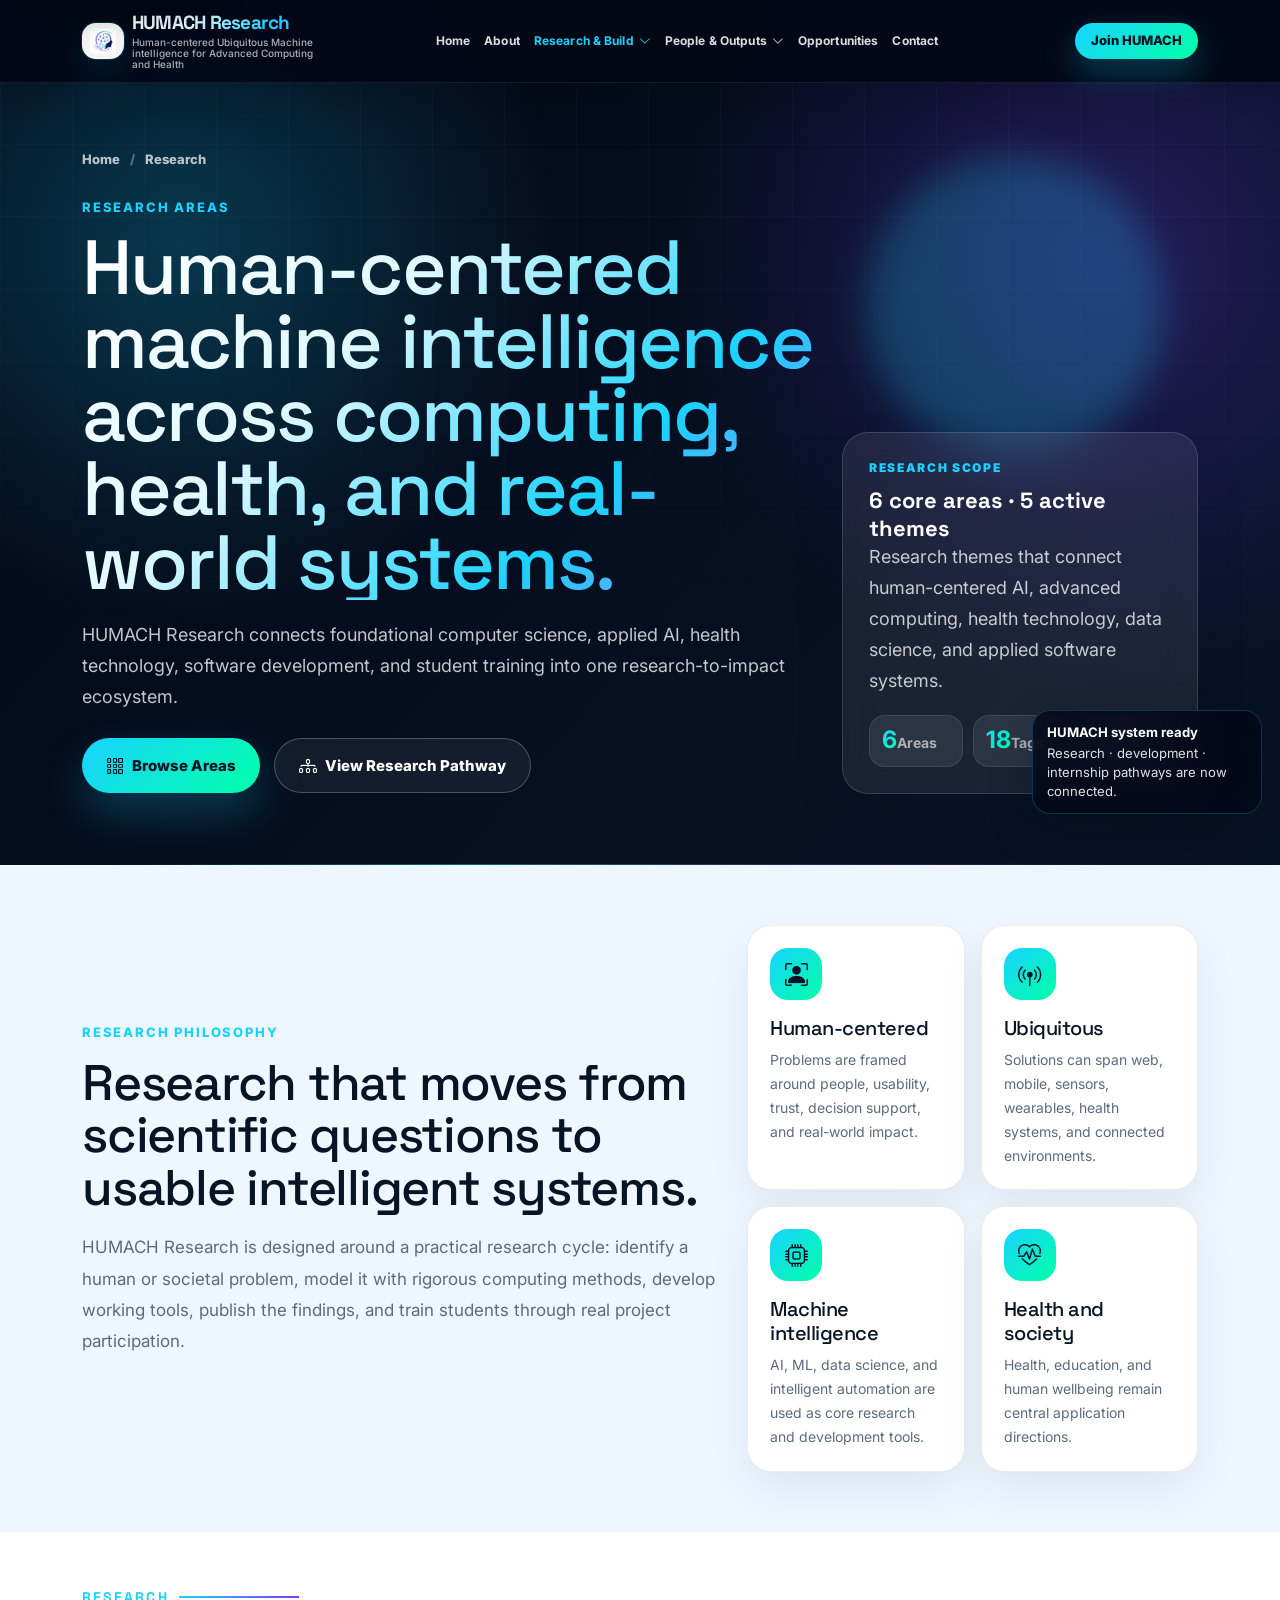
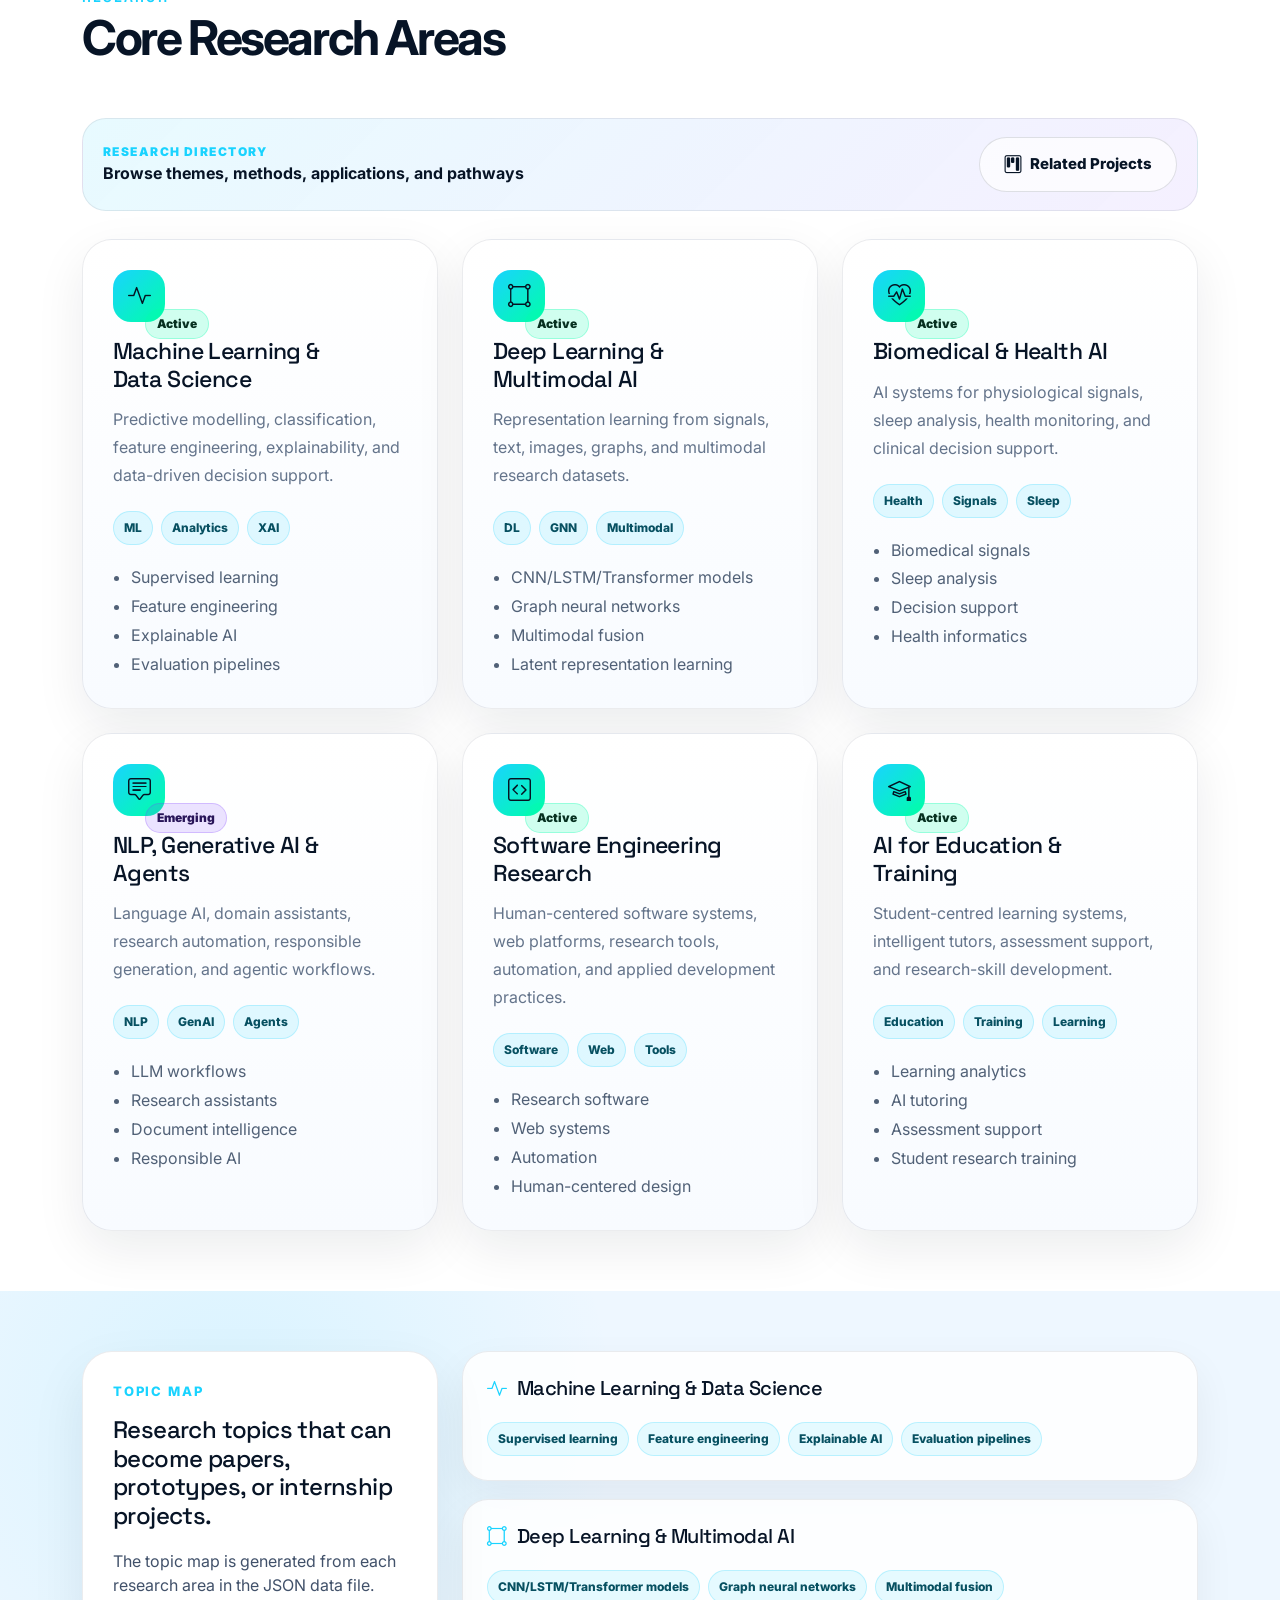
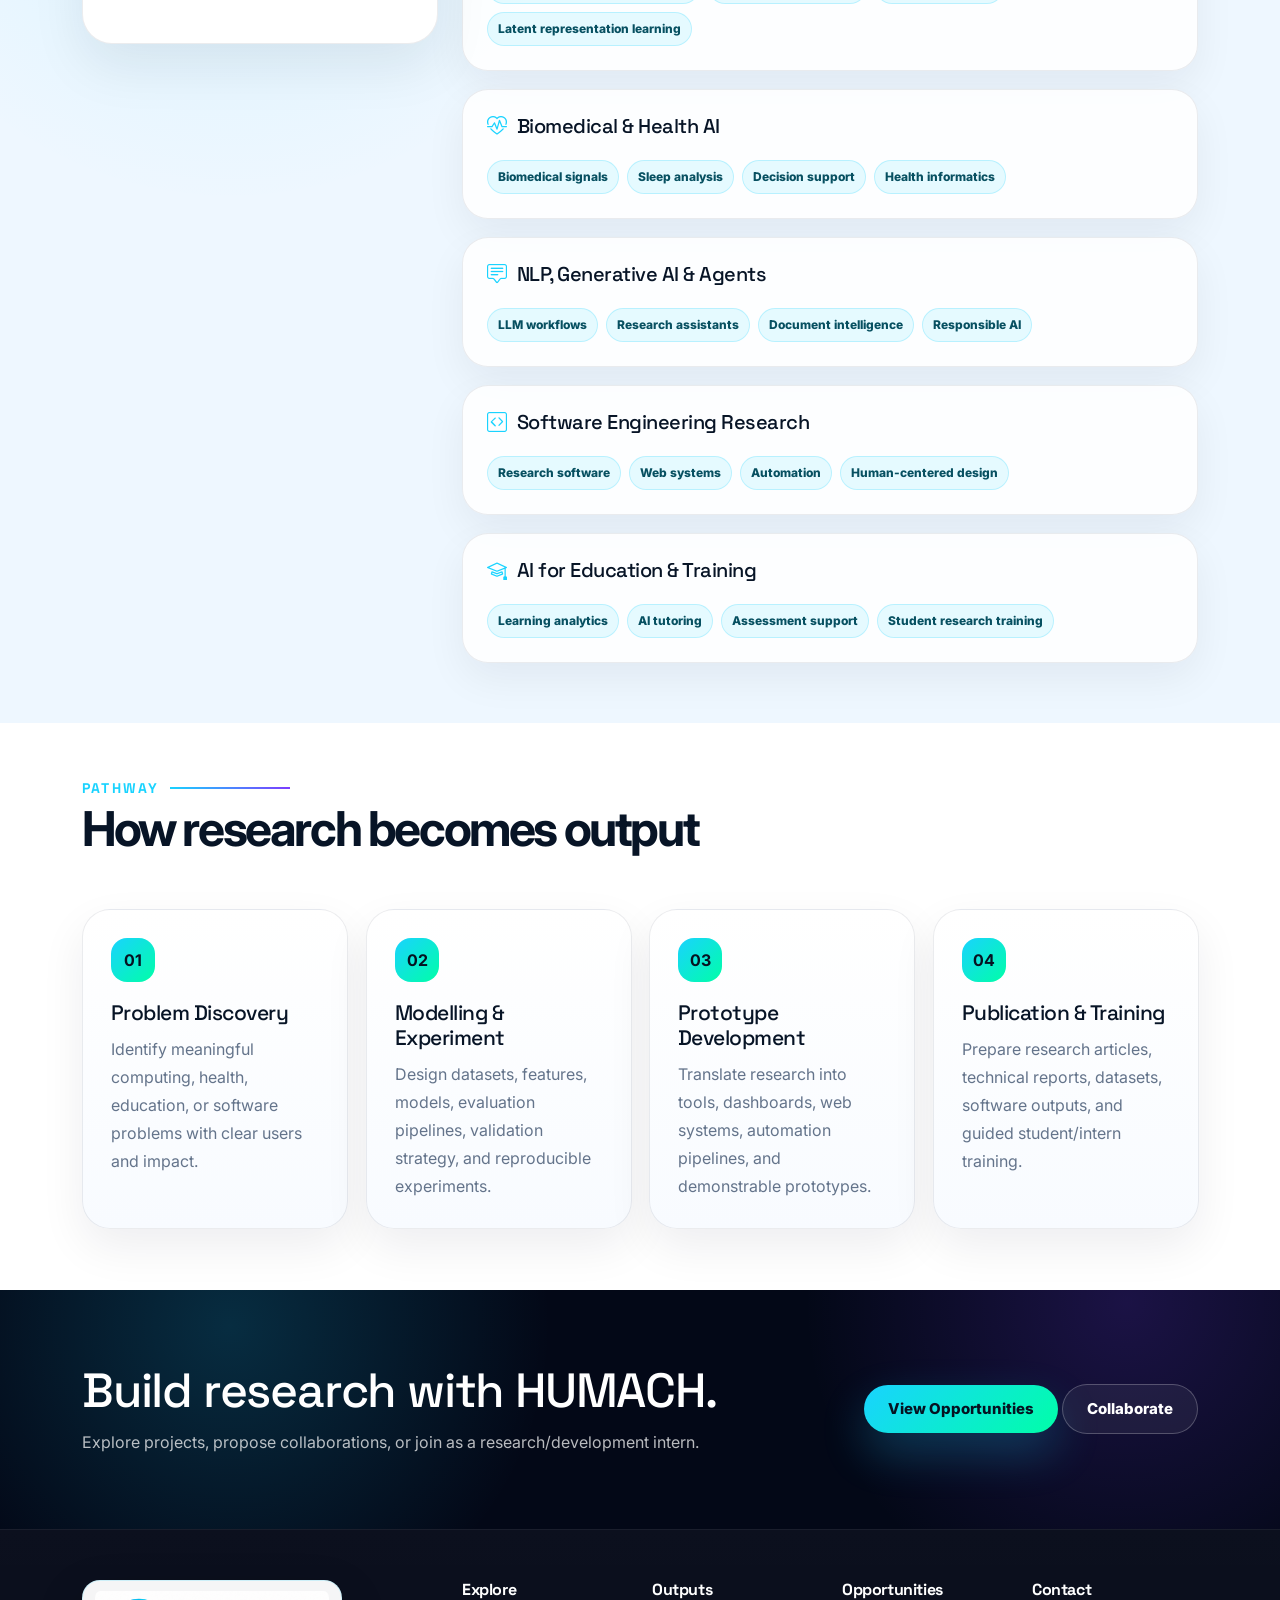
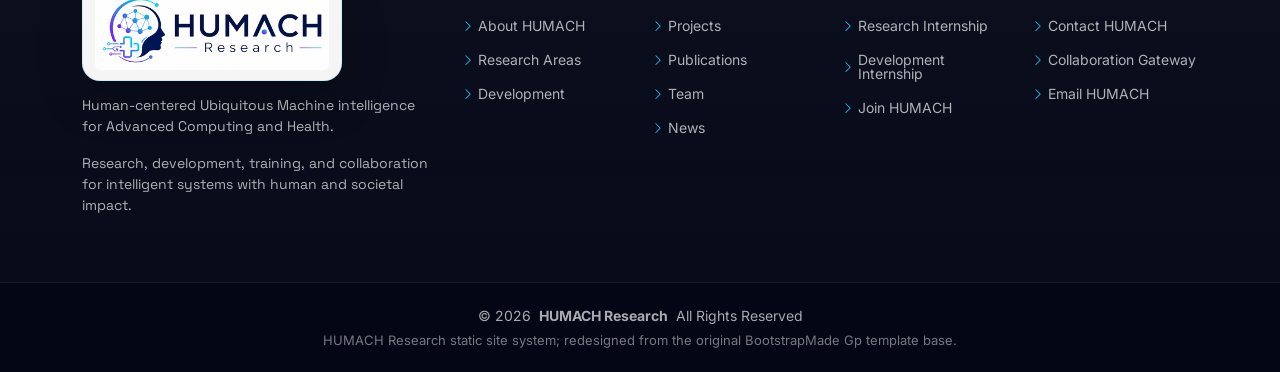
<file: research.html>
<!DOCTYPE html>

<html lang="en">
<head>
<meta charset="utf-8"/>
<meta content="width=device-width, initial-scale=1.0" name="viewport"/>
<meta content="Explore HUMACH Research areas in human-centered ubiquitous machine intelligence, advanced computing, health AI, data science, software systems, and education technology." name="description"/>
<meta content="HUMACH Research areas, machine learning, data science, deep learning, biomedical AI, health AI, generative AI, software engineering, AI education" name="keywords"/>
<!-- Favicons -->
<link href="assets/img/brand/humach-favicon-64.png" rel="icon"/>
<link href="assets/img/brand/humach-apple-touch-icon.png" rel="apple-touch-icon"/>
<!-- Fonts -->
<link href="https://fonts.googleapis.com" rel="preconnect"/>
<link crossorigin="" href="https://fonts.gstatic.com" rel="preconnect"/>
<link href="https://fonts.googleapis.com/css2?family=Inter:wght@300;400;500;600;700;800;900&amp;family=Space+Grotesk:wght@400;500;600;700&amp;display=swap" rel="stylesheet"/>
<!-- Vendor CSS Files -->
<link href="assets/vendor/bootstrap/css/bootstrap.min.css" rel="stylesheet"/>
<link href="assets/vendor/bootstrap-icons/bootstrap-icons.css" rel="stylesheet"/>
<link href="assets/vendor/aos/aos.css" rel="stylesheet"/>
<link href="assets/vendor/swiper/swiper-bundle.min.css" rel="stylesheet"/>
<link href="assets/vendor/glightbox/css/glightbox.min.css" rel="stylesheet"/>
<!-- Main CSS Files -->
<link href="assets/css/main.css" rel="stylesheet"/>
<link href="assets/css/humach-theme.css" rel="stylesheet"/>
<title>HUMACH Research | Research Areas</title>
</head>
<body class="humach-theme humach-inner-page humach-research-page humach-step14 humach-step15">
<a class="skip-link" href="#main-content">Skip to main content</a>
<header class="header d-flex align-items-center fixed-top humach-header humach-global-header" id="header">
<div class="container-fluid container-xl position-relative d-flex align-items-center justify-content-between">
<a aria-label="HUMACH Research home" class="logo humach-logo d-flex align-items-center me-auto me-lg-0" href="index.html#hero">
<img alt="HUMACH Research logo" src="assets/img/brand/humach-logo-square-256.png"/>
<div class="brand-wordmark">
<h1 class="sitename">HUMACH Research</h1>
<small>Human-centered Ubiquitous Machine intelligence for Advanced Computing and Health</small>
</div>
</a>
<nav aria-label="Main navigation" class="navmenu humach-navmenu" id="navmenu">
<ul>
<li><a data-nav-section="home" href="index.html#hero">Home</a></li>
<li><a data-nav-section="about" href="index.html#about">About</a></li>
<li class="dropdown"><a class="active" data-nav-section="research" href="research.html"><span>Research &amp; Build</span> <i aria-hidden="true" class="bi bi-chevron-down toggle-dropdown"></i></a>
<ul>
<li><a href="research.html">Research Areas</a></li>
<li><a href="development.html">Development</a></li>
<li><a href="projects.html">Projects</a></li>
</ul>
</li>
<li class="dropdown"><a data-nav-section="outputs" href="publications.html"><span>People &amp; Outputs</span> <i aria-hidden="true" class="bi bi-chevron-down toggle-dropdown"></i></a>
<ul>
<li><a href="publications.html">Publications</a></li>
<li><a href="team.html">Team</a></li>
<li><a href="news.html">News</a></li>
</ul>
</li>
<li><a data-nav-section="opportunities" href="opportunities.html">Opportunities</a></li>
<li><a data-nav-section="contact" href="contact.html">Contact</a></li>
</ul>
<button class="mobile-nav-toggle d-xl-none bi bi-list" type="button" aria-label="Open mobile navigation" aria-controls="navmenu" aria-expanded="false"></button>
</nav>
<a class="btn-getstarted humach-nav-cta" href="https://docs.google.com/forms/d/e/1FAIpQLSc2rjl6WL0T1_B5Y9ua9td9W2VP8LtreweC3V4BgHKmEk9K3g/viewform?usp=publish-editor" rel="noopener" target="_blank">Join HUMACH</a>
</div>
</header>
<main class="main" id="main-content">
<section class="humach-page-hero humach-research-hero dark-background">
<div aria-hidden="true" class="hero-grid"></div>
<div aria-hidden="true" class="hero-orb hero-orb-one"></div>
<div class="container" data-aos="fade-up">
<nav aria-label="Breadcrumb" class="humach-breadcrumb">
<ol>
<li><a href="index.html#hero">Home</a></li>
<li>Research</li>
</ol>
</nav>
<div class="row align-items-end gy-4">
<div class="col-lg-8">
<div class="section-kicker">Research Areas</div>
<h1>Human-centered machine intelligence across computing, health, and real-world systems.</h1>
<p>HUMACH Research connects foundational computer science, applied AI, health technology, software development, and student training into one research-to-impact ecosystem.</p>
<div class="hero-actions">
<a class="btn-humach btn-humach-primary" href="#research-areas"><i class="bi bi-grid-3x3-gap"></i> Browse Areas</a>
<a class="btn-humach btn-humach-outline" href="#research-pathway"><i class="bi bi-diagram-3"></i> View Research Pathway</a>
</div>
</div>
<div class="col-lg-4">
<div class="humach-page-summary-card humach-research-summary-card" data-humach-render="research-page-summary">
<span>Research Scope</span>
<strong>AI · Data · Health · Software · Education</strong>
<p>Research themes, methods, and application areas are organised into one browsable directory.</p>
</div>
</div>
</div>
</div>
</section>
<section class="section humach-research-intro light-background">
<div class="container">
<div class="row gy-4 align-items-center">
<div class="col-lg-7" data-aos="fade-up">
<div class="section-kicker">Research Philosophy</div>
<h2>Research that moves from scientific questions to usable intelligent systems.</h2>
<p>HUMACH Research is designed around a practical research cycle: identify a human or societal problem, model it with rigorous computing methods, develop working tools, publish the findings, and train students through real project participation.</p>
</div>
<div class="col-lg-5" data-aos="fade-left" data-aos-delay="120">
<div class="research-principle-grid">
<article>
<i class="bi bi-person-bounding-box"></i>
<h3>Human-centered</h3>
<p>Problems are framed around people, usability, trust, decision support, and real-world impact.</p>
</article>
<article>
<i class="bi bi-broadcast-pin"></i>
<h3>Ubiquitous</h3>
<p>Solutions can span web, mobile, sensors, wearables, health systems, and connected environments.</p>
</article>
<article>
<i class="bi bi-cpu"></i>
<h3>Machine intelligence</h3>
<p>AI, ML, data science, and intelligent automation are used as core research and development tools.</p>
</article>
<article>
<i class="bi bi-heart-pulse"></i>
<h3>Health and society</h3>
<p>Health, education, and human wellbeing remain central application directions.</p>
</article>
</div>
</div>
</div>
</div>
</section>
<section class="section humach-research-directory" id="research-areas">
<div class="container section-title" data-aos="fade-up" data-humach-section-title="research">
<h2>Research</h2>
<p>Core research areas</p>
</div>
<div class="container">
<div class="research-toolbar" data-aos="fade-up" data-aos-delay="80">
<div>
<span>Research directory</span>
<strong>Browse themes, methods, applications, and pathways</strong>
</div>
<a class="btn-humach btn-humach-outline dark-text" href="projects.html"><i class="bi bi-kanban"></i> Related Projects</a>
</div>
<div class="row gy-4" data-humach-render="research-page-grid">
<div class="col-lg-4 col-md-6" data-aos="fade-up" data-aos-delay="100">
<article class="research-detail-card">
<div class="research-detail-icon"><i class="bi bi-activity"></i></div>
<span class="research-status">Active</span>
<h3>Machine Learning &amp; Data Science</h3>
<p>Predictive modelling, classification, feature engineering, explainability, and data-driven decision support.</p>
<div class="tag-row"><span>ML</span><span>Analytics</span><span>XAI</span></div>
<ul><li>Supervised learning</li><li>Feature engineering</li><li>Explainable AI</li></ul>
</article>
</div>
<div class="col-lg-4 col-md-6" data-aos="fade-up" data-aos-delay="180">
<article class="research-detail-card">
<div class="research-detail-icon"><i class="bi bi-heart-pulse"></i></div>
<span class="research-status">Active</span>
<h3>Biomedical &amp; Health AI</h3>
<p>AI systems for physiological signals, sleep analysis, health monitoring, and clinical decision support.</p>
<div class="tag-row"><span>Health</span><span>Signals</span><span>Sleep</span></div>
<ul><li>Biomedical signals</li><li>Sleep analysis</li><li>Decision support</li></ul>
</article>
</div>
<div class="col-lg-4 col-md-6" data-aos="fade-up" data-aos-delay="260">
<article class="research-detail-card">
<div class="research-detail-icon"><i class="bi bi-chat-square-text"></i></div>
<span class="research-status emerging">Emerging</span>
<h3>NLP, Generative AI &amp; Agents</h3>
<p>Language AI, research automation, responsible generation, and agentic workflows.</p>
<div class="tag-row"><span>NLP</span><span>GenAI</span><span>Agents</span></div>
<ul><li>LLM workflows</li><li>Document intelligence</li><li>Responsible AI</li></ul>
</article>
</div>
</div>
</div>
</section>
<section class="section humach-topic-map light-background" id="topic-map">
<div class="container">
<div class="row gy-4">
<div class="col-lg-4" data-aos="fade-up">
<div class="humach-side-panel sticky-lg-top">
<div class="section-kicker">Topic Map</div>
<h3>Research topics that can become papers, prototypes, or internship projects.</h3>
<p>The topic map is generated from each research area in the JSON data file.</p>
</div>
</div>
<div class="col-lg-8" data-aos="fade-up" data-aos-delay="120">
<div class="topic-map-grid" data-humach-render="research-topic-map">
<article>
<h4>Machine Learning &amp; Data Science</h4>
<div class="tag-row"><span>Supervised learning</span><span>Feature engineering</span><span>Explainable AI</span></div>
</article>
<article>
<h4>Biomedical &amp; Health AI</h4>
<div class="tag-row"><span>Biomedical signals</span><span>Sleep analysis</span><span>Decision support</span></div>
</article>
</div>
</div>
</div>
</div>
</section>
<section class="section humach-research-pathway" id="research-pathway">
<div class="container section-title" data-aos="fade-up">
<h2>Pathway</h2>
<p>How research becomes output</p>
</div>
<div class="container">
<div class="research-pathway-grid">
<article data-aos="fade-up" data-aos-delay="100">
<strong>01</strong>
<h3>Problem Discovery</h3>
<p>Identify meaningful computing, health, education, or software problems with clear users and impact.</p>
</article>
<article data-aos="fade-up" data-aos-delay="180">
<strong>02</strong>
<h3>Modelling &amp; Experiment</h3>
<p>Design datasets, features, models, evaluation pipelines, validation strategy, and reproducible experiments.</p>
</article>
<article data-aos="fade-up" data-aos-delay="260">
<strong>03</strong>
<h3>Prototype Development</h3>
<p>Translate research into tools, dashboards, web systems, automation pipelines, and demonstrable prototypes.</p>
</article>
<article data-aos="fade-up" data-aos-delay="340">
<strong>04</strong>
<h3>Publication &amp; Training</h3>
<p>Prepare research articles, technical reports, datasets, software outputs, and guided student/intern training.</p>
</article>
</div>
</div>
</section>
<section class="humach-mini-cta dark-background">
<div class="container">
<div class="row align-items-center gy-3">
<div class="col-lg-8">
<h2>Build research with HUMACH.</h2>
<p>Explore projects, propose collaborations, or join as a research/development intern.</p>
</div>
<div class="col-lg-4 text-lg-end">
<a class="btn-humach btn-humach-primary" href="opportunities.html">View Opportunities</a>
<a class="btn-humach btn-humach-outline" href="contact.html">Collaborate</a>
</div>
</div>
</div>
</section>
</main>
<footer class="footer humach-footer dark-background" id="footer">
<div class="footer-top">
<div class="container">
<div class="row gy-4">
<div class="col-lg-4 col-md-12 footer-about">
<a aria-label="HUMACH Research home" class="logo d-flex align-items-center" href="index.html#hero">
<img alt="HUMACH Research logo" src="assets/img/brand/humach-logo-footer.png"/>
</a>
<p>Human-centered Ubiquitous Machine intelligence for Advanced Computing and Health.</p>
<p class="footer-tagline">Research, development, training, and collaboration for intelligent systems with human and societal impact.</p>
</div>
<div class="col-lg-2 col-6 footer-links">
<h4>Explore</h4>
<ul>
<li><i class="bi bi-chevron-right"></i> <a href="index.html#about">About HUMACH</a></li>
<li><i class="bi bi-chevron-right"></i> <a href="research.html">Research Areas</a></li>
<li><i class="bi bi-chevron-right"></i> <a href="development.html">Development</a></li>
</ul>
</div>
<div class="col-lg-2 col-6 footer-links">
<h4>Outputs</h4>
<ul>
<li><i class="bi bi-chevron-right"></i> <a href="projects.html">Projects</a></li>
<li><i class="bi bi-chevron-right"></i> <a href="publications.html">Publications</a></li>
<li><i class="bi bi-chevron-right"></i> <a href="team.html">Team</a></li>
<li><i class="bi bi-chevron-right"></i> <a href="news.html">News</a></li>
</ul>
</div>
<div class="col-lg-2 col-6 footer-links">
<h4>Opportunities</h4>
<ul>
<li><i class="bi bi-chevron-right"></i> <a href="opportunities.html">Research Internship</a></li>
<li><i class="bi bi-chevron-right"></i> <a href="opportunities.html">Development Internship</a></li>
<li><i class="bi bi-chevron-right"></i> <a href="https://docs.google.com/forms/d/e/1FAIpQLSc2rjl6WL0T1_B5Y9ua9td9W2VP8LtreweC3V4BgHKmEk9K3g/viewform?usp=publish-editor" rel="noopener" target="_blank">Join HUMACH</a></li>
</ul>
</div>
<div class="col-lg-2 col-6 footer-links">
            <h4>Contact</h4>
            <ul>
              <li><i class="bi bi-chevron-right"></i> <a href="contact.html">Contact HUMACH</a></li>
              <li><i class="bi bi-chevron-right"></i> <a href="contact.html#contact-gateway">Collaboration Gateway</a></li>
              <li><i class="bi bi-chevron-right"></i> <a href="mailto:contact@humachresearch.org">Email HUMACH</a></li>
            </ul>
          </div>
</div>
</div>
</div>
<div class="copyright">
<div class="container text-center">
<p>© <span data-current-year="">2026</span> <strong class="px-1 sitename">HUMACH Research</strong> <span>All Rights Reserved</span></p>
<div class="credits">
          HUMACH Research static site system; redesigned from the original BootstrapMade Gp template base.
        </div>
</div>
</div>
</footer>
<!-- Scroll Top -->
<a class="scroll-top d-flex align-items-center justify-content-center" href="#" id="scroll-top"><i class="bi bi-arrow-up-short"></i></a>
<!-- Preloader -->
<div id="preloader" aria-hidden="true"></div>
<!-- Vendor JS Files -->
<script src="assets/vendor/bootstrap/js/bootstrap.bundle.min.js"></script>
<script src="assets/vendor/php-email-form/validate.js"></script>
<script src="assets/vendor/aos/aos.js"></script>
<script src="assets/vendor/swiper/swiper-bundle.min.js"></script>
<script src="assets/vendor/glightbox/js/glightbox.min.js"></script>
<script src="assets/vendor/imagesloaded/imagesloaded.pkgd.min.js"></script>
<script src="assets/vendor/isotope-layout/isotope.pkgd.min.js"></script>
<script src="assets/vendor/purecounter/purecounter_vanilla.js"></script>
<!-- Main JS Files -->
<script src="assets/js/main.js"></script>
<script src="assets/js/humach-ui.js"></script>
<script src="assets/js/humach-data-loader.js"></script>
  <script src="assets/js/humach-polish.js"></script>
</body>
</html>
</file>
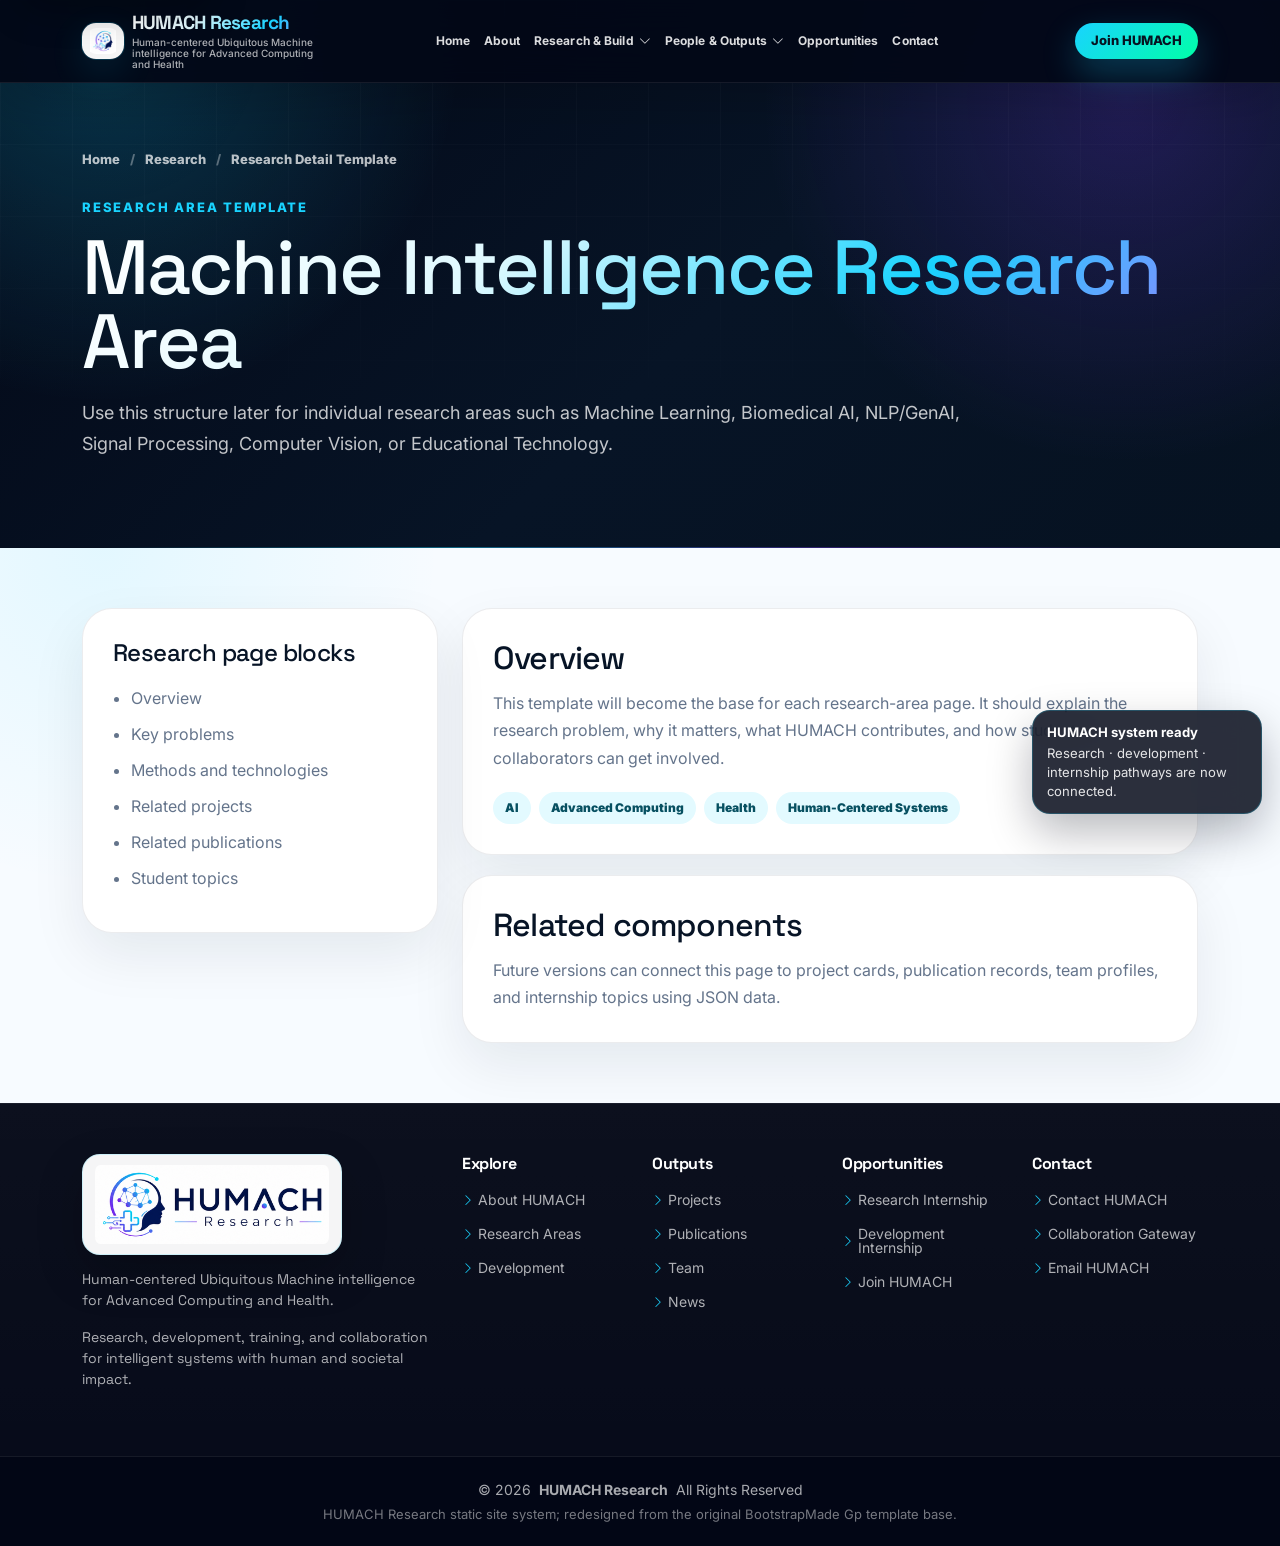
<file: service-details.html>
<!DOCTYPE html>
<html lang="en">

<head>
  <meta charset="utf-8">
  <meta content="width=device-width, initial-scale=1.0" name="viewport">
  <meta name="description" content="HUMACH Research global layout template for research, development, projects, publications, team, opportunities, and collaboration pages.">
  <meta name="keywords" content="HUMACH Research, human-centered AI, machine intelligence, advanced computing, health, research group">

  <!-- Favicons -->
  <link href="assets/img/brand/humach-favicon-64.png" rel="icon">
  <link href="assets/img/brand/humach-apple-touch-icon.png" rel="apple-touch-icon">

  <!-- Fonts -->
  <link href="https://fonts.googleapis.com" rel="preconnect">
  <link href="https://fonts.gstatic.com" rel="preconnect" crossorigin>
  <link href="https://fonts.googleapis.com/css2?family=Inter:wght@300;400;500;600;700;800;900&family=Space+Grotesk:wght@400;500;600;700&display=swap" rel="stylesheet">

  <!-- Vendor CSS Files -->
  <link href="assets/vendor/bootstrap/css/bootstrap.min.css" rel="stylesheet">
  <link href="assets/vendor/bootstrap-icons/bootstrap-icons.css" rel="stylesheet">
  <link href="assets/vendor/aos/aos.css" rel="stylesheet">
  <link href="assets/vendor/swiper/swiper-bundle.min.css" rel="stylesheet">
  <link href="assets/vendor/glightbox/css/glightbox.min.css" rel="stylesheet">

  <!-- Main CSS Files -->
  <link href="assets/css/main.css" rel="stylesheet">
  <link href="assets/css/humach-theme.css" rel="stylesheet">
  <title>HUMACH Research | Research Detail Template</title>
</head>

<body class="humach-theme humach-inner-page humach-step14 humach-step15">

  <a class="skip-link" href="#main-content">Skip to main content</a>
  <header id="header" class="header d-flex align-items-center fixed-top humach-header humach-global-header">
    <div class="container-fluid container-xl position-relative d-flex align-items-center justify-content-between">

      <a href="index.html#hero" class="logo humach-logo d-flex align-items-center me-auto me-lg-0" aria-label="HUMACH Research home">
        <img src="assets/img/brand/humach-logo-square-256.png" alt="HUMACH Research logo">
        <div class="brand-wordmark">
          <h1 class="sitename">HUMACH Research</h1>
          <small>Human-centered Ubiquitous Machine intelligence for Advanced Computing and Health</small>
        </div>
      </a>

      <nav id="navmenu" class="navmenu humach-navmenu" aria-label="Main navigation">
        <ul>
          <li><a href="index.html#hero" class="active" data-nav-section="home">Home</a></li>
          <li><a href="index.html#about" data-nav-section="about">About</a></li>
          <li class="dropdown"><a href="research.html" data-nav-section="research"><span>Research &amp; Build</span> <i class="bi bi-chevron-down toggle-dropdown" aria-hidden="true"></i></a>
            <ul>
              <li><a href="research.html">Research Areas</a></li>
              <li><a href="development.html">Development</a></li>
              <li><a href="projects.html">Projects</a></li>
            </ul>
          </li>
          <li class="dropdown"><a href="publications.html" data-nav-section="outputs"><span>People &amp; Outputs</span> <i class="bi bi-chevron-down toggle-dropdown" aria-hidden="true"></i></a>
            <ul>
              <li><a href="publications.html">Publications</a></li>
              <li><a href="team.html">Team</a></li>
              <li><a href="news.html">News</a></li>
            </ul>
          </li>
          <li><a href="opportunities.html" data-nav-section="opportunities">Opportunities</a></li>
          <li><a data-nav-section="contact" href="contact.html">Contact</a></li>
        </ul>
        <button class="mobile-nav-toggle d-xl-none bi bi-list" type="button" aria-label="Open mobile navigation" aria-controls="navmenu" aria-expanded="false"></button>
      </nav>

      <a class="btn-getstarted humach-nav-cta" href="https://docs.google.com/forms/d/e/1FAIpQLSc2rjl6WL0T1_B5Y9ua9td9W2VP8LtreweC3V4BgHKmEk9K3g/viewform?usp=publish-editor" target="_blank" rel="noopener">Join HUMACH</a>
    </div>
  </header>

  <main id="main-content" class="main" tabindex="-1">
    <section class="humach-page-hero dark-background">
      <div class="hero-grid" aria-hidden="true"></div>
      <div class="container" data-aos="fade-up">
        <nav class="humach-breadcrumb" aria-label="Breadcrumb">
          <ol>
            <li><a href="index.html#hero">Home</a></li>
            <li><a href="index.html#research">Research</a></li>
            <li>Research Detail Template</li>
          </ol>
        </nav>
        <div class="section-kicker">Research Area Template</div>
        <h1>Machine Intelligence Research Area</h1>
        <p>Use this structure later for individual research areas such as Machine Learning, Biomedical AI, NLP/GenAI, Signal Processing, Computer Vision, or Educational Technology.</p>
      </div>
    </section>

    <section class="section humach-detail-layout">
      <div class="container">
        <div class="row gy-4">
          <div class="col-lg-4" data-aos="fade-up">
            <aside class="humach-side-panel sticky-lg-top">
              <h3>Research page blocks</h3>
              <ul>
                <li>Overview</li>
                <li>Key problems</li>
                <li>Methods and technologies</li>
                <li>Related projects</li>
                <li>Related publications</li>
                <li>Student topics</li>
              </ul>
            </aside>
          </div>
          <div class="col-lg-8" data-aos="fade-up" data-aos-delay="140">
            <article class="humach-content-card">
              <h2>Overview</h2>
              <p>This template will become the base for each research-area page. It should explain the research problem, why it matters, what HUMACH contributes, and how students or collaborators can get involved.</p>
              <div class="humach-chip-row">
                <span>AI</span><span>Advanced Computing</span><span>Health</span><span>Human-Centered Systems</span>
              </div>
            </article>
            <article class="humach-content-card">
              <h2>Related components</h2>
              <p>Future versions can connect this page to project cards, publication records, team profiles, and internship topics using JSON data.</p>
            </article>
          </div>
        </div>
      </div>
    </section>
  </main>

  <footer id="footer" class="footer humach-footer dark-background">
    <div class="footer-top">
      <div class="container">
        <div class="row gy-4">
          <div class="col-lg-4 col-md-12 footer-about">
            <a aria-label="HUMACH Research home" href="index.html#hero" class="logo d-flex align-items-center">
              <img src="assets/img/brand/humach-logo-footer.png" alt="HUMACH Research logo">
            </a>
            <p>Human-centered Ubiquitous Machine intelligence for Advanced Computing and Health.</p>
            <p class="footer-tagline">Research, development, training, and collaboration for intelligent systems with human and societal impact.</p>
          </div>

          <div class="col-lg-2 col-6 footer-links">
            <h4>Explore</h4>
            <ul>
              <li><i class="bi bi-chevron-right"></i> <a href="index.html#about">About HUMACH</a></li>
              <li><i class="bi bi-chevron-right"></i> <a href="research.html">Research Areas</a></li>
              <li><i class="bi bi-chevron-right"></i> <a href="development.html">Development</a></li>
            </ul>
          </div>

          <div class="col-lg-2 col-6 footer-links">
            <h4>Outputs</h4>
            <ul>
              <li><i class="bi bi-chevron-right"></i> <a href="projects.html">Projects</a></li>
              <li><i class="bi bi-chevron-right"></i> <a href="publications.html">Publications</a></li>
              <li><i class="bi bi-chevron-right"></i> <a href="team.html">Team</a></li>
              <li><i class="bi bi-chevron-right"></i> <a href="news.html">News</a></li>
            </ul>
          </div>

          <div class="col-lg-2 col-6 footer-links">
            <h4>Opportunities</h4>
            <ul>
              <li><i class="bi bi-chevron-right"></i> <a href="opportunities.html">Research Internship</a></li>
              <li><i class="bi bi-chevron-right"></i> <a href="opportunities.html">Development Internship</a></li>
              <li><i class="bi bi-chevron-right"></i> <a href="https://docs.google.com/forms/d/e/1FAIpQLSc2rjl6WL0T1_B5Y9ua9td9W2VP8LtreweC3V4BgHKmEk9K3g/viewform?usp=publish-editor" target="_blank" rel="noopener">Join HUMACH</a></li>
            </ul>
          </div>

          <div class="col-lg-2 col-6 footer-links">
            <h4>Contact</h4>
            <ul>
              <li><i class="bi bi-chevron-right"></i> <a href="contact.html">Contact HUMACH</a></li>
              <li><i class="bi bi-chevron-right"></i> <a href="contact.html#contact-gateway">Collaboration Gateway</a></li>
              <li><i class="bi bi-chevron-right"></i> <a href="mailto:contact@humachresearch.org">Email HUMACH</a></li>
            </ul>
          </div>
        </div>
      </div>
    </div>

    <div class="copyright">
      <div class="container text-center">
        <p>© <span data-current-year>2026</span> <strong class="px-1 sitename">HUMACH Research</strong> <span>All Rights Reserved</span></p>
        <div class="credits">
          HUMACH Research static site system; redesigned from the original BootstrapMade Gp template base.
        </div>
      </div>
    </div>
  </footer>

  <!-- Scroll Top -->
  <a href="#" id="scroll-top" class="scroll-top d-flex align-items-center justify-content-center" aria-label="Back to top"><i class="bi bi-arrow-up-short"></i></a>

  <!-- Preloader -->
  <div id="preloader" aria-hidden="true"></div>

  <!-- Vendor JS Files -->
  <script src="assets/vendor/bootstrap/js/bootstrap.bundle.min.js"></script>
  <script src="assets/vendor/php-email-form/validate.js"></script>
  <script src="assets/vendor/aos/aos.js"></script>
  <script src="assets/vendor/swiper/swiper-bundle.min.js"></script>
  <script src="assets/vendor/glightbox/js/glightbox.min.js"></script>
  <script src="assets/vendor/imagesloaded/imagesloaded.pkgd.min.js"></script>
  <script src="assets/vendor/isotope-layout/isotope.pkgd.min.js"></script>
  <script src="assets/vendor/purecounter/purecounter_vanilla.js"></script>

  <!-- Main JS Files -->
  <script src="assets/js/main.js"></script>
  <script src="assets/js/humach-ui.js"></script>
  <script src="assets/js/humach-data-loader.js"></script>
  <script src="assets/js/humach-polish.js"></script>

</body>

</html>
</file>
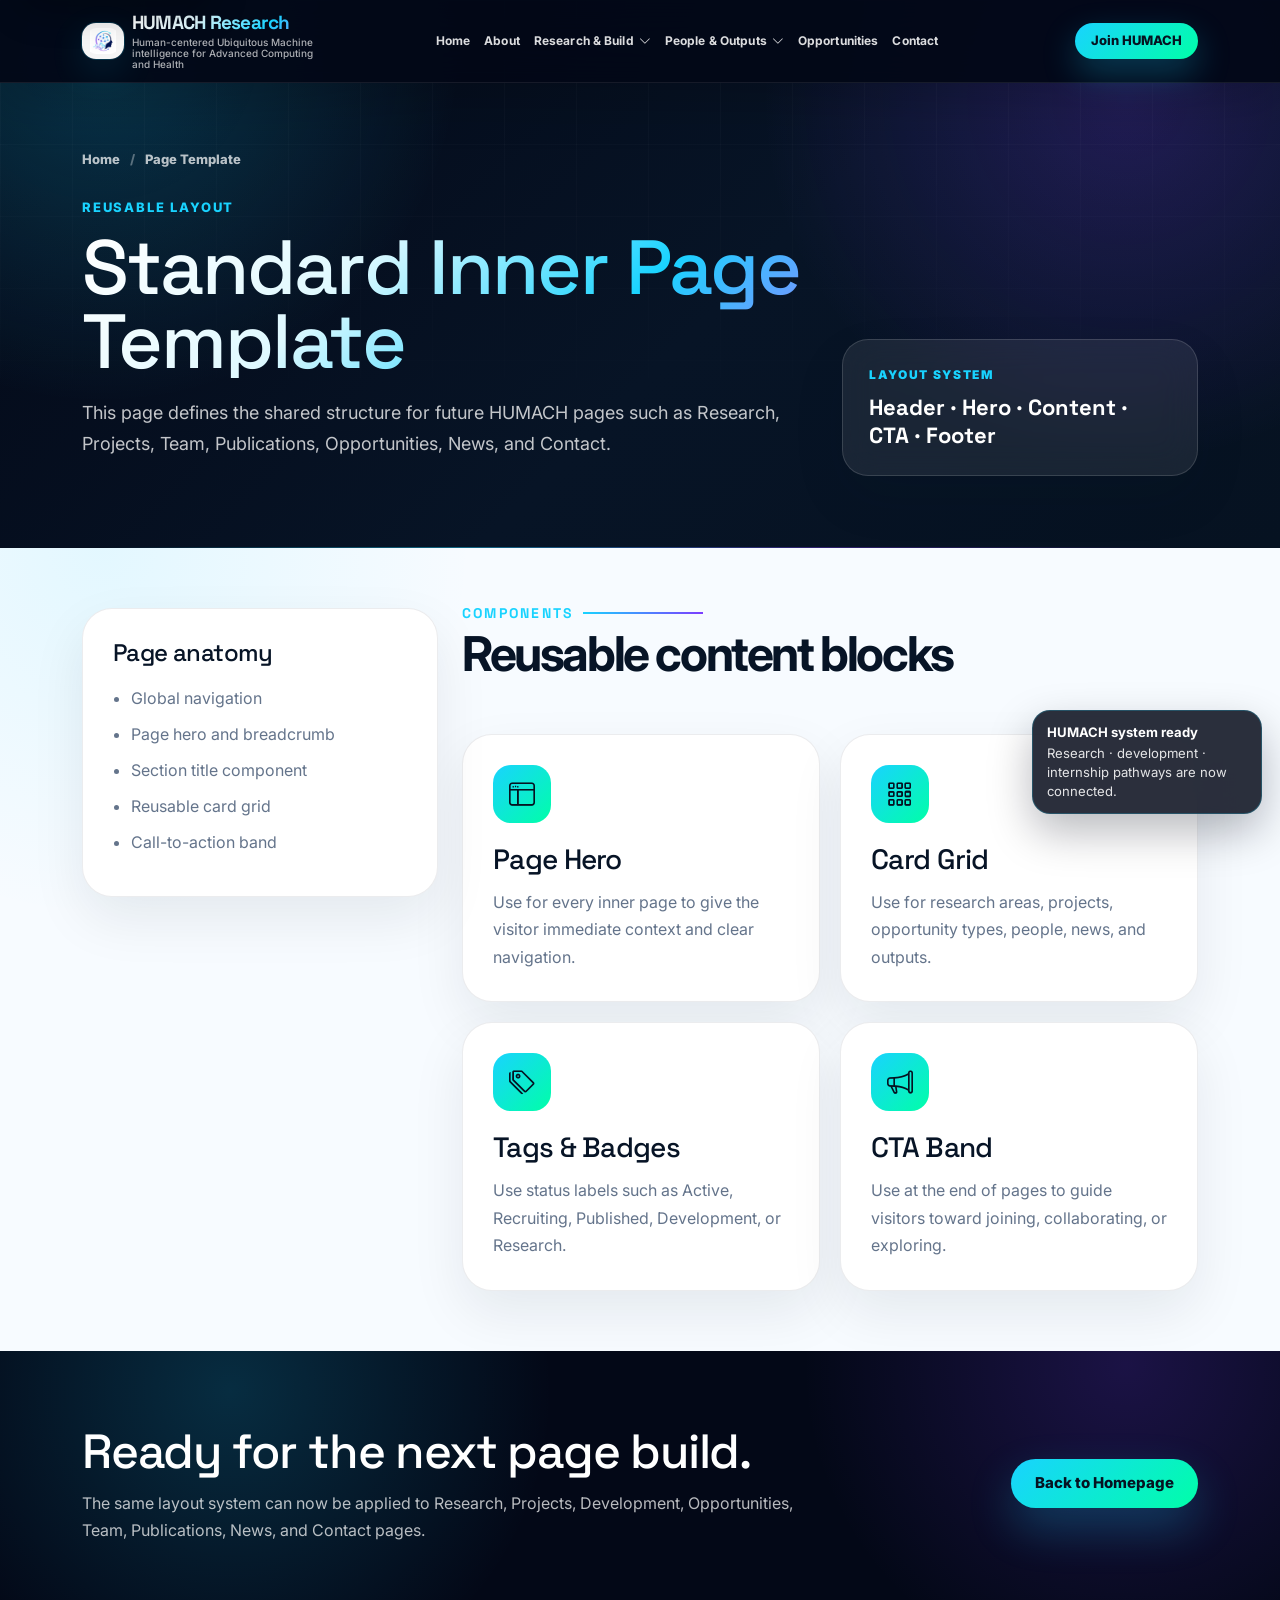
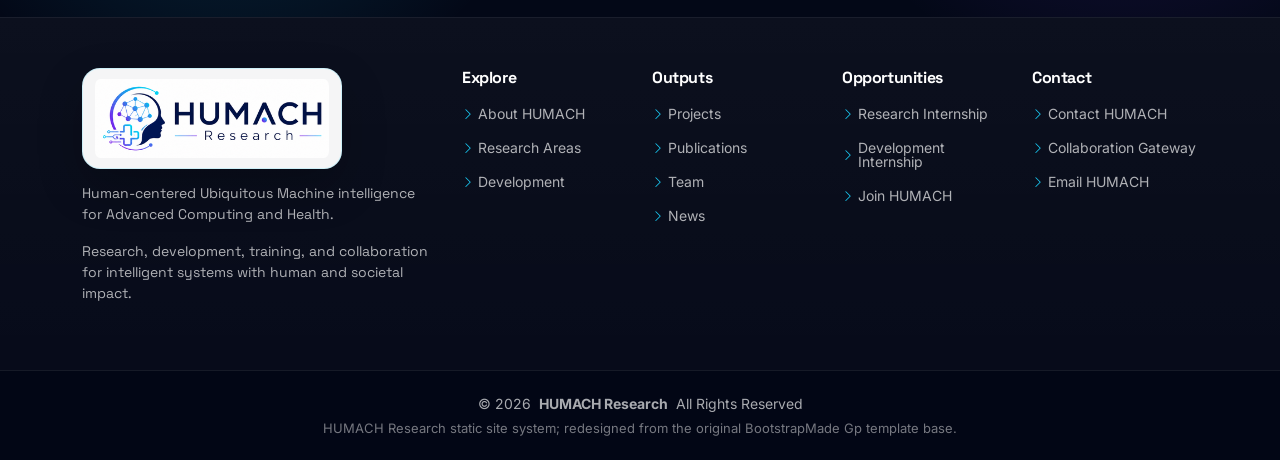
<file: starter-page.html>
<!DOCTYPE html>
<html lang="en">

<head>
  <meta charset="utf-8">
  <meta content="width=device-width, initial-scale=1.0" name="viewport">
  <meta name="description" content="HUMACH Research global layout template for research, development, projects, publications, team, opportunities, and collaboration pages.">
  <meta name="keywords" content="HUMACH Research, human-centered AI, machine intelligence, advanced computing, health, research group">

  <!-- Favicons -->
  <link href="assets/img/brand/humach-favicon-64.png" rel="icon">
  <link href="assets/img/brand/humach-apple-touch-icon.png" rel="apple-touch-icon">

  <!-- Fonts -->
  <link href="https://fonts.googleapis.com" rel="preconnect">
  <link href="https://fonts.gstatic.com" rel="preconnect" crossorigin>
  <link href="https://fonts.googleapis.com/css2?family=Inter:wght@300;400;500;600;700;800;900&family=Space+Grotesk:wght@400;500;600;700&display=swap" rel="stylesheet">

  <!-- Vendor CSS Files -->
  <link href="assets/vendor/bootstrap/css/bootstrap.min.css" rel="stylesheet">
  <link href="assets/vendor/bootstrap-icons/bootstrap-icons.css" rel="stylesheet">
  <link href="assets/vendor/aos/aos.css" rel="stylesheet">
  <link href="assets/vendor/swiper/swiper-bundle.min.css" rel="stylesheet">
  <link href="assets/vendor/glightbox/css/glightbox.min.css" rel="stylesheet">

  <!-- Main CSS Files -->
  <link href="assets/css/main.css" rel="stylesheet">
  <link href="assets/css/humach-theme.css" rel="stylesheet">
  <title>HUMACH Research | Standard Page Template</title>
</head>

<body class="humach-theme humach-inner-page humach-step14 humach-step15">

  <a class="skip-link" href="#main-content">Skip to main content</a>
  <header id="header" class="header d-flex align-items-center fixed-top humach-header humach-global-header">
    <div class="container-fluid container-xl position-relative d-flex align-items-center justify-content-between">

      <a href="index.html#hero" class="logo humach-logo d-flex align-items-center me-auto me-lg-0" aria-label="HUMACH Research home">
        <img src="assets/img/brand/humach-logo-square-256.png" alt="HUMACH Research logo">
        <div class="brand-wordmark">
          <h1 class="sitename">HUMACH Research</h1>
          <small>Human-centered Ubiquitous Machine intelligence for Advanced Computing and Health</small>
        </div>
      </a>

      <nav id="navmenu" class="navmenu humach-navmenu" aria-label="Main navigation">
        <ul>
          <li><a href="index.html#hero" class="active" data-nav-section="home">Home</a></li>
          <li><a href="index.html#about" data-nav-section="about">About</a></li>
          <li class="dropdown"><a href="research.html" data-nav-section="research"><span>Research &amp; Build</span> <i class="bi bi-chevron-down toggle-dropdown" aria-hidden="true"></i></a>
            <ul>
              <li><a href="research.html">Research Areas</a></li>
              <li><a href="development.html">Development</a></li>
              <li><a href="projects.html">Projects</a></li>
            </ul>
          </li>
          <li class="dropdown"><a href="publications.html" data-nav-section="outputs"><span>People &amp; Outputs</span> <i class="bi bi-chevron-down toggle-dropdown" aria-hidden="true"></i></a>
            <ul>
              <li><a href="publications.html">Publications</a></li>
              <li><a href="team.html">Team</a></li>
              <li><a href="news.html">News</a></li>
            </ul>
          </li>
          <li><a href="opportunities.html" data-nav-section="opportunities">Opportunities</a></li>
          <li><a data-nav-section="contact" href="contact.html">Contact</a></li>
        </ul>
        <button class="mobile-nav-toggle d-xl-none bi bi-list" type="button" aria-label="Open mobile navigation" aria-controls="navmenu" aria-expanded="false"></button>
      </nav>

      <a class="btn-getstarted humach-nav-cta" href="https://docs.google.com/forms/d/e/1FAIpQLSc2rjl6WL0T1_B5Y9ua9td9W2VP8LtreweC3V4BgHKmEk9K3g/viewform?usp=publish-editor" target="_blank" rel="noopener">Join HUMACH</a>
    </div>
  </header>

  <main id="main-content" class="main" tabindex="-1">

    <section class="humach-page-hero dark-background">
      <div class="hero-grid" aria-hidden="true"></div>
      <div class="container" data-aos="fade-up">
        <nav class="humach-breadcrumb" aria-label="Breadcrumb">
          <ol>
            <li><a href="index.html#hero">Home</a></li>
            <li>Page Template</li>
          </ol>
        </nav>
        <div class="row align-items-end gy-4">
          <div class="col-lg-8">
            <div class="section-kicker">Reusable Layout</div>
            <h1>Standard Inner Page Template</h1>
            <p>This page defines the shared structure for future HUMACH pages such as Research, Projects, Team, Publications, Opportunities, News, and Contact.</p>
          </div>
          <div class="col-lg-4">
            <div class="humach-page-summary-card">
              <span>Layout System</span>
              <strong>Header · Hero · Content · CTA · Footer</strong>
            </div>
          </div>
        </div>
      </div>
    </section>

    <section class="section humach-layout-demo">
      <div class="container">
        <div class="row gy-4">
          <div class="col-lg-4" data-aos="fade-up" data-aos-delay="100">
            <div class="humach-side-panel sticky-lg-top">
              <h3>Page anatomy</h3>
              <ul>
                <li>Global navigation</li>
                <li>Page hero and breadcrumb</li>
                <li>Section title component</li>
                <li>Reusable card grid</li>
                <li>Call-to-action band</li>
              </ul>
            </div>
          </div>
          <div class="col-lg-8" data-aos="fade-up" data-aos-delay="160">
            <div class="container section-title px-0 text-start">
              <h2>Components</h2>
              <p>Reusable content blocks</p>
            </div>
            <div class="humach-component-grid">
              <article class="humach-system-card">
                <i class="bi bi-window-sidebar"></i>
                <h3>Page Hero</h3>
                <p>Use for every inner page to give the visitor immediate context and clear navigation.</p>
              </article>
              <article class="humach-system-card">
                <i class="bi bi-grid-3x3-gap"></i>
                <h3>Card Grid</h3>
                <p>Use for research areas, projects, opportunity types, people, news, and outputs.</p>
              </article>
              <article class="humach-system-card">
                <i class="bi bi-tags"></i>
                <h3>Tags & Badges</h3>
                <p>Use status labels such as Active, Recruiting, Published, Development, or Research.</p>
              </article>
              <article class="humach-system-card">
                <i class="bi bi-megaphone"></i>
                <h3>CTA Band</h3>
                <p>Use at the end of pages to guide visitors toward joining, collaborating, or exploring.</p>
              </article>
            </div>
          </div>
        </div>
      </div>
    </section>

    <section class="humach-mini-cta dark-background">
      <div class="container">
        <div class="row align-items-center gy-3">
          <div class="col-lg-8">
            <h2>Ready for the next page build.</h2>
            <p>The same layout system can now be applied to Research, Projects, Development, Opportunities, Team, Publications, News, and Contact pages.</p>
          </div>
          <div class="col-lg-4 text-lg-end">
            <a class="btn-humach btn-humach-primary" href="index.html#research">Back to Homepage</a>
          </div>
        </div>
      </div>
    </section>

  </main>

  <footer id="footer" class="footer humach-footer dark-background">
    <div class="footer-top">
      <div class="container">
        <div class="row gy-4">
          <div class="col-lg-4 col-md-12 footer-about">
            <a aria-label="HUMACH Research home" href="index.html#hero" class="logo d-flex align-items-center">
              <img src="assets/img/brand/humach-logo-footer.png" alt="HUMACH Research logo">
            </a>
            <p>Human-centered Ubiquitous Machine intelligence for Advanced Computing and Health.</p>
            <p class="footer-tagline">Research, development, training, and collaboration for intelligent systems with human and societal impact.</p>
          </div>

          <div class="col-lg-2 col-6 footer-links">
            <h4>Explore</h4>
            <ul>
              <li><i class="bi bi-chevron-right"></i> <a href="index.html#about">About HUMACH</a></li>
              <li><i class="bi bi-chevron-right"></i> <a href="research.html">Research Areas</a></li>
              <li><i class="bi bi-chevron-right"></i> <a href="development.html">Development</a></li>
            </ul>
          </div>

          <div class="col-lg-2 col-6 footer-links">
            <h4>Outputs</h4>
            <ul>
              <li><i class="bi bi-chevron-right"></i> <a href="projects.html">Projects</a></li>
              <li><i class="bi bi-chevron-right"></i> <a href="publications.html">Publications</a></li>
              <li><i class="bi bi-chevron-right"></i> <a href="team.html">Team</a></li>
              <li><i class="bi bi-chevron-right"></i> <a href="news.html">News</a></li>
            </ul>
          </div>

          <div class="col-lg-2 col-6 footer-links">
            <h4>Opportunities</h4>
            <ul>
              <li><i class="bi bi-chevron-right"></i> <a href="opportunities.html">Research Internship</a></li>
              <li><i class="bi bi-chevron-right"></i> <a href="opportunities.html">Development Internship</a></li>
              <li><i class="bi bi-chevron-right"></i> <a href="https://docs.google.com/forms/d/e/1FAIpQLSc2rjl6WL0T1_B5Y9ua9td9W2VP8LtreweC3V4BgHKmEk9K3g/viewform?usp=publish-editor" target="_blank" rel="noopener">Join HUMACH</a></li>
            </ul>
          </div>

          <div class="col-lg-2 col-6 footer-links">
            <h4>Contact</h4>
            <ul>
              <li><i class="bi bi-chevron-right"></i> <a href="contact.html">Contact HUMACH</a></li>
              <li><i class="bi bi-chevron-right"></i> <a href="contact.html#contact-gateway">Collaboration Gateway</a></li>
              <li><i class="bi bi-chevron-right"></i> <a href="mailto:contact@humachresearch.org">Email HUMACH</a></li>
            </ul>
          </div>
        </div>
      </div>
    </div>

    <div class="copyright">
      <div class="container text-center">
        <p>© <span data-current-year>2026</span> <strong class="px-1 sitename">HUMACH Research</strong> <span>All Rights Reserved</span></p>
        <div class="credits">
          HUMACH Research static site system; redesigned from the original BootstrapMade Gp template base.
        </div>
      </div>
    </div>
  </footer>

  <!-- Scroll Top -->
  <a href="#" id="scroll-top" class="scroll-top d-flex align-items-center justify-content-center" aria-label="Back to top"><i class="bi bi-arrow-up-short"></i></a>

  <!-- Preloader -->
  <div id="preloader" aria-hidden="true"></div>

  <!-- Vendor JS Files -->
  <script src="assets/vendor/bootstrap/js/bootstrap.bundle.min.js"></script>
  <script src="assets/vendor/php-email-form/validate.js"></script>
  <script src="assets/vendor/aos/aos.js"></script>
  <script src="assets/vendor/swiper/swiper-bundle.min.js"></script>
  <script src="assets/vendor/glightbox/js/glightbox.min.js"></script>
  <script src="assets/vendor/imagesloaded/imagesloaded.pkgd.min.js"></script>
  <script src="assets/vendor/isotope-layout/isotope.pkgd.min.js"></script>
  <script src="assets/vendor/purecounter/purecounter_vanilla.js"></script>

  <!-- Main JS Files -->
  <script src="assets/js/main.js"></script>
  <script src="assets/js/humach-ui.js"></script>
  <script src="assets/js/humach-data-loader.js"></script>
  <script src="assets/js/humach-polish.js"></script>

</body>

</html>
</file>
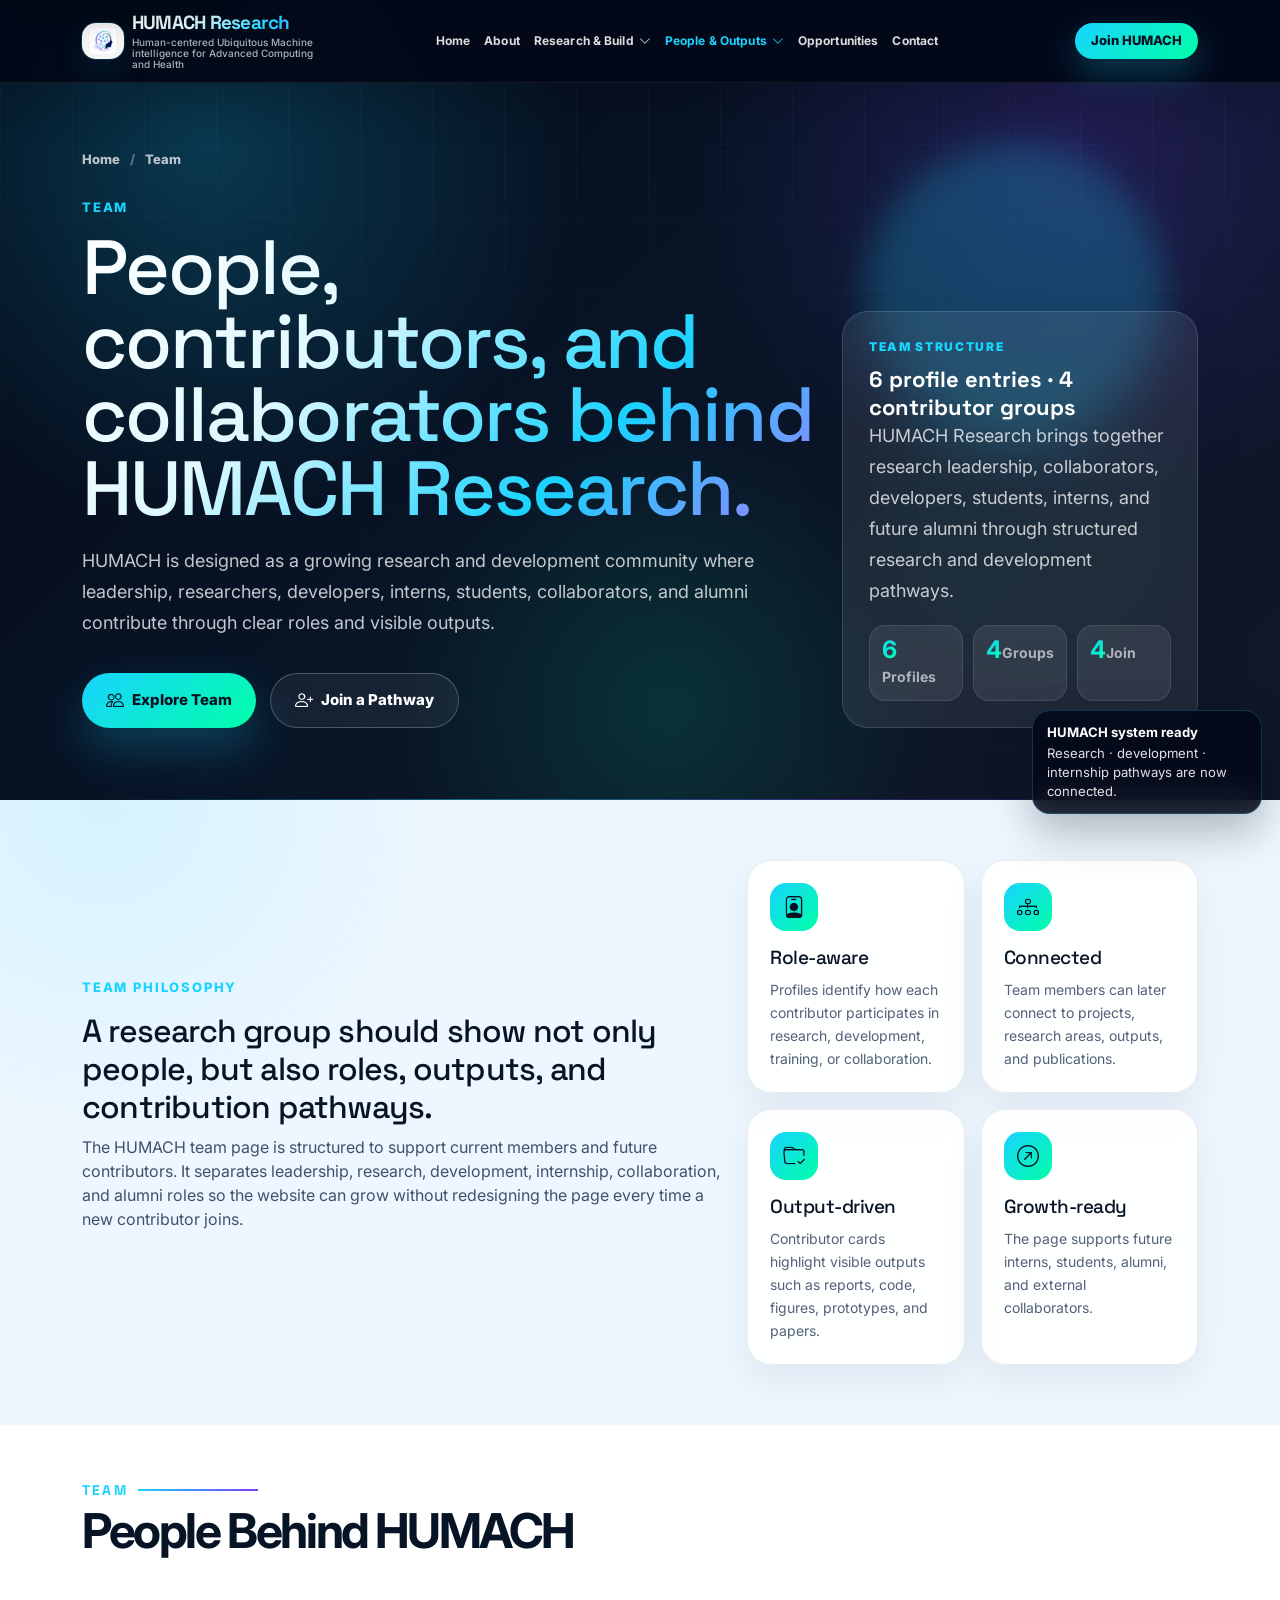
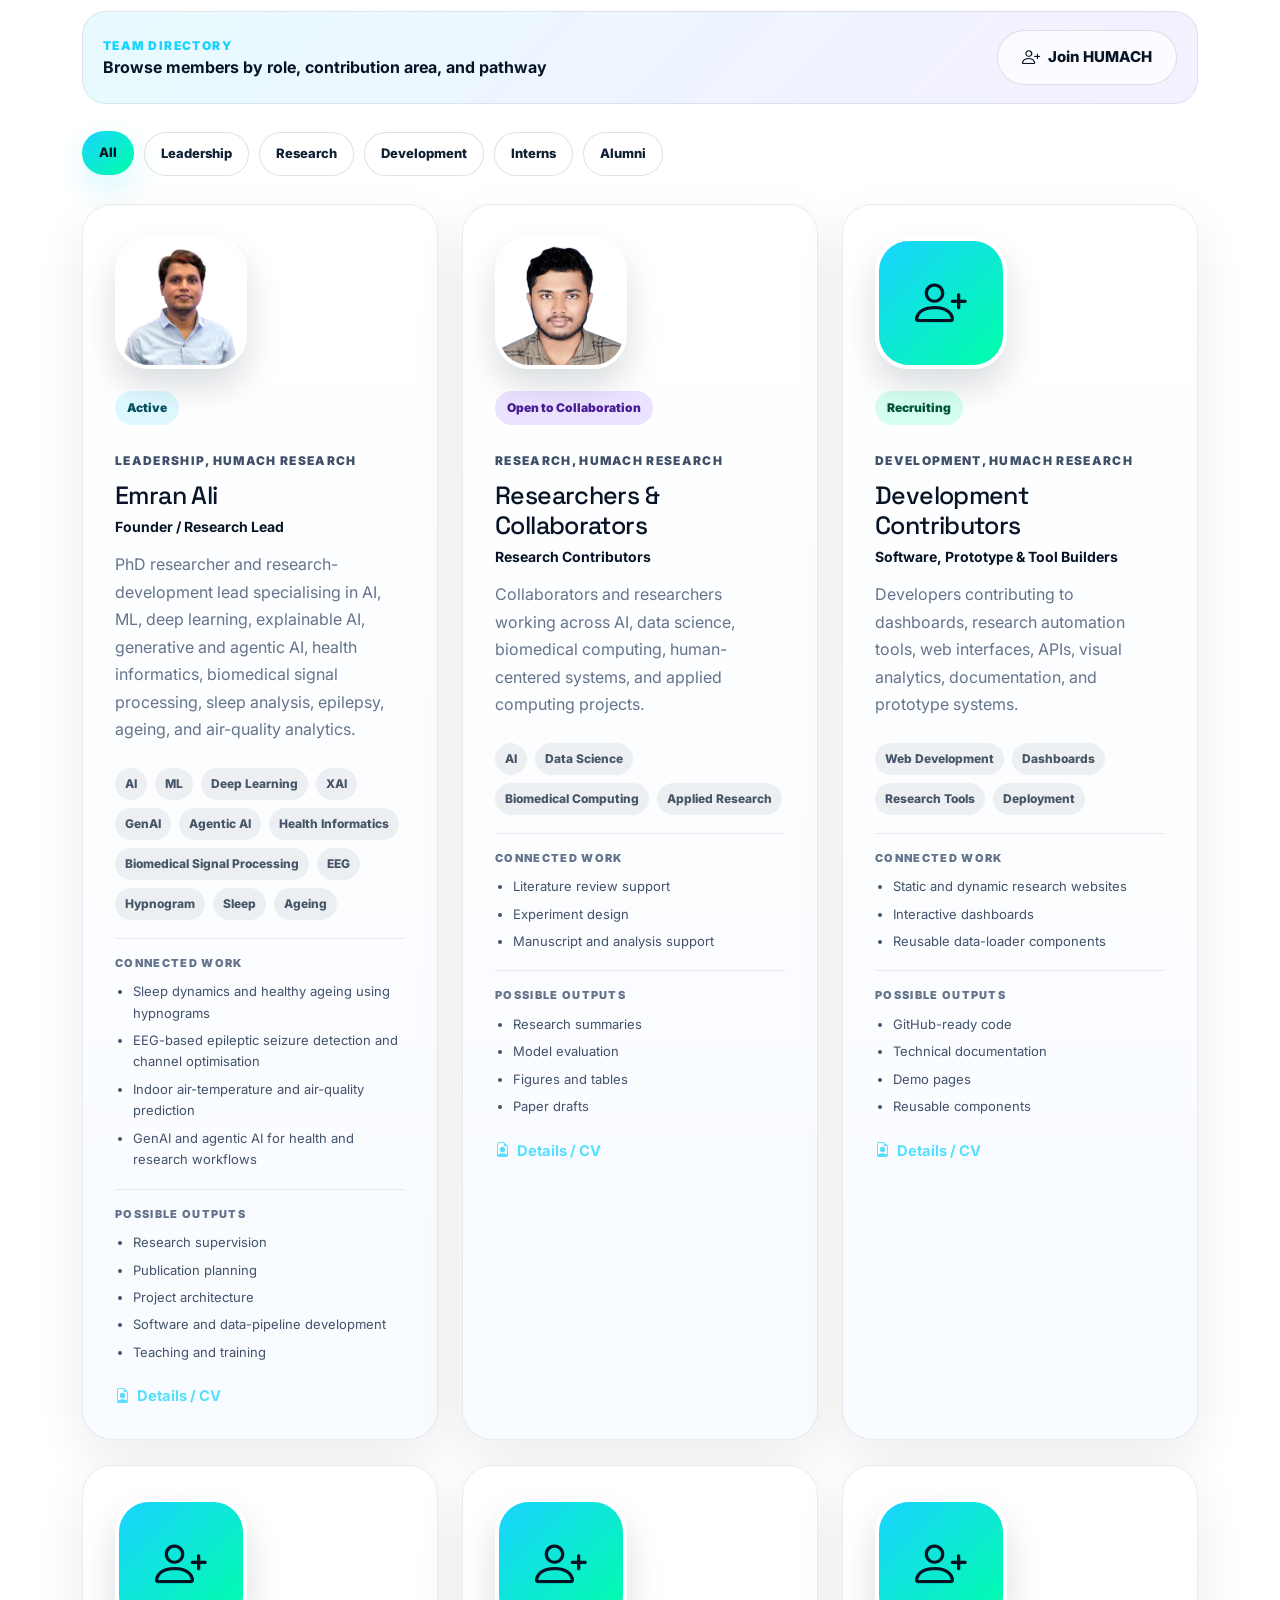
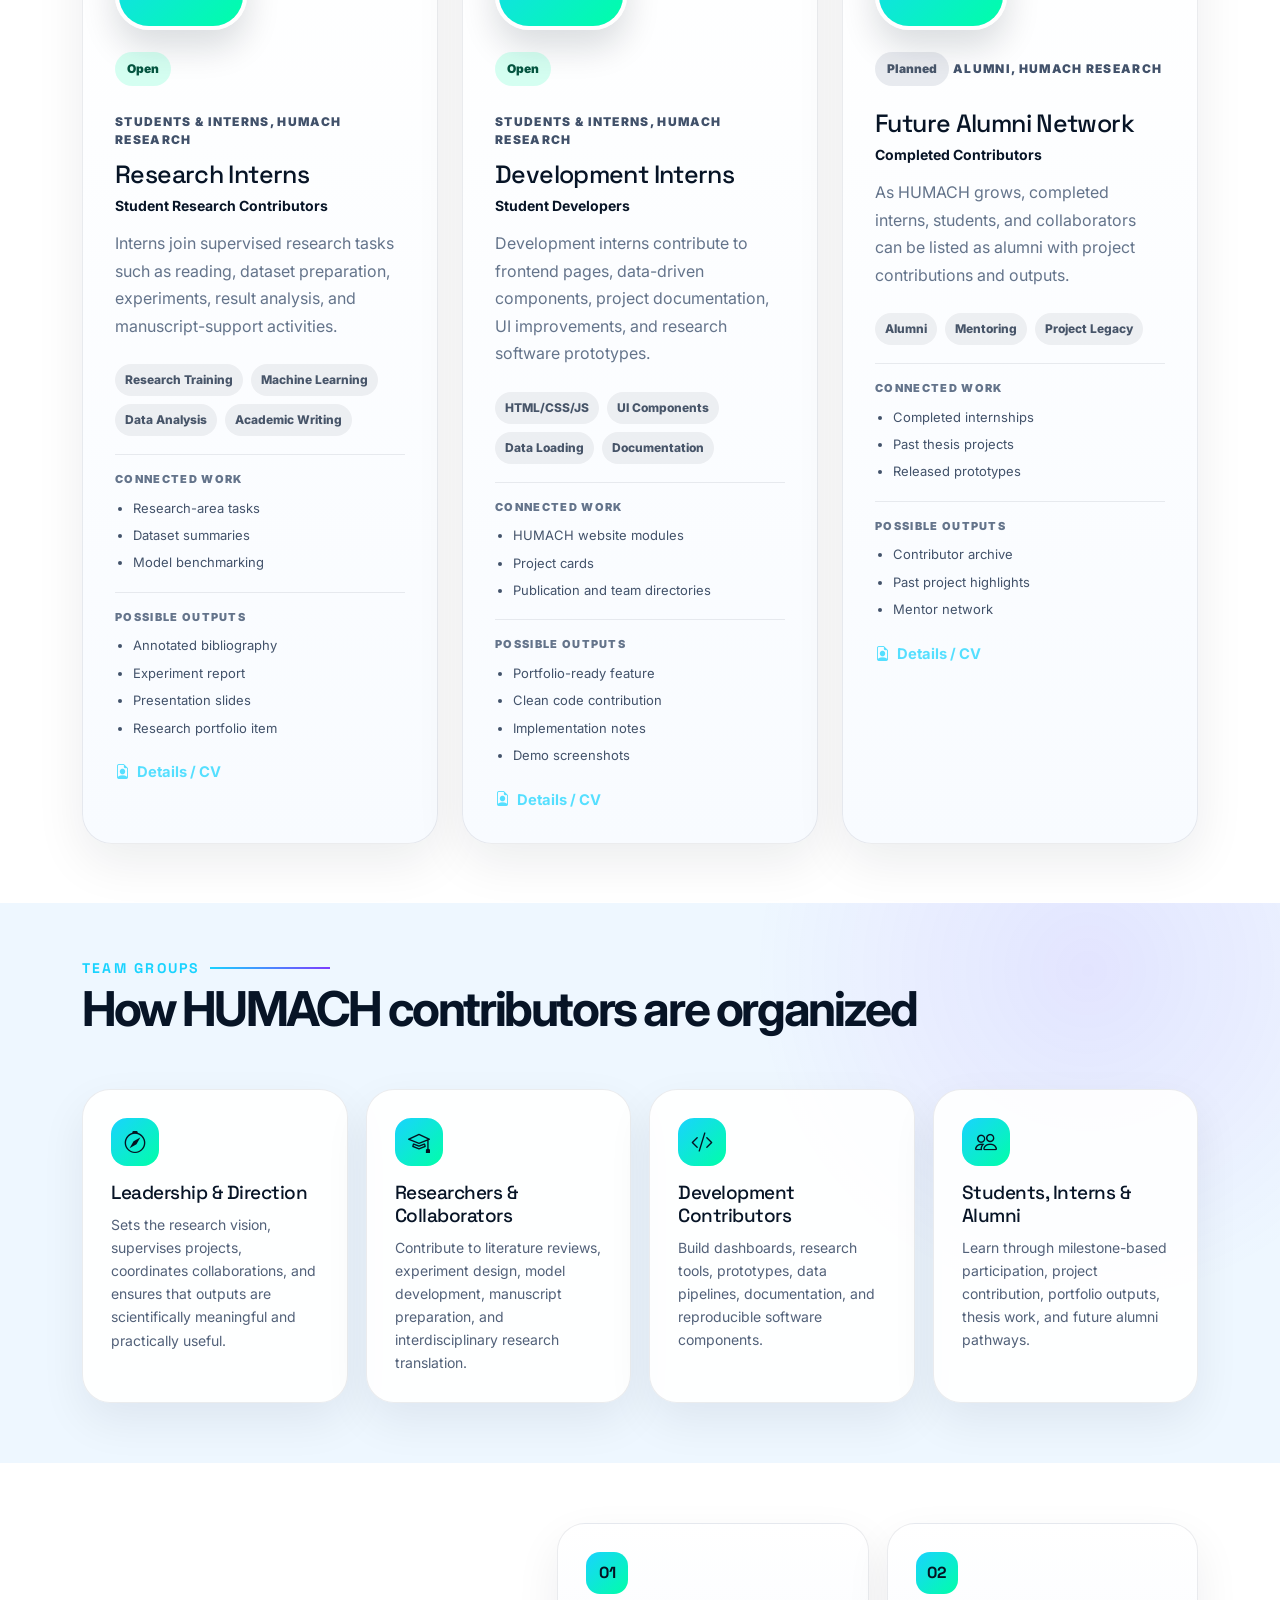
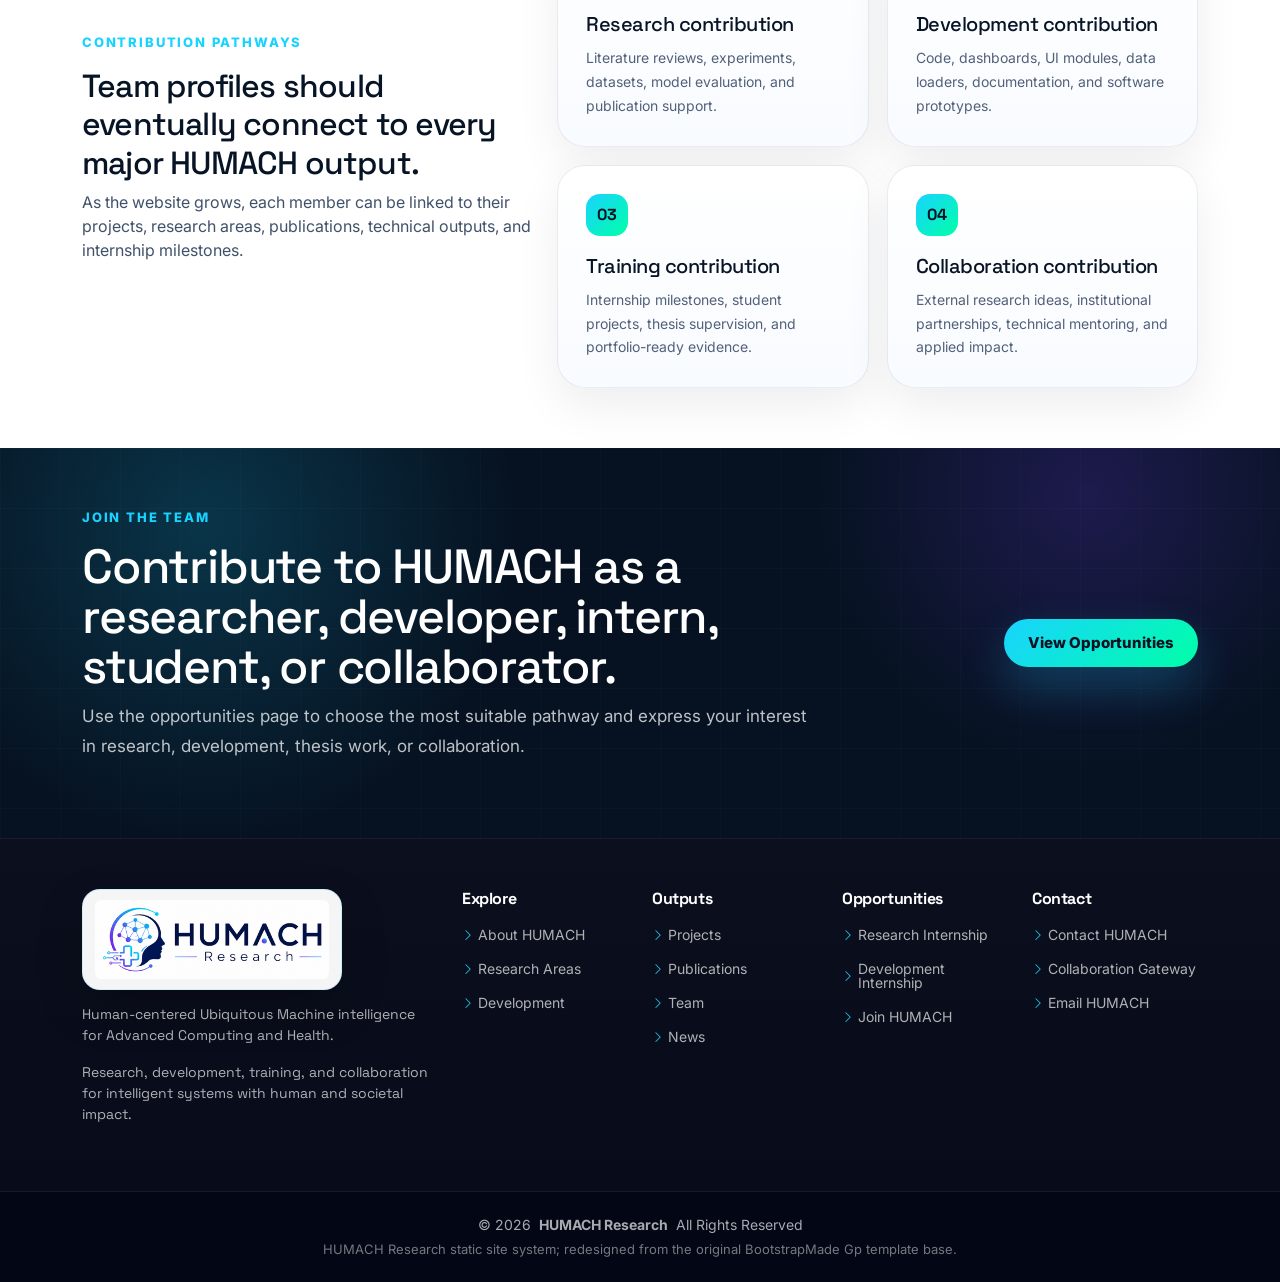
<file: team.html>
<!DOCTYPE html>
<html lang="en">
<head>
  <meta charset="utf-8" />
  <meta content="width=device-width, initial-scale=1.0" name="viewport" />
  <meta content="Meet the HUMACH Research team structure including leadership, researchers, collaborators, developers, interns, students, and future alumni." name="description" />
  <meta content="HUMACH Research team, AI research team, research collaborators, development interns, research interns, student contributors" name="keywords" />
  <title>HUMACH Research | Team</title>

  <!-- Favicons -->
  <link href="assets/img/brand/humach-favicon-64.png" rel="icon" />
  <link href="assets/img/brand/humach-apple-touch-icon.png" rel="apple-touch-icon" />

  <!-- Fonts -->
  <link href="https://fonts.googleapis.com" rel="preconnect" />
  <link crossorigin="" href="https://fonts.gstatic.com" rel="preconnect" />
  <link href="https://fonts.googleapis.com/css2?family=Inter:wght@300;400;500;600;700;800;900&amp;family=Space+Grotesk:wght@400;500;600;700&amp;display=swap" rel="stylesheet" />

  <!-- Vendor CSS Files -->
  <link href="assets/vendor/bootstrap/css/bootstrap.min.css" rel="stylesheet" />
  <link href="assets/vendor/bootstrap-icons/bootstrap-icons.css" rel="stylesheet" />
  <link href="assets/vendor/aos/aos.css" rel="stylesheet" />
  <link href="assets/vendor/swiper/swiper-bundle.min.css" rel="stylesheet" />
  <link href="assets/vendor/glightbox/css/glightbox.min.css" rel="stylesheet" />

  <!-- Main CSS Files -->
  <link href="assets/css/main.css" rel="stylesheet" />
  <link href="assets/css/humach-theme.css" rel="stylesheet" />
</head>

<body class="humach-theme humach-inner-page humach-team-page humach-step14 humach-step15">
  <a class="skip-link" href="#main-content">Skip to main content</a>

  <header class="header d-flex align-items-center fixed-top humach-header humach-global-header" id="header">
    <div class="container-fluid container-xl position-relative d-flex align-items-center justify-content-between">
      <a aria-label="HUMACH Research home" class="logo humach-logo d-flex align-items-center me-auto me-lg-0" href="index.html#hero">
        <img alt="HUMACH Research logo" src="assets/img/brand/humach-logo-square-256.png" />
        <div class="brand-wordmark">
          <h1 class="sitename">HUMACH Research</h1>
          <small>Human-centered Ubiquitous Machine intelligence for Advanced Computing and Health</small>
        </div>
      </a>

      <nav aria-label="Main navigation" class="navmenu humach-navmenu" id="navmenu">
        <ul>
          <li><a data-nav-section="home" href="index.html#hero">Home</a></li>
          <li><a data-nav-section="about" href="index.html#about">About</a></li>
          <li class="dropdown"><a data-nav-section="research" href="research.html"><span>Research &amp; Build</span> <i aria-hidden="true" class="bi bi-chevron-down toggle-dropdown"></i></a>
            <ul>
              <li><a href="research.html">Research Areas</a></li>
              <li><a href="development.html">Development</a></li>
              <li><a href="projects.html">Projects</a></li>
            </ul>
          </li>
          <li class="dropdown"><a class="active" data-nav-section="outputs" href="team.html"><span>People &amp; Outputs</span> <i aria-hidden="true" class="bi bi-chevron-down toggle-dropdown"></i></a>
            <ul>
              <li><a href="publications.html">Publications</a></li>
              <li><a class="active" href="team.html">Team</a></li>
              <li><a href="news.html">News</a></li>
            </ul>
          </li>
          <li><a data-nav-section="opportunities" href="opportunities.html">Opportunities</a></li>
          <li><a data-nav-section="contact" href="contact.html">Contact</a></li>
        </ul>
        <button class="mobile-nav-toggle d-xl-none bi bi-list" type="button" aria-label="Open mobile navigation" aria-controls="navmenu" aria-expanded="false"></button>
      </nav>

      <a class="btn-getstarted humach-nav-cta" href="https://docs.google.com/forms/d/e/1FAIpQLSc2rjl6WL0T1_B5Y9ua9td9W2VP8LtreweC3V4BgHKmEk9K3g/viewform?usp=publish-editor" rel="noopener" target="_blank">Join HUMACH</a>
    </div>
  </header>

  <main class="main" id="main-content">
    <section class="humach-page-hero humach-team-hero dark-background">
      <div aria-hidden="true" class="hero-grid"></div>
      <div aria-hidden="true" class="hero-orb hero-orb-one"></div>
      <div aria-hidden="true" class="hero-orb hero-orb-two"></div>
      <div class="container" data-aos="fade-up">
        <nav aria-label="Breadcrumb" class="humach-breadcrumb">
          <ol>
            <li><a href="index.html#hero">Home</a></li>
            <li>Team</li>
          </ol>
        </nav>

        <div class="row align-items-end gy-4">
          <div class="col-lg-8">
            <div class="section-kicker">Team</div>
            <h1>People, contributors, and collaborators behind HUMACH Research.</h1>
            <p>HUMACH is designed as a growing research and development community where leadership, researchers, developers, interns, students, collaborators, and alumni contribute through clear roles and visible outputs.</p>
            <div class="hero-actions">
              <a class="btn-humach btn-humach-primary" href="#team-directory"><i class="bi bi-people"></i> Explore Team</a>
              <a class="btn-humach btn-humach-outline" href="opportunities.html"><i class="bi bi-person-plus"></i> Join a Pathway</a>
            </div>
          </div>
          <div class="col-lg-4">
            <div class="humach-page-summary-card humach-team-summary-card" data-humach-render="team-page-summary">
              <span>Team Structure</span>
              <strong>Leadership · Researchers · Developers · Interns</strong>
              <p>Meet the people and contributor pathways behind HUMACH Research.</p>
              <div class="research-summary-metrics">
                <div><b>6</b><small>Preview</small></div>
                <div><b>4</b><small>Groups</small></div>
                <div><b>Open</b><small>Join</small></div>
              </div>
            </div>
          </div>
        </div>
      </div>
    </section>

    <section class="section humach-team-intro light-background">
      <div class="container">
        <div class="row gy-4 align-items-center">
          <div class="col-lg-7" data-aos="fade-up">
            <div class="section-kicker">Team Philosophy</div>
            <h2>A research group should show not only people, but also roles, outputs, and contribution pathways.</h2>
            <p>The HUMACH team page is structured to support current members and future contributors. It separates leadership, research, development, internship, collaboration, and alumni roles so the website can grow without redesigning the page every time a new contributor joins.</p>
          </div>
          <div class="col-lg-5" data-aos="fade-left" data-aos-delay="120">
            <div class="team-principle-grid">
              <article>
                <i class="bi bi-person-badge"></i>
                <h3>Role-aware</h3>
                <p>Profiles identify how each contributor participates in research, development, training, or collaboration.</p>
              </article>
              <article>
                <i class="bi bi-diagram-3"></i>
                <h3>Connected</h3>
                <p>Team members can later connect to projects, research areas, outputs, and publications.</p>
              </article>
              <article>
                <i class="bi bi-folder-check"></i>
                <h3>Output-driven</h3>
                <p>Contributor cards highlight visible outputs such as reports, code, figures, prototypes, and papers.</p>
              </article>
              <article>
                <i class="bi bi-arrow-up-right-circle"></i>
                <h3>Growth-ready</h3>
                <p>The page supports future interns, students, alumni, and external collaborators.</p>
              </article>
            </div>
          </div>
        </div>
      </div>
    </section>

    <section class="section humach-team-directory" id="team-directory">
      <div class="container section-title" data-aos="fade-up" data-humach-section-title="team">
        <h2>Team</h2>
        <p>People Behind HUMACH</p>
      </div>

      <div class="container">
        <div class="research-toolbar team-toolbar" data-aos="fade-up" data-aos-delay="80">
          <div>
            <span>Team directory</span>
            <strong>Browse members by role, contribution area, and pathway</strong>
          </div>
          <a class="btn-humach btn-humach-outline dark-text" href="opportunities.html"><i class="bi bi-person-plus"></i> Join HUMACH</a>
        </div>

        <div class="project-filter-bar team-filter-bar" data-aos="fade-up" data-aos-delay="110" data-humach-render="team-filters">
          <button class="active" type="button" data-team-filter="all">All</button>
          <button type="button" data-team-filter="leadership">Leadership</button>
          <button type="button" data-team-filter="research">Research</button>
          <button type="button" data-team-filter="development">Development</button>
          <button type="button" data-team-filter="internship">Interns</button>
          <button type="button" data-team-filter="alumni">Alumni</button>
        </div>

        <div class="row gy-4" data-humach-render="team-page-grid">
          <div class="col-lg-4 col-md-6 team-grid-item" data-aos="fade-up" data-aos-delay="100" data-team-tokens="research-lead research lead emran-ali emran ali leadership active founder-research-lead founder">
            <article class="team-detail-card" id="emran-ali" data-content-id="emran-ali" data-member-id="research-lead">
              <div class="team-photo"><img src="assets/img/emran.jpg" alt="Emran Ali"></div>
              <div class="project-status active">Active</div>
              <span>Leadership, HUMACH Research</span>
              <h3>Emran Ali</h3>
              <strong class="team-role">Founder / Research Lead</strong>
              <p>PhD researcher and research-development lead specialising in AI, ML, deep learning, explainable AI, generative and agentic AI, health informatics, biomedical signal processing, sleep analysis, epilepsy, ageing, and air-quality analytics.</p>
              <div class="project-meta"><span>AI</span><span>ML</span><span>Deep Learning</span><span>XAI</span><span>GenAI</span><span>Agentic AI</span></div>
              <div class="team-list-block"><span>Connected Work</span><ul><li>Sleep dynamics and healthy ageing using hypnograms</li><li>EEG-based epileptic seizure detection and channel optimisation</li><li>Indoor air-temperature and air-quality prediction</li></ul></div>
              <div class="team-list-block"><span>Possible Outputs</span><ul><li>Research supervision</li><li>Publication planning</li><li>Project architecture</li></ul></div>
              <a class="member-cv-link" href="member-details.html#emran-ali"><i class="bi bi-file-earmark-person"></i> Details / CV</a>
            </article>
          </div>
          <div class="col-lg-4 col-md-6 team-grid-item" data-aos="fade-up" data-aos-delay="180" data-team-tokens="research-collaborators research collaborators researchers-collaborators researchers open-to-collaboration open to collaboration matching research-contributors contributors">
            <article class="team-detail-card" id="researchers-and-collaborators" data-content-id="researchers-and-collaborators" data-member-id="research-collaborators">
              <div class="team-photo"><img src="assets/img/ashikur.png" alt="Researchers &amp; Collaborators"></div>
              <div class="project-status matching">Open to Collaboration</div>
              <span>Research, HUMACH Research</span>
              <h3>Researchers &amp; Collaborators</h3>
              <strong class="team-role">Research Contributors</strong>
              <p>Collaborators and researchers working across AI, data science, biomedical computing, human-centered systems, and applied computing projects.</p>
              <div class="project-meta"><span>AI</span><span>Data Science</span><span>Biomedical Computing</span><span>Applied Research</span></div>
              <div class="team-list-block"><span>Connected Work</span><ul><li>Literature review support</li><li>Experiment design</li><li>Manuscript and analysis support</li></ul></div>
              <div class="team-list-block"><span>Possible Outputs</span><ul><li>Research summaries</li><li>Model evaluation</li><li>Figures and tables</li></ul></div>
              <a class="member-cv-link" href="member-details.html#researchers-and-collaborators"><i class="bi bi-file-earmark-person"></i> Details / CV</a>
            </article>
          </div>
          <div class="col-lg-4 col-md-6 team-grid-item" data-aos="fade-up" data-aos-delay="260" data-team-tokens="development-contributors development contributors recruiting open software-prototype-tool-builders software prototype tool builders">
            <article class="team-detail-card placeholder-profile" id="development-contributors" data-content-id="development-contributors" data-member-id="development-contributors">
              <div class="team-photo"><i class="bi bi-person-plus"></i></div>
              <div class="project-status open">Recruiting</div>
              <span>Development, HUMACH Research</span>
              <h3>Development Contributors</h3>
              <strong class="team-role">Software, Prototype &amp; Tool Builders</strong>
              <p>Developers contributing to dashboards, research automation tools, web interfaces, APIs, visual analytics, documentation, and prototype systems.</p>
              <div class="project-meta"><span>Web Development</span><span>Dashboards</span><span>Research Tools</span><span>Deployment</span></div>
              <div class="team-list-block"><span>Connected Work</span><ul><li>Static and dynamic research websites</li><li>Interactive dashboards</li><li>Reusable data-loader components</li></ul></div>
              <div class="team-list-block"><span>Possible Outputs</span><ul><li>GitHub-ready code</li><li>Technical documentation</li><li>Demo pages</li></ul></div>
              <a class="member-cv-link" href="member-details.html#development-contributors"><i class="bi bi-file-earmark-person"></i> Details / CV</a>
            </article>
          </div>
          <div class="col-lg-4 col-md-6 team-grid-item" data-aos="fade-up" data-aos-delay="340" data-team-tokens="research-interns research interns internship-research-students-interns internship students students-interns open student-research-contributors student contributors">
            <article class="team-detail-card placeholder-profile" id="research-interns" data-content-id="research-interns" data-member-id="research-interns">
              <div class="team-photo"><i class="bi bi-person-plus"></i></div>
              <div class="project-status open">Open</div>
              <span>Students &amp; Interns, HUMACH Research</span>
              <h3>Research Interns</h3>
              <strong class="team-role">Student Research Contributors</strong>
              <p>Interns join supervised research tasks such as reading, dataset preparation, experiments, result analysis, and manuscript-support activities.</p>
              <div class="project-meta"><span>Research Training</span><span>Machine Learning</span><span>Data Analysis</span><span>Academic Writing</span></div>
              <div class="team-list-block"><span>Connected Work</span><ul><li>Research-area tasks</li><li>Dataset summaries</li><li>Model benchmarking</li></ul></div>
              <div class="team-list-block"><span>Possible Outputs</span><ul><li>Annotated bibliography</li><li>Experiment report</li><li>Presentation slides</li></ul></div>
              <a class="member-cv-link" href="member-details.html#research-interns"><i class="bi bi-file-earmark-person"></i> Details / CV</a>
            </article>
          </div>
          <div class="col-lg-4 col-md-6 team-grid-item" data-aos="fade-up" data-aos-delay="420" data-team-tokens="development-interns development interns internship-development-students-interns internship students students-interns open student-developers student developers">
            <article class="team-detail-card placeholder-profile" id="development-interns" data-content-id="development-interns" data-member-id="development-interns">
              <div class="team-photo"><i class="bi bi-person-plus"></i></div>
              <div class="project-status open">Open</div>
              <span>Students &amp; Interns, HUMACH Research</span>
              <h3>Development Interns</h3>
              <strong class="team-role">Student Developers</strong>
              <p>Development interns contribute to frontend pages, data-driven components, project documentation, UI improvements, and research software prototypes.</p>
              <div class="project-meta"><span>HTML/CSS/JS</span><span>UI Components</span><span>Data Loading</span><span>Documentation</span></div>
              <div class="team-list-block"><span>Connected Work</span><ul><li>HUMACH website modules</li><li>Project cards</li><li>Publication and team directories</li></ul></div>
              <div class="team-list-block"><span>Possible Outputs</span><ul><li>Portfolio-ready feature</li><li>Clean code contribution</li><li>Implementation notes</li></ul></div>
              <a class="member-cv-link" href="member-details.html#development-interns"><i class="bi bi-file-earmark-person"></i> Details / CV</a>
            </article>
          </div>
          <div class="col-lg-4 col-md-6 team-grid-item" data-aos="fade-up" data-aos-delay="500" data-team-tokens="future-alumni future alumni future-alumni-network network alumni-students-interns students interns planned completed-contributors completed contributors internship">
            <article class="team-detail-card placeholder-profile" id="future-alumni-network" data-content-id="future-alumni-network" data-member-id="future-alumni">
              <div class="team-photo"><i class="bi bi-person-plus"></i></div>
              <div class="project-status planned">Planned</div>
              <span>Alumni, HUMACH Research</span>
              <h3>Future Alumni Network</h3>
              <strong class="team-role">Completed Contributors</strong>
              <p>As HUMACH grows, completed interns, students, and collaborators can be listed as alumni with project contributions and outputs.</p>
              <div class="project-meta"><span>Alumni</span><span>Mentoring</span><span>Project Legacy</span></div>
              <div class="team-list-block"><span>Connected Work</span><ul><li>Completed internships</li><li>Past thesis projects</li><li>Released prototypes</li></ul></div>
              <div class="team-list-block"><span>Possible Outputs</span><ul><li>Contributor archive</li><li>Past project highlights</li><li>Mentor network</li></ul></div>
              <a class="member-cv-link" href="member-details.html#future-alumni-network"><i class="bi bi-file-earmark-person"></i> Details / CV</a>
            </article>
          </div>
        </div>
      </div>
    </section>

    <section class="section humach-team-groups light-background">
      <div class="container section-title" data-aos="fade-up">
        <h2>Team Groups</h2>
        <p>How HUMACH contributors are organized</p>
      </div>
      <div class="container">
        <div class="team-group-grid" data-humach-render="team-groups" data-aos="fade-up" data-aos-delay="100">
          <article>
            <i class="bi bi-compass"></i>
            <h3>Leadership &amp; Direction</h3>
            <p>Sets research vision, supervision, and collaboration direction.</p>
          </article>
          <article>
            <i class="bi bi-mortarboard"></i>
            <h3>Researchers &amp; Collaborators</h3>
            <p>Contribute to research design, experiments, and publications.</p>
          </article>
          <article>
            <i class="bi bi-code-slash"></i>
            <h3>Development Contributors</h3>
            <p>Build dashboards, prototypes, tools, and reusable components.</p>
          </article>
          <article>
            <i class="bi bi-people"></i>
            <h3>Students, Interns &amp; Alumni</h3>
            <p>Learn through practical milestones and visible outputs.</p>
          </article>
        </div>
      </div>
    </section>

    <section class="section humach-team-pathways">
      <div class="container">
        <div class="row gy-4 align-items-center">
          <div class="col-lg-5" data-aos="fade-right">
            <div class="section-kicker">Contribution Pathways</div>
            <h2>Team profiles should eventually connect to every major HUMACH output.</h2>
            <p>As the website grows, each member can be linked to their projects, research areas, publications, technical outputs, and internship milestones.</p>
          </div>
          <div class="col-lg-7" data-aos="fade-left" data-aos-delay="120">
            <div class="team-pathway-grid">
              <article><span>01</span><h3>Research contribution</h3><p>Literature reviews, experiments, datasets, model evaluation, and publication support.</p></article>
              <article><span>02</span><h3>Development contribution</h3><p>Code, dashboards, UI modules, data loaders, documentation, and software prototypes.</p></article>
              <article><span>03</span><h3>Training contribution</h3><p>Internship milestones, student projects, thesis supervision, and portfolio-ready evidence.</p></article>
              <article><span>04</span><h3>Collaboration contribution</h3><p>External research ideas, institutional partnerships, technical mentoring, and applied impact.</p></article>
            </div>
          </div>
        </div>
      </div>
    </section>

    <section class="humach-cta humach-team-cta section dark-background">
      <div class="container" data-aos="zoom-in" data-aos-delay="100">
        <div class="row align-items-center gy-4">
          <div class="col-lg-8">
            <div class="section-kicker">Join the Team</div>
            <h3>Contribute to HUMACH as a researcher, developer, intern, student, or collaborator.</h3>
            <p>Use the opportunities page to choose the most suitable pathway and express your interest in research, development, thesis work, or collaboration.</p>
          </div>
          <div class="col-lg-4 text-lg-end">
            <a class="btn-humach btn-humach-primary" href="opportunities.html">View Opportunities</a>
          </div>
        </div>
      </div>
    </section>
  </main>

  <footer id="footer" class="footer humach-footer dark-background">
    <div class="footer-top">
      <div class="container">
        <div class="row gy-4">
          <div class="col-lg-4 col-md-12 footer-about">
            <a aria-label="HUMACH Research home" href="index.html#hero" class="logo d-flex align-items-center">
              <img src="assets/img/brand/humach-logo-footer.png" alt="HUMACH Research logo">
            </a>
            <p>Human-centered Ubiquitous Machine intelligence for Advanced Computing and Health.</p>
            <p class="footer-tagline">Research, development, training, and collaboration for intelligent systems with human and societal impact.</p>
          </div>

          <div class="col-lg-2 col-6 footer-links">
            <h4>Explore</h4>
            <ul>
              <li><i class="bi bi-chevron-right"></i> <a href="index.html#about">About HUMACH</a></li>
              <li><i class="bi bi-chevron-right"></i> <a href="research.html">Research Areas</a></li>
              <li><i class="bi bi-chevron-right"></i> <a href="development.html">Development</a></li>
            </ul>
          </div>

          <div class="col-lg-2 col-6 footer-links">
            <h4>Outputs</h4>
            <ul>
              <li><i class="bi bi-chevron-right"></i> <a href="projects.html">Projects</a></li>
              <li><i class="bi bi-chevron-right"></i> <a href="publications.html">Publications</a></li>
              <li><i class="bi bi-chevron-right"></i> <a href="team.html">Team</a></li>
              <li><i class="bi bi-chevron-right"></i> <a href="news.html">News</a></li>
            </ul>
          </div>

          <div class="col-lg-2 col-6 footer-links">
            <h4>Opportunities</h4>
            <ul>
              <li><i class="bi bi-chevron-right"></i> <a href="opportunities.html">Research Internship</a></li>
              <li><i class="bi bi-chevron-right"></i> <a href="opportunities.html">Development Internship</a></li>
              <li><i class="bi bi-chevron-right"></i> <a href="https://docs.google.com/forms/d/e/1FAIpQLSc2rjl6WL0T1_B5Y9ua9td9W2VP8LtreweC3V4BgHKmEk9K3g/viewform?usp=publish-editor" target="_blank" rel="noopener">Join HUMACH</a></li>
            </ul>
          </div>

          <div class="col-lg-2 col-6 footer-links">
            <h4>Contact</h4>
            <ul>
              <li><i class="bi bi-chevron-right"></i> <a href="contact.html">Contact HUMACH</a></li>
              <li><i class="bi bi-chevron-right"></i> <a href="contact.html#contact-gateway">Collaboration Gateway</a></li>
              <li><i class="bi bi-chevron-right"></i> <a href="mailto:contact@humachresearch.org">Email HUMACH</a></li>
            </ul>
          </div>
        </div>
      </div>
    </div>

    <div class="copyright">
      <div class="container text-center">
        <p>© <span data-current-year>2026</span> <strong class="px-1 sitename">HUMACH Research</strong> <span>All Rights Reserved</span></p>
        <div class="credits">
          HUMACH Research static site system; redesigned from the original BootstrapMade Gp template base.
        </div>
      </div>
    </div>
  </footer>

  <a href="#" id="scroll-top" class="scroll-top d-flex align-items-center justify-content-center" aria-label="Back to top"><i class="bi bi-arrow-up-short"></i></a>
  <div id="preloader" aria-hidden="true"></div>

  <!-- Vendor JS Files -->
  <script src="assets/vendor/bootstrap/js/bootstrap.bundle.min.js"></script>
  <script src="assets/vendor/php-email-form/validate.js"></script>
  <script src="assets/vendor/aos/aos.js"></script>
  <script src="assets/vendor/glightbox/js/glightbox.min.js"></script>
  <script src="assets/vendor/purecounter/purecounter_vanilla.js"></script>
  <script src="assets/vendor/imagesloaded/imagesloaded.pkgd.min.js"></script>
  <script src="assets/vendor/isotope-layout/isotope.pkgd.min.js"></script>
  <script src="assets/vendor/swiper/swiper-bundle.min.js"></script>

  <!-- Main JS File -->
  <script src="assets/js/main.js"></script>
  <script src="assets/js/humach-ui.js"></script>
  <script src="assets/js/humach-data-loader.js"></script>
  <script src="assets/js/humach-member-cv.js"></script>
  <script src="assets/js/humach-polish.js"></script>
</body>
</html>
</file>
<file: assets/css/humach-theme.css>
/*--------------------------------------------------------------
# HUMACH Research Brand Foundation
# Step 1: Identity, colors, typography, core components
--------------------------------------------------------------*/
:root {
  --default-font: "Inter", system-ui, -apple-system, "Segoe UI", Roboto, Arial, sans-serif;
  --heading-font: "Space Grotesk", "Inter", system-ui, sans-serif;
  --nav-font: "Inter", system-ui, -apple-system, "Segoe UI", Roboto, Arial, sans-serif;

  --background-color: #f7fbff;
  --default-color: #41516a;
  --heading-color: #071426;
  --accent-color: #19d3ff;
  --accent-color-2: #7c3cff;
  --accent-color-3: #00ffa8;
  --surface-color: #ffffff;
  --contrast-color: #071426;

  --humach-navy: #071426;
  --humach-deep: #030817;
  --humach-blue: #19d3ff;
  --humach-violet: #7c3cff;
  --humach-green: #00ffa8;
  --humach-muted: #7d8ca3;
  --humach-border: rgba(25, 211, 255, 0.18);
  --humach-card-shadow: 0 24px 60px rgba(7, 20, 38, 0.10);

  --nav-color: rgba(255, 255, 255, 0.86);
  --nav-hover-color: #19d3ff;
  --nav-mobile-background-color: #081426;
  --nav-dropdown-background-color: #071426;
  --nav-dropdown-color: rgba(255, 255, 255, 0.88);
  --nav-dropdown-hover-color: rgba(25, 211, 255, 0.14);
}

.light-background {
  --background-color: #eef7ff;
  --surface-color: #ffffff;
}

.dark-background {
  --background-color: #030817;
  --default-color: rgba(255, 255, 255, 0.82);
  --heading-color: #ffffff;
  --surface-color: rgba(255, 255, 255, 0.08);
  --contrast-color: #071426;
}

body.humach-theme {
  background:
    radial-gradient(circle at 10% 0%, rgba(25, 211, 255, 0.08), transparent 28%),
    radial-gradient(circle at 85% 15%, rgba(124, 60, 255, 0.07), transparent 32%),
    var(--background-color);
}

body.humach-theme h1,
body.humach-theme h2,
body.humach-theme h3,
body.humach-theme h4,
body.humach-theme h5,
body.humach-theme h6 {
  letter-spacing: -0.025em;
}

/* Header */
.humach-header {
  --background-color: rgba(3, 8, 23, 0.72);
  backdrop-filter: blur(18px);
  border-bottom: 1px solid rgba(255, 255, 255, 0.08);
  padding: 12px 0;
}

.index-page .humach-header {
  --background-color: rgba(3, 8, 23, 0.22);
}

.index-page.scrolled .humach-header,
.scrolled .humach-header {
  --background-color: rgba(3, 8, 23, 0.92);
  box-shadow: 0 18px 50px rgba(0, 0, 0, 0.22);
}

.humach-logo img {
  width: 42px;
  height: 42px;
  max-height: 42px;
  object-fit: contain;
  border-radius: 14px;
  padding: 4px;
  background: rgba(255, 255, 255, 0.08);
  border: 1px solid rgba(255, 255, 255, 0.16);
}

.humach-logo .brand-wordmark {
  display: flex;
  flex-direction: column;
  gap: 2px;
}

.header .humach-logo h1 {
  font-size: 22px;
  font-weight: 800;
  letter-spacing: -0.04em;
}

.humach-logo small {
  color: rgba(255, 255, 255, 0.68);
  font-size: 11px;
  font-weight: 500;
  line-height: 1.1;
  max-width: 260px;
}

.header .humach-nav-cta,
.header .humach-nav-cta:focus {
  color: #061221;
  background: linear-gradient(135deg, var(--humach-blue), var(--humach-green));
  border: 0;
  border-radius: 999px;
  font-weight: 800;
  box-shadow: 0 14px 34px rgba(25, 211, 255, 0.26);
}

.header .humach-nav-cta:hover,
.header .humach-nav-cta:focus:hover {
  color: #061221;
  background: linear-gradient(135deg, var(--humach-green), var(--humach-blue));
  transform: translateY(-1px);
}

@media (min-width: 1200px) {
  .humach-theme .navmenu a,
  .humach-theme .navmenu a:focus {
    font-size: 14px;
    font-weight: 700;
    letter-spacing: 0.01em;
    padding: 18px 13px;
  }

  .humach-theme .navmenu li:hover > a,
  .humach-theme .navmenu .active,
  .humach-theme .navmenu .active:focus {
    color: var(--humach-blue);
  }
}

@media (max-width: 1199px) {
  .humach-theme .navmenu ul {
    border: 1px solid rgba(255, 255, 255, 0.08);
    box-shadow: 0 24px 60px rgba(0, 0, 0, 0.36);
  }

  .humach-theme .navmenu a,
  .humach-theme .navmenu a:focus {
    color: rgba(255, 255, 255, 0.86);
    font-weight: 700;
  }

  .humach-logo small {
    display: none;
  }
}

@media (max-width: 575px) {
  .header .humach-logo h1 {
    font-size: 18px;
  }

  .humach-logo img {
    width: 36px;
    height: 36px;
  }

  .header .humach-nav-cta {
    display: none;
  }
}

/* Shared components */
.section-kicker,
.brand-eyebrow,
.identity-card-label {
  color: var(--humach-blue);
  font-weight: 800;
  font-size: 13px;
  letter-spacing: 0.14em;
  text-transform: uppercase;
  margin-bottom: 14px;
}

.btn-humach {
  display: inline-flex;
  align-items: center;
  justify-content: center;
  gap: 8px;
  min-height: 48px;
  padding: 13px 24px;
  border-radius: 999px;
  font-weight: 800;
  font-size: 15px;
  transition: 0.25s ease;
}

.btn-humach-primary {
  color: #061221;
  background: linear-gradient(135deg, var(--humach-blue), var(--humach-green));
  box-shadow: 0 20px 46px rgba(25, 211, 255, 0.24);
}

.btn-humach-primary:hover {
  color: #061221;
  transform: translateY(-2px);
  box-shadow: 0 26px 54px rgba(25, 211, 255, 0.34);
}

.btn-humach-outline {
  color: #ffffff;
  border: 1px solid rgba(255, 255, 255, 0.24);
  background: rgba(255, 255, 255, 0.06);
}

.btn-humach-outline:hover {
  color: #ffffff;
  border-color: rgba(25, 211, 255, 0.68);
  background: rgba(25, 211, 255, 0.12);
  transform: translateY(-2px);
}

/* Section title refresh */
.humach-theme .section-title {
  padding-bottom: 44px;
}

.humach-theme .section-title h2 {
  color: var(--humach-blue);
  font-weight: 900;
  letter-spacing: 0.16em;
}

.humach-theme .section-title h2::after {
  height: 2px;
  background: linear-gradient(90deg, var(--humach-blue), var(--humach-violet));
}

.humach-theme .section-title p {
  font-size: clamp(30px, 4vw, 48px);
  text-transform: none;
  letter-spacing: -0.05em;
}

/* Hero */
.humach-hero {
  overflow: hidden;
  padding: 170px 0 110px;
  min-height: 100vh;
}

.humach-hero img {
  filter: saturate(0.95) contrast(1.05);
}

.humach-hero:before {
  background:
    linear-gradient(110deg, rgba(3, 8, 23, 0.96), rgba(3, 8, 23, 0.72) 42%, rgba(7, 20, 38, 0.82)),
    radial-gradient(circle at 22% 34%, rgba(25, 211, 255, 0.24), transparent 28%),
    radial-gradient(circle at 82% 24%, rgba(124, 60, 255, 0.22), transparent 30%);
}

.hero-grid {
  position: absolute;
  inset: 0;
  z-index: 2;
  background-image:
    linear-gradient(rgba(255, 255, 255, 0.045) 1px, transparent 1px),
    linear-gradient(90deg, rgba(255, 255, 255, 0.045) 1px, transparent 1px);
  background-size: 72px 72px;
  mask-image: linear-gradient(to bottom, rgba(0, 0, 0, 0.85), transparent 82%);
}

.hero-orb {
  position: absolute;
  z-index: 2;
  width: 300px;
  height: 300px;
  border-radius: 999px;
  filter: blur(18px);
  opacity: 0.22;
}

.hero-orb-one {
  right: 9%;
  top: 18%;
  background: var(--humach-blue);
}

.hero-orb-two {
  right: 20%;
  bottom: 12%;
  background: var(--humach-violet);
}

.humach-hero h2 {
  font-family: var(--heading-font);
  font-size: clamp(52px, 8vw, 92px);
  line-height: 0.93;
  font-weight: 800;
  max-width: 900px;
  letter-spacing: -0.07em;
}

.brand-full-name {
  color: #ffffff;
  font-size: clamp(22px, 3vw, 34px);
  line-height: 1.2;
  font-weight: 700;
  max-width: 980px;
  margin: 22px 0 0;
}

.humach-hero .hero-lead {
  color: rgba(255, 255, 255, 0.74);
  font-size: 18px;
  line-height: 1.8;
  max-width: 770px;
  margin-top: 22px;
}

.hero-actions {
  display: flex;
  flex-wrap: wrap;
  gap: 14px;
  margin-top: 34px;
}

.identity-card {
  border: 1px solid rgba(255, 255, 255, 0.14);
  background:
    linear-gradient(180deg, rgba(255, 255, 255, 0.12), rgba(255, 255, 255, 0.05));
  border-radius: 28px;
  padding: 28px;
  backdrop-filter: blur(20px);
  box-shadow: 0 24px 80px rgba(0, 0, 0, 0.32);
}

.acronym-list {
  display: grid;
  gap: 12px;
}

.acronym-list div {
  display: flex;
  align-items: center;
  gap: 14px;
  padding: 12px 14px;
  border-radius: 18px;
  background: rgba(255, 255, 255, 0.07);
  border: 1px solid rgba(255, 255, 255, 0.08);
}

.acronym-list strong {
  width: 36px;
  height: 36px;
  border-radius: 12px;
  display: inline-flex;
  align-items: center;
  justify-content: center;
  color: #061221;
  background: linear-gradient(135deg, var(--humach-blue), var(--humach-green));
  font-family: var(--heading-font);
  font-size: 21px;
}

.acronym-list span {
  color: rgba(255, 255, 255, 0.86);
  font-weight: 700;
}

/* Identity */
.humach-identity {
  background: #ffffff;
}

.humach-identity .content h3 {
  font-size: clamp(32px, 4vw, 48px);
  line-height: 1.05;
}

.humach-identity .content .fst-italic {
  color: #516177;
  font-style: normal !important;
  font-size: 17px;
  line-height: 1.8;
}

.humach-identity .content ul li {
  gap: 10px;
  color: #53647a;
}

.humach-identity .content ul i {
  color: var(--humach-blue);
  margin-right: 0;
  margin-top: 2px;
}

.brand-image-panel {
  position: relative;
  border-radius: 30px;
  overflow: hidden;
  box-shadow: var(--humach-card-shadow);
  border: 1px solid rgba(7, 20, 38, 0.08);
}

.brand-image-panel:after {
  content: "";
  position: absolute;
  inset: 0;
  background: linear-gradient(135deg, rgba(25, 211, 255, 0.18), rgba(124, 60, 255, 0.12));
  pointer-events: none;
}

/* Pillars */
.humach-pillars {
  background:
    radial-gradient(circle at 12% 0%, rgba(25, 211, 255, 0.10), transparent 30%),
    #eef7ff;
}

.pillar-card {
  height: 100%;
  padding: 30px;
  border-radius: 28px;
  background: rgba(255, 255, 255, 0.84);
  border: 1px solid rgba(7, 20, 38, 0.08);
  box-shadow: var(--humach-card-shadow);
  transition: 0.25s ease;
}

.pillar-card:hover {
  transform: translateY(-8px);
  border-color: rgba(25, 211, 255, 0.42);
}

.pillar-card i {
  width: 58px;
  height: 58px;
  border-radius: 18px;
  display: inline-flex;
  align-items: center;
  justify-content: center;
  color: #061221;
  background: linear-gradient(135deg, var(--humach-blue), var(--humach-green));
  font-size: 26px;
  margin-bottom: 22px;
}

.pillar-card h3 {
  font-size: 23px;
  margin-bottom: 10px;
}

.pillar-card p {
  color: #64748b;
  line-height: 1.7;
  margin: 0;
}

/* Services */
.humach-services {
  background: #ffffff;
}

.humach-services .service-item {
  text-align: left;
  padding: 34px;
  border-radius: 28px;
  border: 1px solid rgba(7, 20, 38, 0.08);
  background:
    linear-gradient(180deg, #ffffff, #f8fbff);
  box-shadow: 0 18px 46px rgba(7, 20, 38, 0.07);
}

.humach-services .service-item .icon {
  margin: 0 0 22px;
  border-radius: 18px;
  background: linear-gradient(135deg, rgba(25, 211, 255, 0.16), rgba(124, 60, 255, 0.12));
  color: var(--humach-blue);
}

.humach-services .service-item h3 {
  color: var(--humach-navy);
}

.humach-services .service-item p {
  color: #64748b;
  font-size: 15px;
  line-height: 1.7;
}

.humach-services .service-item:hover {
  box-shadow: 0 26px 70px rgba(7, 20, 38, 0.12);
  border-color: rgba(25, 211, 255, 0.38);
}

/* CTA */
.humach-cta {
  position: relative;
  background:
    radial-gradient(circle at 20% 20%, rgba(25, 211, 255, 0.22), transparent 26%),
    radial-gradient(circle at 85% 50%, rgba(124, 60, 255, 0.24), transparent 32%),
    #030817;
  overflow: hidden;
}

.humach-cta:before {
  content: "";
  position: absolute;
  inset: 0;
  background-image:
    linear-gradient(rgba(255, 255, 255, 0.04) 1px, transparent 1px),
    linear-gradient(90deg, rgba(255, 255, 255, 0.04) 1px, transparent 1px);
  background-size: 60px 60px;
  opacity: 0.5;
}

.humach-cta .container {
  position: relative;
  z-index: 1;
}

.humach-cta h3 {
  font-size: clamp(30px, 4vw, 48px);
  line-height: 1.05;
}

.humach-cta p {
  color: rgba(255, 255, 255, 0.74);
  font-size: 17px;
  line-height: 1.8;
  max-width: 760px;
}

/* Footer */
.humach-footer {
  background: #020615;
}

.humach-footer .footer-top {
  background:
    linear-gradient(180deg, rgba(255, 255, 255, 0.04), rgba(255, 255, 255, 0.02)),
    #020615;
  border-top: 1px solid rgba(255, 255, 255, 0.08);
}

.humach-footer .footer-about .logo img {
  max-height: 44px;
  border-radius: 14px;
  padding: 4px;
  background: rgba(255, 255, 255, 0.08);
}

.humach-footer .footer-about .logo span {
  color: #ffffff;
  letter-spacing: -0.03em;
}

.humach-footer .footer-about p,
.humach-footer .footer-links ul a,
.humach-footer .footer-links ul li {
  color: rgba(255, 255, 255, 0.68);
}

.humach-footer h4 {
  color: #ffffff;
}

.humach-footer .footer-links ul i,
.humach-footer .footer-links ul a:hover {
  color: var(--humach-blue);
}

.humach-footer .copyright {
  padding: 22px 0;
  border-top: 1px solid rgba(255, 255, 255, 0.08);
  color: rgba(255, 255, 255, 0.66);
}

.humach-footer .credits {
  color: rgba(255, 255, 255, 0.46);
}

.humach-footer .credits a {
  color: rgba(25, 211, 255, 0.86);
}

.scroll-top {
  border-radius: 16px;
  background: linear-gradient(135deg, var(--humach-blue), var(--humach-green));
  color: #061221;
}

.scroll-top:hover {
  color: #061221;
  box-shadow: 0 16px 34px rgba(25, 211, 255, 0.26);
}

/* Responsive */
@media (max-width: 991px) {
  .humach-hero {
    padding: 140px 0 80px;
  }

  .identity-card {
    max-width: 560px;
  }
}

@media (max-width: 767px) {
  .humach-hero h2 {
    font-size: 50px;
  }

  .brand-full-name {
    font-size: 24px;
  }

  .humach-hero .hero-lead {
    font-size: 16px;
  }

  .btn-humach {
    width: 100%;
  }

  .pillar-card,
  .humach-services .service-item,
  .identity-card {
    border-radius: 22px;
    padding: 24px;
  }
}

/*--------------------------------------------------------------
# HUMACH Research Homepage Redesign
# Step 2: Complete landing-page structure
--------------------------------------------------------------*/
.humach-step2 .humach-hero,
.humach-step3 .humach-hero {
  padding: 162px 0 120px;
}

.humach-step2 .humach-hero h2,
.humach-step3 .humach-hero h2 {
  font-size: clamp(48px, 7vw, 86px);
}

.humach-step2 .brand-full-name,
.humach-step3 .brand-full-name {
  max-width: 900px;
}

.btn-humach i {
  font-size: 18px;
}

.btn-humach-ghost {
  color: rgba(255, 255, 255, 0.88);
  background: rgba(255, 255, 255, 0.08);
  border: 1px solid rgba(25, 211, 255, 0.22);
}

.btn-humach-ghost:hover {
  color: #ffffff;
  border-color: rgba(0, 255, 168, 0.58);
  background: rgba(0, 255, 168, 0.10);
  transform: translateY(-2px);
}

.hero-network-card {
  position: absolute;
  z-index: 2;
  right: 8%;
  top: 22%;
  width: 360px;
  height: 360px;
  border-radius: 40px;
  border: 1px solid rgba(255, 255, 255, 0.07);
  background:
    linear-gradient(135deg, rgba(255, 255, 255, 0.08), rgba(255, 255, 255, 0.02)),
    radial-gradient(circle at 30% 30%, rgba(25, 211, 255, 0.16), transparent 38%),
    radial-gradient(circle at 70% 75%, rgba(124, 60, 255, 0.15), transparent 40%);
  opacity: 0.42;
  transform: rotate(8deg);
  pointer-events: none;
}

.hero-network-card span {
  position: absolute;
  width: 14px;
  height: 14px;
  border-radius: 999px;
  background: var(--humach-blue);
  box-shadow: 0 0 28px rgba(25, 211, 255, 0.95);
}

.hero-network-card span:nth-child(1) { left: 66px; top: 76px; }
.hero-network-card span:nth-child(2) { right: 72px; top: 102px; background: var(--humach-green); }
.hero-network-card span:nth-child(3) { left: 116px; bottom: 80px; background: var(--humach-violet); }
.hero-network-card span:nth-child(4) { right: 96px; bottom: 112px; }
.hero-network-card span:nth-child(5) { left: 174px; top: 174px; background: #ffffff; }

.hero-dashboard-card {
  position: relative;
  z-index: 4;
  padding: 30px;
  border-radius: 32px;
  border: 1px solid rgba(255, 255, 255, 0.14);
  background:
    linear-gradient(180deg, rgba(255, 255, 255, 0.14), rgba(255, 255, 255, 0.055));
  backdrop-filter: blur(22px);
  box-shadow: 0 28px 90px rgba(0, 0, 0, 0.36);
}

.dashboard-topline {
  display: inline-flex;
  align-items: center;
  gap: 10px;
  color: rgba(255, 255, 255, 0.72);
  font-size: 13px;
  font-weight: 800;
  text-transform: uppercase;
  letter-spacing: 0.12em;
  margin-bottom: 18px;
}

.pulse-dot {
  width: 10px;
  height: 10px;
  border-radius: 999px;
  background: var(--humach-green);
  box-shadow: 0 0 0 8px rgba(0, 255, 168, 0.10), 0 0 24px rgba(0, 255, 168, 0.70);
}

.dashboard-title {
  color: #ffffff;
  font-family: var(--heading-font);
  font-size: 30px;
  line-height: 1.08;
  letter-spacing: -0.05em;
  font-weight: 800;
  margin-bottom: 22px;
}

.pipeline-list {
  display: grid;
  gap: 12px;
}

.pipeline-list div {
  display: flex;
  align-items: center;
  gap: 14px;
  padding: 14px 16px;
  border-radius: 18px;
  background: rgba(255, 255, 255, 0.07);
  border: 1px solid rgba(255, 255, 255, 0.08);
}

.pipeline-list strong {
  color: var(--humach-blue);
  font-family: var(--heading-font);
  font-weight: 900;
}

.pipeline-list span {
  color: rgba(255, 255, 255, 0.84);
  font-weight: 700;
}

/* Snapshot */
.humach-snapshot {
  position: relative;
  z-index: 3;
  padding: 0 0 42px;
  margin-top: -52px;
  background: transparent;
}

.snapshot-grid {
  display: grid;
  grid-template-columns: repeat(4, 1fr);
  gap: 18px;
}

.snapshot-card {
  min-height: 188px;
  padding: 28px;
  border-radius: 28px;
  background: rgba(255, 255, 255, 0.92);
  border: 1px solid rgba(7, 20, 38, 0.08);
  box-shadow: 0 24px 70px rgba(7, 20, 38, 0.12);
}

.snapshot-card span {
  display: inline-flex;
  color: var(--humach-blue);
  font-family: var(--heading-font);
  font-size: 13px;
  font-weight: 900;
  letter-spacing: 0.14em;
  margin-bottom: 18px;
}

.snapshot-card h3 {
  font-size: 22px;
  margin-bottom: 10px;
}

.snapshot-card p {
  color: #62748d;
  line-height: 1.65;
  margin: 0;
}

/* About */
.humach-step2 .humach-identity {
  background:
    radial-gradient(circle at 12% 0%, rgba(25, 211, 255, 0.10), transparent 30%),
    #eef7ff;
}

.humach-step2 .humach-identity .content p:not(.fst-italic) {
  color: #53647a;
  font-size: 17px;
  line-height: 1.82;
}

.humach-about-panel {
  overflow: visible;
}

.humach-about-panel img {
  border-radius: 30px;
}

.about-floating-badge {
  position: absolute;
  right: -20px;
  bottom: -20px;
  max-width: 250px;
  padding: 20px;
  border-radius: 24px;
  color: #ffffff;
  background:
    linear-gradient(135deg, rgba(7, 20, 38, 0.94), rgba(3, 8, 23, 0.88));
  border: 1px solid rgba(25, 211, 255, 0.28);
  box-shadow: 0 24px 60px rgba(7, 20, 38, 0.22);
}

.about-floating-badge strong {
  display: block;
  font-family: var(--heading-font);
  font-size: 20px;
  letter-spacing: -0.03em;
}

.about-floating-badge span {
  display: block;
  color: rgba(255, 255, 255, 0.70);
  font-size: 13px;
  line-height: 1.55;
  margin-top: 4px;
}

.acronym-strip {
  display: grid;
  grid-template-columns: repeat(3, 1fr);
  gap: 12px;
  margin-top: 28px;
}

.acronym-strip div {
  display: flex;
  align-items: center;
  gap: 12px;
  padding: 14px;
  border-radius: 18px;
  background: rgba(255, 255, 255, 0.74);
  border: 1px solid rgba(7, 20, 38, 0.08);
}

.acronym-strip strong {
  width: 34px;
  height: 34px;
  min-width: 34px;
  display: inline-flex;
  align-items: center;
  justify-content: center;
  border-radius: 12px;
  color: #061221;
  background: linear-gradient(135deg, var(--humach-blue), var(--humach-green));
  font-family: var(--heading-font);
  font-weight: 900;
}

.acronym-strip span {
  font-weight: 800;
  color: var(--humach-navy);
  font-size: 13px;
  line-height: 1.25;
}

/* Research */
.humach-research {
  background:
    linear-gradient(180deg, #ffffff, #f8fbff);
}

.research-card {
  height: 100%;
}

.tag-row {
  display: flex;
  flex-wrap: wrap;
  gap: 8px;
  margin-top: 22px;
}

.tag-row span {
  display: inline-flex;
  align-items: center;
  padding: 7px 10px;
  border-radius: 999px;
  color: #075061;
  background: rgba(25, 211, 255, 0.12);
  border: 1px solid rgba(25, 211, 255, 0.22);
  font-size: 12px;
  font-weight: 800;
}

/* Development */
.humach-development {
  background:
    radial-gradient(circle at 90% 10%, rgba(124, 60, 255, 0.10), transparent 34%),
    #eef7ff;
}

.development-feature-card {
  height: 100%;
  padding: 36px;
  border-radius: 32px;
  background: #071426;
  color: rgba(255, 255, 255, 0.76);
  border: 1px solid rgba(25, 211, 255, 0.20);
  box-shadow: 0 26px 70px rgba(7, 20, 38, 0.18);
}

.development-feature-card h3 {
  color: #ffffff;
  font-size: clamp(30px, 4vw, 46px);
  line-height: 1.05;
}

.development-feature-card p {
  color: rgba(255, 255, 255, 0.72);
  line-height: 1.8;
  margin: 18px 0 28px;
}

.development-grid {
  height: 100%;
  display: grid;
  grid-template-columns: repeat(2, 1fr);
  gap: 18px;
}

.development-grid div {
  padding: 28px;
  border-radius: 28px;
  background: rgba(255, 255, 255, 0.88);
  border: 1px solid rgba(7, 20, 38, 0.08);
  box-shadow: 0 18px 42px rgba(7, 20, 38, 0.07);
}

.development-grid i {
  width: 54px;
  height: 54px;
  display: inline-flex;
  align-items: center;
  justify-content: center;
  border-radius: 18px;
  color: #061221;
  background: linear-gradient(135deg, var(--humach-blue), var(--humach-green));
  font-size: 24px;
  margin-bottom: 18px;
}

.development-grid h4 {
  font-size: 20px;
  margin-bottom: 8px;
}

.development-grid p {
  color: #64748b;
  line-height: 1.65;
  margin: 0;
}

/* Projects */
.humach-projects {
  background: #ffffff;
}

.project-card {
  height: 100%;
  padding: 32px;
  border-radius: 30px;
  background:
    linear-gradient(180deg, #ffffff, #f8fbff);
  border: 1px solid rgba(7, 20, 38, 0.08);
  box-shadow: 0 20px 48px rgba(7, 20, 38, 0.08);
  transition: 0.25s ease;
}

.project-card:hover {
  transform: translateY(-8px);
  border-color: rgba(25, 211, 255, 0.40);
  box-shadow: 0 28px 80px rgba(7, 20, 38, 0.13);
}

.project-status {
  display: inline-flex;
  align-items: center;
  padding: 8px 12px;
  border-radius: 999px;
  font-size: 12px;
  font-weight: 900;
  margin-bottom: 22px;
}

.project-status.active {
  color: #075061;
  background: rgba(25, 211, 255, 0.14);
}

.project-status.recruiting {
  color: #065f46;
  background: rgba(0, 255, 168, 0.14);
}

.project-status.concept {
  color: #4c1d95;
  background: rgba(124, 60, 255, 0.13);
}

.project-card h3 {
  font-size: 24px;
  line-height: 1.2;
  margin-bottom: 12px;
}

.project-card p {
  color: #64748b;
  line-height: 1.7;
}

.project-meta {
  display: flex;
  flex-wrap: wrap;
  gap: 8px;
  margin-top: 24px;
}

.project-meta span {
  padding: 7px 10px;
  border-radius: 999px;
  background: rgba(7, 20, 38, 0.06);
  color: #475569;
  font-size: 12px;
  font-weight: 800;
}

/* Opportunities */
.humach-opportunities {
  position: relative;
  background:
    radial-gradient(circle at 20% 5%, rgba(25, 211, 255, 0.20), transparent 32%),
    radial-gradient(circle at 82% 28%, rgba(124, 60, 255, 0.18), transparent 34%),
    #030817;
  overflow: hidden;
}

.humach-opportunities:before {
  content: "";
  position: absolute;
  inset: 0;
  background-image:
    linear-gradient(rgba(255, 255, 255, 0.035) 1px, transparent 1px),
    linear-gradient(90deg, rgba(255, 255, 255, 0.035) 1px, transparent 1px);
  background-size: 66px 66px;
  opacity: 0.5;
}

.humach-opportunities .container {
  position: relative;
  z-index: 1;
}

.humach-opportunities .section-title p {
  color: #ffffff;
}

.opportunity-card {
  height: 100%;
  padding: 32px;
  border-radius: 30px;
  color: rgba(255, 255, 255, 0.76);
  background: rgba(255, 255, 255, 0.07);
  border: 1px solid rgba(255, 255, 255, 0.12);
  backdrop-filter: blur(18px);
}

.opportunity-card.highlighted {
  background: linear-gradient(180deg, rgba(25, 211, 255, 0.15), rgba(255, 255, 255, 0.07));
  border-color: rgba(25, 211, 255, 0.34);
}

.opportunity-card i {
  width: 58px;
  height: 58px;
  display: inline-flex;
  align-items: center;
  justify-content: center;
  border-radius: 18px;
  color: #061221;
  background: linear-gradient(135deg, var(--humach-blue), var(--humach-green));
  font-size: 26px;
  margin-bottom: 22px;
}

.opportunity-card h3 {
  color: #ffffff;
  font-size: 24px;
}

.opportunity-card p,
.opportunity-card li {
  color: rgba(255, 255, 255, 0.72);
  line-height: 1.65;
}

.opportunity-card ul {
  padding-left: 18px;
  margin: 18px 0 0;
}

/* Publications */
.humach-publications {
  background:
    radial-gradient(circle at 6% 5%, rgba(25, 211, 255, 0.10), transparent 28%),
    #eef7ff;
}

.publication-list {
  display: grid;
  gap: 16px;
}

.publication-item {
  display: grid;
  grid-template-columns: 92px 1fr auto;
  align-items: center;
  gap: 22px;
  padding: 24px;
  border-radius: 26px;
  background: rgba(255, 255, 255, 0.88);
  border: 1px solid rgba(7, 20, 38, 0.08);
  box-shadow: 0 18px 42px rgba(7, 20, 38, 0.07);
}

.pub-year {
  width: 78px;
  height: 78px;
  display: inline-flex;
  align-items: center;
  justify-content: center;
  border-radius: 22px;
  color: #061221;
  background: linear-gradient(135deg, var(--humach-blue), var(--humach-green));
  font-family: var(--heading-font);
  font-weight: 900;
}

.publication-item h3 {
  font-size: 21px;
  margin: 0 0 6px;
}

.publication-item p {
  color: #64748b;
  line-height: 1.65;
  margin: 0;
}

.pub-type {
  display: inline-flex;
  padding: 8px 12px;
  border-radius: 999px;
  color: #075061;
  background: rgba(25, 211, 255, 0.12);
  font-weight: 900;
  font-size: 12px;
}

/* Team */
.humach-team-preview {
  background: #ffffff;
}

.team-preview-card {
  height: 100%;
  padding: 30px;
  border-radius: 30px;
  background: linear-gradient(180deg, #ffffff, #f8fbff);
  border: 1px solid rgba(7, 20, 38, 0.08);
  box-shadow: 0 20px 48px rgba(7, 20, 38, 0.08);
  text-align: center;
}

.team-preview-card img {
  width: 126px;
  height: 126px;
  object-fit: cover;
  border-radius: 32px;
  margin-bottom: 22px;
  border: 4px solid #ffffff;
  box-shadow: 0 18px 34px rgba(7, 20, 38, 0.14);
}

.team-preview-card h3 {
  font-size: 23px;
  margin-bottom: 8px;
}

.team-preview-card p {
  color: #64748b;
  line-height: 1.68;
  margin: 0;
}

.empty-profile {
  display: flex;
  flex-direction: column;
  justify-content: center;
  min-height: 300px;
}

.empty-profile i {
  width: 126px;
  height: 126px;
  display: inline-flex;
  align-items: center;
  justify-content: center;
  border-radius: 32px;
  color: #061221;
  background: linear-gradient(135deg, var(--humach-blue), var(--humach-green));
  font-size: 48px;
  margin: 0 auto 22px;
}

/* Step 2 responsive refinements */
@media (min-width: 1200px) {
  .humach-step2 .navmenu a,
  .humach-step3 .navmenu a,
  .humach-step2 .navmenu a:focus,
  .humach-step3 .navmenu a:focus {
    font-size: 13px;
    padding: 18px 8px;
  }
}

@media (max-width: 1199px) {
  .hero-network-card {
    display: none;
  }

  .snapshot-grid {
    grid-template-columns: repeat(2, 1fr);
  }
}

@media (max-width: 991px) {
  .humach-step2 .humach-hero,
.humach-step3 .humach-hero {
    padding: 138px 0 96px;
  }

  .hero-dashboard-card {
    max-width: 620px;
  }

  .about-floating-badge {
    right: 20px;
  }

  .development-grid {
    grid-template-columns: 1fr;
  }
}

@media (max-width: 767px) {
  .snapshot-grid,
  .acronym-strip {
    grid-template-columns: 1fr;
  }

  .humach-snapshot {
    margin-top: -34px;
  }

  .publication-item {
    grid-template-columns: 1fr;
  }

  .pub-year {
    width: auto;
    height: auto;
    padding: 12px 16px;
    justify-content: flex-start;
  }

  .about-floating-badge {
    position: relative;
    right: auto;
    bottom: auto;
    margin: -34px 18px 0;
  }
}

@media (max-width: 575px) {
  .humach-step2 .humach-hero h2,
.humach-step3 .humach-hero h2 {
    font-size: 44px;
  }

  .hero-dashboard-card,
  .snapshot-card,
  .development-feature-card,
  .development-grid div,
  .project-card,
  .opportunity-card,
  .publication-item,
  .team-preview-card {
    border-radius: 24px;
    padding: 24px;
  }
}


/*--------------------------------------------------------------
# Step 3: Global Navigation and Layout System
--------------------------------------------------------------*/
.skip-link {
  position: fixed;
  left: 18px;
  top: 12px;
  z-index: 99999;
  transform: translateY(-140%);
  padding: 10px 16px;
  border-radius: 999px;
  color: #061221;
  background: linear-gradient(135deg, var(--humach-blue), var(--humach-green));
  font-weight: 900;
  box-shadow: 0 16px 36px rgba(0, 0, 0, 0.28);
  transition: 0.2s ease;
}

.skip-link:focus {
  transform: translateY(0);
  outline: 3px solid rgba(255, 255, 255, 0.7);
}

.humach-global-header {
  min-height: 76px;
}

.index-page .humach-global-header {
  --background-color: rgba(3, 8, 23, 0.30);
}

.humach-inner-page .humach-global-header {
  --background-color: rgba(3, 8, 23, 0.94);
  box-shadow: 0 18px 50px rgba(0, 0, 0, 0.18);
}

@media (min-width: 1200px) {
  .humach-global-header .navmenu a,
  .humach-global-header .navmenu a:focus {
    padding: 18px 10px;
    white-space: nowrap;
  }

  .humach-global-header .navmenu .dropdown ul {
    min-width: 240px;
    border-radius: 20px;
    padding: 12px;
    background: rgba(7, 20, 38, 0.98);
    border: 1px solid rgba(255, 255, 255, 0.10);
    box-shadow: 0 28px 72px rgba(0, 0, 0, 0.34);
  }

  .humach-global-header .navmenu .dropdown ul a {
    padding: 12px 14px;
    border-radius: 14px;
    color: rgba(255, 255, 255, 0.82);
  }

  .humach-global-header .navmenu .dropdown ul a:hover,
  .humach-global-header .navmenu .dropdown ul a.active {
    color: #ffffff;
    background: rgba(25, 211, 255, 0.14);
  }
}

@media (max-width: 1399px) and (min-width: 1200px) {
  .header .humach-logo h1 {
    font-size: 19px;
  }

  .humach-logo small {
    max-width: 190px;
    font-size: 10px;
  }

  .humach-global-header .navmenu a,
  .humach-global-header .navmenu a:focus {
    font-size: 12px;
    padding: 18px 7px;
  }

  .header .humach-nav-cta,
  .header .humach-nav-cta:focus {
    padding: 8px 16px;
    font-size: 13px;
  }
}

.humach-page-hero {
  position: relative;
  overflow: hidden;
  padding: 150px 0 72px;
  background:
    radial-gradient(circle at 8% 8%, rgba(25, 211, 255, 0.22), transparent 28%),
    radial-gradient(circle at 88% 18%, rgba(124, 60, 255, 0.22), transparent 30%),
    linear-gradient(135deg, #030817 0%, #071426 56%, #061221 100%);
}

.humach-page-hero .container {
  position: relative;
  z-index: 2;
}

.humach-page-hero h1 {
  color: #ffffff;
  font-size: clamp(40px, 6vw, 78px);
  line-height: 0.96;
  margin-bottom: 20px;
}

.humach-page-hero p {
  max-width: 900px;
  color: rgba(255, 255, 255, 0.76);
  font-size: 18px;
  line-height: 1.72;
}

.humach-breadcrumb {
  margin-bottom: 28px;
}

.humach-breadcrumb ol {
  display: flex;
  flex-wrap: wrap;
  align-items: center;
  gap: 10px;
  list-style: none;
  padding: 0;
  margin: 0;
}

.humach-breadcrumb li,
.humach-breadcrumb a {
  color: rgba(255, 255, 255, 0.72);
  font-weight: 800;
  font-size: 13px;
}

.humach-breadcrumb a:hover {
  color: var(--humach-blue);
}

.humach-breadcrumb li:not(:last-child)::after {
  content: "/";
  margin-left: 10px;
  color: rgba(255, 255, 255, 0.34);
}

.humach-page-summary-card,
.humach-side-panel,
.humach-content-card,
.humach-system-card {
  border: 1px solid rgba(7, 20, 38, 0.08);
  box-shadow: 0 22px 54px rgba(7, 20, 38, 0.08);
}

.humach-page-summary-card {
  padding: 26px;
  border-radius: 26px;
  color: rgba(255, 255, 255, 0.78);
  background: rgba(255, 255, 255, 0.08);
  border-color: rgba(255, 255, 255, 0.14);
  backdrop-filter: blur(18px);
}

.humach-page-summary-card span {
  display: block;
  color: var(--humach-blue);
  font-weight: 900;
  font-size: 12px;
  letter-spacing: 0.14em;
  text-transform: uppercase;
  margin-bottom: 10px;
}

.humach-page-summary-card strong {
  display: block;
  color: #ffffff;
  font-family: var(--heading-font);
  font-size: 22px;
  line-height: 1.25;
}

.humach-layout-demo,
.humach-detail-layout {
  background:
    radial-gradient(circle at 8% 0%, rgba(25, 211, 255, 0.09), transparent 26%),
    #f7fbff;
}

.humach-side-panel {
  top: 110px;
  padding: 30px;
  border-radius: 30px;
  background: #ffffff;
}

.humach-side-panel h3 {
  font-size: 24px;
  margin-bottom: 18px;
}

.humach-side-panel ul {
  padding-left: 18px;
  margin-bottom: 0;
}

.humach-side-panel li {
  margin-bottom: 12px;
  color: #64748b;
  line-height: 1.5;
}

.humach-component-grid {
  display: grid;
  grid-template-columns: repeat(2, 1fr);
  gap: 20px;
}

.humach-system-card,
.humach-content-card {
  padding: 30px;
  border-radius: 30px;
  background: #ffffff;
}

.humach-system-card i {
  width: 58px;
  height: 58px;
  display: inline-flex;
  align-items: center;
  justify-content: center;
  border-radius: 18px;
  color: #061221;
  background: linear-gradient(135deg, var(--humach-blue), var(--humach-green));
  font-size: 26px;
  margin-bottom: 20px;
}

.humach-system-card h3,
.humach-content-card h2 {
  margin-bottom: 12px;
}

.humach-system-card p,
.humach-content-card p {
  color: #64748b;
  line-height: 1.72;
  margin-bottom: 0;
}

.humach-content-card + .humach-content-card {
  margin-top: 20px;
}

.humach-chip-row {
  display: flex;
  flex-wrap: wrap;
  gap: 8px;
  margin-top: 20px;
}

.humach-chip-row span {
  display: inline-flex;
  align-items: center;
  min-height: 32px;
  padding: 7px 12px;
  border-radius: 999px;
  color: #075061;
  background: rgba(25, 211, 255, 0.12);
  font-size: 12px;
  font-weight: 900;
}

.humach-mini-cta {
  padding: 72px 0;
  background:
    radial-gradient(circle at 18% 15%, rgba(25, 211, 255, 0.18), transparent 30%),
    radial-gradient(circle at 88% 5%, rgba(124, 60, 255, 0.20), transparent 28%),
    #030817;
}

.humach-mini-cta h2 {
  color: #ffffff;
  font-size: clamp(28px, 4vw, 48px);
  margin-bottom: 10px;
}

.humach-mini-cta p {
  color: rgba(255, 255, 255, 0.72);
  margin-bottom: 0;
  line-height: 1.7;
}

.humach-footer .footer-links a:hover {
  color: var(--humach-blue);
}

@media (max-width: 991px) {
  .humach-component-grid {
    grid-template-columns: 1fr;
  }

  .humach-page-hero {
    padding: 132px 0 62px;
  }
}

@media (max-width: 575px) {
  .humach-page-summary-card,
  .humach-side-panel,
  .humach-content-card,
  .humach-system-card {
    border-radius: 24px;
    padding: 24px;
  }
}

/*--------------------------------------------------------------
# HUMACH Step 4: Data-driven structure helpers
--------------------------------------------------------------*/
.humach-data-status-strip {
  background: #061221;
  color: rgba(255, 255, 255, 0.74);
  padding: 12px 0;
  border-top: 1px solid rgba(25, 211, 255, 0.14);
  border-bottom: 1px solid rgba(25, 211, 255, 0.14);
}

.humach-data-status-strip p {
  margin: 0;
  font-size: 13px;
  font-weight: 700;
  letter-spacing: 0.01em;
}

.humach-data-status-strip [data-humach-data-status]::before {
  content: "";
  display: inline-block;
  width: 8px;
  height: 8px;
  margin-right: 9px;
  border-radius: 50%;
  background: var(--humach-green);
  box-shadow: 0 0 16px rgba(0, 255, 168, 0.55);
}

.humach-data-status-strip [data-humach-data-status].is-error::before {
  background: #ffcf66;
  box-shadow: 0 0 16px rgba(255, 207, 102, 0.55);
}

.news-mini-grid {
  display: grid;
  grid-template-columns: repeat(3, minmax(0, 1fr));
  gap: 22px;
}

.news-mini-card {
  background: #ffffff;
  border: 1px solid rgba(7, 20, 38, 0.08);
  border-radius: 24px;
  padding: 26px;
  min-height: 100%;
  box-shadow: var(--humach-card-shadow);
  transition: 0.25s ease;
}

.news-mini-card:hover {
  transform: translateY(-5px);
  border-color: rgba(25, 211, 255, 0.28);
}

.news-mini-card span {
  display: inline-flex;
  color: #061221;
  background: rgba(25, 211, 255, 0.13);
  border: 1px solid rgba(25, 211, 255, 0.22);
  border-radius: 999px;
  padding: 6px 12px;
  font-size: 12px;
  font-weight: 900;
  margin-bottom: 16px;
}

.news-mini-card h3 {
  font-size: 20px;
  font-weight: 900;
  margin-bottom: 10px;
}

.news-mini-card p {
  margin-bottom: 16px;
}

.news-mini-card time {
  color: var(--humach-muted);
  font-size: 13px;
  font-weight: 800;
}

[data-content-id] {
  scroll-margin-top: 110px;
}

@media (max-width: 991px) {
  .news-mini-grid {
    grid-template-columns: 1fr;
  }
}


/*--------------------------------------------------------------
# Step 5: Dedicated Research Page
--------------------------------------------------------------*/
.humach-step5 .humach-research-hero {
  position: relative;
  overflow: hidden;
}

.humach-research-hero:before {
  content: "";
  position: absolute;
  inset: 0;
  background:
    radial-gradient(circle at 14% 28%, rgba(25, 211, 255, 0.22), transparent 30%),
    radial-gradient(circle at 86% 30%, rgba(124, 60, 255, 0.25), transparent 34%),
    linear-gradient(130deg, rgba(3, 8, 23, 0.96), rgba(7, 20, 38, 0.9));
  z-index: 0;
}

.humach-research-hero .container {
  position: relative;
  z-index: 3;
}

.humach-research-hero .hero-actions {
  margin-top: 26px;
}

.research-summary-metrics {
  display: grid;
  grid-template-columns: repeat(3, 1fr);
  gap: 10px;
  margin-top: 18px;
}

.research-summary-metrics div {
  padding: 12px;
  border-radius: 16px;
  background: rgba(255, 255, 255, 0.08);
  border: 1px solid rgba(255, 255, 255, 0.10);
}

.research-summary-metrics b {
  display: block;
  color: #fff;
  font-size: 24px;
  line-height: 1;
}

.research-summary-metrics small {
  color: rgba(255, 255, 255, 0.62);
  font-weight: 700;
}

.humach-research-intro h2 {
  font-size: clamp(32px, 4vw, 50px);
  line-height: 1.05;
  margin-bottom: 18px;
}

.humach-research-intro p {
  color: #5c6b7e;
  line-height: 1.85;
  font-size: 17px;
}

.research-principle-grid {
  display: grid;
  grid-template-columns: repeat(2, minmax(0, 1fr));
  gap: 16px;
}

.research-principle-grid article {
  height: 100%;
  padding: 22px;
  border-radius: 24px;
  background: #fff;
  border: 1px solid rgba(7, 20, 38, 0.08);
  box-shadow: 0 18px 44px rgba(7, 20, 38, 0.07);
}

.research-principle-grid i,
.research-detail-icon {
  width: 52px;
  height: 52px;
  display: inline-flex;
  align-items: center;
  justify-content: center;
  border-radius: 18px;
  color: #061221;
  background: linear-gradient(135deg, var(--humach-blue), var(--humach-green));
  font-size: 23px;
  margin-bottom: 16px;
}

.research-principle-grid h3 {
  font-size: 20px;
  margin-bottom: 8px;
}

.research-principle-grid p {
  margin: 0;
  font-size: 14px;
  line-height: 1.7;
}

.humach-research-directory {
  background: #ffffff;
}

.research-toolbar {
  display: flex;
  align-items: center;
  justify-content: space-between;
  gap: 18px;
  padding: 18px 20px;
  margin-bottom: 28px;
  border-radius: 24px;
  background: linear-gradient(135deg, rgba(25, 211, 255, 0.10), rgba(124, 60, 255, 0.08));
  border: 1px solid rgba(7, 20, 38, 0.08);
}

.research-toolbar span {
  display: block;
  color: var(--humach-blue);
  font-weight: 900;
  font-size: 12px;
  text-transform: uppercase;
  letter-spacing: 0.12em;
}

.research-toolbar strong {
  color: var(--humach-navy);
  font-size: 16px;
}

.research-toolbar code,
.humach-page-summary-card code {
  color: var(--humach-blue);
  background: rgba(25, 211, 255, 0.10);
  padding: 2px 6px;
  border-radius: 8px;
}

.btn-humach.dark-text {
  color: var(--humach-navy);
  border-color: rgba(7, 20, 38, 0.12);
  background: rgba(255, 255, 255, 0.70);
}

.btn-humach.dark-text:hover {
  color: var(--humach-navy);
  background: #fff;
}

.research-detail-card {
  position: relative;
  height: 100%;
  padding: 30px;
  border-radius: 30px;
  background: linear-gradient(180deg, #ffffff, #f8fbff);
  border: 1px solid rgba(7, 20, 38, 0.08);
  box-shadow: 0 18px 50px rgba(7, 20, 38, 0.08);
  transition: 0.25s ease;
  overflow: hidden;
}

.research-detail-card:before {
  content: "";
  position: absolute;
  inset: 0 0 auto 0;
  height: 4px;
  background: linear-gradient(90deg, var(--humach-blue), var(--humach-violet), var(--humach-green));
}

.research-detail-card:hover {
  transform: translateY(-8px);
  border-color: rgba(25, 211, 255, 0.34);
  box-shadow: 0 26px 74px rgba(7, 20, 38, 0.13);
}

.research-status {
  position: absolute;
  top: 24px;
  right: 24px;
  display: inline-flex;
  align-items: center;
  min-height: 28px;
  padding: 5px 11px;
  border-radius: 999px;
  color: #063020;
  background: rgba(0, 255, 168, 0.18);
  border: 1px solid rgba(0, 255, 168, 0.28);
  font-size: 12px;
  font-weight: 900;
}

.research-status.emerging {
  color: #291559;
  background: rgba(124, 60, 255, 0.14);
  border-color: rgba(124, 60, 255, 0.24);
}

.research-detail-card h3 {
  font-size: 23px;
  margin-bottom: 12px;
  padding-right: 56px;
}

.research-detail-card p {
  color: #64748b;
  line-height: 1.75;
  min-height: 82px;
}

.research-detail-card ul {
  margin: 18px 0 0;
  padding-left: 18px;
  color: #516177;
  line-height: 1.8;
}

.humach-topic-map {
  background:
    radial-gradient(circle at 18% 12%, rgba(25, 211, 255, 0.10), transparent 28%),
    #eef7ff;
}

.topic-map-grid {
  display: grid;
  gap: 18px;
}

.topic-map-grid article {
  padding: 24px;
  border-radius: 26px;
  background: rgba(255, 255, 255, 0.86);
  border: 1px solid rgba(7, 20, 38, 0.08);
  box-shadow: 0 16px 42px rgba(7, 20, 38, 0.06);
}

.topic-map-grid h4 {
  display: flex;
  align-items: center;
  gap: 10px;
  margin-bottom: 14px;
  font-size: 20px;
}

.topic-map-grid h4 i {
  color: var(--humach-blue);
}

.topic-tags span {
  background: rgba(25, 211, 255, 0.10);
}

.humach-research-pathway {
  background: #ffffff;
}

.research-pathway-grid {
  display: grid;
  grid-template-columns: repeat(4, minmax(0, 1fr));
  gap: 18px;
}

.research-pathway-grid article {
  position: relative;
  padding: 28px;
  border-radius: 28px;
  background: linear-gradient(180deg, #fff, #f8fbff);
  border: 1px solid rgba(7, 20, 38, 0.08);
  box-shadow: 0 18px 46px rgba(7, 20, 38, 0.07);
}

.research-pathway-grid strong {
  display: inline-flex;
  width: 44px;
  height: 44px;
  align-items: center;
  justify-content: center;
  border-radius: 16px;
  color: #061221;
  background: linear-gradient(135deg, var(--humach-blue), var(--humach-green));
  margin-bottom: 18px;
}

.research-pathway-grid h3 {
  font-size: 21px;
  margin-bottom: 10px;
}

.research-pathway-grid p {
  color: #64748b;
  line-height: 1.75;
  margin: 0;
}

@media (max-width: 991px) {
  .research-pathway-grid,
  .research-principle-grid {
    grid-template-columns: repeat(2, minmax(0, 1fr));
  }

  .research-toolbar {
    align-items: flex-start;
    flex-direction: column;
  }
}

@media (max-width: 575px) {
  .research-pathway-grid,
  .research-principle-grid {
    grid-template-columns: 1fr;
  }

  .research-summary-metrics {
    grid-template-columns: 1fr;
  }

  .research-detail-card h3 {
    padding-right: 0;
  }

  .research-status {
    position: static;
    margin-bottom: 14px;
  }
}


/* Step 6: Projects page */
.humach-projects-page .humach-page-hero {
  min-height: 78vh;
}

.humach-projects-hero {
  background:
    radial-gradient(circle at 18% 18%, rgba(25, 211, 255, 0.22), transparent 28%),
    radial-gradient(circle at 84% 8%, rgba(124, 60, 255, 0.20), transparent 24%),
    linear-gradient(135deg, #061221 0%, #071426 48%, #0b1f3a 100%);
}

.humach-project-intro {
  background:
    radial-gradient(circle at 15% 10%, rgba(25, 211, 255, 0.10), transparent 28%),
    #eef7ff;
}

.project-principle-grid {
  display: grid;
  grid-template-columns: repeat(2, minmax(0, 1fr));
  gap: 16px;
}

.project-principle-grid article {
  padding: 22px;
  border-radius: 24px;
  background: rgba(255, 255, 255, 0.88);
  border: 1px solid rgba(7, 20, 38, 0.08);
  box-shadow: 0 16px 42px rgba(7, 20, 38, 0.06);
}

.project-principle-grid i {
  display: inline-flex;
  width: 48px;
  height: 48px;
  align-items: center;
  justify-content: center;
  border-radius: 16px;
  color: #061221;
  background: linear-gradient(135deg, var(--humach-blue), var(--humach-green));
  font-size: 22px;
  margin-bottom: 14px;
}

.project-principle-grid h3 {
  font-size: 19px;
  margin-bottom: 8px;
}

.project-principle-grid p {
  color: #64748b;
  line-height: 1.65;
  margin: 0;
  font-size: 14px;
}

.humach-project-directory {
  background: #ffffff;
}

.project-filter-bar {
  display: flex;
  flex-wrap: wrap;
  gap: 10px;
  margin-bottom: 28px;
}

.project-filter-bar button {
  appearance: none;
  border: 1px solid rgba(7, 20, 38, 0.10);
  background: #ffffff;
  color: #475569;
  border-radius: 999px;
  padding: 10px 15px;
  font-size: 13px;
  font-weight: 900;
  transition: 0.2s ease;
}

.project-filter-bar button:hover,
.project-filter-bar button.active {
  color: #061221;
  border-color: rgba(25, 211, 255, 0.40);
  background: linear-gradient(135deg, rgba(25, 211, 255, 0.18), rgba(0, 255, 168, 0.14));
  transform: translateY(-1px);
}

.project-grid-item {
  transition: opacity 0.2s ease, transform 0.2s ease;
}

.project-grid-item.is-hidden {
  display: none;
}

.project-detail-card {
  position: relative;
  height: 100%;
  padding: 30px;
  border-radius: 30px;
  background: linear-gradient(180deg, #ffffff, #f8fbff);
  border: 1px solid rgba(7, 20, 38, 0.08);
  box-shadow: 0 18px 50px rgba(7, 20, 38, 0.08);
  transition: 0.25s ease;
  overflow: hidden;
}

.project-detail-card:before {
  content: "";
  position: absolute;
  inset: 0 0 auto 0;
  height: 4px;
  background: linear-gradient(90deg, var(--humach-green), var(--humach-blue), var(--humach-violet));
}

.project-detail-card:hover {
  transform: translateY(-8px);
  border-color: rgba(25, 211, 255, 0.34);
  box-shadow: 0 26px 74px rgba(7, 20, 38, 0.13);
}

.project-detail-card .project-status {
  margin-bottom: 16px;
}

.project-status.planned {
  color: #92400e;
  background: rgba(251, 191, 36, 0.18);
}

.project-status.emerging {
  color: #075985;
  background: rgba(14, 165, 233, 0.14);
}

.project-type-line {
  color: var(--humach-blue);
  font-size: 12px;
  font-weight: 900;
  text-transform: uppercase;
  letter-spacing: 0.10em;
  margin-bottom: 12px;
}

.project-detail-card h3 {
  font-size: 23px;
  line-height: 1.25;
  margin-bottom: 12px;
}

.project-detail-card p {
  color: #64748b;
  line-height: 1.72;
}

.project-related {
  margin-top: 22px;
  padding-top: 18px;
  border-top: 1px solid rgba(7, 20, 38, 0.08);
}

.project-related span,
.project-card-footer span {
  display: block;
  color: #64748b;
  font-size: 11px;
  font-weight: 900;
  letter-spacing: 0.12em;
  text-transform: uppercase;
  margin-bottom: 6px;
}

.project-related p {
  margin: 0;
  color: #334155;
  font-weight: 700;
  font-size: 13px;
}

.project-output-list {
  margin: 16px 0 0;
  padding-left: 18px;
  color: #516177;
  line-height: 1.7;
  font-size: 14px;
}

.project-card-footer {
  margin-top: 22px;
  padding: 16px;
  border-radius: 20px;
  background: rgba(25, 211, 255, 0.08);
  border: 1px solid rgba(25, 211, 255, 0.12);
}

.project-card-footer strong {
  color: var(--humach-navy);
  font-size: 14px;
}

.humach-project-pathway {
  background:
    radial-gradient(circle at 85% 10%, rgba(124, 60, 255, 0.10), transparent 26%),
    #eef7ff;
}

.humach-project-cta {
  background:
    radial-gradient(circle at 15% 20%, rgba(25, 211, 255, 0.20), transparent 28%),
    radial-gradient(circle at 85% 12%, rgba(0, 255, 168, 0.14), transparent 24%),
    #061221;
}

.humach-project-cta .humach-cta-panel {
  align-items: center;
}

@media (max-width: 991px) {
  .project-principle-grid {
    grid-template-columns: 1fr;
  }
}

@media (max-width: 575px) {
  .project-filter-bar button {
    width: 100%;
    justify-content: center;
  }

  .project-detail-card {
    padding: 24px;
  }
}

/*--------------------------------------------------------------
# Step 7: Development Page
--------------------------------------------------------------*/
.humach-development-hero {
  background:
    radial-gradient(circle at 12% 15%, rgba(0, 255, 168, 0.18), transparent 28%),
    radial-gradient(circle at 88% 20%, rgba(25, 211, 255, 0.20), transparent 30%),
    linear-gradient(135deg, #061221 0%, #0a1f36 52%, #111827 100%);
}

.humach-development-hero .hero-orb-two {
  right: 8%;
  bottom: 16%;
  background: rgba(0, 255, 168, 0.18);
}

.humach-development-intro {
  background:
    radial-gradient(circle at 8% 0%, rgba(25, 211, 255, 0.10), transparent 26%),
    #eef7ff;
}

.development-principle-grid i {
  background: linear-gradient(135deg, var(--humach-green), var(--humach-blue));
}

.humach-development-directory {
  background: #ffffff;
}

.development-detail-card {
  position: relative;
  height: 100%;
  padding: 30px;
  border-radius: 30px;
  background: linear-gradient(180deg, #ffffff, #f7fbff);
  border: 1px solid rgba(7, 20, 38, 0.08);
  box-shadow: 0 18px 50px rgba(7, 20, 38, 0.08);
  transition: 0.25s ease;
  overflow: hidden;
}

.development-detail-card:before {
  content: "";
  position: absolute;
  inset: 0 0 auto 0;
  height: 4px;
  background: linear-gradient(90deg, var(--humach-blue), var(--humach-green), var(--humach-violet));
}

.development-detail-card:hover {
  transform: translateY(-8px);
  border-color: rgba(0, 255, 168, 0.30);
  box-shadow: 0 28px 76px rgba(7, 20, 38, 0.13);
}

.development-icon {
  width: 58px;
  height: 58px;
  border-radius: 20px;
  display: inline-flex;
  align-items: center;
  justify-content: center;
  margin-bottom: 18px;
  color: #061221;
  background: linear-gradient(135deg, var(--humach-blue), var(--humach-green));
  font-size: 26px;
  box-shadow: 0 16px 34px rgba(25, 211, 255, 0.22);
}

.development-detail-card h3 {
  font-size: 23px;
  line-height: 1.25;
  margin-bottom: 12px;
}

.development-detail-card p {
  color: #64748b;
  line-height: 1.72;
}

.development-detail-copy {
  margin-top: 18px;
  color: #42526a;
  font-size: 14px;
  line-height: 1.75;
}

.development-tool-list {
  margin-top: 20px;
  padding-top: 18px;
  border-top: 1px solid rgba(7, 20, 38, 0.08);
}

.development-tool-list span {
  display: block;
  color: #64748b;
  font-size: 11px;
  font-weight: 900;
  letter-spacing: 0.12em;
  text-transform: uppercase;
  margin-bottom: 6px;
}

.development-tool-list p {
  margin: 0;
  color: #334155;
  font-weight: 700;
  font-size: 13px;
}

.development-grid-item {
  transition: opacity 0.2s ease, transform 0.2s ease;
}

.development-grid-item.is-hidden {
  display: none;
}

.humach-development-stack {
  background:
    radial-gradient(circle at 78% 12%, rgba(124, 60, 255, 0.10), transparent 28%),
    #eef7ff;
}

.development-stack-grid {
  display: grid;
  grid-template-columns: repeat(4, minmax(0, 1fr));
  gap: 18px;
}

.development-stack-grid article {
  padding: 26px;
  border-radius: 26px;
  background: rgba(255, 255, 255, 0.88);
  border: 1px solid rgba(7, 20, 38, 0.08);
  box-shadow: 0 18px 46px rgba(7, 20, 38, 0.07);
}

.development-stack-grid h3 {
  font-size: 19px;
  margin-bottom: 14px;
}

.development-stack-grid ul {
  margin: 0;
  padding-left: 18px;
  color: #526179;
  line-height: 1.85;
  font-size: 14px;
}

.humach-development-pathway {
  background: #ffffff;
}

.humach-development-cta {
  background:
    radial-gradient(circle at 16% 20%, rgba(0, 255, 168, 0.16), transparent 28%),
    radial-gradient(circle at 85% 12%, rgba(25, 211, 255, 0.20), transparent 24%),
    #061221;
}

@media (max-width: 1199px) {
  .development-stack-grid {
    grid-template-columns: repeat(2, minmax(0, 1fr));
  }
}

@media (max-width: 767px) {
  .development-stack-grid {
    grid-template-columns: 1fr;
  }

  .development-detail-card {
    padding: 24px;
  }
}

/*--------------------------------------------------------------
# Step 8: Opportunities / Internships Page
--------------------------------------------------------------*/
.humach-opportunity-hero {
  background:
    radial-gradient(circle at 14% 14%, rgba(25, 211, 255, 0.22), transparent 30%),
    radial-gradient(circle at 86% 18%, rgba(124, 60, 255, 0.22), transparent 32%),
    radial-gradient(circle at 55% 88%, rgba(0, 255, 168, 0.12), transparent 28%),
    linear-gradient(135deg, #030817 0%, #071426 52%, #111827 100%);
}

.humach-opportunity-hero .hero-orb-two {
  right: 10%;
  bottom: 14%;
  background: rgba(124, 60, 255, 0.18);
}

.humach-opportunity-intro {
  background:
    radial-gradient(circle at 8% 0%, rgba(124, 60, 255, 0.10), transparent 26%),
    #eef7ff;
}

.opportunity-principle-grid i {
  background: linear-gradient(135deg, var(--humach-violet), var(--humach-blue));
}

.humach-opportunity-directory {
  background: #ffffff;
}

.opportunity-filter-bar button.active,
.opportunity-filter-bar button:hover {
  background: linear-gradient(135deg, var(--humach-blue), var(--humach-violet));
  color: #ffffff;
  border-color: transparent;
}

.opportunity-grid-item {
  transition: opacity 0.2s ease, transform 0.2s ease;
}

.opportunity-grid-item.is-hidden {
  display: none;
}

.opportunity-detail-card {
  position: relative;
  height: 100%;
  padding: 32px;
  border-radius: 30px;
  background: linear-gradient(180deg, #ffffff, #f8fbff);
  border: 1px solid rgba(7, 20, 38, 0.08);
  box-shadow: 0 18px 50px rgba(7, 20, 38, 0.08);
  transition: 0.25s ease;
  overflow: hidden;
}

.opportunity-detail-card:before {
  content: "";
  position: absolute;
  inset: 0 0 auto 0;
  height: 4px;
  background: linear-gradient(90deg, var(--humach-violet), var(--humach-blue), var(--humach-green));
}

.opportunity-detail-card.highlighted {
  border-color: rgba(25, 211, 255, 0.22);
  box-shadow: 0 22px 64px rgba(25, 211, 255, 0.13);
}

.opportunity-detail-card:hover {
  transform: translateY(-8px);
  border-color: rgba(124, 60, 255, 0.28);
  box-shadow: 0 28px 76px rgba(7, 20, 38, 0.13);
}

.opportunity-detail-top {
  display: flex;
  align-items: center;
  justify-content: space-between;
  gap: 16px;
  margin-bottom: 20px;
}

.opportunity-icon {
  width: 62px;
  height: 62px;
  border-radius: 22px;
  display: inline-flex;
  align-items: center;
  justify-content: center;
  color: #061221;
  background: linear-gradient(135deg, var(--humach-blue), var(--humach-green));
  font-size: 28px;
  box-shadow: 0 16px 34px rgba(25, 211, 255, 0.22);
}

.opportunity-detail-card h3 {
  font-size: 25px;
  line-height: 1.25;
  margin-bottom: 12px;
}

.opportunity-detail-card p {
  color: #64748b;
  line-height: 1.72;
}

.opportunity-detail-copy {
  margin-top: 18px;
  color: #42526a;
  font-size: 14px;
  line-height: 1.75;
}

.opportunity-info-grid {
  display: grid;
  grid-template-columns: repeat(2, minmax(0, 1fr));
  gap: 12px;
  margin-top: 20px;
}

.opportunity-info-grid div {
  padding: 14px;
  border-radius: 18px;
  background: rgba(7, 20, 38, 0.04);
  border: 1px solid rgba(7, 20, 38, 0.06);
}

.opportunity-info-grid span,
.opportunity-outcome-list span {
  display: block;
  color: #64748b;
  font-size: 11px;
  font-weight: 900;
  letter-spacing: 0.12em;
  text-transform: uppercase;
  margin-bottom: 6px;
}

.opportunity-info-grid strong {
  color: var(--humach-navy);
  font-size: 13px;
  line-height: 1.45;
}

.opportunity-outcome-list {
  margin-top: 20px;
  padding-top: 18px;
  border-top: 1px solid rgba(7, 20, 38, 0.08);
}

.opportunity-outcome-list p {
  margin: 0;
  color: #334155;
  font-weight: 700;
  font-size: 13px;
}

.project-status.open {
  color: #03543f;
  background: rgba(0, 255, 168, 0.16);
}

.project-status.matching {
  color: #4c1d95;
  background: rgba(124, 60, 255, 0.14);
}

.project-status.selective {
  color: #92400e;
  background: rgba(245, 158, 11, 0.16);
}

.humach-opportunity-process {
  background:
    radial-gradient(circle at 85% 12%, rgba(25, 211, 255, 0.12), transparent 28%),
    #eef7ff;
}

.opportunity-process-grid {
  display: grid;
  grid-template-columns: repeat(4, minmax(0, 1fr));
  gap: 18px;
}

.opportunity-process-grid article {
  position: relative;
  min-height: 100%;
  padding: 28px;
  border-radius: 28px;
  background: rgba(255, 255, 255, 0.88);
  border: 1px solid rgba(7, 20, 38, 0.08);
  box-shadow: 0 18px 46px rgba(7, 20, 38, 0.07);
}

.opportunity-process-grid span {
  display: inline-flex;
  align-items: center;
  justify-content: center;
  width: 42px;
  height: 42px;
  border-radius: 14px;
  color: #061221;
  background: linear-gradient(135deg, var(--humach-blue), var(--humach-green));
  font-family: var(--heading-font);
  font-weight: 900;
  margin-bottom: 18px;
}

.opportunity-process-grid i {
  position: absolute;
  top: 28px;
  right: 28px;
  color: rgba(7, 20, 38, 0.20);
  font-size: 28px;
}

.opportunity-process-grid h3 {
  font-size: 20px;
  margin-bottom: 10px;
}

.opportunity-process-grid p {
  margin: 0;
  color: #526179;
  line-height: 1.7;
  font-size: 14px;
}

.humach-opportunity-skills {
  background: #ffffff;
}

.opportunity-skill-grid article {
  background: linear-gradient(180deg, #ffffff, #f7fbff);
}

.humach-opportunity-cta {
  background:
    radial-gradient(circle at 16% 20%, rgba(124, 60, 255, 0.18), transparent 28%),
    radial-gradient(circle at 85% 12%, rgba(25, 211, 255, 0.20), transparent 24%),
    #061221;
}

@media (max-width: 1199px) {
  .opportunity-process-grid {
    grid-template-columns: repeat(2, minmax(0, 1fr));
  }
}

@media (max-width: 767px) {
  .opportunity-process-grid,
  .opportunity-info-grid {
    grid-template-columns: 1fr;
  }

  .opportunity-detail-card {
    padding: 24px;
  }
}


/*--------------------------------------------------------------
# Step 9: Team Page
--------------------------------------------------------------*/
.humach-team-hero {
  background:
    radial-gradient(circle at 16% 18%, rgba(25, 211, 255, 0.22), transparent 30%),
    radial-gradient(circle at 84% 18%, rgba(124, 60, 255, 0.20), transparent 30%),
    radial-gradient(circle at 52% 88%, rgba(0, 255, 168, 0.12), transparent 28%),
    linear-gradient(135deg, #030817 0%, #081527 48%, #101729 100%);
}

.humach-team-hero .hero-orb-two {
  right: 8%;
  bottom: 16%;
  background: rgba(0, 255, 168, 0.13);
}

.humach-team-intro {
  background:
    radial-gradient(circle at 8% 0%, rgba(25, 211, 255, 0.12), transparent 26%),
    #eef7ff;
}

.team-principle-grid {
  display: grid;
  grid-template-columns: repeat(2, minmax(0, 1fr));
  gap: 16px;
}

.team-principle-grid article {
  padding: 22px;
  border-radius: 24px;
  background: rgba(255, 255, 255, 0.9);
  border: 1px solid rgba(7, 20, 38, 0.08);
  box-shadow: 0 16px 42px rgba(7, 20, 38, 0.07);
}

.team-principle-grid i,
.team-group-grid i {
  width: 48px;
  height: 48px;
  display: inline-flex;
  align-items: center;
  justify-content: center;
  border-radius: 16px;
  color: #061221;
  background: linear-gradient(135deg, var(--humach-blue), var(--humach-green));
  font-size: 22px;
  margin-bottom: 16px;
}

.team-principle-grid h3,
.team-group-grid h3 {
  font-size: 19px;
  margin-bottom: 8px;
}

.team-principle-grid p,
.team-group-grid p {
  margin: 0;
  color: #526179;
  line-height: 1.65;
  font-size: 14px;
}

.humach-team-directory {
  background: #ffffff;
}

.team-filter-bar button.active,
.team-filter-bar button:hover {
  background: linear-gradient(135deg, var(--humach-blue), var(--humach-violet));
  color: #ffffff;
  border-color: transparent;
}

.team-grid-item {
  transition: opacity 0.2s ease, transform 0.2s ease;
}

.team-grid-item.is-hidden {
  display: none;
}

.team-detail-card {
  position: relative;
  height: 100%;
  padding: 32px;
  border-radius: 30px;
  background: linear-gradient(180deg, #ffffff, #f8fbff);
  border: 1px solid rgba(7, 20, 38, 0.08);
  box-shadow: 0 18px 50px rgba(7, 20, 38, 0.08);
  overflow: hidden;
  transition: 0.25s ease;
}

.team-detail-card:before {
  content: "";
  position: absolute;
  inset: 0 0 auto 0;
  height: 4px;
  background: linear-gradient(90deg, var(--humach-blue), var(--humach-violet), var(--humach-green));
}

.team-detail-card:hover {
  transform: translateY(-8px);
  border-color: rgba(25, 211, 255, 0.26);
  box-shadow: 0 28px 76px rgba(7, 20, 38, 0.13);
}

.team-photo {
  width: 132px;
  height: 132px;
  border-radius: 34px;
  margin-bottom: 22px;
  overflow: hidden;
  border: 4px solid #ffffff;
  box-shadow: 0 18px 34px rgba(7, 20, 38, 0.14);
  background: linear-gradient(135deg, rgba(25, 211, 255, 0.16), rgba(124, 60, 255, 0.14));
}

.team-photo img {
  width: 100%;
  height: 100%;
  object-fit: cover;
  display: block;
}

.team-photo i {
  width: 100%;
  height: 100%;
  display: inline-flex;
  align-items: center;
  justify-content: center;
  color: #061221;
  background: linear-gradient(135deg, var(--humach-blue), var(--humach-green));
  font-size: 52px;
}

.team-detail-card > span {
  display: inline-flex;
  margin-bottom: 10px;
  color: var(--humach-blue-dark);
  font-weight: 900;
  font-size: 12px;
  letter-spacing: 0.11em;
  text-transform: uppercase;
}

.team-detail-card h3 {
  font-size: 25px;
  margin-bottom: 6px;
}

.team-role {
  display: block;
  color: var(--humach-navy);
  font-size: 14px;
  margin-bottom: 14px;
}

.team-detail-card p {
  color: #64748b;
  line-height: 1.72;
}

.team-list-block {
  margin-top: 18px;
  padding-top: 16px;
  border-top: 1px solid rgba(7, 20, 38, 0.08);
}

.team-list-block span {
  display: block;
  color: #64748b;
  font-size: 11px;
  font-weight: 900;
  letter-spacing: 0.12em;
  text-transform: uppercase;
  margin-bottom: 10px;
}

.team-list-block ul {
  padding-left: 18px;
  margin: 0;
}

.team-list-block li {
  color: #42526a;
  font-size: 13px;
  line-height: 1.65;
  margin-bottom: 6px;
}

.humach-team-groups {
  background:
    radial-gradient(circle at 85% 12%, rgba(124, 60, 255, 0.10), transparent 28%),
    #eef7ff;
}

.team-group-grid {
  display: grid;
  grid-template-columns: repeat(4, minmax(0, 1fr));
  gap: 18px;
}

.team-group-grid article {
  padding: 28px;
  border-radius: 28px;
  background: rgba(255, 255, 255, 0.9);
  border: 1px solid rgba(7, 20, 38, 0.08);
  box-shadow: 0 18px 46px rgba(7, 20, 38, 0.07);
}

.humach-team-pathways {
  background: #ffffff;
}

.team-pathway-grid {
  display: grid;
  grid-template-columns: repeat(2, minmax(0, 1fr));
  gap: 18px;
}

.team-pathway-grid article {
  padding: 28px;
  border-radius: 28px;
  background: linear-gradient(180deg, #ffffff, #f8fbff);
  border: 1px solid rgba(7, 20, 38, 0.08);
  box-shadow: 0 18px 46px rgba(7, 20, 38, 0.07);
}

.team-pathway-grid span {
  display: inline-flex;
  align-items: center;
  justify-content: center;
  width: 42px;
  height: 42px;
  border-radius: 14px;
  color: #061221;
  background: linear-gradient(135deg, var(--humach-blue), var(--humach-green));
  font-family: var(--heading-font);
  font-weight: 900;
  margin-bottom: 18px;
}

.team-pathway-grid h3 {
  font-size: 20px;
  margin-bottom: 10px;
}

.team-pathway-grid p {
  margin: 0;
  color: #526179;
  line-height: 1.7;
  font-size: 14px;
}

.project-status.planned {
  color: #475569;
  background: rgba(100, 116, 139, 0.14);
}

.humach-team-cta {
  background:
    radial-gradient(circle at 16% 20%, rgba(25, 211, 255, 0.18), transparent 28%),
    radial-gradient(circle at 85% 12%, rgba(124, 60, 255, 0.20), transparent 24%),
    #061221;
}

@media (max-width: 1199px) {
  .team-group-grid {
    grid-template-columns: repeat(2, minmax(0, 1fr));
  }
}

@media (max-width: 767px) {
  .team-principle-grid,
  .team-group-grid,
  .team-pathway-grid {
    grid-template-columns: 1fr;
  }

  .team-detail-card {
    padding: 24px;
  }
}

/* Step 10: Publications page */
.humach-publications-page .humach-page-hero {
  min-height: 78vh;
}

.humach-publications-hero {
  background:
    radial-gradient(circle at 18% 16%, rgba(25, 211, 255, 0.23), transparent 28%),
    radial-gradient(circle at 82% 10%, rgba(0, 255, 168, 0.13), transparent 24%),
    radial-gradient(circle at 60% 70%, rgba(124, 60, 255, 0.16), transparent 30%),
    linear-gradient(135deg, #061221 0%, #071426 48%, #0b1f3a 100%);
}

.humach-publications-intro {
  background:
    radial-gradient(circle at 15% 10%, rgba(25, 211, 255, 0.10), transparent 28%),
    #eef7ff;
}

.publication-principle-grid {
  display: grid;
  grid-template-columns: repeat(2, minmax(0, 1fr));
  gap: 16px;
}

.publication-principle-grid article {
  padding: 22px;
  border-radius: 24px;
  background: rgba(255, 255, 255, 0.88);
  border: 1px solid rgba(7, 20, 38, 0.08);
  box-shadow: 0 16px 42px rgba(7, 20, 38, 0.06);
}

.publication-principle-grid i,
.publication-type-grid i {
  display: inline-flex;
  width: 48px;
  height: 48px;
  align-items: center;
  justify-content: center;
  border-radius: 16px;
  color: #061221;
  background: linear-gradient(135deg, var(--humach-blue), var(--humach-green));
  font-size: 22px;
  margin-bottom: 14px;
}

.publication-principle-grid h3,
.publication-type-grid h3 {
  font-size: 19px;
  margin-bottom: 8px;
}

.publication-principle-grid p,
.publication-type-grid p {
  color: #64748b;
  line-height: 1.65;
  margin: 0;
  font-size: 14px;
}

.humach-publication-directory {
  background: #ffffff;
}

.publication-grid-item {
  transition: opacity 0.2s ease, transform 0.2s ease;
}

.publication-grid-item.is-hidden {
  display: none;
}

.publication-detail-card {
  position: relative;
  height: 100%;
  padding: 30px;
  border-radius: 30px;
  background: linear-gradient(180deg, #ffffff, #f8fbff);
  border: 1px solid rgba(7, 20, 38, 0.08);
  box-shadow: 0 18px 50px rgba(7, 20, 38, 0.08);
  transition: 0.25s ease;
  overflow: hidden;
}

.publication-detail-card:before {
  content: "";
  position: absolute;
  inset: 0 0 auto 0;
  height: 4px;
  background: linear-gradient(90deg, var(--humach-violet), var(--humach-blue), var(--humach-green));
}

.publication-detail-card:hover {
  transform: translateY(-8px);
  border-color: rgba(25, 211, 255, 0.34);
  box-shadow: 0 26px 74px rgba(7, 20, 38, 0.13);
}

.publication-card-head {
  display: flex;
  align-items: center;
  gap: 18px;
  margin-bottom: 20px;
}

.publication-year-large {
  flex: 0 0 auto;
  width: 92px;
  height: 92px;
  text-align: center;
  padding: 8px;
  font-size: 14px;
  line-height: 1.1;
}

.publication-detail-card .project-status {
  margin-bottom: 10px;
}

.project-status.template {
  color: #334155;
  background: rgba(100, 116, 139, 0.16);
}

.publication-detail-card h3 {
  font-size: 24px;
  line-height: 1.28;
  margin-bottom: 10px;
}

.publication-authors {
  color: var(--humach-blue-dark) !important;
  font-weight: 900;
  font-size: 14px;
  margin-bottom: 12px !important;
}

.publication-detail-card p {
  color: #64748b;
  line-height: 1.72;
}

.publication-abstract {
  margin-top: 16px;
  padding: 18px;
  border-radius: 22px;
  color: #42526a;
  background: rgba(25, 211, 255, 0.07);
  border: 1px solid rgba(25, 211, 255, 0.11);
  line-height: 1.68;
  font-size: 14px;
}

.publication-related {
  margin-top: 20px;
}

.publication-link-row {
  display: flex;
  flex-wrap: wrap;
  gap: 10px;
  margin-top: 20px;
}

.publication-link-row a {
  display: inline-flex;
  align-items: center;
  gap: 6px;
  padding: 10px 14px;
  border-radius: 999px;
  color: #061221;
  background: linear-gradient(135deg, rgba(25, 211, 255, 0.18), rgba(0, 255, 168, 0.14));
  border: 1px solid rgba(25, 211, 255, 0.18);
  font-weight: 900;
  font-size: 13px;
}

.publication-link-row a:hover {
  transform: translateY(-1px);
  color: #061221;
  border-color: rgba(25, 211, 255, 0.45);
}

.humach-publication-types {
  background:
    radial-gradient(circle at 85% 12%, rgba(124, 60, 255, 0.10), transparent 28%),
    #eef7ff;
}

.publication-type-grid {
  display: grid;
  grid-template-columns: repeat(4, minmax(0, 1fr));
  gap: 18px;
}

.publication-type-grid article {
  padding: 28px;
  border-radius: 28px;
  background: rgba(255, 255, 255, 0.9);
  border: 1px solid rgba(7, 20, 38, 0.08);
  box-shadow: 0 18px 46px rgba(7, 20, 38, 0.07);
}

.humach-publication-workflow {
  background: #ffffff;
}

.publication-workflow-grid {
  display: grid;
  grid-template-columns: repeat(2, minmax(0, 1fr));
  gap: 18px;
}

.publication-workflow-grid article {
  padding: 28px;
  border-radius: 28px;
  background: linear-gradient(180deg, #ffffff, #f8fbff);
  border: 1px solid rgba(7, 20, 38, 0.08);
  box-shadow: 0 18px 46px rgba(7, 20, 38, 0.07);
}

.publication-workflow-grid span {
  display: inline-flex;
  align-items: center;
  justify-content: center;
  width: 42px;
  height: 42px;
  border-radius: 14px;
  color: #061221;
  background: linear-gradient(135deg, var(--humach-blue), var(--humach-green));
  font-family: var(--heading-font);
  font-weight: 900;
  margin-bottom: 18px;
}

.publication-workflow-grid h3 {
  font-size: 20px;
  margin-bottom: 10px;
}

.publication-workflow-grid p {
  margin: 0;
  color: #526179;
  line-height: 1.7;
  font-size: 14px;
}

.humach-publications-cta {
  background:
    radial-gradient(circle at 15% 20%, rgba(25, 211, 255, 0.20), transparent 28%),
    radial-gradient(circle at 85% 12%, rgba(0, 255, 168, 0.14), transparent 24%),
    #061221;
}

@media (max-width: 1199px) {
  .publication-type-grid {
    grid-template-columns: repeat(2, minmax(0, 1fr));
  }
}

@media (max-width: 767px) {
  .publication-principle-grid,
  .publication-type-grid,
  .publication-workflow-grid {
    grid-template-columns: 1fr;
  }

  .publication-card-head {
    align-items: flex-start;
  }

  .publication-year-large {
    width: 78px;
    height: 78px;
    font-size: 12px;
  }

  .publication-detail-card {
    padding: 24px;
  }
}


/*--------------------------------------------------------------
# HUMACH Step 11 - News Page
--------------------------------------------------------------*/
.humach-news-hero {
  background:
    radial-gradient(circle at 18% 18%, rgba(25, 211, 255, 0.18), transparent 28%),
    radial-gradient(circle at 82% 18%, rgba(124, 60, 255, 0.18), transparent 30%),
    linear-gradient(135deg, #061221 0%, #091a2d 56%, #061221 100%);
}

.humach-news-summary-card code,
.news-toolbar code {
  color: var(--humach-green);
}

.news-principle-grid,
.news-channel-grid,
.news-workflow-grid {
  display: grid;
  gap: 18px;
}

.news-principle-grid {
  grid-template-columns: repeat(2, minmax(0, 1fr));
}

.news-principle-grid article,
.news-channel-grid article,
.news-workflow-grid article {
  padding: 28px;
  border-radius: 28px;
  background: rgba(255, 255, 255, 0.92);
  border: 1px solid rgba(7, 20, 38, 0.08);
  box-shadow: 0 18px 46px rgba(7, 20, 38, 0.07);
}

.news-principle-grid i,
.news-channel-grid i {
  display: inline-flex;
  align-items: center;
  justify-content: center;
  width: 48px;
  height: 48px;
  border-radius: 16px;
  color: #061221;
  background: linear-gradient(135deg, var(--humach-blue), var(--humach-green));
  font-size: 22px;
  margin-bottom: 18px;
}

.news-principle-grid h3,
.news-channel-grid h3,
.news-workflow-grid h3 {
  font-size: 20px;
  margin-bottom: 10px;
}

.news-principle-grid p,
.news-channel-grid p,
.news-workflow-grid p {
  color: #526179;
  line-height: 1.7;
  margin: 0;
  font-size: 14px;
}

.humach-news-directory {
  background:
    radial-gradient(circle at 88% 12%, rgba(25, 211, 255, 0.08), transparent 28%),
    #ffffff;
}

.news-detail-card {
  height: 100%;
  padding: 34px;
  border-radius: 32px;
  background: linear-gradient(180deg, #ffffff, #f8fbff);
  border: 1px solid rgba(7, 20, 38, 0.08);
  box-shadow: 0 20px 54px rgba(7, 20, 38, 0.08);
  transition: 0.28s ease;
  position: relative;
  overflow: hidden;
}

.news-detail-card:before {
  content: "";
  position: absolute;
  inset: 0 0 auto 0;
  height: 4px;
  background: linear-gradient(90deg, var(--humach-blue), var(--humach-violet), var(--humach-green));
}

.news-detail-card:hover {
  transform: translateY(-8px);
  border-color: rgba(25, 211, 255, 0.34);
  box-shadow: 0 26px 74px rgba(7, 20, 38, 0.13);
}

.news-detail-card.featured {
  background:
    radial-gradient(circle at 90% 8%, rgba(0, 255, 168, 0.14), transparent 26%),
    linear-gradient(180deg, #ffffff, #f6fbff);
}

.news-card-head {
  display: flex;
  flex-wrap: wrap;
  gap: 10px;
  align-items: center;
  margin-bottom: 16px;
}

.news-card-head time,
.news-card-head span {
  display: inline-flex;
  align-items: center;
  padding: 8px 12px;
  border-radius: 999px;
  font-size: 12px;
  font-weight: 900;
  letter-spacing: 0.02em;
}

.news-card-head time {
  color: #061221;
  background: rgba(25, 211, 255, 0.16);
  border: 1px solid rgba(25, 211, 255, 0.18);
}

.news-card-head span {
  color: var(--humach-violet);
  background: rgba(124, 60, 255, 0.12);
  border: 1px solid rgba(124, 60, 255, 0.16);
}

.news-detail-card h3 {
  font-size: 24px;
  line-height: 1.3;
  margin: 12px 0;
}

.news-detail-card p {
  color: #64748b;
  line-height: 1.72;
}

.news-detail-copy {
  margin-top: 16px;
  padding: 18px;
  border-radius: 22px;
  color: #42526a;
  background: rgba(25, 211, 255, 0.07);
  border: 1px solid rgba(25, 211, 255, 0.11);
  line-height: 1.68;
  font-size: 14px;
}

.news-channel-grid {
  grid-template-columns: repeat(4, minmax(0, 1fr));
}

.humach-news-channels {
  background:
    radial-gradient(circle at 15% 20%, rgba(124, 60, 255, 0.09), transparent 26%),
    #eef7ff;
}

.news-workflow-grid {
  grid-template-columns: repeat(2, minmax(0, 1fr));
}

.news-workflow-grid span {
  display: inline-flex;
  align-items: center;
  justify-content: center;
  width: 42px;
  height: 42px;
  border-radius: 14px;
  color: #061221;
  background: linear-gradient(135deg, var(--humach-blue), var(--humach-green));
  font-family: var(--heading-font);
  font-weight: 900;
  margin-bottom: 18px;
}

.humach-news-cta {
  background:
    radial-gradient(circle at 20% 20%, rgba(25, 211, 255, 0.18), transparent 28%),
    radial-gradient(circle at 84% 14%, rgba(0, 255, 168, 0.13), transparent 24%),
    #061221;
}

.news-grid-item.is-hidden {
  display: none;
}

@media (max-width: 1199px) {
  .news-channel-grid {
    grid-template-columns: repeat(2, minmax(0, 1fr));
  }
}

@media (max-width: 767px) {
  .news-principle-grid,
  .news-channel-grid,
  .news-workflow-grid {
    grid-template-columns: 1fr;
  }

  .news-detail-card {
    padding: 24px;
  }
}


/*--------------------------------------------------------------
# HUMACH Step 12: Contact and Collaboration Page
--------------------------------------------------------------*/
.humach-contact-page .humach-contact-hero {
  position: relative;
  overflow: hidden;
}

.contact-principle-grid,
.contact-method-grid,
.collaboration-route-grid,
.contact-process-grid {
  display: grid;
  grid-template-columns: repeat(2, minmax(0, 1fr));
  gap: 18px;
}

.contact-principle-grid article,
.contact-method-grid article,
.collaboration-route-grid article,
.contact-process-grid article,
.contact-form-info-card,
.humach-contact-form,
.contact-toolbar,
.contact-inquiry-card {
  border: 1px solid rgba(52, 211, 235, 0.16);
  border-radius: 24px;
  background: rgba(255, 255, 255, 0.92);
  box-shadow: 0 20px 60px rgba(15, 23, 42, 0.08);
}

.contact-principle-grid article,
.contact-method-grid article,
.collaboration-route-grid article,
.contact-process-grid article {
  padding: 24px;
  min-height: 100%;
}

.contact-principle-grid i,
.contact-method-grid i {
  width: 44px;
  height: 44px;
  border-radius: 14px;
  display: inline-flex;
  align-items: center;
  justify-content: center;
  color: #07111f;
  background: linear-gradient(135deg, #6ee7f9, #a78bfa);
  margin-bottom: 18px;
  font-size: 1.2rem;
}

.contact-principle-grid h3,
.contact-method-grid h3,
.collaboration-route-grid h3,
.contact-process-grid h3,
.contact-inquiry-card h3 {
  font-family: var(--humach-heading-font, "Space Grotesk", sans-serif);
  font-weight: 800;
  color: #0f172a;
}

.contact-principle-grid p,
.contact-method-grid p,
.collaboration-route-grid p,
.contact-process-grid p,
.contact-inquiry-card p,
.contact-form-info-card p {
  color: rgba(15, 23, 42, 0.72);
}

.contact-toolbar {
  padding: 20px 24px;
  margin-bottom: 28px;
  display: flex;
  align-items: center;
  justify-content: space-between;
  gap: 18px;
}

.contact-toolbar span {
  display: block;
  text-transform: uppercase;
  letter-spacing: 0.12em;
  font-size: 0.72rem;
  font-weight: 800;
  color: #0891b2;
}

.contact-toolbar strong {
  color: #0f172a;
}

.contact-inquiry-card {
  position: relative;
  overflow: hidden;
  padding: 28px;
  min-height: 100%;
  transition: transform 0.25s ease, box-shadow 0.25s ease, border-color 0.25s ease;
}

.contact-inquiry-card::before {
  content: "";
  position: absolute;
  inset: 0;
  background: radial-gradient(circle at top right, rgba(52, 211, 235, 0.18), transparent 42%);
  pointer-events: none;
}

.contact-inquiry-card:hover {
  transform: translateY(-6px);
  border-color: rgba(14, 165, 233, 0.34);
  box-shadow: 0 28px 80px rgba(15, 23, 42, 0.14);
}

.contact-inquiry-card.featured {
  border-color: rgba(14, 165, 233, 0.38);
}

.contact-card-icon {
  width: 52px;
  height: 52px;
  border-radius: 18px;
  display: inline-flex;
  align-items: center;
  justify-content: center;
  color: #07111f;
  background: linear-gradient(135deg, #67e8f9, #c084fc);
  margin-bottom: 18px;
  font-size: 1.35rem;
}

.contact-inquiry-card span:not(.project-meta span) {
  display: inline-block;
  font-size: 0.72rem;
  font-weight: 800;
  letter-spacing: 0.12em;
  text-transform: uppercase;
  color: #0e7490;
  margin-bottom: 10px;
}

.contact-inquiry-card ul {
  margin: 18px 0 0;
  padding-left: 18px;
  color: rgba(15, 23, 42, 0.72);
}

.contact-method-grid {
  grid-template-columns: repeat(4, minmax(0, 1fr));
}

.contact-method-grid a {
  color: #0e7490;
  font-weight: 800;
}

.contact-form-info-card,
.humach-contact-form {
  padding: 32px;
  height: 100%;
}

.contact-checklist {
  display: grid;
  gap: 12px;
  margin-top: 24px;
}

.contact-checklist span {
  display: flex;
  align-items: center;
  gap: 10px;
  padding: 12px 14px;
  border-radius: 16px;
  background: rgba(14, 165, 233, 0.08);
  color: #0f172a;
  font-weight: 700;
}

.contact-checklist i {
  color: #0891b2;
}

.humach-contact-form label {
  display: block;
  font-weight: 800;
  color: #0f172a;
  margin-bottom: 8px;
}

.humach-contact-form input,
.humach-contact-form select,
.humach-contact-form textarea {
  width: 100%;
  border: 1px solid rgba(15, 23, 42, 0.12);
  border-radius: 16px;
  padding: 13px 15px;
  color: #0f172a;
  background: rgba(248, 250, 252, 0.9);
  outline: none;
  transition: border-color 0.2s ease, box-shadow 0.2s ease, background 0.2s ease;
}

.humach-contact-form input:focus,
.humach-contact-form select:focus,
.humach-contact-form textarea:focus {
  border-color: rgba(14, 165, 233, 0.58);
  box-shadow: 0 0 0 4px rgba(14, 165, 233, 0.12);
  background: #ffffff;
}

.contact-form-note {
  display: flex;
  align-items: flex-start;
  gap: 10px;
  color: rgba(15, 23, 42, 0.68);
  font-size: 0.92rem;
  margin: 0;
}

.collaboration-route-grid,
.contact-process-grid {
  grid-template-columns: repeat(4, minmax(0, 1fr));
}

.collaboration-route-grid span,
.contact-process-grid span {
  display: inline-flex;
  width: 42px;
  height: 42px;
  align-items: center;
  justify-content: center;
  border-radius: 14px;
  color: #07111f;
  background: linear-gradient(135deg, #6ee7f9, #a78bfa);
  font-weight: 900;
  margin-bottom: 18px;
}

.humach-contact-cta h3 {
  color: #ffffff;
  font-size: clamp(1.8rem, 3vw, 3rem);
}

.humach-contact-cta p {
  color: rgba(255, 255, 255, 0.76);
}

@media (max-width: 1199px) {
  .contact-method-grid,
  .collaboration-route-grid,
  .contact-process-grid {
    grid-template-columns: repeat(2, minmax(0, 1fr));
  }
}

@media (max-width: 767px) {
  .contact-principle-grid,
  .contact-method-grid,
  .collaboration-route-grid,
  .contact-process-grid {
    grid-template-columns: 1fr;
  }

  .contact-toolbar {
    align-items: flex-start;
    flex-direction: column;
  }

  .contact-form-info-card,
  .humach-contact-form,
  .contact-inquiry-card {
    padding: 24px;
  }
}

/*--------------------------------------------------------------
# HUMACH Step 13: Mobile Responsiveness and Accessibility
--------------------------------------------------------------*/
html {
  scroll-padding-top: 92px;
}

body.mobile-nav-active {
  overflow: hidden;
}

.humach-theme a,
.humach-theme button,
.humach-theme input,
.humach-theme textarea,
.humach-theme select {
  -webkit-tap-highlight-color: rgba(25, 211, 255, 0.22);
}

.humach-theme a:focus-visible,
.humach-theme button:focus-visible,
.humach-theme input:focus-visible,
.humach-theme textarea:focus-visible,
.humach-theme select:focus-visible,
.humach-theme [tabindex]:focus-visible {
  outline: 3px solid rgba(25, 211, 255, 0.94);
  outline-offset: 4px;
  border-radius: 12px;
}

.humach-theme .btn-humach:focus-visible,
.humach-theme .humach-nav-cta:focus-visible,
.humach-theme .scroll-top:focus-visible {
  outline-offset: 5px;
}

.mobile-nav-toggle {
  appearance: none;
  border: 0;
  background: transparent;
  color: rgba(255, 255, 255, 0.92);
  min-width: 44px;
  min-height: 44px;
  display: inline-flex;
  align-items: center;
  justify-content: center;
  border-radius: 14px;
  line-height: 1;
}

.mobile-nav-toggle:hover,
.mobile-nav-toggle:focus-visible {
  color: var(--humach-blue);
  background: rgba(255, 255, 255, 0.08);
}

.humach-theme .navmenu a,
.humach-theme .footer a,
.humach-theme .contact-method-card a,
.humach-theme .publication-card a,
.humach-theme .project-card a {
  text-underline-offset: 0.2em;
}

.humach-theme .navmenu a:hover,
.humach-theme .footer a:hover,
.humach-theme .contact-method-card a:hover,
.humach-theme .publication-card a:hover,
.humach-theme .project-card a:hover {
  text-decoration: underline;
}

.humach-theme .filter-toolbar,
.humach-theme .project-filter-bar,
.humach-theme .development-filter-bar,
.humach-theme .opportunity-filter-bar,
.humach-theme .publication-filter-bar,
.humach-theme .team-filter-bar,
.humach-theme .news-filter-bar,
.humach-theme [data-humach-render$="-filters"] {
  display: flex;
  flex-wrap: wrap;
  gap: 10px;
}

.humach-theme [data-humach-render$="-filters"] button,
.humach-theme .filter-toolbar button {
  min-height: 44px;
  border-radius: 999px;
  border: 1px solid rgba(15, 23, 42, 0.12);
  background: #ffffff;
  color: #102033;
  font-weight: 800;
  padding: 9px 16px;
  line-height: 1.2;
}

.humach-theme [data-humach-render$="-filters"] button.active,
.humach-theme [data-humach-render$="-filters"] button[aria-pressed="true"],
.humach-theme .filter-toolbar button.active,
.humach-theme .filter-toolbar button[aria-pressed="true"] {
  color: #061221;
  border-color: transparent;
  background: linear-gradient(135deg, var(--humach-blue), var(--humach-green));
  box-shadow: 0 12px 30px rgba(25, 211, 255, 0.18);
}

.humach-theme img,
.humach-theme svg,
.humach-theme video {
  max-width: 100%;
  height: auto;
}

.humach-theme .section {
  overflow-wrap: anywhere;
}

.humach-theme .humach-page-hero,
.humach-theme .humach-hero {
  isolation: isolate;
}

.humach-theme .hero-actions,
.humach-theme .page-hero-actions,
.humach-theme .cta-actions,
.humach-theme .contact-actions {
  flex-wrap: wrap;
}

.humach-theme .hero-actions .btn-humach,
.humach-theme .page-hero-actions .btn-humach,
.humach-theme .cta-actions .btn-humach,
.humach-theme .contact-actions .btn-humach {
  white-space: normal;
  text-align: center;
}

.humach-theme .humach-contact-form input,
.humach-theme .humach-contact-form textarea,
.humach-theme .humach-contact-form select {
  min-height: 48px;
  font-size: 1rem;
}

.humach-theme .humach-contact-form textarea {
  min-height: 150px;
}

.humach-theme .humach-contact-form label {
  font-weight: 800;
  color: #102033;
  margin-bottom: 8px;
}

/* Better desktop dropdown focus affordance */
@media (min-width: 1200px) {
  .humach-theme .navmenu .dropdown:focus-within > ul {
    opacity: 1;
    top: 100%;
    visibility: visible;
  }
}

/* Tablet */
@media (max-width: 1199px) {
  html {
    scroll-padding-top: 82px;
  }

  .humach-header {
    padding: 10px 0;
  }

  .humach-theme .navmenu ul {
    inset: 72px 16px 16px 16px;
    max-height: calc(100dvh - 96px);
    overflow-y: auto;
    overscroll-behavior: contain;
    padding: 16px;
    border-radius: 22px;
  }

  .humach-theme .navmenu a,
  .humach-theme .navmenu a:focus {
    min-height: 46px;
    display: flex;
    align-items: center;
    justify-content: space-between;
    border-radius: 14px;
  }

  .humach-theme .navmenu .dropdown ul {
    position: static;
    box-shadow: none;
    border-radius: 16px;
    margin: 8px 0 10px 0;
    padding: 8px;
    background: rgba(255, 255, 255, 0.06);
  }

  .humach-theme .navmenu .dropdown ul a {
    font-size: 0.95rem;
    min-height: 42px;
  }

  .humach-hero {
    min-height: auto;
    padding: 136px 0 74px;
  }

  .humach-hero h2,
  .humach-page-hero h1 {
    font-size: clamp(2.3rem, 8vw, 4.3rem);
    line-height: 1;
  }

  .hero-dashboard-card,
  .page-hero-card,
  .contact-form-info-card,
  .humach-contact-form {
    max-width: 100%;
  }

  .snapshot-grid,
  .research-focus-grid,
  .development-directory-grid,
  .project-directory-grid,
  .opportunity-directory-grid,
  .publication-directory-grid,
  .team-directory-grid,
  .news-directory-grid,
  .contact-method-grid,
  .contact-inquiry-grid,
  .contact-process-grid,
  .collaboration-route-grid {
    gap: 18px;
  }
}

/* Mobile */
@media (max-width: 767px) {
  html {
    scroll-padding-top: 76px;
  }

  .container,
  .container-fluid,
  .container-xl {
    padding-left: 18px;
    padding-right: 18px;
  }

  .humach-header .container-fluid {
    gap: 10px;
  }

  .humach-logo img {
    width: 38px;
    height: 38px;
    border-radius: 12px;
  }

  .header .humach-logo h1 {
    font-size: 1.05rem;
    line-height: 1.1;
  }

  .humach-hero {
    padding: 118px 0 58px;
  }

  .humach-hero .brand-eyebrow,
  .humach-page-hero .brand-eyebrow,
  .section-kicker,
  .identity-card-label {
    font-size: 0.72rem;
    letter-spacing: 0.11em;
  }

  .brand-full-name,
  .hero-lead,
  .page-hero-lead,
  .humach-page-hero p {
    font-size: 1rem;
    line-height: 1.65;
  }

  .hero-actions,
  .page-hero-actions,
  .cta-actions,
  .contact-actions {
    display: grid;
    grid-template-columns: 1fr;
    width: 100%;
    gap: 12px;
  }

  .hero-actions .btn-humach,
  .page-hero-actions .btn-humach,
  .cta-actions .btn-humach,
  .contact-actions .btn-humach {
    width: 100%;
    min-height: 50px;
  }

  .humach-theme .section-title {
    padding-bottom: 28px;
  }

  .humach-theme .section-title p {
    font-size: clamp(1.85rem, 9vw, 2.7rem);
    line-height: 1.05;
  }

  .humach-theme .section {
    padding-top: 54px;
    padding-bottom: 54px;
  }

  .snapshot-card,
  .research-card,
  .development-card,
  .project-card,
  .opportunity-card,
  .publication-card,
  .team-profile-card,
  .news-card,
  .contact-inquiry-card,
  .contact-method-card,
  .contact-form-info-card,
  .humach-contact-form {
    padding: 22px;
    border-radius: 24px;
  }

  .acronym-strip {
    grid-template-columns: 1fr;
  }

  .humach-theme [data-humach-render$="-filters"],
  .humach-theme .filter-toolbar {
    flex-wrap: nowrap;
    overflow-x: auto;
    padding: 4px 2px 14px;
    scroll-snap-type: x proximity;
    -webkit-overflow-scrolling: touch;
  }

  .humach-theme [data-humach-render$="-filters"] button,
  .humach-theme .filter-toolbar button {
    flex: 0 0 auto;
    scroll-snap-align: start;
  }

  .humach-footer .footer-links,
  .footer .footer-about {
    margin-bottom: 24px;
  }
}

/* Small mobile */
@media (max-width: 575px) {
  .humach-theme .navmenu ul {
    inset: 68px 10px 12px 10px;
    max-height: calc(100dvh - 88px);
    border-radius: 18px;
  }

  .humach-hero h2,
  .humach-page-hero h1 {
    font-size: clamp(2rem, 13vw, 3.2rem);
  }

  .hero-dashboard-card,
  .page-hero-card,
  .about-floating-badge,
  .humach-data-status-strip p {
    border-radius: 20px;
  }

  .dashboard-title,
  .page-hero-card h3,
  .contact-form-info-card h3,
  .humach-contact-form h3 {
    font-size: 1.35rem;
  }

  .footer .copyright .credits {
    font-size: 0.8rem;
  }
}

@media (prefers-reduced-motion: reduce) {
  *,
  *::before,
  *::after {
    animation-duration: 0.01ms !important;
    animation-iteration-count: 1 !important;
    scroll-behavior: auto !important;
    transition-duration: 0.01ms !important;
  }

  [data-aos] {
    transform: none !important;
    opacity: 1 !important;
  }

  .hero-orb,
  .pulse-dot,
  .hero-network-card span {
    animation: none !important;
  }
}

@media (forced-colors: active) {
  .btn-humach,
  .humach-theme [data-humach-render$="-filters"] button,
  .mobile-nav-toggle {
    border: 1px solid ButtonText;
  }
}


/*--------------------------------------------------------------
# Step 14: Animation and Visual Polish
# Lightweight motion, depth, hover states, and premium research-lab styling
--------------------------------------------------------------*/
:root {
  --humach-polish-glow: 0 0 0 1px rgba(25, 211, 255, 0.14), 0 24px 70px rgba(25, 211, 255, 0.12);
  --humach-polish-glow-strong: 0 0 0 1px rgba(25, 211, 255, 0.22), 0 30px 90px rgba(25, 211, 255, 0.18);
  --humach-transition-smooth: 260ms cubic-bezier(0.22, 1, 0.36, 1);
}

body.humach-step14 {
  overflow-x: clip;
}

body.humach-step14::before {
  content: "";
  position: fixed;
  inset: 0;
  pointer-events: none;
  z-index: -1;
  background:
    linear-gradient(90deg, rgba(25, 211, 255, 0.035) 1px, transparent 1px),
    linear-gradient(180deg, rgba(25, 211, 255, 0.025) 1px, transparent 1px),
    radial-gradient(circle at var(--humach-cursor-x, 50%) var(--humach-cursor-y, 20%), rgba(25, 211, 255, 0.07), transparent 24rem);
  background-size: 82px 82px, 82px 82px, auto;
  mask-image: linear-gradient(to bottom, rgba(0,0,0,0.75), transparent 78%);
}

.humach-step14 .humach-header {
  transition: background-color var(--humach-transition-smooth), box-shadow var(--humach-transition-smooth), border-color var(--humach-transition-smooth), transform var(--humach-transition-smooth);
}

.humach-step14 .humach-logo img {
  box-shadow: 0 0 0 1px rgba(25, 211, 255, 0.18), 0 12px 36px rgba(25, 211, 255, 0.12);
}

.humach-step14 .humach-logo h1,
.humach-step14 .humach-hero h2,
.humach-step14 .humach-page-hero h1 {
  background: linear-gradient(135deg, #ffffff 0%, #dff9ff 35%, #19d3ff 70%, #9b7cff 100%);
  -webkit-background-clip: text;
  background-clip: text;
  color: transparent;
}

.humach-step14 .humach-hero::after,
.humach-step14 .humach-page-hero::after {
  content: "";
  position: absolute;
  inset: auto 8% 0;
  height: 1px;
  background: linear-gradient(90deg, transparent, rgba(25, 211, 255, 0.42), rgba(124, 60, 255, 0.34), transparent);
  pointer-events: none;
}

.humach-step14 .hero-grid {
  opacity: 0.82;
  animation: humach-grid-drift 24s linear infinite;
}

.humach-step14 .hero-orb-one {
  animation: humach-orb-float-one 13s ease-in-out infinite;
}

.humach-step14 .hero-orb-two {
  animation: humach-orb-float-two 15s ease-in-out infinite;
}

.humach-step14 .hero-network-card {
  filter: drop-shadow(0 20px 45px rgba(25, 211, 255, 0.20));
}

.humach-step14 .pulse-dot {
  box-shadow: 0 0 0 rgba(0, 255, 168, 0.56);
  animation: humach-pulse-ring 2.2s ease-out infinite;
}

.humach-step14 .btn-humach,
.humach-step14 .humach-nav-cta {
  position: relative;
  isolation: isolate;
  overflow: hidden;
  transform: translateZ(0);
}

.humach-step14 .btn-humach::before,
.humach-step14 .humach-nav-cta::before {
  content: "";
  position: absolute;
  inset: -1px;
  z-index: -1;
  background: linear-gradient(120deg, transparent 0%, rgba(255,255,255,0.38) 40%, transparent 70%);
  transform: translateX(-120%);
  transition: transform 650ms ease;
}

.humach-step14 .btn-humach:hover::before,
.humach-step14 .humach-nav-cta:hover::before,
.humach-step14 .btn-humach:focus-visible::before,
.humach-step14 .humach-nav-cta:focus-visible::before {
  transform: translateX(120%);
}

.humach-step14 .humach-polish-card,
.humach-step14 .snapshot-card,
.humach-step14 .research-card,
.humach-step14 .development-card,
.humach-step14 .development-detail-card,
.humach-step14 .project-card,
.humach-step14 .project-detail-card,
.humach-step14 .opportunity-card,
.humach-step14 .opportunity-detail-card,
.humach-step14 .publication-card,
.humach-step14 .publication-detail-card,
.humach-step14 .team-profile-card,
.humach-step14 .team-detail-card,
.humach-step14 .news-card,
.humach-step14 .news-mini-card,
.humach-step14 .news-detail-card,
.humach-step14 .contact-inquiry-card,
.humach-step14 .contact-method-card,
.humach-step14 .page-hero-card,
.humach-step14 .hero-dashboard-card,
.humach-step14 .humach-page-summary-card {
  position: relative;
  isolation: isolate;
  transition: transform var(--humach-transition-smooth), box-shadow var(--humach-transition-smooth), border-color var(--humach-transition-smooth), background-color var(--humach-transition-smooth);
}

.humach-step14 .humach-polish-card::before,
.humach-step14 .snapshot-card::before,
.humach-step14 .research-card::before,
.humach-step14 .development-card::before,
.humach-step14 .development-detail-card::before,
.humach-step14 .project-card::before,
.humach-step14 .project-detail-card::before,
.humach-step14 .opportunity-card::before,
.humach-step14 .opportunity-detail-card::before,
.humach-step14 .publication-card::before,
.humach-step14 .publication-detail-card::before,
.humach-step14 .team-profile-card::before,
.humach-step14 .team-detail-card::before,
.humach-step14 .news-card::before,
.humach-step14 .news-mini-card::before,
.humach-step14 .news-detail-card::before,
.humach-step14 .contact-inquiry-card::before,
.humach-step14 .contact-method-card::before,
.humach-step14 .page-hero-card::before,
.humach-step14 .hero-dashboard-card::before,
.humach-step14 .humach-page-summary-card::before {
  content: "";
  position: absolute;
  inset: 0;
  border-radius: inherit;
  pointer-events: none;
  z-index: -1;
  background:
    radial-gradient(circle at var(--card-x, 50%) var(--card-y, 20%), rgba(25, 211, 255, 0.16), transparent 34%),
    linear-gradient(135deg, rgba(255,255,255,0.08), transparent 42%);
  opacity: 0;
  transition: opacity var(--humach-transition-smooth);
}

.humach-step14 .humach-polish-card:hover,
.humach-step14 .snapshot-card:hover,
.humach-step14 .research-card:hover,
.humach-step14 .development-card:hover,
.humach-step14 .development-detail-card:hover,
.humach-step14 .project-card:hover,
.humach-step14 .project-detail-card:hover,
.humach-step14 .opportunity-card:hover,
.humach-step14 .opportunity-detail-card:hover,
.humach-step14 .publication-card:hover,
.humach-step14 .publication-detail-card:hover,
.humach-step14 .team-profile-card:hover,
.humach-step14 .team-detail-card:hover,
.humach-step14 .news-card:hover,
.humach-step14 .news-mini-card:hover,
.humach-step14 .news-detail-card:hover,
.humach-step14 .contact-inquiry-card:hover,
.humach-step14 .contact-method-card:hover {
  transform: translateY(-6px);
  box-shadow: var(--humach-polish-glow-strong);
  border-color: rgba(25, 211, 255, 0.36);
}

.humach-step14 .humach-polish-card:hover::before,
.humach-step14 .snapshot-card:hover::before,
.humach-step14 .research-card:hover::before,
.humach-step14 .development-card:hover::before,
.humach-step14 .development-detail-card:hover::before,
.humach-step14 .project-card:hover::before,
.humach-step14 .project-detail-card:hover::before,
.humach-step14 .opportunity-card:hover::before,
.humach-step14 .opportunity-detail-card:hover::before,
.humach-step14 .publication-card:hover::before,
.humach-step14 .publication-detail-card:hover::before,
.humach-step14 .team-profile-card:hover::before,
.humach-step14 .team-detail-card:hover::before,
.humach-step14 .news-card:hover::before,
.humach-step14 .news-mini-card:hover::before,
.humach-step14 .news-detail-card:hover::before,
.humach-step14 .contact-inquiry-card:hover::before,
.humach-step14 .contact-method-card:hover::before,
.humach-step14 .page-hero-card:hover::before,
.humach-step14 .hero-dashboard-card:hover::before,
.humach-step14 .humach-page-summary-card:hover::before {
  opacity: 1;
}

.humach-step14 .project-status,
.humach-step14 .research-status {
  position: relative;
  overflow: hidden;
}

.humach-step14 .project-status::after,
.humach-step14 .research-status::after {
  content: "";
  position: absolute;
  top: 0;
  bottom: 0;
  width: 36%;
  left: -50%;
  background: linear-gradient(90deg, transparent, rgba(255,255,255,0.35), transparent);
  transform: skewX(-18deg);
}

.humach-step14 .project-status.active::after,
.humach-step14 .project-status.open::after,
.humach-step14 .project-status.recruiting::after,
.humach-step14 .research-status.active::after {
  animation: humach-badge-sheen 3.4s ease-in-out infinite;
}

.humach-step14 .section-title,
.humach-step14 .humach-reveal {
  will-change: transform, opacity;
}

.humach-step14 .humach-reveal {
  opacity: 0;
  transform: translateY(24px);
  transition:
    opacity 680ms cubic-bezier(0.22, 1, 0.36, 1),
    transform 680ms cubic-bezier(0.22, 1, 0.36, 1);
  transition-delay: var(--reveal-delay, 0ms);
}

.humach-step14 .humach-reveal.is-visible,
.humach-step14 .humach-reveal.reveal-now {
  opacity: 1;
  transform: translateY(0);
}

.humach-step14 .pipeline-list div,
.humach-step14 .research-pathway-grid article,
.humach-step14 .project-workflow article,
.humach-step14 .publication-workflow article,
.humach-step14 .news-workflow article,
.humach-step14 .contact-process article,
.humach-step14 .opportunity-process article {
  transition: transform var(--humach-transition-smooth), border-color var(--humach-transition-smooth), box-shadow var(--humach-transition-smooth);
}

.humach-step14 .pipeline-list div:hover,
.humach-step14 .research-pathway-grid article:hover,
.humach-step14 .project-workflow article:hover,
.humach-step14 .publication-workflow article:hover,
.humach-step14 .news-workflow article:hover,
.humach-step14 .contact-process article:hover,
.humach-step14 .opportunity-process article:hover {
  transform: translateX(4px) translateY(-2px);
  border-color: rgba(25, 211, 255, 0.32);
  box-shadow: var(--humach-polish-glow);
}

.humach-step14 .research-summary-metrics b {
  display: inline-block;
  background: linear-gradient(135deg, var(--humach-blue), var(--humach-green));
  -webkit-background-clip: text;
  background-clip: text;
  color: transparent;
}

.humach-step14 .humach-floating-action-note {
  position: fixed;
  right: 18px;
  bottom: 86px;
  z-index: 996;
  max-width: 230px;
  padding: 12px 14px;
  border-radius: 18px;
  border: 1px solid rgba(25, 211, 255, 0.22);
  background: rgba(3, 8, 23, 0.84);
  color: rgba(255, 255, 255, 0.88);
  box-shadow: 0 18px 44px rgba(3, 8, 23, 0.28);
  backdrop-filter: blur(16px);
  font-size: 0.82rem;
  line-height: 1.45;
  opacity: 0;
  transform: translateY(10px);
  pointer-events: none;
  transition: opacity var(--humach-transition-smooth), transform var(--humach-transition-smooth);
}

.humach-step14 .humach-floating-action-note.is-visible {
  opacity: 1;
  transform: translateY(0);
}

.humach-step14 .humach-floating-action-note strong {
  display: block;
  color: #fff;
  margin-bottom: 2px;
}

@keyframes humach-grid-drift {
  0% { transform: translate3d(0, 0, 0); }
  100% { transform: translate3d(82px, 82px, 0); }
}

@keyframes humach-orb-float-one {
  0%, 100% { transform: translate3d(0, 0, 0) scale(1); }
  50% { transform: translate3d(24px, -18px, 0) scale(1.05); }
}

@keyframes humach-orb-float-two {
  0%, 100% { transform: translate3d(0, 0, 0) scale(1); }
  50% { transform: translate3d(-22px, 16px, 0) scale(1.04); }
}

@keyframes humach-pulse-ring {
  0% { box-shadow: 0 0 0 0 rgba(0, 255, 168, 0.45); }
  70% { box-shadow: 0 0 0 14px rgba(0, 255, 168, 0); }
  100% { box-shadow: 0 0 0 0 rgba(0, 255, 168, 0); }
}

@keyframes humach-badge-sheen {
  0%, 45% { left: -52%; }
  70%, 100% { left: 120%; }
}

@media (max-width: 767px) {
  .humach-step14 .humach-floating-action-note {
    display: none;
  }

  .humach-step14 .humach-polish-card:hover,
  .humach-step14 .snapshot-card:hover,
  .humach-step14 .research-card:hover,
  .humach-step14 .development-card:hover,
  .humach-step14 .development-detail-card:hover,
  .humach-step14 .project-card:hover,
  .humach-step14 .project-detail-card:hover,
  .humach-step14 .opportunity-card:hover,
  .humach-step14 .opportunity-detail-card:hover,
  .humach-step14 .publication-card:hover,
  .humach-step14 .publication-detail-card:hover,
  .humach-step14 .team-profile-card:hover,
  .humach-step14 .team-detail-card:hover,
  .humach-step14 .news-card:hover,
  .humach-step14 .news-mini-card:hover,
  .humach-step14 .news-detail-card:hover,
  .humach-step14 .contact-inquiry-card:hover,
  .humach-step14 .contact-method-card:hover {
    transform: none;
  }
}

@media (prefers-reduced-motion: reduce) {
  body.humach-step14::before {
    background-position: 0 0 !important;
  }

  .humach-step14 .hero-grid,
  .humach-step14 .hero-orb-one,
  .humach-step14 .hero-orb-two,
  .humach-step14 .pulse-dot,
  .humach-step14 .project-status::after,
  .humach-step14 .research-status::after {
    animation: none !important;
  }

  .humach-step14 .humach-reveal {
    opacity: 1 !important;
    transform: none !important;
  }
}

@media (forced-colors: active) {
  .humach-step14 .humach-logo h1,
  .humach-step14 .humach-hero h2,
  .humach-step14 .humach-page-hero h1,
  .humach-step14 .research-summary-metrics b {
    color: CanvasText;
    background: none;
  }
}

/* --------------------------------------------------------------------------
   Member CV details system
   -------------------------------------------------------------------------- */
.member-cv-link {
  display: inline-flex;
  align-items: center;
  gap: 0.45rem;
  margin-top: 1rem;
  color: var(--humach-cyan, #55dfff);
  font-weight: 700;
  font-size: 0.92rem;
  text-decoration: none;
}

.member-cv-link:hover,
.member-cv-link:focus-visible {
  color: var(--humach-violet, #9b7cff);
  text-decoration: underline;
}

.member-cv-hero {
  position: relative;
  overflow: hidden;
  padding: 150px 0 70px;
  background: radial-gradient(circle at top left, rgba(70, 212, 255, 0.18), transparent 32%),
    linear-gradient(135deg, #06111f 0%, #081827 45%, #0a1020 100%);
}

.member-cv-head {
  display: grid;
  grid-template-columns: auto minmax(0, 1fr) auto;
  gap: 1.5rem;
  align-items: center;
  position: relative;
  z-index: 2;
}

.member-cv-photo {
  width: 126px;
  height: 126px;
  border-radius: 28px;
  overflow: hidden;
  border: 1px solid rgba(116, 220, 255, 0.38);
  background: rgba(255, 255, 255, 0.08);
  display: grid;
  place-items: center;
  box-shadow: 0 20px 55px rgba(0, 0, 0, 0.25);
}

.member-cv-photo img {
  width: 100%;
  height: 100%;
  object-fit: cover;
}

.member-cv-photo i {
  color: var(--humach-cyan, #55dfff);
  font-size: 3.2rem;
}

.member-cv-title-block h1 {
  color: #fff;
  font-size: clamp(2rem, 4vw, 4.2rem);
  line-height: 1;
  margin: 0.2rem 0 0.5rem;
}

.member-cv-title-block strong {
  display: block;
  color: rgba(255, 255, 255, 0.82);
  font-size: 1.05rem;
  margin-bottom: 0.75rem;
}

.member-cv-title-block p {
  max-width: 780px;
  color: rgba(255, 255, 255, 0.78);
  margin-bottom: 1rem;
}

.member-cv-actions {
  display: flex;
  flex-direction: column;
  gap: 0.75rem;
  align-items: stretch;
}

.member-cv-shell {
  background: linear-gradient(180deg, #f8fbff 0%, #eef6ff 100%);
}

.cv-section-grid {
  display: grid;
  grid-template-columns: minmax(240px, 320px) minmax(0, 1fr);
  gap: 1.5rem;
  align-items: start;
}

.cv-sidebar {
  position: sticky;
  top: 105px;
  display: grid;
  gap: 1rem;
}

.cv-side-card,
.cv-note-box,
.cv-section,
.cv-not-found {
  background: rgba(255, 255, 255, 0.88);
  border: 1px solid rgba(15, 31, 52, 0.08);
  border-radius: 24px;
  padding: 1.25rem;
  box-shadow: 0 20px 55px rgba(20, 44, 78, 0.08);
}

.cv-side-card h2,
.cv-note-box h2,
.cv-section h2 {
  font-size: 1.05rem;
  margin-bottom: 0.85rem;
  color: #0b1b31;
}

.cv-section h2 {
  display: flex;
  align-items: center;
  gap: 0.55rem;
  font-size: 1.35rem;
  margin-bottom: 1rem;
}

.cv-section h2 i {
  color: var(--humach-cyan, #16a3c7);
}

.cv-main {
  display: grid;
  gap: 1.2rem;
}

.cv-entry,
.cv-linked-card {
  border: 1px solid rgba(20, 44, 78, 0.08);
  border-radius: 18px;
  padding: 1rem;
  background: linear-gradient(180deg, rgba(255, 255, 255, 0.95), rgba(247, 251, 255, 0.95));
  margin-bottom: 0.85rem;
}

.cv-entry:last-child,
.cv-linked-card:last-child {
  margin-bottom: 0;
}

.cv-entry-head {
  display: flex;
  justify-content: space-between;
  gap: 1rem;
  align-items: flex-start;
  margin-bottom: 0.3rem;
}

.cv-entry h3,
.cv-linked-card h3 {
  font-size: 1.05rem;
  margin: 0 0 0.35rem;
  color: #0b1b31;
}

.cv-entry-head span,
.cv-mini-line {
  color: #55708f;
  font-size: 0.92rem;
}

.cv-entry strong {
  display: block;
  margin-bottom: 0.4rem;
  color: #28415f;
}

.cv-entry p,
.cv-linked-card p,
.cv-side-card p,
.cv-note-box li {
  color: #475b75;
}

.cv-stacked-tags {
  flex-direction: column;
  align-items: flex-start;
}

.cv-note-box ul {
  margin: 0;
  padding-left: 1.1rem;
}

.cv-print-header {
  display: none;
}

.member-cv-loading {
  padding-top: 140px;
}

.cv-not-found {
  max-width: 840px;
  margin: 0 auto;
  text-align: center;
}

@media (max-width: 991px) {
  .member-cv-head,
  .cv-section-grid {
    grid-template-columns: 1fr;
  }

  .member-cv-actions {
    flex-direction: row;
    flex-wrap: wrap;
  }

  .cv-sidebar {
    position: static;
  }
}

@media (max-width: 575px) {
  .member-cv-hero {
    padding: 125px 0 52px;
  }

  .member-cv-photo {
    width: 104px;
    height: 104px;
    border-radius: 22px;
  }

  .member-cv-actions .btn-humach {
    width: 100%;
    justify-content: center;
  }

  .cv-entry-head {
    flex-direction: column;
    gap: 0.1rem;
  }
}

@media print {
  @page {
    margin: 14mm;
  }

  body.humach-member-cv-page {
    background: #fff !important;
    color: #111 !important;
  }

  .cv-no-print,
  .humach-header,
  .footer,
  .scroll-top,
  #preloader,
  .mobile-nav-toggle,
  .member-cv-actions,
  .hero-grid,
  .hero-orb,
  .humach-page-hero,
  .cursor-glow,
  .humach-readiness-note {
    display: none !important;
  }

  .member-cv-hero {
    background: #fff !important;
    color: #111 !important;
    padding: 0 !important;
  }

  .member-cv-head {
    display: none !important;
  }

  .member-cv-shell {
    background: #fff !important;
    padding: 0 !important;
  }

  .cv-print-header {
    display: block !important;
    border-bottom: 2px solid #111;
    margin-bottom: 12px;
    padding-bottom: 8px;
  }

  .cv-print-header h1 {
    font-size: 24px;
    margin: 0 0 4px;
  }

  .cv-print-header p {
    margin: 0;
  }

  .cv-section-grid {
    display: block !important;
  }

  .cv-sidebar {
    position: static !important;
    display: block !important;
  }

  .cv-side-card,
  .cv-note-box,
  .cv-section,
  .cv-entry,
  .cv-linked-card {
    box-shadow: none !important;
    border: 1px solid #bbb !important;
    background: #fff !important;
    break-inside: avoid;
    page-break-inside: avoid;
  }

  .cv-section {
    margin-top: 12px;
    padding: 10px !important;
  }

  .cv-section h2 {
    font-size: 17px;
    margin-bottom: 8px;
  }

  .cv-entry,
  .cv-linked-card {
    margin-bottom: 8px;
    padding: 8px !important;
  }

  .project-meta span,
  .tag-row span {
    border: 1px solid #aaa !important;
    color: #111 !important;
    background: #fff !important;
  }

  a[href]::after {
    content: "" !important;
  }
}


/* Logo asset update: square icon in header, horizontal lockup in footer */
.humach-logo img {
  object-fit: contain;
  background: rgba(255, 255, 255, 0.96);
}

.humach-footer .footer-about .logo img {
  width: min(260px, 100%);
  height: auto;
  max-height: none;
  object-fit: contain;
  border-radius: 18px;
  padding: 10px 12px;
  background: rgba(255, 255, 255, 0.96);
  border: 1px solid rgba(25, 211, 255, 0.18);
  box-shadow: 0 18px 45px rgba(0, 0, 0, 0.22);
}

.humach-footer .footer-about .logo {
  align-items: center;
  margin-bottom: 14px;
}

@media (max-width: 575px) {
  .humach-footer .footer-about .logo img {
    width: min(220px, 100%);
  }
}

/*--------------------------------------------------------------
# HUMACH Mobile Navigation Stability Fix
# Keeps the mobile menu as a true overlay instead of rendering below content.
--------------------------------------------------------------*/
@media (max-width: 1199px) {
  body.humach-theme .humach-navmenu {
    z-index: 9998;
  }

  body.humach-theme .mobile-nav-toggle {
    position: relative;
    z-index: 10001;
    flex: 0 0 auto;
  }

  body.humach-theme.mobile-nav-active .humach-navmenu {
    position: fixed !important;
    inset: 0 !important;
    width: 100vw;
    height: 100dvh;
    overflow: hidden;
    background: rgba(3, 8, 23, 0.88);
    backdrop-filter: blur(18px);
    z-index: 9998;
  }

  body.humach-theme.mobile-nav-active .humach-navmenu > ul {
    display: block !important;
    position: fixed !important;
    inset: 76px 16px 16px 16px !important;
    max-height: calc(100dvh - 96px);
    overflow-y: auto;
    overscroll-behavior: contain;
    border-radius: 24px;
    background: rgba(7, 20, 38, 0.98);
    border: 1px solid rgba(255, 255, 255, 0.12);
    box-shadow: 0 30px 90px rgba(0, 0, 0, 0.42);
  }

  body.humach-theme.mobile-nav-active .mobile-nav-toggle {
    position: fixed !important;
    top: 16px !important;
    right: 16px !important;
    color: #ffffff;
    background: rgba(255, 255, 255, 0.10);
    border: 1px solid rgba(255, 255, 255, 0.18);
    z-index: 10002;
  }
}
</file>
<file: assets/css/main.css>
/**
* Template Name: Gp
* Template URL: https://bootstrapmade.com/gp-free-multipurpose-html-bootstrap-template/
* Updated: Aug 15 2024 with Bootstrap v5.3.3
* Author: BootstrapMade.com
* License: https://bootstrapmade.com/license/
*/

/*--------------------------------------------------------------
# Font & Color Variables
# Help: https://bootstrapmade.com/color-system/
--------------------------------------------------------------*/
/* Fonts */
:root {
  --default-font: "Roboto",  system-ui, -apple-system, "Segoe UI", Roboto, "Helvetica Neue", Arial, "Noto Sans", "Liberation Sans", sans-serif, "Apple Color Emoji", "Segoe UI Emoji", "Segoe UI Symbol", "Noto Color Emoji";
  --heading-font: "Raleway",  sans-serif;
  --nav-font: "Poppins",  sans-serif;
}

/* Global Colors - The following color variables are used throughout the website. Updating them here will change the color scheme of the entire website */
:root { 
  --background-color: #ffffff; /* Background color for the entire website, including individual sections */
  --default-color: #444444; /* Default color used for the majority of the text content across the entire website */
  --heading-color: #151515; /* Color for headings, subheadings and title throughout the website */
  --accent-color: #ffc451; /* Accent color that represents your brand on the website. It's used for buttons, links, and other elements that need to stand out */
  --surface-color: #ffffff; /* The surface color is used as a background of boxed elements within sections, such as cards, icon boxes, or other elements that require a visual separation from the global background. */
  --contrast-color: #312f2f; /* Contrast color for text, ensuring readability against backgrounds of accent, heading, or default colors. */
}

/* Nav Menu Colors - The following color variables are used specifically for the navigation menu. They are separate from the global colors to allow for more customization options */
:root {
  --nav-color: rgba(255, 255, 255, 0.905);  /* The default color of the main navmenu links */
  --nav-hover-color: #ffc451; /* Applied to main navmenu links when they are hovered over or active */
  --nav-mobile-background-color: #ffffff; /* Used as the background color for mobile navigation menu */
  --nav-dropdown-background-color: #ffffff; /* Used as the background color for dropdown items that appear when hovering over primary navigation items */
  --nav-dropdown-color: #212529; /* Used for navigation links of the dropdown items in the navigation menu. */
  --nav-dropdown-hover-color: #ffc451; /* Similar to --nav-hover-color, this color is applied to dropdown navigation links when they are hovered over. */
}

/* Color Presets - These classes override global colors when applied to any section or element, providing reuse of the sam color scheme. */

.light-background {
  --background-color: #f9f9f9;
  --surface-color: #ffffff;
}

.dark-background {
  --background-color: #060606;
  --default-color: #ffffff;
  --heading-color: #ffffff;
  --surface-color: #252525;
  --contrast-color: #2a2727;
}

/* Smooth scroll */
:root {
  scroll-behavior: smooth;
}

/*--------------------------------------------------------------
# General Styling & Shared Classes
--------------------------------------------------------------*/
body {
  color: var(--default-color);
  background-color: var(--background-color);
  font-family: var(--default-font);
}

a {
  color: var(--accent-color);
  text-decoration: none;
  transition: 0.3s;
}

a:hover {
  color: color-mix(in srgb, var(--accent-color), transparent 25%);
  text-decoration: none;
}

h1,
h2,
h3,
h4,
h5,
h6 {
  color: var(--heading-color);
  font-family: var(--heading-font);
}

/* PHP Email Form Messages
------------------------------*/
.php-email-form .error-message {
  display: none;
  background: #df1529;
  color: #ffffff;
  text-align: left;
  padding: 15px;
  margin-bottom: 24px;
  font-weight: 600;
}

.php-email-form .sent-message {
  display: none;
  color: #ffffff;
  background: #059652;
  text-align: center;
  padding: 15px;
  margin-bottom: 24px;
  font-weight: 600;
}

.php-email-form .loading {
  display: none;
  background: var(--surface-color);
  text-align: center;
  padding: 15px;
  margin-bottom: 24px;
}

.php-email-form .loading:before {
  content: "";
  display: inline-block;
  border-radius: 50%;
  width: 24px;
  height: 24px;
  margin: 0 10px -6px 0;
  border: 3px solid var(--accent-color);
  border-top-color: var(--surface-color);
  animation: php-email-form-loading 1s linear infinite;
}

@keyframes php-email-form-loading {
  0% {
    transform: rotate(0deg);
  }

  100% {
    transform: rotate(360deg);
  }
}

/*--------------------------------------------------------------
# Global Header
--------------------------------------------------------------*/
.header {
  --background-color: rgba(0, 0, 0, 0.8);
  --heading-color: #ffffff;
  --contrast-color: #ffffff;
  color: var(--default-color);
  background-color: var(--background-color);
  padding: 10px 0;
  transition: all 0.5s;
  z-index: 997;
}

.header .logo {
  line-height: 1;
}

.header .logo img {
  max-height: 36px;
  margin-right: 8px;
}

.header .logo h1 {
  font-size: 32px;
  margin: 0;
  font-weight: 700;
  color: var(--heading-color);
}

.header .logo span {
  color: var(--accent-color);
  font-size: 32px;
}

.header .btn-getstarted,
.header .btn-getstarted:focus {
  color: var(--contrast-color);
  font-size: 14px;
  padding: 8px 30px;
  margin: 0 0 0 30px;
  border-radius: 4px;
  transition: 0.3s;
  border: 2px solid var(--accent-color);
}

.header .btn-getstarted:hover,
.header .btn-getstarted:focus:hover {
  color: var(--default-color);
  background: var(--accent-color);
}

@media (max-width: 1200px) {
  .header .logo {
    order: 1;
  }

  .header .btn-getstarted {
    order: 2;
    margin: 0 15px 0 0;
    padding: 6px 15px;
  }

  .header .navmenu {
    order: 3;
  }
}

.scrolled .header {
  box-shadow: 0px 0 18px rgba(0, 0, 0, 0.1);
}

/* Index Page Header
------------------------------*/
.index-page .header {
  --background-color: rgba(0, 0, 0, 0);
}

/* Index Page Header on Scroll
------------------------------*/
.index-page.scrolled .header {
  --background-color: rgba(0, 0, 0, 0.8);
}

/*--------------------------------------------------------------
# Navigation Menu
--------------------------------------------------------------*/
/* Navmenu - Desktop */
@media (min-width: 1200px) {
  .navmenu {
    padding: 0;
  }

  .navmenu ul {
    margin: 0;
    padding: 0;
    display: flex;
    list-style: none;
    align-items: center;
  }

  .navmenu li {
    position: relative;
  }

  .navmenu a,
  .navmenu a:focus {
    color: var(--nav-color);
    padding: 18px 15px;
    font-size: 16px;
    font-family: var(--nav-font);
    font-weight: 400;
    display: flex;
    align-items: center;
    justify-content: space-between;
    white-space: nowrap;
    transition: 0.3s;
  }

  .navmenu a i,
  .navmenu a:focus i {
    font-size: 12px;
    line-height: 0;
    margin-left: 5px;
    transition: 0.3s;
  }

  .navmenu li:last-child a {
    padding-right: 0;
  }

  .navmenu li:hover>a,
  .navmenu .active,
  .navmenu .active:focus {
    color: var(--nav-hover-color);
  }

  .navmenu .dropdown ul {
    margin: 0;
    padding: 10px 0;
    background: var(--nav-dropdown-background-color);
    display: block;
    position: absolute;
    visibility: hidden;
    left: 14px;
    top: 130%;
    opacity: 0;
    transition: 0.3s;
    border-radius: 0;
    z-index: 99;
    box-shadow: 0px 0px 30px rgba(0, 0, 0, 0.1);
  }

  .navmenu .dropdown ul li {
    min-width: 200px;
  }

  .navmenu .dropdown ul a {
    padding: 10px 20px;
    font-size: 15px;
    text-transform: none;
    color: var(--nav-dropdown-color);
  }

  .navmenu .dropdown ul a i {
    font-size: 12px;
  }

  .navmenu .dropdown ul a:hover,
  .navmenu .dropdown ul .active:hover,
  .navmenu .dropdown ul li:hover>a {
    background-color: var(--nav-dropdown-hover-color);
  }

  .navmenu .dropdown:hover>ul {
    opacity: 1;
    top: 100%;
    visibility: visible;
  }

  .navmenu .dropdown .dropdown ul {
    top: 0;
    left: -90%;
    visibility: hidden;
  }

  .navmenu .dropdown .dropdown:hover>ul {
    opacity: 1;
    top: 0;
    left: -100%;
    visibility: visible;
  }
}

/* Navmenu - Mobile */
@media (max-width: 1199px) {
  .mobile-nav-toggle {
    color: var(--nav-color);
    font-size: 28px;
    line-height: 0;
    margin-right: 10px;
    cursor: pointer;
    transition: color 0.3s;
  }

  .navmenu {
    padding: 0;
    z-index: 9997;
  }

  .navmenu ul {
    display: none;
    list-style: none;
    position: absolute;
    inset: 60px 20px 20px 20px;
    padding: 10px 0;
    margin: 0;
    border-radius: 6px;
    background-color: var(--nav-mobile-background-color);
    overflow-y: auto;
    transition: 0.3s;
    z-index: 9998;
    box-shadow: 0px 0px 30px rgba(0, 0, 0, 0.1);
  }

  .navmenu a,
  .navmenu a:focus {
    color: var(--nav-dropdown-color);
    padding: 10px 20px;
    font-family: var(--nav-font);
    font-size: 17px;
    font-weight: 500;
    display: flex;
    align-items: center;
    justify-content: space-between;
    white-space: nowrap;
    transition: 0.3s;
  }

  .navmenu a i,
  .navmenu a:focus i {
    font-size: 12px;
    line-height: 0;
    margin-left: 5px;
    width: 30px;
    height: 30px;
    display: flex;
    align-items: center;
    justify-content: center;
    border-radius: 50%;
    transition: 0.3s;
    background-color: color-mix(in srgb, var(--accent-color), white 90%);
  }

  .navmenu a i:hover,
  .navmenu a:focus i:hover {
    background-color: color-mix(in srgb, var(--accent-color), white 90%);
  }

  .navmenu a:hover,
  .navmenu .active,
  .navmenu .active:focus {
    background-color: var(--nav-dropdown-hover-color);
  }

  .navmenu .active i,
  .navmenu .active:focus i {
    transform: rotate(180deg);
  }

  .navmenu .dropdown ul {
    position: static;
    display: none;
    z-index: 99;
    padding: 10px 0;
    margin: 10px 20px;
    background-color: var(--nav-dropdown-background-color);
    border: 1px solid color-mix(in srgb, var(--default-color), transparent 90%);
    box-shadow: none;
    transition: all 0.5s ease-in-out;
  }

  .navmenu .dropdown ul ul {
    background-color: rgba(33, 37, 41, 0.1);
  }

  .navmenu .dropdown>.dropdown-active {
    display: block;
    background-color: rgba(33, 37, 41, 0.03);
  }

  .mobile-nav-active {
    overflow: hidden;
  }

  .mobile-nav-active .mobile-nav-toggle {
    color: #fff;
    position: absolute;
    font-size: 32px;
    top: 15px;
    right: 15px;
    margin-right: 0;
    z-index: 9999;
  }

  .mobile-nav-active .navmenu {
    position: fixed;
    overflow: hidden;
    inset: 0;
    background: rgba(33, 37, 41, 0.8);
    transition: 0.3s;
  }

  .mobile-nav-active .navmenu>ul {
    display: block;
  }
}

/*--------------------------------------------------------------
# Global Footer
--------------------------------------------------------------*/
.footer {
  color: var(--default-color);
  background-color: var(--background-color);
  font-size: 14px;
  position: relative;
}

.footer .footer-top {
  padding: 50px 0;
  background-color: color-mix(in srgb, var(--footer-background-color) 90%, white 10%);
}

.footer .footer-about .logo {
  line-height: 1;
  margin-bottom: 10px;
}

.footer .footer-about .logo img {
  max-height: 40px;
  margin-right: 6px;
}

.footer .footer-about .logo span {
  font-size: 26px;
  font-weight: 700;
  letter-spacing: 1px;
  font-family: var(--heading-font);
  color: var(--heading-color);
}

.footer .footer-about p {
  font-size: 14px;
  font-family: var(--heading-font);
}

.footer .social-links a {
  color: color-mix(in srgb, var(--default-color), transparent 30%);
  background-color: color-mix(in srgb, var(--default-color) 5%, white 10%);
  display: flex;
  align-items: center;
  justify-content: center;
  width: 40px;
  height: 40px;
  border-radius: 4px;
  font-size: 16px;
  margin-right: 10px;
  transition: 0.3s;
}

.footer .social-links a:hover {
  color: var(--contrast-color);
  background-color: var(--accent-color);
}

.footer h4 {
  font-size: 16px;
  font-weight: bold;
  position: relative;
  padding-bottom: 12px;
}

.footer .footer-links {
  margin-bottom: 30px;
}

.footer .footer-links ul {
  list-style: none;
  padding: 0;
  margin: 0;
}

.footer .footer-links ul i {
  margin-right: 4px;
  font-size: 12px;
  line-height: 0;
  color: var(--accent-color);
}

.footer .footer-links ul li {
  padding: 10px 0;
  display: flex;
  align-items: center;
}

.footer .footer-links ul li:first-child {
  padding-top: 0;
}

.footer .footer-links ul a {
  color: color-mix(in srgb, var(--default-color), transparent 30%);
  display: inline-block;
  line-height: 1;
}

.footer .footer-links ul a:hover {
  color: var(--accent-color);
}

.footer .footer-contact p {
  margin-bottom: 5px;
}

.footer .footer-newsletter .newsletter-form {
  margin-top: 30px;
  margin-bottom: 15px;
  padding: 6px 8px;
  position: relative;
  border-radius: 4px;
  border: 1px solid color-mix(in srgb, var(--default-color), transparent 80%);
  display: flex;
  background-color: color-mix(in srgb, var(--footer-background-color) 90%, white 15%);
  transition: 0.3s;
}

.footer .footer-newsletter .newsletter-form:focus-within {
  border-color: var(--accent-color);
}

.footer .footer-newsletter .newsletter-form input[type=email] {
  border: 0;
  padding: 4px;
  width: 100%;
  background-color: color-mix(in srgb, var(--footer-background-color) 90%, white 15%);
  color: var(--default-color);
}

.footer .footer-newsletter .newsletter-form input[type=email]:focus-visible {
  outline: none;
}

.footer .footer-newsletter .newsletter-form input[type=submit] {
  border: 0;
  font-size: 16px;
  padding: 0 20px;
  margin: -7px -8px -7px 0;
  background: var(--accent-color);
  color: var(--contrast-color);
  transition: 0.3s;
  border-radius: 0 4px 4px 0;
}

.footer .footer-newsletter .newsletter-form input[type=submit]:hover {
  background: color-mix(in srgb, var(--accent-color), transparent 20%);
}

.footer .copyright {
  padding: 30px 0;
}

.footer .copyright p {
  margin-bottom: 0;
}

.footer .credits {
  margin-top: 5px;
  font-size: 13px;
}

/*--------------------------------------------------------------
# Preloader
--------------------------------------------------------------*/
#preloader {
  position: fixed;
  inset: 0;
  z-index: 999999;
  overflow: hidden;
  background: #000;
  transition: all 0.6s ease-out;
}

#preloader:before {
  content: "";
  position: fixed;
  top: calc(50% - 30px);
  left: calc(50% - 30px);
  border: 6px solid #ffffff;
  border-color: var(--accent-color) transparent var(--accent-color) transparent;
  border-radius: 50%;
  width: 60px;
  height: 60px;
  animation: animate-preloader 1.5s linear infinite;
}

@keyframes animate-preloader {
  0% {
    transform: rotate(0deg);
  }

  100% {
    transform: rotate(360deg);
  }
}

/*--------------------------------------------------------------
# Scroll Top Button
--------------------------------------------------------------*/
.scroll-top {
  position: fixed;
  visibility: hidden;
  opacity: 0;
  right: 15px;
  bottom: 15px;
  z-index: 99999;
  background-color: var(--accent-color);
  width: 40px;
  height: 40px;
  border-radius: 4px;
  transition: all 0.4s;
}

.scroll-top i {
  font-size: 24px;
  color: var(--contrast-color);
  line-height: 0;
}

.scroll-top:hover {
  background-color: color-mix(in srgb, var(--accent-color), transparent 20%);
  color: var(--contrast-color);
}

.scroll-top.active {
  visibility: visible;
  opacity: 1;
}

/*--------------------------------------------------------------
# Disable aos animation delay on mobile devices
--------------------------------------------------------------*/
@media screen and (max-width: 768px) {
  [data-aos-delay] {
    transition-delay: 0 !important;
  }
}

/*--------------------------------------------------------------
# Global Page Titles & Breadcrumbs
--------------------------------------------------------------*/
.page-title {
  color: var(--default-color);
  background-color: var(--background-color);
  position: relative;
}

.page-title .heading {
  padding: 80px 0;
  border-top: 1px solid color-mix(in srgb, var(--default-color), transparent 90%);
}

.page-title .heading h1 {
  font-size: 38px;
  font-weight: 700;
}

.page-title nav {
  background-color: color-mix(in srgb, var(--default-color), transparent 95%);
  padding: 20px 0;
}

.page-title nav ol {
  display: flex;
  flex-wrap: wrap;
  list-style: none;
  margin: 0;
  padding: 0;
  font-size: 16px;
  font-weight: 400;
}

.page-title nav ol li+li {
  padding-left: 10px;
}

.page-title nav ol li+li::before {
  content: "/";
  display: inline-block;
  padding-right: 10px;
  color: color-mix(in srgb, var(--default-color), transparent 70%);
}

/*--------------------------------------------------------------
# Global Sections
--------------------------------------------------------------*/
section,
.section {
  color: var(--default-color);
  background-color: var(--background-color);
  padding: 60px 0;
  scroll-margin-top: 80px;
  overflow: clip;
}

@media (max-width: 1199px) {

  section,
  .section {
    scroll-margin-top: 58px;
  }
}

/*--------------------------------------------------------------
# Global Section Titles
--------------------------------------------------------------*/
.section-title {
  padding-bottom: 60px;
  position: relative;
}

.section-title h2 {
  font-size: 14px;
  font-weight: 500;
  padding: 0;
  line-height: 1px;
  margin: 0;
  letter-spacing: 1.5px;
  text-transform: uppercase;
  color: color-mix(in srgb, var(--default-color), transparent 50%);
  position: relative;
}

.section-title h2::after {
  content: "";
  width: 120px;
  height: 1px;
  display: inline-block;
  background: var(--accent-color);
  margin: 4px 10px;
}

.section-title p {
  color: var(--heading-color);
  margin: 0;
  font-size: 36px;
  font-weight: 700;
  text-transform: uppercase;
}

/*--------------------------------------------------------------
# Hero Section
--------------------------------------------------------------*/
.hero {
  width: 100%;
  min-height: 100vh;
  position: relative;
  padding: 120px 0 80px 0;
  display: flex;
  align-items: center;
  justify-content: center;
}

.hero img {
  position: absolute;
  inset: 0;
  display: block;
  width: 100%;
  height: 100%;
  object-fit: cover;
  z-index: 1;
}

.hero:before {
  content: "";
  background: color-mix(in srgb, var(--background-color), transparent 30%);
  position: absolute;
  inset: 0;
  z-index: 2;
}

.hero .container {
  position: relative;
  z-index: 3;
}

.hero h2 {
  margin: 0;
  font-size: 56px;
  font-weight: 700;
  font-family: var(--nav-font);
}

.hero h2 span {
  color: var(--accent-color);
}

.hero p {
  margin: 10px 0 0 0;
  font-size: 24px;
  color: color-mix(in srgb, var(--default-color), transparent 30%);
}

.hero .icon-box {
  padding: 30px 20px;
  transition: ease-in-out 0.3s;
  border: 1px solid color-mix(in srgb, var(--default-color), transparent 70%);
  height: 100%;
  text-align: center;
  display: flex;
  flex-direction: column;
  align-items: center;
  justify-content: center;
}

.hero .icon-box i {
  font-size: 32px;
  line-height: 1;
  color: var(--accent-color);
}

.hero .icon-box h3 {
  font-weight: 700;
  margin: 10px 0 0 0;
  padding: 0;
  line-height: 1;
  font-size: 20px;
  line-height: 26px;
}

.hero .icon-box h3 a {
  color: color-mix(in srgb, var(--default-color), transparent 20%);
  transition: ease-in-out 0.3s;
}

.hero .icon-box:hover {
  border-color: var(--accent-color);
}

.hero .icon-box:hover h3 a {
  color: var(--accent-color);
}

@media (max-width: 768px) {
  .hero h2 {
    font-size: 32px;
  }

  .hero p {
    font-size: 18px;
  }
}

/*--------------------------------------------------------------
# About Section
--------------------------------------------------------------*/
.about .content h3 {
  font-size: 1.75rem;
  font-weight: 700;
}

.about .content .fst-italic {
  color: color-mix(in srgb, var(--default-color), var(--contrast-color) 50%);
}

.about .content ul {
  list-style: none;
  padding: 0;
}

.about .content ul li {
  padding: 10px 0 0 0;
  display: flex;
}

.about .content ul i {
  color: var(--accent-color);
  margin-right: 0.5rem;
  line-height: 1.2;
  font-size: 1.25rem;
}

.about .content p:last-child {
  margin-bottom: 0;
}

/*--------------------------------------------------------------
# Clients Section
--------------------------------------------------------------*/
.clients .swiper-slide img {
  opacity: 0.5;
  transition: 0.3s;
  filter: grayscale(100);
}

.clients .swiper-slide img:hover {
  filter: none;
  opacity: 1;
}

.clients .swiper-wrapper {
  height: auto;
}

.clients .swiper-pagination {
  margin-top: 20px;
  position: relative;
}

.clients .swiper-pagination .swiper-pagination-bullet {
  width: 12px;
  height: 12px;
  opacity: 1;
  background-color: color-mix(in srgb, var(--default-color), transparent 80%);
}

.clients .swiper-pagination .swiper-pagination-bullet-active {
  background-color: var(--accent-color);
}

/*--------------------------------------------------------------
# Features Section
--------------------------------------------------------------*/
.features .features-image {
  position: relative;
  min-height: 400px;
}

.features .features-image img {
  position: absolute;
  inset: 0;
  display: block;
  width: 100%;
  height: 100%;
  object-fit: cover;
  z-index: 1;
}

.features .features-item h4 {
  font-size: 20px;
  font-weight: 700;
  margin: 0 0 5px 0;
}

.features .features-item i {
  font-size: 48px;
  color: var(--accent-color);
  margin-right: 20px;
  line-height: 0;
}

.features .features-item p {
  font-size: 15px;
  color: color-mix(in srgb, var(--default-color), transparent 20%);
  margin: 0;
}

/*--------------------------------------------------------------
# Services Section
--------------------------------------------------------------*/
.services .service-item {
  background-color: var(--surface-color);
  text-align: center;
  border: 1px solid color-mix(in srgb, var(--default-color), transparent 85%);
  padding: 80px 20px;
  height: 100%;
  transition: all ease-in-out 0.3s;
}

.services .service-item .icon {
  background: var(--accent-color);
  color: var(--contrast-color);
  margin: 0 auto;
  width: 64px;
  height: 64px;
  border-radius: 4px;
  display: flex;
  align-items: center;
  justify-content: center;
  margin-bottom: 20px;
  transition: 0.3s;
}

.services .service-item .icon i {
  font-size: 28px;
  transition: ease-in-out 0.3s;
}

.services .service-item h3 {
  font-weight: 700;
  margin: 10px 0 15px 0;
  font-size: 22px;
  transition: 0.3s;
}

.services .service-item p {
  line-height: 24px;
  font-size: 14px;
  margin-bottom: 0;
}

.services .service-item:hover {
  box-shadow: 0px 0 25px 0 rgba(0, 0, 0, 0.1);
  transform: translateY(-10px);
}

/*--------------------------------------------------------------
# Call To Action Section
--------------------------------------------------------------*/
.call-to-action {
  padding: 80px 0;
  position: relative;
  clip-path: inset(0);
}

.call-to-action img {
  position: fixed;
  top: 0;
  left: 0;
  display: block;
  width: 100%;
  height: 100%;
  object-fit: cover;
  z-index: 1;
}

.call-to-action:before {
  content: "";
  background: color-mix(in srgb, var(--background-color), transparent 50%);
  position: absolute;
  inset: 0;
  z-index: 2;
}

.call-to-action .container {
  position: relative;
  z-index: 3;
}

.call-to-action h3 {
  font-size: 28px;
  font-weight: 700;
  color: var(--default-color);
}

.call-to-action p {
  color: var(--default-color);
}

.call-to-action .cta-btn {
  font-family: var(--heading-font);
  font-weight: 500;
  font-size: 16px;
  letter-spacing: 1px;
  display: inline-block;
  padding: 12px 40px;
  border-radius: 5px;
  transition: 0.5s;
  margin: 10px;
  border: 2px solid var(--default-color);
  color: var(--default-color);
}

.call-to-action .cta-btn:hover {
  background: var(--accent-color);
  color: var(--background-color);
  border: 2px solid var(--accent-color);
}

/*--------------------------------------------------------------
# Portfolio Section
--------------------------------------------------------------*/
.portfolio .portfolio-filters {
  padding: 0;
  margin: 0 auto 20px auto;
  list-style: none;
  text-align: center;
}

.portfolio .portfolio-filters li {
  cursor: pointer;
  display: inline-block;
  padding: 8px 20px 10px 20px;
  margin: 0;
  font-size: 15px;
  font-weight: 500;
  line-height: 1;
  margin-bottom: 5px;
  border-radius: 4px;
  transition: all 0.3s ease-in-out;
  font-family: var(--heading-font);
}

.portfolio .portfolio-filters li:hover,
.portfolio .portfolio-filters li.filter-active {
  color: var(--contrast-color);
  background-color: var(--accent-color);
}

.portfolio .portfolio-filters li:first-child {
  margin-left: 0;
}

.portfolio .portfolio-filters li:last-child {
  margin-right: 0;
}

@media (max-width: 575px) {
  .portfolio .portfolio-filters li {
    font-size: 14px;
    margin: 0 0 10px 0;
  }
}

.portfolio .portfolio-item {
  position: relative;
  overflow: hidden;
}

.portfolio .portfolio-item .portfolio-info {
  opacity: 0;
  position: absolute;
  left: 12px;
  right: 12px;
  bottom: -100%;
  z-index: 3;
  transition: all ease-in-out 0.5s;
  background: color-mix(in srgb, var(--background-color), transparent 10%);
  padding: 15px;
}

.portfolio .portfolio-item .portfolio-info h4 {
  font-size: 18px;
  font-weight: 600;
  padding-right: 50px;
}

.portfolio .portfolio-item .portfolio-info p {
  color: color-mix(in srgb, var(--default-color), transparent 30%);
  font-size: 14px;
  margin-bottom: 0;
  padding-right: 50px;
}

.portfolio .portfolio-item .portfolio-info .preview-link,
.portfolio .portfolio-item .portfolio-info .details-link {
  position: absolute;
  right: 50px;
  font-size: 24px;
  top: calc(50% - 14px);
  color: color-mix(in srgb, var(--default-color), transparent 30%);
  transition: 0.3s;
  line-height: 0;
}

.portfolio .portfolio-item .portfolio-info .preview-link:hover,
.portfolio .portfolio-item .portfolio-info .details-link:hover {
  color: var(--accent-color);
}

.portfolio .portfolio-item .portfolio-info .details-link {
  right: 14px;
  font-size: 28px;
}

.portfolio .portfolio-item:hover .portfolio-info {
  opacity: 1;
  bottom: 0;
}

/*--------------------------------------------------------------
# Stats Section
--------------------------------------------------------------*/
.stats .stats-item {
  padding: 10px;
}

.stats .stats-item i {
  font-size: 44px;
  color: var(--accent-color);
  line-height: 0;
  margin-right: 15px;
}

.stats .stats-item .purecounter {
  color: var(--heading-color);
  font-size: 40px;
  display: block;
  font-weight: 700;
  line-height: 40px;
}

.stats .stats-item p {
  color: color-mix(in srgb, var(--default-color), transparent 40%);
  padding: 15px 0 0 0;
  margin: 0;
  font-family: var(--heading-font);
  font-size: 14px;
}

/*--------------------------------------------------------------
# Testimonials Section
--------------------------------------------------------------*/
.testimonials {
  padding: 80px 0;
  position: relative;
}

.testimonials:before {
  content: "";
  background: color-mix(in srgb, var(--background-color), transparent 30%);
  position: absolute;
  inset: 0;
  z-index: 2;
}

.testimonials .testimonials-bg {
  position: absolute;
  inset: 0;
  display: block;
  width: 100%;
  height: 100%;
  object-fit: cover;
  z-index: 1;
}

.testimonials .container {
  position: relative;
  z-index: 3;
}

.testimonials .testimonials-carousel,
.testimonials .testimonials-slider {
  overflow: hidden;
}

.testimonials .testimonial-item {
  text-align: center;
}

.testimonials .testimonial-item .testimonial-img {
  width: 100px;
  border-radius: 50%;
  border: 6px solid color-mix(in srgb, var(--default-color), transparent 85%);
  margin: 0 auto;
}

.testimonials .testimonial-item h3 {
  font-size: 20px;
  font-weight: bold;
  margin: 10px 0 5px 0;
}

.testimonials .testimonial-item h4 {
  font-size: 14px;
  margin: 0 0 15px 0;
  color: color-mix(in srgb, var(--default-color), transparent 40%);
}

.testimonials .testimonial-item .stars {
  margin-bottom: 15px;
}

.testimonials .testimonial-item .stars i {
  color: #ffc107;
  margin: 0 1px;
}

.testimonials .testimonial-item .quote-icon-left,
.testimonials .testimonial-item .quote-icon-right {
  color: color-mix(in srgb, var(--default-color), transparent 40%);
  font-size: 26px;
  line-height: 0;
}

.testimonials .testimonial-item .quote-icon-left {
  display: inline-block;
  left: -5px;
  position: relative;
}

.testimonials .testimonial-item .quote-icon-right {
  display: inline-block;
  right: -5px;
  position: relative;
  top: 10px;
  transform: scale(-1, -1);
}

.testimonials .testimonial-item p {
  font-style: italic;
  margin: 0 auto 15px auto;
}

.testimonials .swiper-wrapper {
  height: auto;
}

.testimonials .swiper-pagination {
  margin-top: 20px;
  position: relative;
}

.testimonials .swiper-pagination .swiper-pagination-bullet {
  width: 12px;
  height: 12px;
  background-color: color-mix(in srgb, var(--default-color), transparent 50%);
  opacity: 0.5;
}

.testimonials .swiper-pagination .swiper-pagination-bullet-active {
  background-color: var(--default-color);
  opacity: 1;
}

@media (min-width: 992px) {
  .testimonials .testimonial-item p {
    width: 80%;
  }
}

/*--------------------------------------------------------------
# Team Section
--------------------------------------------------------------*/
.team .team-member {
  background-color: var(--surface-color);
  overflow: hidden;
  border-radius: 5px;
  box-shadow: 0px 2px 15px rgba(0, 0, 0, 0.1);
  height: 100%;
}

.team .team-member .member-img {
  position: relative;
  overflow: hidden;
}

.team .team-member .social {
  position: absolute;
  left: 0;
  bottom: 30px;
  right: 0;
  opacity: 0;
  transition: ease-in-out 0.3s;
  text-align: center;
}

.team .team-member .social a {
  background: color-mix(in srgb, var(--contrast-color), transparent 25%);
  color: color-mix(in srgb, var(--default-color), transparent 20%);
  margin: 0 3px;
  border-radius: 4px;
  width: 36px;
  height: 36px;
  transition: ease-in-out 0.3s;
  display: inline-flex;
  justify-content: center;
  align-items: center;
}

.team .team-member .social a:hover {
  color: var(--contrast-color);
  background: var(--accent-color);
}

.team .team-member .social i {
  font-size: 18px;
  line-height: 0;
}

.team .team-member .member-info {
  padding: 25px 15px;
}

.team .team-member .member-info h4 {
  font-weight: 700;
  margin-bottom: 5px;
  font-size: 18px;
}

.team .team-member .member-info span {
  display: block;
  font-size: 13px;
  font-weight: 400;
  color: color-mix(in srgb, var(--default-color), transparent 40%);
}

.team .team-member:hover .social {
  opacity: 1;
  bottom: 15px;
}

/*--------------------------------------------------------------
# Contact Section
--------------------------------------------------------------*/
.contact .info-item+.info-item {
  margin-top: 40px;
}

.contact .info-item i {
  color: var(--contrast-color);
  background: var(--accent-color);
  font-size: 20px;
  width: 44px;
  height: 44px;
  display: flex;
  justify-content: center;
  align-items: center;
  border-radius: 4px;
  transition: all 0.3s ease-in-out;
  margin-right: 15px;
}

.contact .info-item h3 {
  padding: 0;
  font-size: 18px;
  font-weight: 700;
  margin-bottom: 5px;
}

.contact .info-item p {
  padding: 0;
  margin-bottom: 0;
  font-size: 14px;
}

.contact .php-email-form {
  height: 100%;
}

.contact .php-email-form input[type=text],
.contact .php-email-form input[type=email],
.contact .php-email-form textarea {
  font-size: 14px;
  padding: 10px 15px;
  box-shadow: none;
  border-radius: 0;
  color: var(--default-color);
  background-color: color-mix(in srgb, var(--background-color), transparent 50%);
  border-color: color-mix(in srgb, var(--default-color), transparent 80%);
}

.contact .php-email-form input[type=text]:focus,
.contact .php-email-form input[type=email]:focus,
.contact .php-email-form textarea:focus {
  border-color: var(--accent-color);
}

.contact .php-email-form input[type=text]::placeholder,
.contact .php-email-form input[type=email]::placeholder,
.contact .php-email-form textarea::placeholder {
  color: color-mix(in srgb, var(--default-color), transparent 70%);
}

.contact .php-email-form button[type=submit] {
  color: var(--contrast-color);
  background: var(--accent-color);
  border: 0;
  padding: 10px 30px;
  transition: 0.4s;
  border-radius: 4px;
}

.contact .php-email-form button[type=submit]:hover {
  background: color-mix(in srgb, var(--accent-color), transparent 20%);
}

/*--------------------------------------------------------------
# Portfolio Details Section
--------------------------------------------------------------*/
.portfolio-details .portfolio-details-slider img {
  width: 100%;
}

.portfolio-details .portfolio-details-slider .swiper-pagination {
  margin-top: 20px;
  position: relative;
}

.portfolio-details .portfolio-details-slider .swiper-pagination .swiper-pagination-bullet {
  width: 12px;
  height: 12px;
  background-color: color-mix(in srgb, var(--default-color), transparent 85%);
  opacity: 1;
}

.portfolio-details .portfolio-details-slider .swiper-pagination .swiper-pagination-bullet-active {
  background-color: var(--accent-color);
}

.portfolio-details .portfolio-info {
  background-color: var(--surface-color);
  padding: 30px;
  box-shadow: 0px 0 30px rgba(0, 0, 0, 0.1);
}

.portfolio-details .portfolio-info h3 {
  font-size: 22px;
  font-weight: 700;
  margin-bottom: 20px;
  padding-bottom: 20px;
  border-bottom: 1px solid color-mix(in srgb, var(--default-color), transparent 85%);
}

.portfolio-details .portfolio-info ul {
  list-style: none;
  padding: 0;
  font-size: 15px;
}

.portfolio-details .portfolio-info ul li+li {
  margin-top: 10px;
}

.portfolio-details .portfolio-description {
  padding-top: 30px;
}

.portfolio-details .portfolio-description h2 {
  font-size: 26px;
  font-weight: 700;
  margin-bottom: 20px;
}

.portfolio-details .portfolio-description p {
  padding: 0;
  color: color-mix(in srgb, var(--default-color), transparent 30%);
}

/*--------------------------------------------------------------
# Service Details Section
--------------------------------------------------------------*/
.service-details .service-box {
  background-color: var(--surface-color);
  padding: 20px;
  box-shadow: 0px 2px 20px rgba(0, 0, 0, 0.1);
}

.service-details .service-box+.service-box {
  margin-top: 30px;
}

.service-details .service-box h4 {
  font-size: 20px;
  font-weight: 700;
  border-bottom: 2px solid color-mix(in srgb, var(--default-color), transparent 92%);
  padding-bottom: 15px;
  margin-bottom: 15px;
}

.service-details .services-list {
  background-color: var(--surface-color);
}

.service-details .services-list a {
  color: color-mix(in srgb, var(--default-color), transparent 20%);
  background-color: color-mix(in srgb, var(--default-color), transparent 96%);
  display: flex;
  align-items: center;
  padding: 12px 15px;
  margin-top: 15px;
  transition: 0.3s;
}

.service-details .services-list a:first-child {
  margin-top: 0;
}

.service-details .services-list a i {
  font-size: 16px;
  margin-right: 8px;
  color: var(--accent-color);
}

.service-details .services-list a.active {
  color: var(--contrast-color);
  background-color: var(--accent-color);
}

.service-details .services-list a.active i {
  color: var(--contrast-color);
}

.service-details .services-list a:hover {
  background-color: color-mix(in srgb, var(--accent-color), transparent 95%);
  color: var(--accent-color);
}

.service-details .download-catalog a {
  color: var(--default-color);
  display: flex;
  align-items: center;
  padding: 10px 0;
  transition: 0.3s;
  border-top: 1px solid color-mix(in srgb, var(--default-color), transparent 90%);
}

.service-details .download-catalog a:first-child {
  border-top: 0;
  padding-top: 0;
}

.service-details .download-catalog a:last-child {
  padding-bottom: 0;
}

.service-details .download-catalog a i {
  font-size: 24px;
  margin-right: 8px;
  color: var(--accent-color);
}

.service-details .download-catalog a:hover {
  color: var(--accent-color);
}

.service-details .help-box {
  background-color: var(--accent-color);
  color: var(--contrast-color);
  margin-top: 30px;
  padding: 30px 15px;
}

.service-details .help-box .help-icon {
  font-size: 48px;
}

.service-details .help-box h4,
.service-details .help-box a {
  color: var(--contrast-color);
}

.service-details .services-img {
  margin-bottom: 20px;
}

.service-details h3 {
  font-size: 26px;
  font-weight: 700;
}

.service-details p {
  font-size: 15px;
}

.service-details ul {
  list-style: none;
  padding: 0;
  font-size: 15px;
}

.service-details ul li {
  padding: 5px 0;
  display: flex;
  align-items: center;
}

.service-details ul i {
  font-size: 20px;
  margin-right: 8px;
  color: var(--accent-color);
}

/*--------------------------------------------------------------
# Starter Section Section
--------------------------------------------------------------*/
.starter-section {
  /* Add your styles here */
}
</file>
